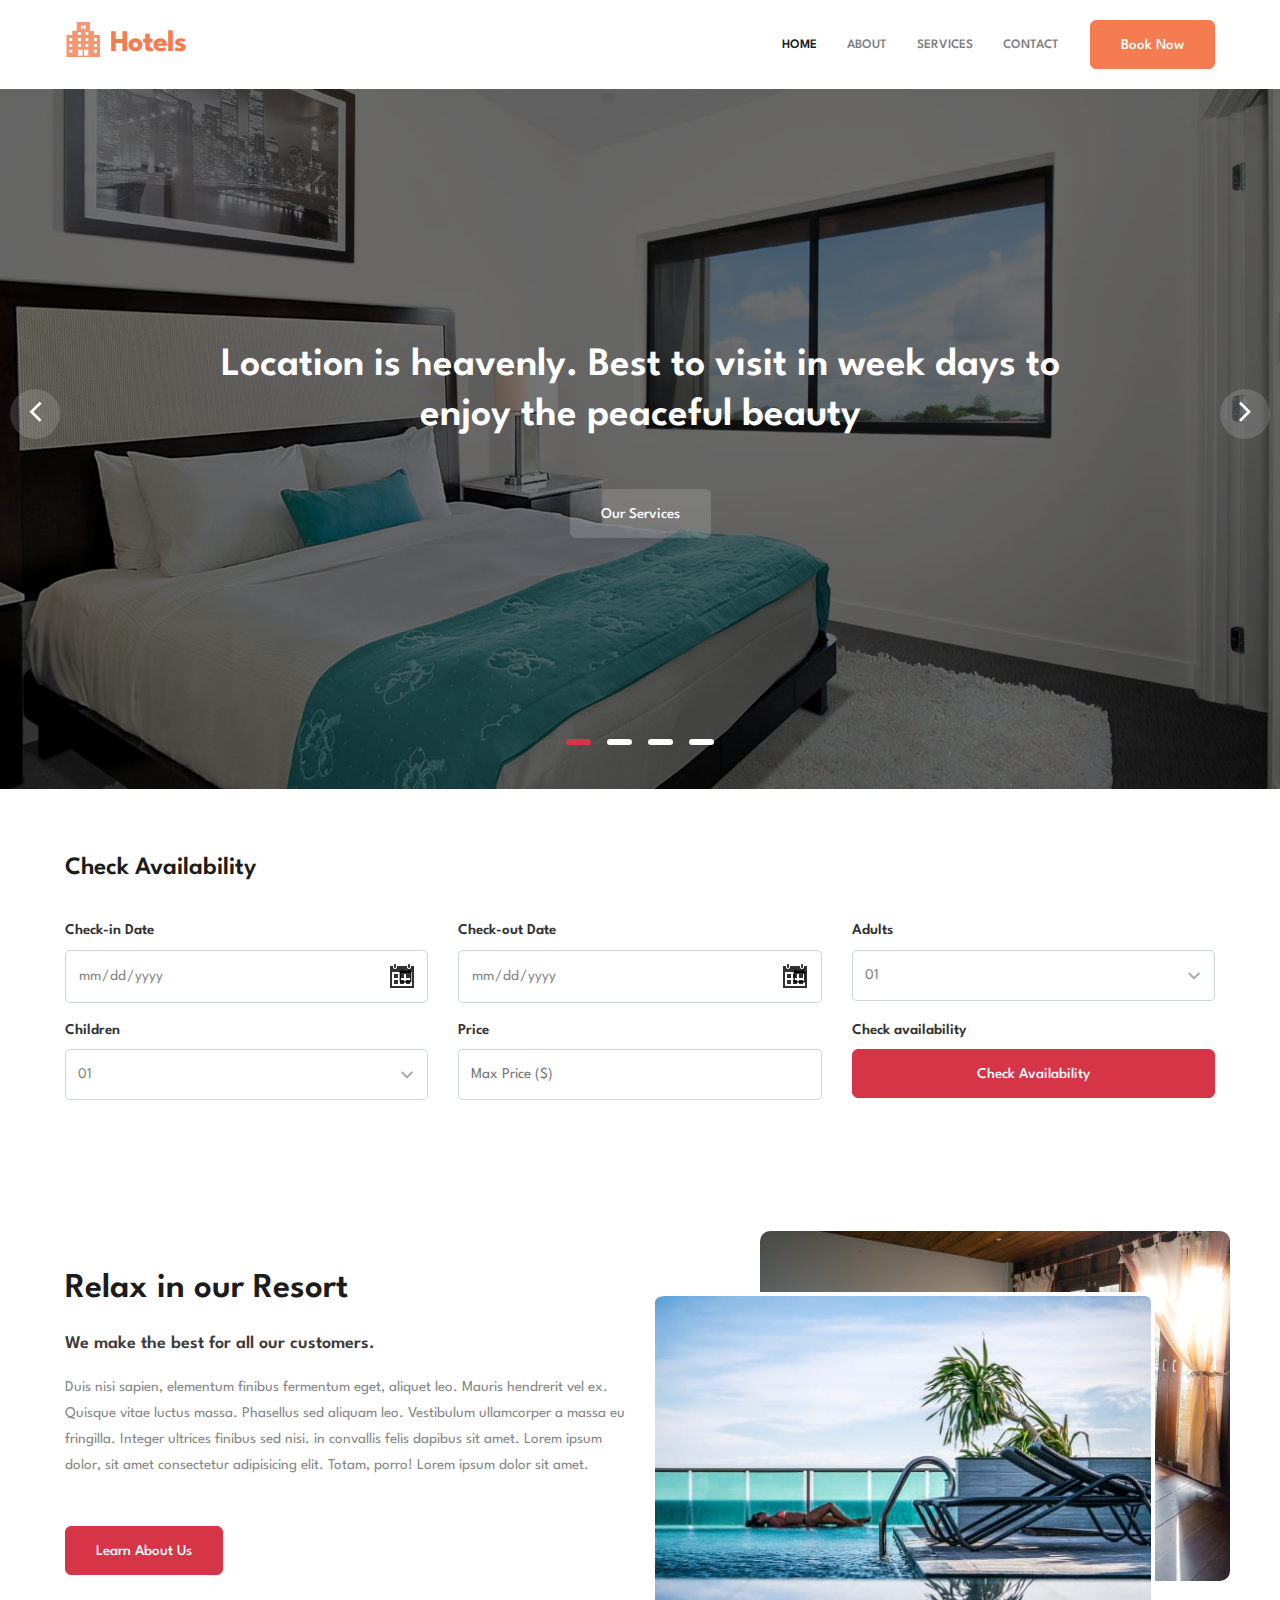
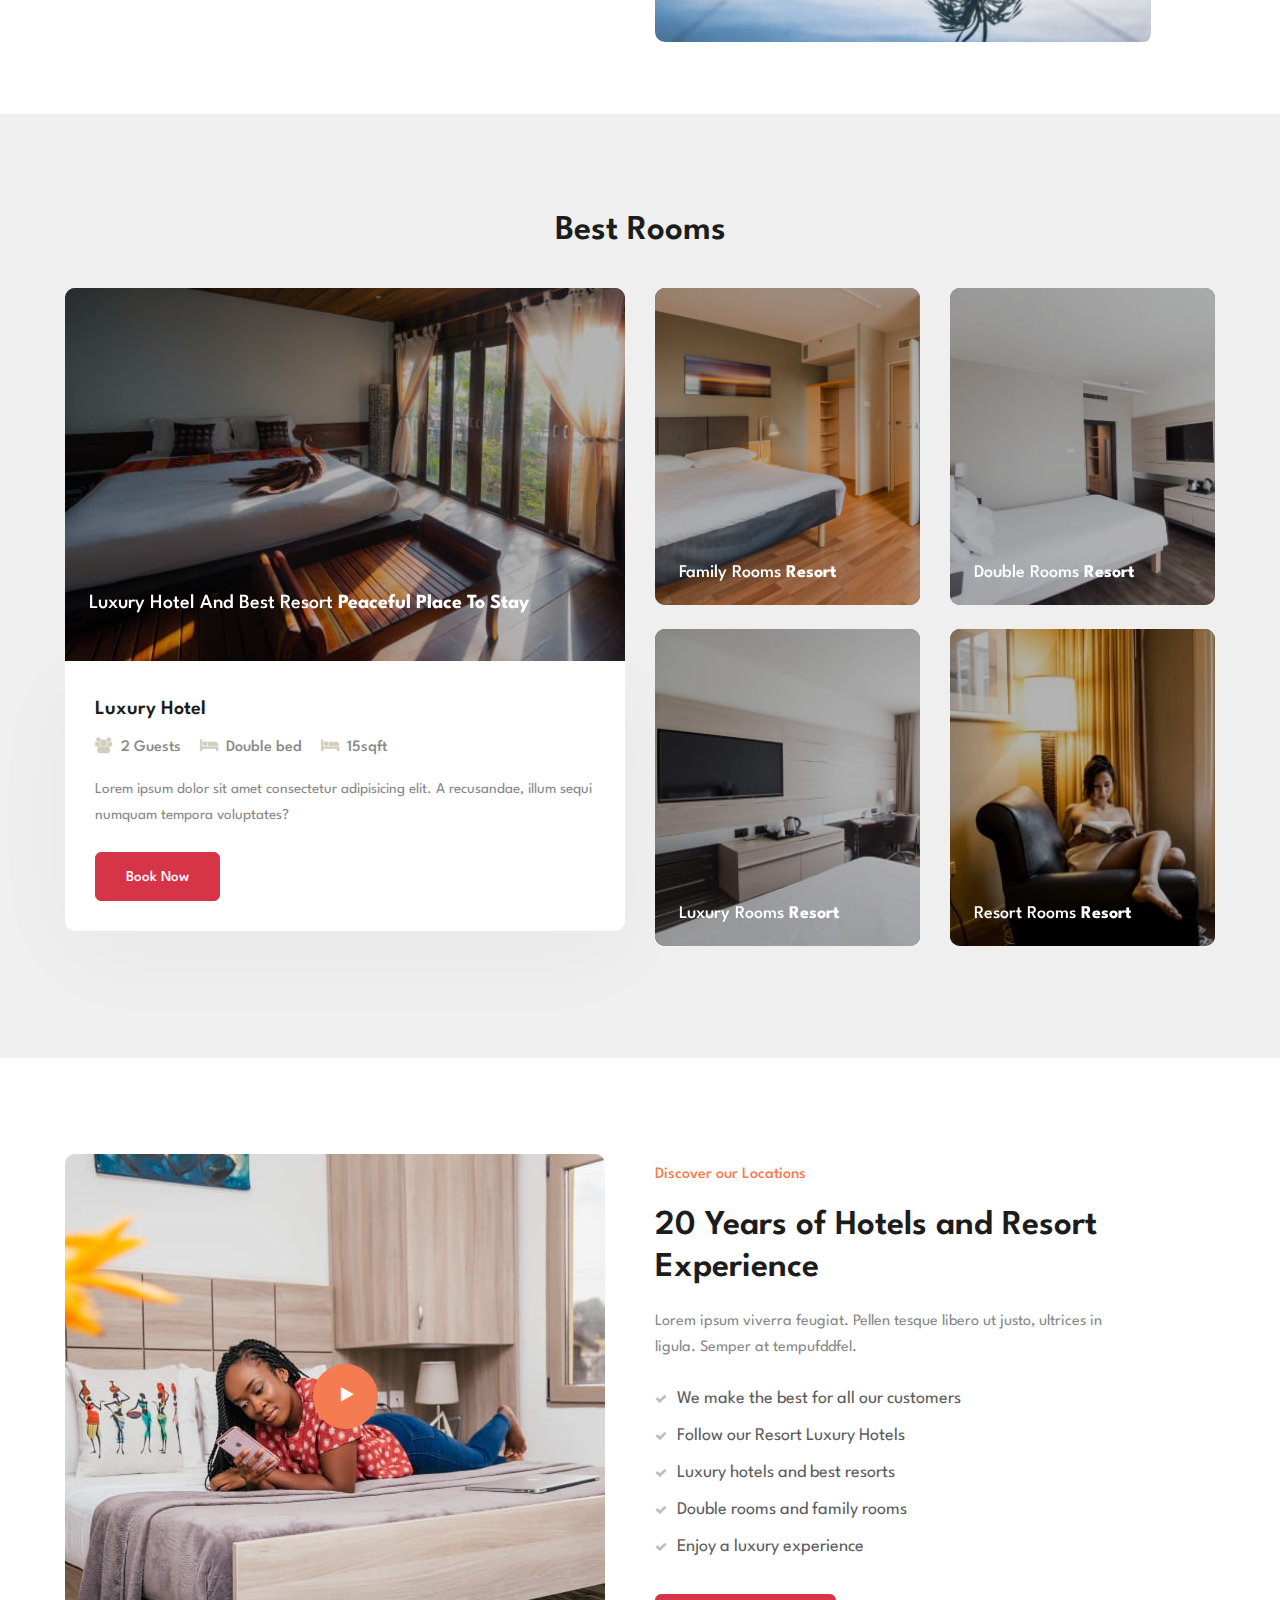
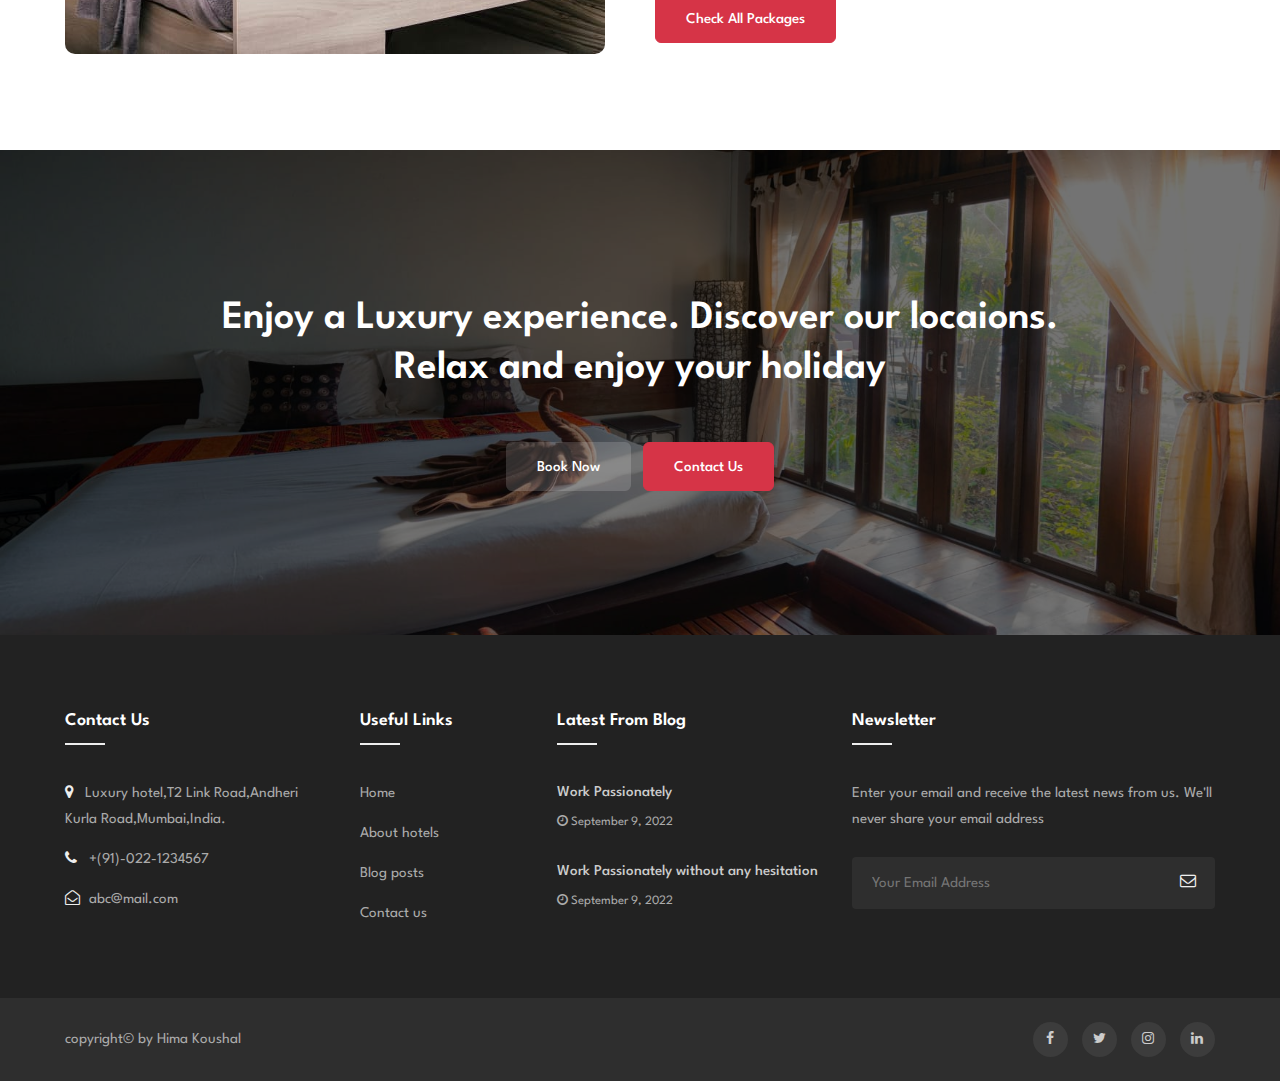
<file: index.html>
<!doctype html>
<html lang="en">
  <head>
    <meta charset="utf-8">
    <meta name="viewport" content="width=device-width, initial-scale=1, shrink-to-fit=no">

    <title>Hotels Booking Website</title>

    <link href="//fonts.googleapis.com/css?family=Spartan:400,500,600,700,900&display=swap" rel="stylesheet">

    <link rel="stylesheet" href="assets/css/style-starter.css">
  </head>
  <body>
<header class="w3l-header-nav">
	<nav class="navbar navbar-expand-lg navbar-light fill px-lg-0 py-0 px-3">
		<div class="container">
			<a class="navbar-brand" href="index.html">
				<img src="assets/images/hotels.png" alt="Your logo" style="height:35px;" /> Hotels</a>
	
						
			<button class="navbar-toggler" type="button" data-toggle="collapse" data-target="#navbarSupportedContent"
				aria-controls="navbarSupportedContent" aria-expanded="false" aria-label="Toggle navigation">
				<span class="navbar-toggler-icon"></span>
			</button>

			<div class="collapse navbar-collapse" id="navbarSupportedContent">
				<ul class="navbar-nav ml-auto">
					<li class="nav-item active">
						<a class="nav-link" href="index.html">Home</a>
					</li>
					<li class="nav-item @@about__active">
						<a class="nav-link" href="about.html">About</a>
					</li>
					<li class="nav-item @@services__active">
						<a class="nav-link" href="services.html">Services</a>
					</li>
					<li class="nav-item @@contact__active">
						<a class="nav-link" href="contact.html">Contact</a>
					</li>
				</ul>
				<a href="#booking" class="ml-3 book btn btn-secondary btn-style">Book Now</a>
			</div>
		</div>
	</nav>
	</header>
 <section class="w3l-main-slider" id="home">
     <div class="companies20-content">
         <div class="owl-one owl-carousel owl-theme">
             <div class="item">
                 <li>
                     <div class="slider-info banner-view bg bg2">
                         <div class="banner-info">
                             <div class="container">
                                 <div class="banner-info-bg">
                                     <h5>Location is heavenly. Best to visit in week days to enjoy the peaceful beauty
                                     </h5>
                                     <a class="btn btn-style transparent-btn mt-sm-5 mt-4" href="services.html"> Our
                                         Services</a>
                                 </div>
                             </div>
                         </div>
                     </div>
                 </li>
             </div>
             <div class="item">
                 <li>
                     <div class="slider-info  banner-view banner-top1 bg bg2">
                         <div class="banner-info">
                             <div class="container">
                                 <div class="banner-info-bg">
                                     <h5>Our new hotels will play a leading role in prompting the world peace.</h5>
                                     <a class="btn btn-style transparent-btn mt-sm-5 mt-4" href="services.html"> Our
                                         Services</a>
                                 </div>
                             </div>
                         </div>
                     </div>
                 </li>
             </div>
             <div class="item">
                 <li>
                     <div class="slider-info banner-view banner-top2 bg bg2">
                         <div class="banner-info">
                             <div class="container">
                                 <div class="banner-info-bg">
                                     <h5>Most hotels train their people with the booklets. We take ours to the ballet.
                                     </h5>
                                     <a class="btn btn-style transparent-btn mt-sm-5 mt-4" href="services.html"> Our
                                         Services</a>
                                 </div>
                             </div>
                         </div>
                     </div>
                 </li>
             </div>
             <div class="item">
                 <li>
                     <div class="slider-info banner-view banner-top3 bg bg2">
                         <div class="banner-info">
                             <div class="container">
                                 <div class="banner-info-bg">
                                     <h5>Good tourism will follow good hotels. Experience our luxury hotel rooms</h5>
                                     <a class="btn btn-style transparent-btn mt-sm-5 mt-4" href="services.html"> Our
                                         Services</a>
                                 </div>
                             </div>
                         </div>
                     </div>
                 </li>
             </div>
         </div>
     </div>
 </section>
<section class="w3l-availability-form" id="booking">
       <div class="w3l-availability-form-main py-5">
        <div class="container pt-lg-3 pb-lg-5">
            <div class="forms-top">
                <div class="form-right">
                    <div class="form-inner-cont">
                        <h3 class="title-small">Check Availability</h3>
                        <form action="search-results.html" method="post" class="signin-form">
                            <div class="row book-form">
                                <div class="form-input col-md-4 col-sm-6 mt-3">
                                    <label>Check-in Date</label>
                                    <input type="date" name="" placeholder="Date" required="">
                                </div>
                                <div class="form-input col-md-4 col-sm-6 mt-3">
                                    <label>Check-out Date</label>
                                    <input type="date" name="" placeholder="Date" required="">
                                </div>
                                <div class="form-input col-md-4 col-sm-6 mt-3">
                                    <label>Adults</label>
                                    <select class="selectpicker">
                                        <option>01</option>
                                        <option>02</option>
                                        <option>03</option>
                                        <option>04</option>
                                    </select>

                                </div>
                                <div class="form-input col-md-4 col-sm-6 mt-3">
                                    <label>Children</label>
                                    <select class="selectpicker">
                                        <option>01</option>
                                        <option>02</option>
                                        <option>03</option>
                                        <option>04</option>
                                    </select>

                                </div>
                                <div class="form-input col-md-4 col-sm-6 mt-3">
                                    <label>Price </label>
                                    <input type="text" name="" placeholder="Max Price ($)" required />
                                </div>
                                <div class="bottom-btn col-md-4 col-sm-6 mt-3">
                                    <label>Check availability </label>
                                    <button class="btn btn-style btn-primary w-100 px-2">Check Availability</button>
                                </div>
                            </div>
                        </form>
                    </div>
                </div>
            </div>
        </div>
    </div>
</section>
<section class="w3l-about py-5">
	<div class="container py-sm-4">
		<div class="row">
			<div class="col-lg-6 about-left mb-md-0 mb-5">
				<h3 class="title-big">Relax in our Resort</h3>
				<h5>We make the best for all our customers.</h5>
				<p class="mt-3">Duis nisi sapien, elementum finibus fermentum eget, aliquet leo. Mauris hendrerit vel ex.
					Quisque vitae luctus massa. Phasellus sed aliquam leo. Vestibulum ullamcorper a massa eu fringilla.
					Integer ultrices finibus sed nisi. in convallis felis dapibus sit amet. Lorem ipsum dolor, sit 
					amet consectetur adipisicing elit. Totam, porro! Lorem ipsum dolor sit amet.</p>
				<a href="about.html" class="btn btn-style btn-primary mt-sm-5 mt-4">Learn About Us</a>
			</div>
			<div class="col-lg-6 about-right position-relative mt-lg-0 mt-5">
				<img src="assets/images/top.jpg" alt="" class="img-fluid img-border mt-4" />
				<img src="assets/images/bottom.jpg" alt="" class="img-fluid position-absolute img-position" />
			</div>
		</div>
	</div>
</section>
<div class="best-rooms py-5">
    <div class="container py-lg-5 py-sm-4">
        <h3 class="title-big text-center">Best Rooms</h3>
        <div class="ban-content-inf row py-lg-3">
            <div class="maghny-gd-1 col-lg-6">
                <div class="maghny-grid">
                    <figure class="effect-lily">
                        <img class="img-fluid" src="assets/images/room1.jpg" alt="">
                        <figcaption class="w3set-hny">
                            <div>
                                <h4 class="top-text">Luxury Hotel and Best Resort
                                    <span>Peaceful Place to stay</span></h4>
                                <p>From 20$ </p>
                            </div>
                        </figcaption>
                    </figure>
                    <div class="room-info">
                        <h3 class="room-title"><a href="room-single.html">Luxury Hotel</a></h3>
                        <ul class="mb-3">
                            <li><span class="fa fa-users"></span> 2 Guests</li>
                            <li><span class="fa fa-bed"></span> Double bed</li>
                            <li><span class="fa fa-bed"></span> 15sqft</li>
                        </ul>
                        <p>Lorem ipsum dolor sit amet consectetur adipisicing elit. A recusandae, illum sequi numquam
                            tempora voluptates?</p>
                        <a href="#book" class="btn btn-style btn-primary mt-sm-4 mt-3">Book Now</a>
                    </div>
                </div>
            </div>
            <div class="maghny-gd-1 col-lg-6 mt-lg-0 mt-4">
                <div class="row">
                    <div class="maghny-gd-1 col-6">
                        <div class="maghny-grid">
                            <figure class="effect-lily border-radius">
                                <img class="img-fluid" src="assets/images/room2.jpg" alt="" />
                                <figcaption>
                                    <div>
                                        <h4>Family Rooms <span> Resort</span></h4>
                                        <p>From 20$ </p>
                                    </div>

                                </figcaption>
                            </figure>
                        </div>
                    </div>
                    <div class="maghny-gd-1 col-6">
                        <div class="maghny-grid">
                            <figure class="effect-lily border-radius">
                                <img class="img-fluid" src="assets/images/room3.jpg" alt="" />
                                <figcaption>
                                    <div>
                                        <h4>Double Rooms <span> Resort</span></h4>
                                        <p>From 20$ </p>
                                    </div>

                                </figcaption>
                            </figure>
                        </div>
                    </div>
                    <div class="maghny-gd-1 col-6 mt-4">
                        <div class="maghny-grid">
                            <figure class="effect-lily border-radius">
                                <img class="img-fluid" src="assets/images/room4.jpg" alt="" />
                                <figcaption>
                                    <div>
                                        <h4>Luxury Rooms <span> Resort</span></h4>
                                        <p>From 20$ </p>
                                    </div>

                                </figcaption>
                            </figure>
                        </div>
                    </div>
                    <div class="maghny-gd-1 col-6 mt-4">
                        <div class="maghny-grid">
                            <figure class="effect-lily border-radius">
                                <img class="img-fluid" src="assets/images/room5.jpg" alt="" />
                                <figcaption>
                                    <div>
                                        <h4>Resort Rooms <span> Resort</span></h4>
                                        <p>From 20$ </p>
                                    </div>

                                </figcaption>
                            </figure>
                        </div>
                    </div>
                </div>
            </div>
        </div>
    </div>
</div>
<section class="w3l-index3">
    <div class="midd-w3 py-5">
        <div class="container py-lg-5 py-md-3">
            <div class="row">
                <div class="col-lg-6 left-wthree-img text-righ">
                    <div class="position-relative">
                        <img src="assets/images/videobg.jpg" alt="" class="img-fluid" />
                        <a href="#small-dialog" class="popup-with-zoom-anim play-view text-center position-absolute">
                            <span class="video-play-icon">
                                <span class="fa fa-play"></span>
                            </span>
                        </a>
                                               <div id="small-dialog" class="zoom-anim-dialog mfp-hide">
                            <iframe src="https://player.vimeo.com/video/246941769" allow="autoplay; fullscreen" allowfullscreen=""></iframe>
                        </div>
                    </div>
                </div>
                <div class="col-lg-6 mt-lg-0 mt-5 about-right-faq align-self">
                    <h6>Discover our Locations</h6>
                    <h3 class="title-big">20 Years of Hotels and Resort Experience</h3>
                    <p class="mt-3">Lorem ipsum viverra feugiat. Pellen tesque libero ut justo,
                        ultrices in ligula. Semper at tempufddfel.</p>
                    <ul class="w3l-right-book mt-4">
                        <li><span class="fa fa-check" aria-hidden="true"></span>We make the best for all our customers</li>
                        <li><span class="fa fa-check" aria-hidden="true"></span>Follow our Resort Luxury Hotels</li>
                        <li><span class="fa fa-check" aria-hidden="true"></span>Luxury hotels and best resorts</li>
                        <li><span class="fa fa-check" aria-hidden="true"></span>Double rooms and family rooms</li>
                        <li><span class="fa fa-check" aria-hidden="true"></span>Enjoy a luxury experience</li>
                    </ul>
                    <a href="about.html" class="btn btn-style btn-primary mt-4">Check all packages</a>
                </div>
            </div>
        </div>
    </div>
</section>
<div class="quotation py-5">
	<div class="container py-xl-5 py-lg-3">
		<div class="welcome-left text-center py-md-5 py-3">
			<h3>Enjoy a Luxury experience. Discover our locaions. Relax and enjoy your holiday</h3>
			<a href="booking.html" class="btn btn-style transparent-btn mt-sm-5 mt-4 mr-2">Book Now</a>
			<a href="contact.html" class="btn btn-style btn-primary mt-sm-5 mt-4">Contact Us</a>
		</div>
	</div>
</div>
<section class="w3l-footer-29-main">
  <div class="footer-29 py-5">
    <div class="container py-lg-4">
      <div class="row footer-top-29">
        <div class="col-lg-3 col-md-6 col-sm-8 footer-list-29 footer-1">
          <h6 class="footer-title-29">Contact Us</h6>
          <ul>
            <li>
              <p><span class="fa fa-map-marker"></span>Luxury hotel,T2 Link Road,Andheri Kurla Road,Mumbai,India.
              </p>
            </li>
            <li><a href="tel:+91-002-1234567"><span class="fa fa-phone"></span> +(91)-022-1234567</a></li>
            <li><a href="mailto:abc@mail.com" class="mail"><span class="fa fa-envelope-open-o"></span>
                abc@mail.com</a></li>
          </ul>
        </div>
        <div class="col-lg-2 col-md-6 col-sm-4 footer-list-29 footer-2 mt-sm-0 mt-5">

          <ul>
            <h6 class="footer-title-29">Useful Links</h6>
            <li><a href="index.html">Home</a></li>
            <li><a href="about.html">About hotels</a></li>
            <li><a href="#blogposts"> Blog posts</a></li>
            <li><a href="contact.html">Contact us</a></li>
          </ul>
        </div>
        <div class="col-lg-3 col-md-6 col-sm-5 footer-list-29 footer-3 mt-lg-0 mt-5">
            <h6 class="footer-title-29">Latest from blog</h6>
            <div class="footer-post mb-4">
              <a href="#url">Work Passionately</a>
              <p class="small"><span class="fa fa-clock-o"></span> September 9, 2022</p>
            </div>
            <div class="footer-post">
              <a href="#url">Work Passionately without any hesitation</a>
              <p class="small"><span class="fa fa-clock-o"></span> September 9, 2022</p>
            </div>
            
        </div>
        <div class="col-lg-4 col-md-6 col-sm-7 footer-list-29 footer-4 mt-lg-0 mt-5">
          <h6 class="footer-title-29">Newsletter </h6>
          <p>Enter your email and receive the latest news from us.
           We'll never share your email address</p>

          <form action="#" class="subscribe" method="post">
            <input type="email" name="email" placeholder="Your Email Address" required="">
            <button><span class="fa fa-envelope-o"></span></button>
          </form>
        </div>
      </div>
    </div>
  </div>
</section>

<section class="w3l-footer-29-main w3l-copyright">
  <div class="container">
    <div class="row bottom-copies">
      <p class="col-lg-8 copy-footer-29">copyright&copy; by Hima Koushal</p>

      <div class="col-lg-4 main-social-footer-29">
        <a href="#facebook" class="facebook"><span class="fa fa-facebook"></span></a>
        <a href="#twitter" class="twitter"><span class="fa fa-twitter"></span></a>
        <a href="#instagram" class="instagram"><span class="fa fa-instagram"></span></a>
        <a href="#linkedin" class="linkedin"><span class="fa fa-linkedin"></span></a>
      </div>

    </div>
  </div>

 <button onclick="topFunction()" id="movetop" title="Go to top">
  &#10548;
</button>
<script>
    window.onscroll = function () {
    scrollFunction()
  };

  function scrollFunction() {
    if (document.body.scrollTop > 20 || document.documentElement.scrollTop > 20) {
      document.getElementById("movetop").style.display = "block";
    } else {
      document.getElementById("movetop").style.display = "none";
    }
  }

  
  function topFunction() {
    document.body.scrollTop = 0;
    document.documentElement.scrollTop = 0;
  }
</script>
</section>

<script src="assets/js/jquery-3.3.1.min.js"></script>

<script src="assets/js/owl.carousel.js"></script>
<script>
  $(document).ready(function () {
    $('.owl-one').owlCarousel({
      loop: true,
      margin: 0,
      nav: false,
      responsiveClass: true,
      autoplay: false,
      autoplayTimeout: 5000,
      autoplaySpeed: 1000,
      autoplayHoverPause: false,
      responsive: {
        0: {
          items: 1,
          nav: false
        },
        480: {
          items: 1,
          nav: false
        },
        667: {
          items: 1,
          nav: true
        },
        1000: {
          items: 1,
          nav: true
        }
      }
    })
  })
</script>


<script>
  $(document).ready(function () {
    $('.owl-testimonial').owlCarousel({
      loop: true,
      margin: 0,
      nav: true,
      responsiveClass: true,
      autoplay: false,
      autoplayTimeout: 5000,
      autoplaySpeed: 1000,
      autoplayHoverPause: false,
      responsive: {
        0: {
          items: 1,
          nav: false
        },
        480: {
          items: 1,
          nav: false
        },
        667: {
          items: 1,
          nav: true
        },
        1000: {
          items: 1,
          nav: true
        }
      }
    })
  })
</script>
<script src="assets/js/jquery.magnific-popup.min.js"></script>
<script>
  $(document).ready(function () {
    $('.popup-with-zoom-anim').magnificPopup({
      type: 'inline',

      fixedContentPos: false,
      fixedBgPos: true,

      overflowY: 'auto',

      closeBtnInside: true,
      preloader: false,

      midClick: true,
      removalDelay: 300,
      mainClass: 'my-mfp-zoom-in'
    });

    $('.popup-with-move-anim').magnificPopup({
      type: 'inline',

      fixedContentPos: false,
      fixedBgPos: true,

      overflowY: 'auto',

      closeBtnInside: true,
      preloader: false,

      midClick: true,
      removalDelay: 300,
      mainClass: 'my-mfp-slide-bottom'
    });
  });
</script>


<script>
$(function () {
  $('.navbar-toggler').click(function () {
    $('body').toggleClass('noscroll');
  })
});
</script>


<script src="assets/js/bootstrap.min.js"></script>

</body>

</html>
</file>
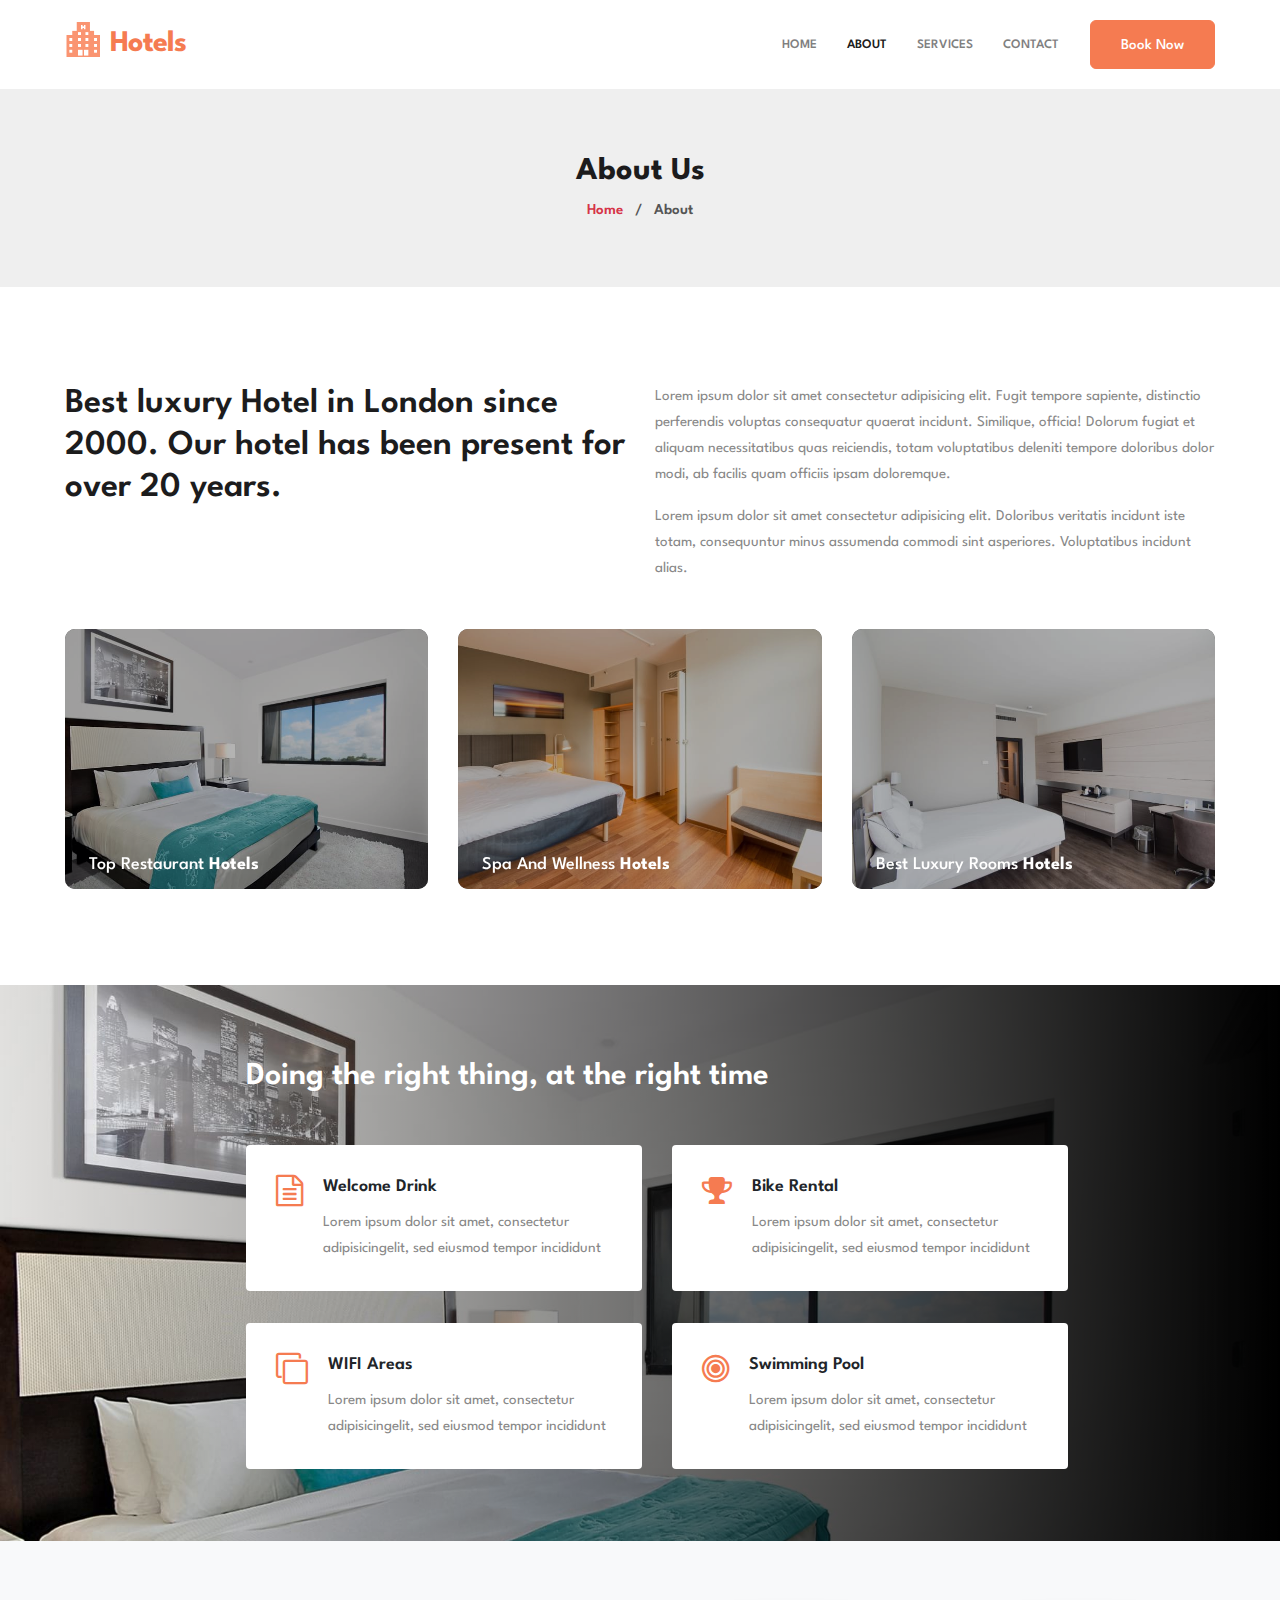
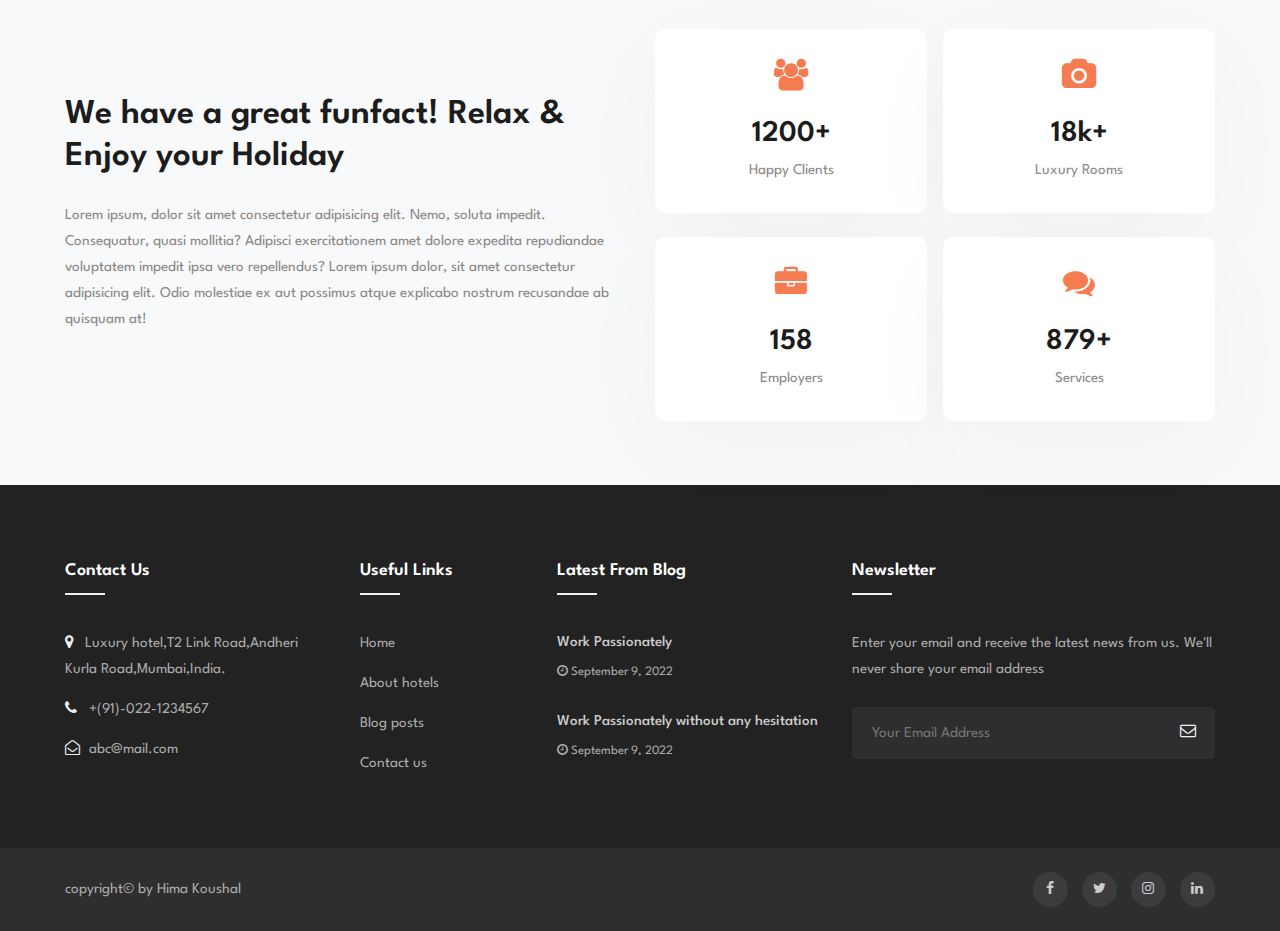
<file: about.html>
<!doctype html>
<html lang="en">
  <head>
        <meta charset="utf-8">
    <meta name="viewport" content="width=device-width, initial-scale=1, shrink-to-fit=no">

    <title>Hotels Booking Website</title>

    <link href="//fonts.googleapis.com/css?family=Spartan:400,500,600,700,900&display=swap" rel="stylesheet">

    
    <link rel="stylesheet" href="assets/css/style-starter.css">
  </head>
  <body>


<header class="w3l-header-nav">

	<nav class="navbar navbar-expand-lg navbar-light fill px-lg-0 py-0 px-3">
		<div class="container">
			<a class="navbar-brand" href="index.html">
				<img src="assets/images/hotels.png" alt="Your logo" style="height:35px;" /> Hotels</a>
		
			<button class="navbar-toggler" type="button" data-toggle="collapse" data-target="#navbarSupportedContent"
				aria-controls="navbarSupportedContent" aria-expanded="false" aria-label="Toggle navigation">
				<span class="navbar-toggler-icon"></span>
			</button>

			<div class="collapse navbar-collapse" id="navbarSupportedContent">
				<ul class="navbar-nav ml-auto">
					<li class="nav-item @@home__active">
						<a class="nav-link" href="index.html">Home</a>
					</li>
					<li class="nav-item active">
						<a class="nav-link" href="about.html">About</a>
					</li>
					<li class="nav-item @@services__active">
						<a class="nav-link" href="services.html">Services</a>
					</li>
					<li class="nav-item @@contact__active">
						<a class="nav-link" href="contact.html">Contact</a>
					</li>
				</ul>
				<a href="#booking" class="ml-3 book btn btn-secondary btn-style">Book Now</a>
			</div>
		</div>
	</nav>

</header>

<section class="w3l-breadcrumb">
    <div class="breadcrum-bg py-sm-5 py-4">
        <div class="container py-lg-3">

            <h2>About Us</h2>
            <p><a href="index.html">Home</a> &nbsp; / &nbsp; About</p>

        </div>
    </div>
</section>
<div class="w3l-about-us best-rooms py-5">
    <div class="container py-lg-5 py-sm-4">
        <div class="maghny-gd-1">
            <div class="row about-text">
                <div class="col-lg-6">
                    <h3 class="title-big">Best luxury Hotel in London since 2000. Our hotel has been present for over 20
                        years.</h3>
                </div>
                <div class="col-lg-6">
                    <p>Lorem ipsum dolor sit amet consectetur adipisicing elit. Fugit tempore sapiente, distinctio
                        perferendis voluptas consequatur quaerat incidunt. Similique, officia! Dolorum fugiat et aliquam
                        necessitatibus quas reiciendis, totam voluptatibus deleniti tempore doloribus dolor modi, ab
                        facilis quam officiis ipsam doloremque.</p>
                    <p class="mt-3">Lorem ipsum dolor sit amet consectetur adipisicing elit. Doloribus veritatis incidunt iste totam,
                        consequuntur minus assumenda commodi sint asperiores. Voluptatibus incidunt alias.</p>
                </div>
            </div>
            <div class="row mt-5">
                <div class="maghny-gd-1 col-lg-4 col-md-6">
                    <div class="maghny-grid">
                        <figure class="effect-lily border-radius">
                            <img class="img-fluid" src="assets/images/about1.jpg">
                            <figcaption class="w3set-hny">
                                <div>
                                    <h4>Top Restaurant <span> Hotels</span></h4>
                                    <p>Breakfast and Dinner</p>
                                </div>

                            </figcaption>
                        </figure>
                    </div>
                </div>
                <div class="maghny-gd-1 col-lg-4 col-md-6 mt-md-0 mt-4">
                    <div class="maghny-grid">
                        <figure class="effect-lily border-radius">
                            <img class="img-fluid" src="assets/images/about2.jpg">
                            <figcaption class="w3set-hny">
                                <div>
                                    <h4>Spa and Wellness <span> Hotels</span></h4>
                                    <p>Open Daily </p>
                                </div>

                            </figcaption>
                        </figure>
                    </div>
                </div>
                <div class="maghny-gd-1 col-lg-4 col-md-6 mt-lg-0 mt-4">
                    <div class="maghny-grid">
                        <figure class="effect-lily border-radius">
                            <img class="img-fluid" src="assets/images/about3.jpg">
                            <figcaption class="w3set-hny">
                                <div>
                                    <h4>Best Luxury Rooms <span> Hotels</span></h4>
                                    <p>Cool view </p>
                                </div>

                            </figcaption>
                        </figure>
                    </div>
                </div>
            </div>
        </div>
    </div>
</div>
<section class="w3-about-2" id="features">
    <div class="w3-services-ab py-5">
        <div class="container py-lg-4 py-md-3">
            <div class="title-section">

                <div class="title-line">
                </div>
            </div>
            <div class="row w3-services-grids">
                <div class="col-lg-9 w3-services-right-grid pl-lg-5 mx-auto">
                    <h4 class="mb-md-5 mb-4">Doing the right thing, at the right time</h4>
                    <div class="fea-gd-vv row">
                        <div class="col-md-6">
                            <div class="float-lt feature-gd">
                                <div class="icon"> <span class="fa fa-file-text-o" aria-hidden="true"></span></div>
                                <div class="icon-info">
                                    <h5>Welcome Drink</h5>
                                    <p> Lorem ipsum dolor sit amet, consectetur adipisicingelit, sed eiusmod tempor
                                        incididunt </p>

                                </div>
                            </div>
                        </div>
                        <div class="col-md-6 mt-md-0 mt-4">
                            <div class="float-mid feature-gd">
                                <div class="icon"> <span class="fa fa-trophy" aria-hidden="true"></span></div>
                                <div class="icon-info">
                                    <h5>Bike Rental</h5>
                                    <p> Lorem ipsum dolor sit amet, consectetur adipisicingelit, sed eiusmod tempor
                                        incididunt </p>
                                </div>
                            </div>
                        </div>
                        <div class="col-md-6 mt-4 pt-md-2">
                            <div class="float-rt feature-gd">
                                <div class="icon"> <span class="fa fa-clone" aria-hidden="true"></span></div>
                                <div class="icon-info">
                                    <h5>WIFI Areas</h5>
                                    <p> Lorem ipsum dolor sit amet, consectetur adipisicingelit, sed eiusmod tempor
                                        incididunt </p>
                                </div>
                            </div>
                        </div>
                        <div class="col-md-6 mt-4 pt-md-2">
                            <div class="float-lt feature-gd">
                                <div class="icon"> <span class="fa fa-bullseye" aria-hidden="true"></span></div>
                                <div class="icon-info">
                                    <h5>Swimming Pool</h5>
                                    <p> Lorem ipsum dolor sit amet, consectetur adipisicingelit, sed eiusmod tempor
                                        incididunt </p>

                                </div>
                            </div>
                        </div>

                    </div>
                </div>
            </div>
        </div>
    </div>
</section>


<section class="w3l-stats">
    <div class="main-w3 py-5">
        <div class="container py-lg-3">
            <div class="row align-items-center">
                <div class="col-lg-6 title">
                    <h3 class="title-big">We have a great funfact! Relax & Enjoy your Holiday</h3>
                    <p class="mt-4">Lorem ipsum, dolor sit amet consectetur adipisicing elit. Nemo, soluta impedit.
                        Consequatur,
                        quasi mollitia? Adipisci exercitationem amet dolore expedita repudiandae voluptatem impedit ipsa
                        vero
                        repellendus? Lorem ipsum dolor, sit amet consectetur adipisicing elit. Odio molestiae ex aut
                        possimus atque explicabo nostrum recusandae ab quisquam at!</p>
                </div>
                <div class="col-lg-6 main-cont-wthree-fea text-center">
                    <div class="row">
                        <div class="col-6 pr-2 mt-4">
                            <div class="grids-speci1">
                                <span class="fa fa-users"></span>
                                <h3 class="title-spe">1200+</h3>
                                <p>Happy Clients</p>
                            </div>
                        </div>
                        <div class="col-6 pl-2 mt-4">
                            <div class="grids-speci1">
                                <span class="fa fa-camera"></span>
                                <h3 class="title-spe">18k+</h3>
                                <p>Luxury Rooms</p>
                            </div>
                        </div>
                        <div class="col-6 pr-2 mt-4">
                            <div class="grids-speci1">
                                <span class="fa fa-briefcase"></span>
                                <h3 class="title-spe">158</h3>
                                <p>Employers</p>
                            </div>
                        </div>
                        <div class="col-6 pl-2 mt-4">
                            <div class="grids-speci1">
                                <span class="fa fa-comments"></span>
                                <h3 class="title-spe">879+</h3>
                                <p>Services</p>
                            </div>
                        </div>
                    </div>
                </div>
            </div>

        </div>
    </div>
</section>

</section>
<section class="w3l-footer-29-main">
  <div class="footer-29 py-5">
    <div class="container py-lg-4">
      <div class="row footer-top-29">
        <div class="col-lg-3 col-md-6 col-sm-8 footer-list-29 footer-1">
          <h6 class="footer-title-29">Contact Us</h6>
          <ul>
            <li>
              <p><span class="fa fa-map-marker"></span>Luxury hotel,T2 Link Road,Andheri Kurla Road,Mumbai,India.</p>
            </li>
            <li><a href="tel:+91-022-1234567"><span class="fa fa-phone"></span> +(91)-022-1234567</a></li>
            <li><a href="mailto:abc@mail.com" class="mail"><span class="fa fa-envelope-open-o"></span>
                abc@mail.com</a></li>
          </ul>
        </div>
        <div class="col-lg-2 col-md-6 col-sm-4 footer-list-29 footer-2 mt-sm-0 mt-5">

          <ul>
            <h6 class="footer-title-29">Useful Links</h6>
            <li><a href="index.html">Home</a></li>
            <li><a href="about.html">About hotels</a></li>
            <li><a href="#blogposts"> Blog posts</a></li>
            <li><a href="contact.html">Contact us</a></li>
          </ul>
        </div>
        <div class="col-lg-3 col-md-6 col-sm-5 footer-list-29 footer-3 mt-lg-0 mt-5">
            <h6 class="footer-title-29">Latest from blog</h6>
            <div class="footer-post mb-4">
              <a href="#url">Work Passionately</a>
              <p class="small"><span class="fa fa-clock-o"></span> September 9, 2022</p>
            </div>
            <div class="footer-post">
              <a href="#url">Work Passionately without any hesitation</a>
              <p class="small"><span class="fa fa-clock-o"></span> September 9, 2022</p>
            </div>
            
        </div>
        <div class="col-lg-4 col-md-6 col-sm-7 footer-list-29 footer-4 mt-lg-0 mt-5">
          <h6 class="footer-title-29">Newsletter </h6>
          <p>Enter your email and receive the latest news from us.
           We'll never share your email address</p>

          <form action="#" class="subscribe" method="post">
            <input type="email" name="email" placeholder="Your Email Address" required="">
            <button><span class="fa fa-envelope-o"></span></button>
          </form>
        </div>
      </div>
    </div>
  </div>
</section>

<section class="w3l-footer-29-main w3l-copyright">
  <div class="container">
    <div class="row bottom-copies">
      <p class="col-lg-8 copy-footer-29">copyright&copy; by Hima Koushal</p>

      <div class="col-lg-4 main-social-footer-29">
        <a href="#facebook" class="facebook"><span class="fa fa-facebook"></span></a>
        <a href="#twitter" class="twitter"><span class="fa fa-twitter"></span></a>
        <a href="#instagram" class="instagram"><span class="fa fa-instagram"></span></a>
        <a href="#linkedin" class="linkedin"><span class="fa fa-linkedin"></span></a>
      </div>

    </div>
  </div>


 <button onclick="topFunction()" id="movetop" title="Go to top">
  &#10548;
</button>
<script>
  
  window.onscroll = function () {
    scrollFunction()
  };

  function scrollFunction() {
    if (document.body.scrollTop > 20 || document.documentElement.scrollTop > 20) {
      document.getElementById("movetop").style.display = "block";
    } else {
      document.getElementById("movetop").style.display = "none";
    }
  }

 
  function topFunction() {
    document.body.scrollTop = 0;
    document.documentElement.scrollTop = 0;
  }
</script>

</section>


<script src="assets/js/jquery-3.3.1.min.js"></script>

<script src="assets/js/owl.carousel.js"></script>

<script>
  $(document).ready(function () {
    $('.owl-one').owlCarousel({
      loop: true,
      margin: 0,
      nav: false,
      responsiveClass: true,
      autoplay: false,
      autoplayTimeout: 5000,
      autoplaySpeed: 1000,
      autoplayHoverPause: false,
      responsive: {
        0: {
          items: 1,
          nav: false
        },
        480: {
          items: 1,
          nav: false
        },
        667: {
          items: 1,
          nav: true
        },
        1000: {
          items: 1,
          nav: true
        }
      }
    })
  })
</script>

<script>
  $(document).ready(function () {
    $('.owl-testimonial').owlCarousel({
      loop: true,
      margin: 0,
      nav: true,
      responsiveClass: true,
      autoplay: false,
      autoplayTimeout: 5000,
      autoplaySpeed: 1000,
      autoplayHoverPause: false,
      responsive: {
        0: {
          items: 1,
          nav: false
        },
        480: {
          items: 1,
          nav: false
        },
        667: {
          items: 1,
          nav: true
        },
        1000: {
          items: 1,
          nav: true
        }
      }
    })
  })
</script>

<script src="assets/js/jquery.magnific-popup.min.js"></script>
<script>
  $(document).ready(function () {
    $('.popup-with-zoom-anim').magnificPopup({
      type: 'inline',

      fixedContentPos: false,
      fixedBgPos: true,

      overflowY: 'auto',

      closeBtnInside: true,
      preloader: false,

      midClick: true,
      removalDelay: 300,
      mainClass: 'my-mfp-zoom-in'
    });

    $('.popup-with-move-anim').magnificPopup({
      type: 'inline',

      fixedContentPos: false,
      fixedBgPos: true,

      overflowY: 'auto',

      closeBtnInside: true,
      preloader: false,

      midClick: true,
      removalDelay: 300,
      mainClass: 'my-mfp-slide-bottom'
    });
  });
</script>



<script>
$(function () {
  $('.navbar-toggler').click(function () {
    $('body').toggleClass('noscroll');
  })
});
</script>


<script src="assets/js/bootstrap.min.js"></script>

</body>

</html>
</file>
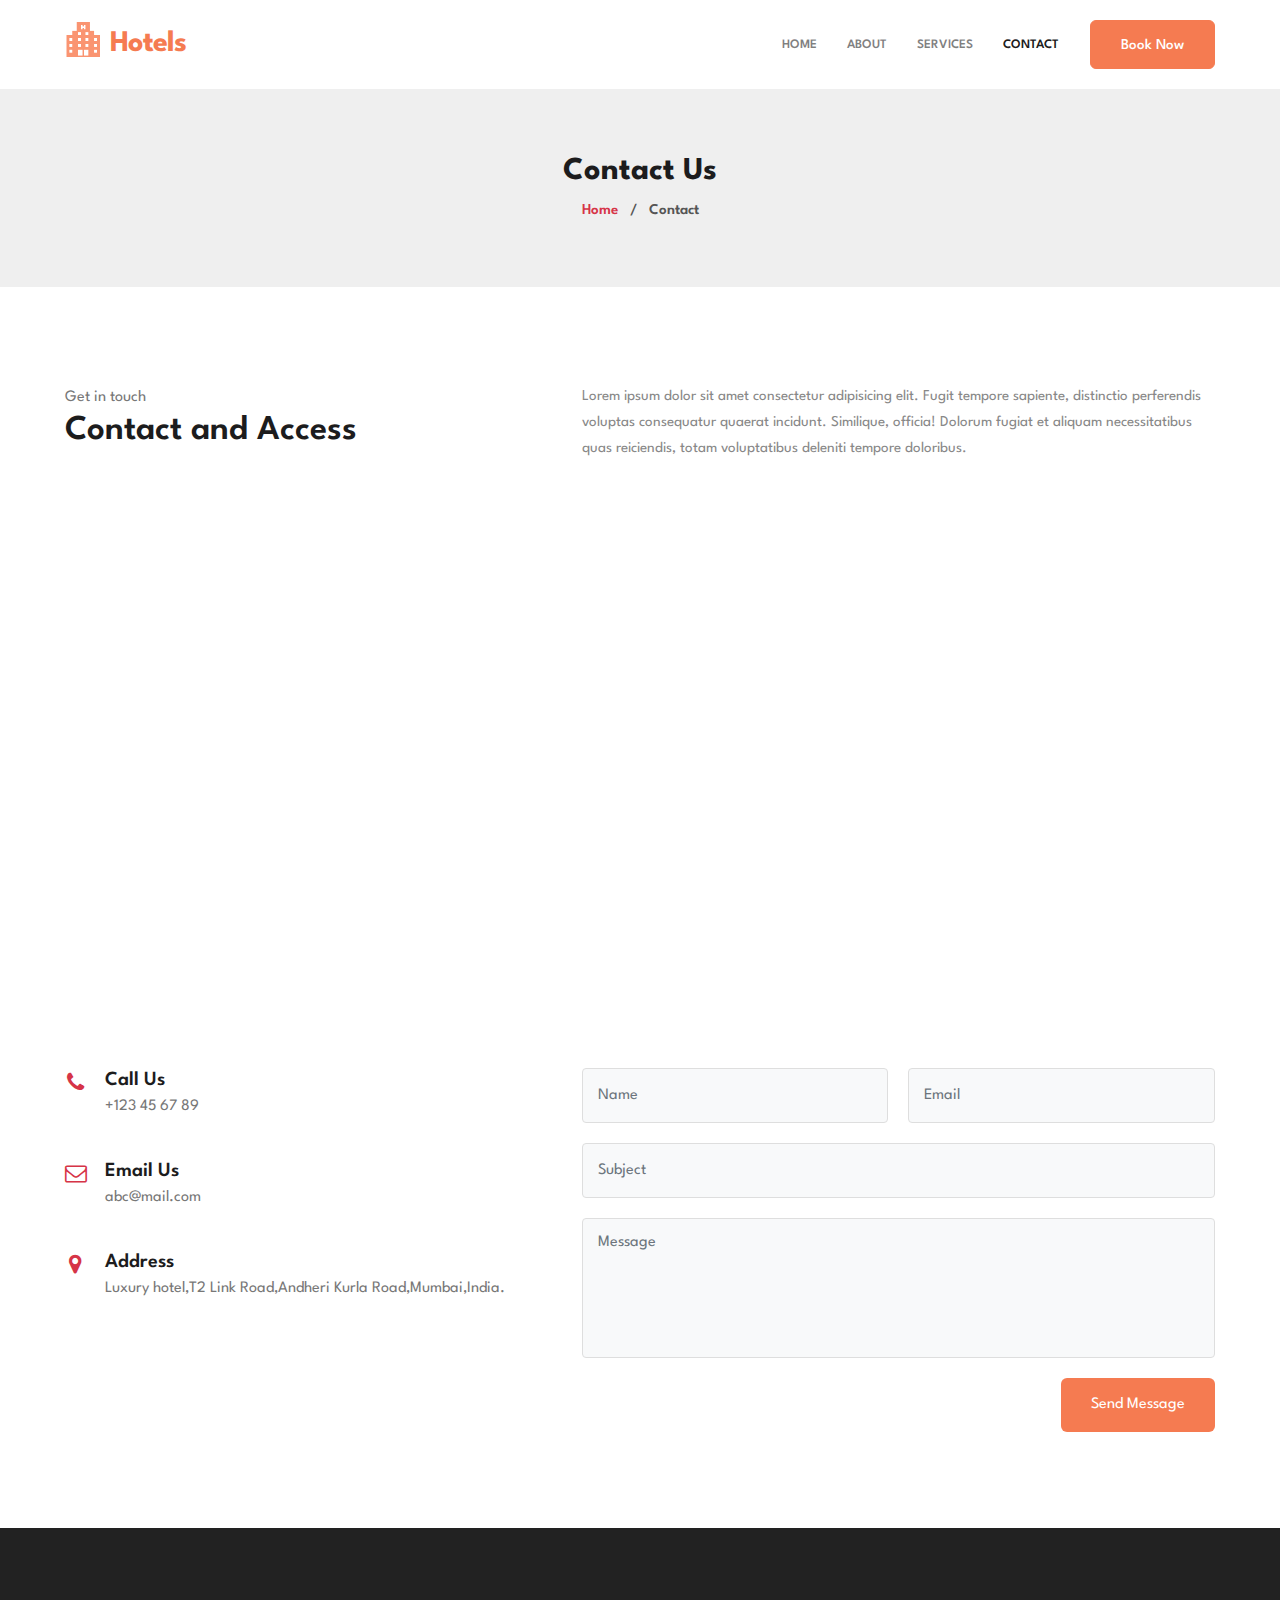
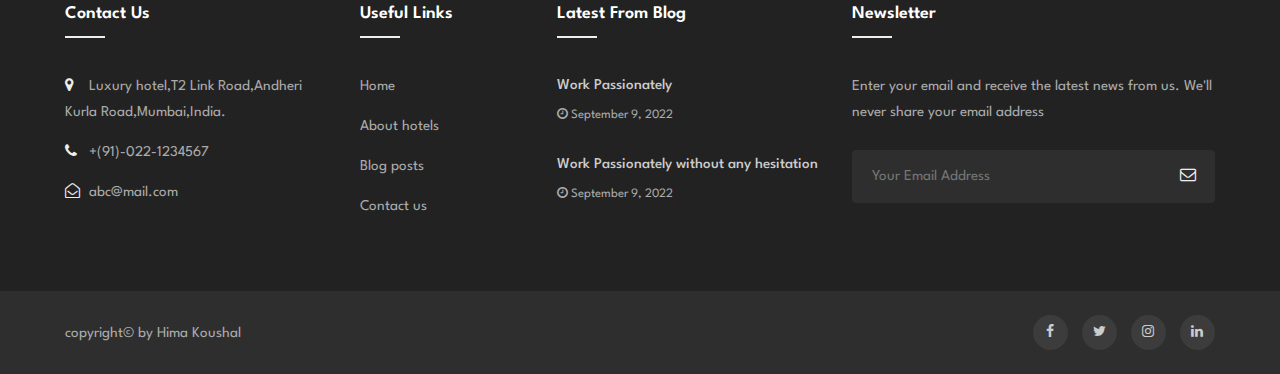
<file: contact.html>
<!doctype html>
<html lang="en">
  <head>
    
    <meta charset="utf-8">
    <meta name="viewport" content="width=device-width, initial-scale=1, shrink-to-fit=no">

    <title>Hotels Booking Website</title>

    <link href="//fonts.googleapis.com/css?family=Spartan:400,500,600,700,900&display=swap" rel="stylesheet">

    
    <link rel="stylesheet" href="assets/css/style-starter.css">
  </head>
  <body>


<header class="w3l-header-nav">
	
	<nav class="navbar navbar-expand-lg navbar-light fill px-lg-0 py-0 px-3">
		<div class="container">
			<a class="navbar-brand" href="index.html">
				<img src="assets/images/hotels.png" alt="Your logo" style="height:35px;" /> Hotels</a>
			
			<button class="navbar-toggler" type="button" data-toggle="collapse" data-target="#navbarSupportedContent"
				aria-controls="navbarSupportedContent" aria-expanded="false" aria-label="Toggle navigation">
				<span class="navbar-toggler-icon"></span>
			</button>

			<div class="collapse navbar-collapse" id="navbarSupportedContent">
				<ul class="navbar-nav ml-auto">
					<li class="nav-item @@home__active">
						<a class="nav-link" href="index.html">Home</a>
					</li>
					<li class="nav-item @@about__active">
						<a class="nav-link" href="about.html">About</a>
					</li>
					<li class="nav-item @@services__active">
						<a class="nav-link" href="services.html">Services</a>
					</li>
					<li class="nav-item active">
						<a class="nav-link" href="contact.html">Contact</a>
					</li>
				</ul>
				<a href="#booking" class="ml-3 book btn btn-secondary btn-style">Book Now</a>
			</div>
		</div>
	</nav>
	
</header>

<section class="w3l-breadcrumb">
    <div class="breadcrum-bg py-sm-5 py-4">
        <div class="container py-lg-3">
            <h2>Contact Us</h2>
            <p><a href="index.html">Home</a> &nbsp; / &nbsp; Contact</p>

        </div>
    </div>
</section>

<section class="w3l-contact-1 py-5">
    <div class="contacts-9 py-lg-5 py-sm-4">
        <div class="container">
            <div class="d-grid contact-view">
                <div class="cont-details">
                    <p>Get in touch</p>
                    <h3 class="title-big">Contact and Access</h3>
                </div>
                <div class="map-content-9">
                    <p>Lorem ipsum dolor sit amet consectetur adipisicing elit. Fugit tempore sapiente, distinctio
                        perferendis voluptas consequatur quaerat incidunt. Similique, officia! Dolorum fugiat et aliquam
                        necessitatibus quas reiciendis, totam voluptatibus deleniti tempore doloribus.</p>
                </div>
            </div>
            <div class="map-iframe my-5">
              <div style="max-width:100%;height:300;list-style:none; transition: none;overflow:hidden;width:1300px;height:500px;"><div id="googlemaps-canvas" style="height:100%; width:100%;max-width:100%;"><iframe style="height:100%;width:100%;border:0;" frameborder="0" src="https://www.google.com/maps/embed/v1/place?q=Andheri+road+mumbai&key=AIzaSyBFw0Qbyq9zTFTd-tUY6dZWTgaQzuU17R8"></iframe></div><a class="googlemaps-code" href="https://www.embed-map.com" id="enablemap-data">https://www.embed-map.com</a><style>#googlemaps-canvas img{max-height:none;max-width:none!important;background:none!important;}</style></div>
            </div>
            <div class="d-grid contact-view">
                <div class="cont-details">
                    <div class="cont-top">
                        <div class="cont-left text-center">
                            <span class="fa fa-phone text-primary"></span>
                        </div>
                        <div class="cont-right">
                            <h6>Call Us</h6>
                            <p><a href="tel:+91 99 555 42">+123 45 67 89</a></p>
                        </div>
                    </div>
                    <div class="cont-top margin-up">
                        <div class="cont-left text-center">
                            <span class="fa fa-envelope-o text-primary"></span>
                        </div>
                        <div class="cont-right">
                            <h6>Email Us</h6>
                            <p><a href="mailto:abc@mail.com" class="mail">abc@mail.com</a></p>
                        </div>
                    </div>
                    <div class="cont-top margin-up">
                        <div class="cont-left text-center">
                            <span class="fa fa-map-marker text-primary"></span>
                        </div>
                        <div class="cont-right">
                            <h6>Address</h6>
                            <p>Luxury hotel,T2 Link Road,Andheri Kurla Road,Mumbai,India.</p>
                        </div>
                    </div>
                </div>
                <div class="map-content-9 mt-lg-0 mt-4">
                    <form action="https://sendmail.w3layouts.com/submitForm" method="post">
                        <div class="twice-two">
                            <input type="text" class="form-control" name="w3lName" id="w3lName" placeholder="Name"
                                required="">
                            <input type="email" class="form-control" name="w3lSender" id="w3lSender" placeholder="Email"
                                required="">
                        </div>
                        <div class="twice">
                            <input type="text" class="form-control" name="w3lSubject" id="w3lSubject"
                                placeholder="Subject" required="">
                        </div>
                        <textarea name="w3lMessage" class="form-control" id="w3lMessage" placeholder="Message"
                            required=""></textarea>
                        <button type="submit" class="btn btn-contact">Send Message</button>
                    </form>
                </div>
            </div>
        </div>
    </div>
</section>

<section class="w3l-footer-29-main">
  <div class="footer-29 py-5">
    <div class="container py-lg-4">
      <div class="row footer-top-29">
        <div class="col-lg-3 col-md-6 col-sm-8 footer-list-29 footer-1">
          <h6 class="footer-title-29">Contact Us</h6>
          <ul>
            <li>
              <p><span class="fa fa-map-marker"></span> Luxury hotel,T2 Link Road,Andheri Kurla Road,Mumbai,India.
              </p>
            </li>
            <li><a href="tel:+91-022-1234567"><span class="fa fa-phone"></span> +(91)-022-1234567</a></li>
            <li><a href="mailto:abc@mail.com" class="mail"><span class="fa fa-envelope-open-o"></span>
                abc@mail.com</a></li>
          </ul>
        </div>
        <div class="col-lg-2 col-md-6 col-sm-4 footer-list-29 footer-2 mt-sm-0 mt-5">

          <ul>
            <h6 class="footer-title-29">Useful Links</h6>
            <li><a href="index.html">Home</a></li>
            <li><a href="about.html">About hotels</a></li>
            <li><a href="#blogposts"> Blog posts</a></li>
            <li><a href="contact.html">Contact us</a></li>
          </ul>
        </div>
        <div class="col-lg-3 col-md-6 col-sm-5 footer-list-29 footer-3 mt-lg-0 mt-5">
            <h6 class="footer-title-29">Latest from blog</h6>
            <div class="footer-post mb-4">
              <a href="#url">Work Passionately</a>
              <p class="small"><span class="fa fa-clock-o"></span> September 9, 2022</p>
            </div>
            <div class="footer-post">
              <a href="#url">Work Passionately without any hesitation</a>
              <p class="small"><span class="fa fa-clock-o"></span> September 9, 2022</p>
            </div>
            
        </div>
        <div class="col-lg-4 col-md-6 col-sm-7 footer-list-29 footer-4 mt-lg-0 mt-5">
          <h6 class="footer-title-29">Newsletter </h6>
          <p>Enter your email and receive the latest news from us.
           We'll never share your email address</p>

          <form action="#" class="subscribe" method="post">
            <input type="email" name="email" placeholder="Your Email Address" required="">
            <button><span class="fa fa-envelope-o"></span></button>
          </form>
        </div>
      </div>
    </div>
  </div>
</section>

<section class="w3l-footer-29-main w3l-copyright">
  <div class="container">
    <div class="row bottom-copies">
      <p class="col-lg-8 copy-footer-29">copyright&copy; by Hima Koushal</p>

      <div class="col-lg-4 main-social-footer-29">
        <a href="#facebook" class="facebook"><span class="fa fa-facebook"></span></a>
        <a href="#twitter" class="twitter"><span class="fa fa-twitter"></span></a>
        <a href="#instagram" class="instagram"><span class="fa fa-instagram"></span></a>
        <a href="#linkedin" class="linkedin"><span class="fa fa-linkedin"></span></a>
      </div>

    </div>
  </div>

 
 <button onclick="topFunction()" id="movetop" title="Go to top">
  &#10548;
</button>
<script>
  
  window.onscroll = function () {
    scrollFunction()
  };

  function scrollFunction() {
    if (document.body.scrollTop > 20 || document.documentElement.scrollTop > 20) {
      document.getElementById("movetop").style.display = "block";
    } else {
      document.getElementById("movetop").style.display = "none";
    }
  }

 
  function topFunction() {
    document.body.scrollTop = 0;
    document.documentElement.scrollTop = 0;
  }
</script>

</section>


<script src="assets/js/jquery-3.3.1.min.js"></script>

<script src="assets/js/owl.carousel.js"></script>

<script>
  $(document).ready(function () {
    $('.owl-one').owlCarousel({
      loop: true,
      margin: 0,
      nav: false,
      responsiveClass: true,
      autoplay: false,
      autoplayTimeout: 5000,
      autoplaySpeed: 1000,
      autoplayHoverPause: false,
      responsive: {
        0: {
          items: 1,
          nav: false
        },
        480: {
          items: 1,
          nav: false
        },
        667: {
          items: 1,
          nav: true
        },
        1000: {
          items: 1,
          nav: true
        }
      }
    })
  })
</script>



<script>
  $(document).ready(function () {
    $('.owl-testimonial').owlCarousel({
      loop: true,
      margin: 0,
      nav: true,
      responsiveClass: true,
      autoplay: false,
      autoplayTimeout: 5000,
      autoplaySpeed: 1000,
      autoplayHoverPause: false,
      responsive: {
        0: {
          items: 1,
          nav: false
        },
        480: {
          items: 1,
          nav: false
        },
        667: {
          items: 1,
          nav: true
        },
        1000: {
          items: 1,
          nav: true
        }
      }
    })
  })
</script>

<script src="assets/js/jquery.magnific-popup.min.js"></script>
<script>
  $(document).ready(function () {
    $('.popup-with-zoom-anim').magnificPopup({
      type: 'inline',

      fixedContentPos: false,
      fixedBgPos: true,

      overflowY: 'auto',

      closeBtnInside: true,
      preloader: false,

      midClick: true,
      removalDelay: 300,
      mainClass: 'my-mfp-zoom-in'
    });

    $('.popup-with-move-anim').magnificPopup({
      type: 'inline',

      fixedContentPos: false,
      fixedBgPos: true,

      overflowY: 'auto',

      closeBtnInside: true,
      preloader: false,

      midClick: true,
      removalDelay: 300,
      mainClass: 'my-mfp-slide-bottom'
    });
  });
</script>



<script>
$(function () {
  $('.navbar-toggler').click(function () {
    $('body').toggleClass('noscroll');
  })
});
</script>


<script src="assets/js/bootstrap.min.js"></script>

</body>

</html>
</file>
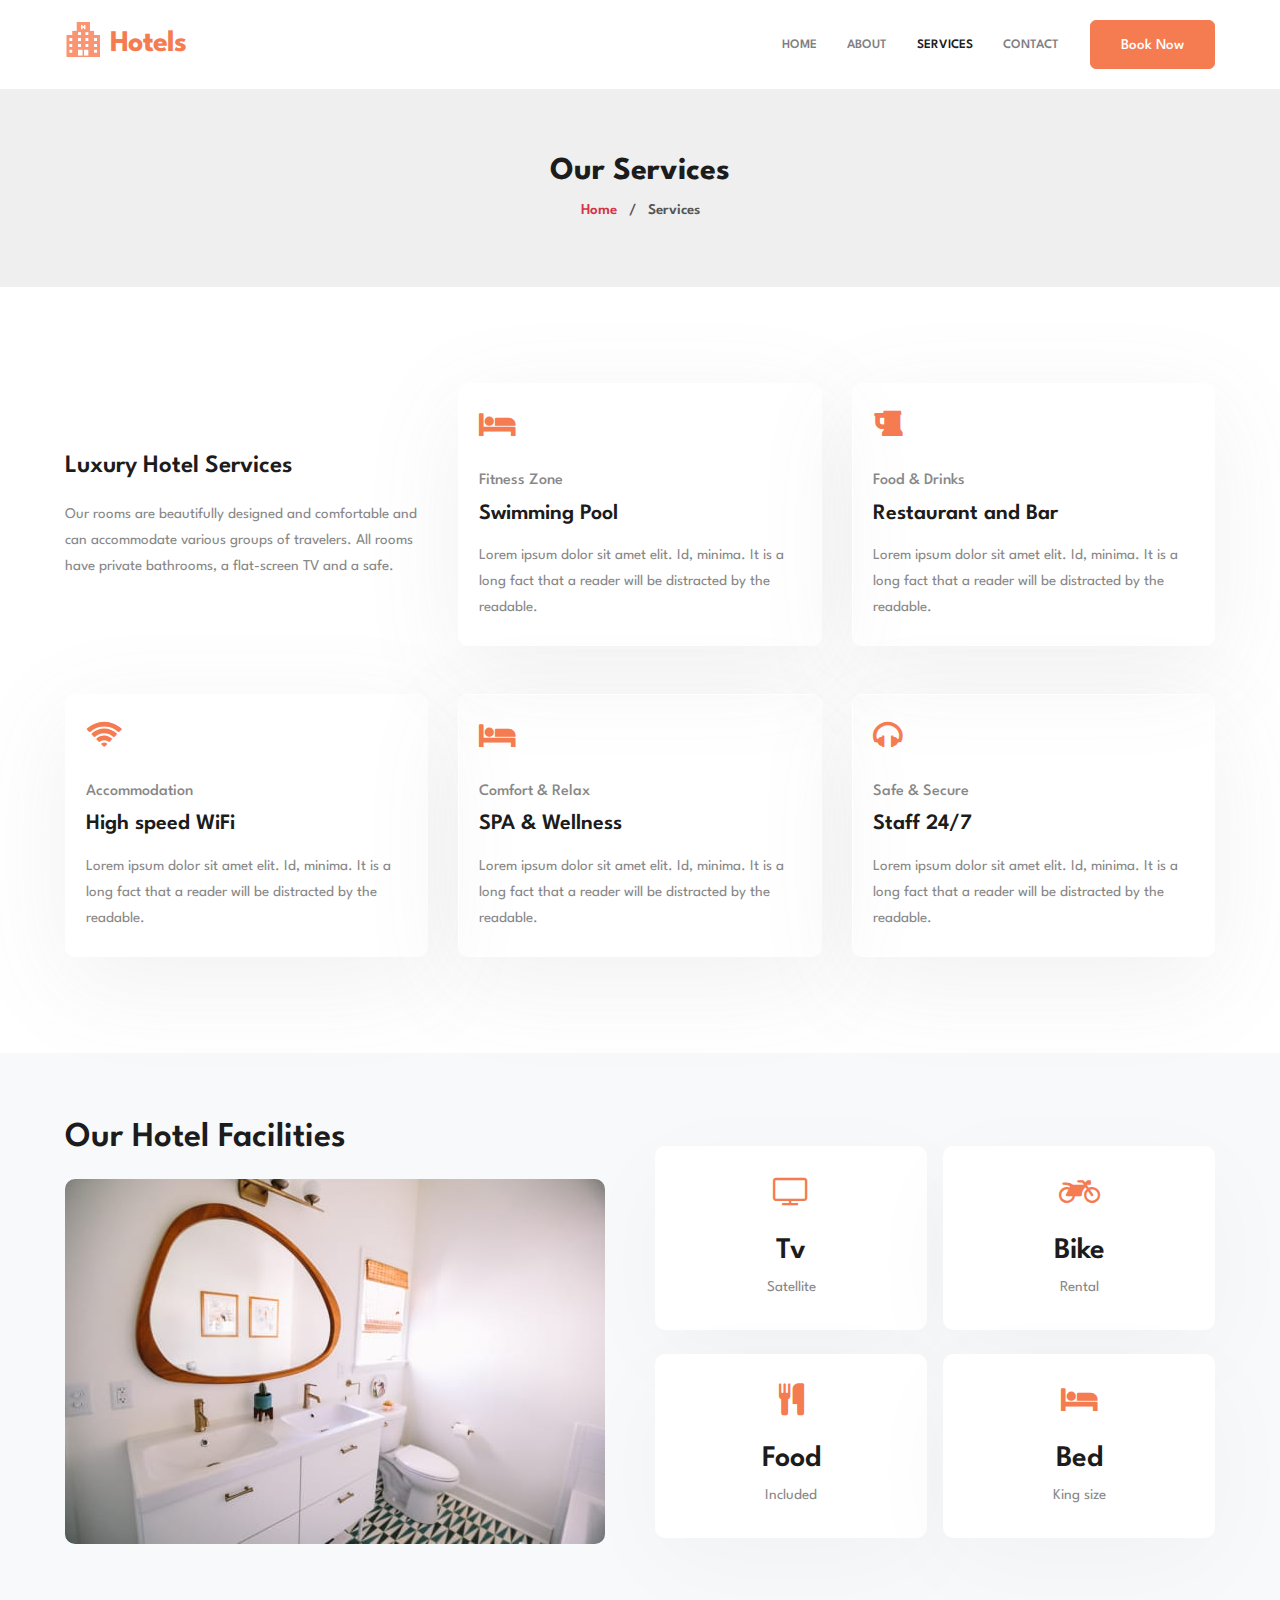
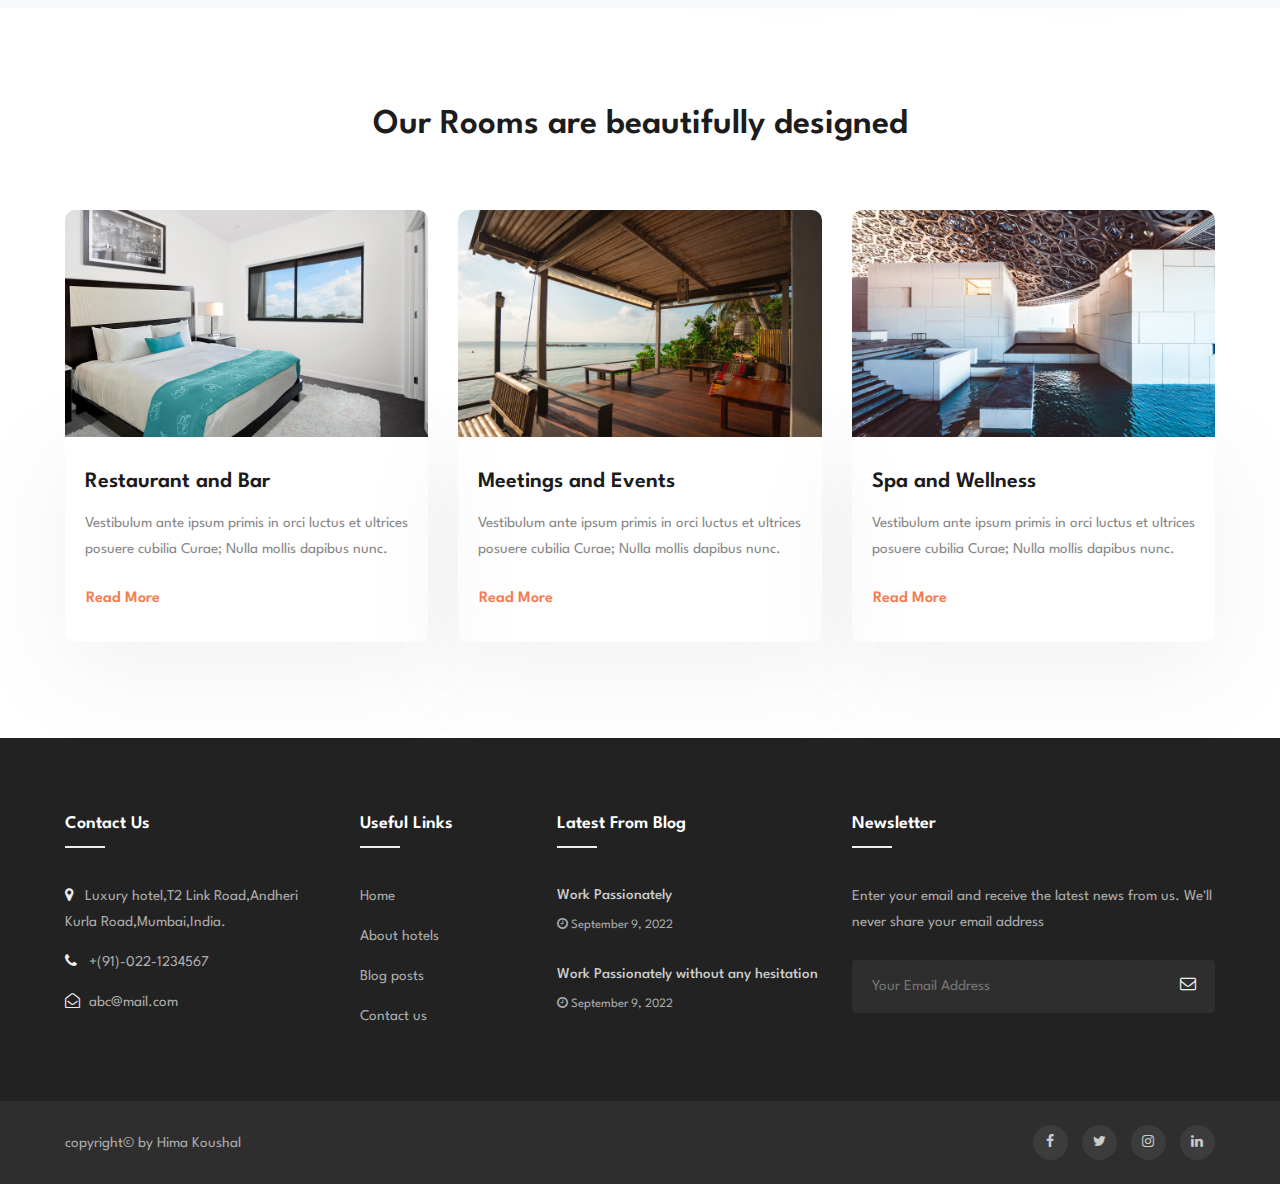
<file: services.html>
<!doctype html>
<html lang="en">
  <head>
   
    <meta charset="utf-8">
    <meta name="viewport" content="width=device-width, initial-scale=1, shrink-to-fit=no">

    <title>Hotels Booking Website</title>

    <link href="//fonts.googleapis.com/css?family=Spartan:400,500,600,700,900&display=swap" rel="stylesheet">

    
    <link rel="stylesheet" href="assets/css/style-starter.css">
  </head>
  <body>


<header class="w3l-header-nav">
	
	<nav class="navbar navbar-expand-lg navbar-light fill px-lg-0 py-0 px-3">
		<div class="container">
			<a class="navbar-brand" href="index.html">
				<img src="assets/images/hotels.png" alt="Your logo" style="height:35px;" /> Hotels</a>
			
			<button class="navbar-toggler" type="button" data-toggle="collapse" data-target="#navbarSupportedContent"
				aria-controls="navbarSupportedContent" aria-expanded="false" aria-label="Toggle navigation">
				<span class="navbar-toggler-icon"></span>
			</button>

			<div class="collapse navbar-collapse" id="navbarSupportedContent">
				<ul class="navbar-nav ml-auto">
					<li class="nav-item @@home__active">
						<a class="nav-link" href="index.html">Home</a>
					</li>
					<li class="nav-item @@about__active">
						<a class="nav-link" href="about.html">About</a>
					</li>
					<li class="nav-item active">
						<a class="nav-link" href="services.html">Services</a>
					</li>
					<li class="nav-item @@contact__active">
						<a class="nav-link" href="contact.html">Contact</a>
					</li>
				</ul>
				<a href="#booking" class="ml-3 book btn btn-secondary btn-style">Book Now</a>
			</div>
		</div>
	</nav>
	
</header>

<section class="w3l-breadcrumb">
    <div class="breadcrum-bg py-sm-5 py-4">
        <div class="container py-lg-3">

            <h2>Our Services</h2>
            <p><a href="index.html">Home</a> &nbsp; / &nbsp; Services</p>

        </div>
    </div>
</section>

<section class="w3l-servicesblock1" id="service">
    <div class="features-with-17_sur py-5">
        <div class="container py-lg-5 py-sm-4">
            <div class="features-with-17-top_sur">
                <div class="row">
                    <div class="col-lg-4 col-md-6 align-self">
                        <h3 class="title-small">Luxury Hotel Services</h3>
                        <p>Our rooms are beautifully designed and comfortable and can accommodate various groups of
                            travelers. All rooms have private bathrooms, a flat-screen TV and a safe.</p>
                    </div>
                    <div class="col-lg-4 col-md-6 mt-md-0 mt-4">
                        <div class="features-with-17-right-tp_sur">
                            <div class="features-with-17-left1">
                                <span class="fa fa-bed" aria-hidden="true"></span>
                            </div>
                            <div class="features-with-17-left2">
                                <h5>Fitness Zone</h5>
                                <h6><a href="#url">Swimming Pool</a></h6>
                                <p>Lorem ipsum dolor sit amet elit. Id, minima. It is a long fact that a reader will be
                                    distracted by the readable.</p>
                            </div>
                        </div>
                    </div>
                    <div class="col-lg-4 col-md-6 mt-lg-0 mt-sm-5 mt-4">
                        <div class="features-with-17-right-tp_sur">
                            <div class="features-with-17-left1">
                                <span class="fa fa-beer" aria-hidden="true"></span>
                            </div>
                            <div class="features-with-17-left2">
                                <h5>Food & Drinks</h5>
                                <h6><a href="#url">Restaurant and Bar</a></h6>
                                <p>Lorem ipsum dolor sit amet elit. Id, minima. It is a long fact that a reader will be
                                    distracted by the readable.</p>
                            </div>
                        </div>
                    </div>
                    <div class="col-lg-4 col-md-6 mt-sm-5 mt-4">
                        <div class="features-with-17-right-tp_sur">
                            <div class="features-with-17-left1">
                                <span class="fa fa-wifi" aria-hidden="true"></span>
                            </div>
                            <div class="features-with-17-left2">
                                <h5>Accommodation</h5>
                                <h6><a href="#url">High speed WiFi</a> </h6>
                                <p>Lorem ipsum dolor sit amet elit. Id, minima. It is a long fact that a reader will be
                                    distracted by the readable.</p>
                            </div>
                        </div>
                    </div>
                    <div class="col-lg-4 col-md-6 mt-sm-5 mt-4">
                        <div class="features-with-17-right-tp_sur">
                            <div class="features-with-17-left1">
                                <span class="fa fa-bed" aria-hidden="true"></span>
                            </div>
                            <div class="features-with-17-left2">
                                <h5>Comfort & Relax</h5>
                                <h6><a href="#url">SPA & Wellness</a> </h6>
                                <p>Lorem ipsum dolor sit amet elit. Id, minima. It is a long fact that a reader will be
                                    distracted by the readable.</p>
                            </div>
                        </div>
                    </div>
                    <div class="col-lg-4 col-md-6 mt-sm-5 mt-4">
                        <div class="features-with-17-right-tp_sur">
                            <div class="features-with-17-left1">
                                <span class="fa fa-headphones" aria-hidden="true"></span>
                            </div>
                            <div class="features-with-17-left2">
                                <h5>Safe & Secure </h5>
                                <h6><a href="#url">Staff 24/7</a> </h6>
                                <p>Lorem ipsum dolor sit amet elit. Id, minima. It is a long fact that a reader will be
                                    distracted by the readable.</p>
                            </div>
                        </div>
                    </div>
                </div>
            </div>
        </div>
    </div>
</section>
<section class="w3l-stats">
    <div class="main-w3 py-5">
        <div class="container py-lg-3">
            <div class="row align-items-center">
                <div class="col-md-6 title">
                    <h3 class="title-big">Our Hotel Facilities</h3>
                    <img src="assets/images/facilities.jpg" alt="" class="img-fluid">
                </div>
                <div class="col-md-6 main-cont-wthree-fea text-center">
                    <div class="row">
                        <div class="col-6 pr-2 mt-4">
                            <div class="grids-speci1">
                                <span class="fa fa-television"></span>
                                <h3 class="title-spe">Tv</h3>
                                <p> Satellite</p>
                            </div>
                        </div>
                        <div class="col-6 pl-2 mt-4">
                            <div class="grids-speci1">
                                <span class="fa fa-motorcycle"></span>
                                <h3 class="title-spe">Bike</h3>
                                <p>Rental</p>
                            </div>
                        </div>
                        <div class="col-6 pr-2 mt-4">
                            <div class="grids-speci1">
                                <span class="fa fa-cutlery"></span>
                                <h3 class="title-spe">Food</h3>
                                <p>Included</p>
                            </div>
                        </div>
                        <div class="col-6 pl-2 mt-4">
                            <div class="grids-speci1">
                                <span class="fa fa-bed"></span>
                                <h3 class="title-spe">Bed</h3>
                                <p>King size</p>
                            </div>
                        </div>
                    </div>
                </div>
            </div>

        </div>
    </div>
</section>
<section class="w3l-feature-2">
    <div class="grid top-bottom py-5">
        <div class="container py-md-5">
            <h3 class="title-big text-center">Our Rooms are beautifully designed</h3>
            <div class="middle-section row mt-lg-5 pt-md-3">
                <div class="three-grids-columns col-lg-4 col-md-6">
                    <img src="assets/images/slide1.jpg" alt="" class="img-fluid">
                    <div class="info">
                        <h4><a href="#url"> Restaurant and Bar</a></h4>
                        <p>Vestibulum ante ipsum primis in orci luctus et ultrices posuere cubilia Curae; Nulla
                            mollis dapibus nunc.</p>
                        <a href="services.html" class="btn mt-4">Read More </a>
                    </div>
                </div>
                <div class="three-grids-columns col-lg-4 col-md-6 mt-md-0 mt-4">
                    <img src="assets/images/slide2.jpg" alt="" class="img-fluid">
                    <div class="info">
                        <h4> <a href="#url"> Meetings and Events </a></h4>
                        <p>Vestibulum ante ipsum primis in orci luctus et ultrices posuere cubilia Curae; Nulla
                            mollis dapibus nunc.</p>
                        <a href="services.html" class="btn mt-4">Read More </a>
                    </div>
                </div>
                <div class="three-grids-columns col-lg-4 col-md-6 mt-lg-0 mt-4">
                    <img src="assets/images/slide3.jpg" alt="" class="img-fluid">
                    <div class="info">
                        <h4> <a href="#url"> Spa and Wellness </a></h4>
                        <p>Vestibulum ante ipsum primis in orci luctus et ultrices posuere cubilia Curae; Nulla
                            mollis dapibus nunc.</p>
                        <a href="services.html" class="btn mt-4">Read More </a>
                    </div>
                </div>

            </div>
        </div>
    </div>
</section>
<section class="w3l-footer-29-main">
  <div class="footer-29 py-5">
    <div class="container py-lg-4">
      <div class="row footer-top-29">
        <div class="col-lg-3 col-md-6 col-sm-8 footer-list-29 footer-1">
          <h6 class="footer-title-29">Contact Us</h6>
          <ul>
            <li>
              <p><span class="fa fa-map-marker"></span>Luxury hotel,T2 Link Road,Andheri Kurla Road,Mumbai,India.
              </p>
            </li>
            <li><a href="tel:+91-022-1234567"><span class="fa fa-phone"></span> +(91)-022-1234567</a></li>
            <li><a href="abc@mail.com" class="mail"><span class="fa fa-envelope-open-o"></span>
                abc@mail.com</a></li>
          </ul>
        </div>
        <div class="col-lg-2 col-md-6 col-sm-4 footer-list-29 footer-2 mt-sm-0 mt-5">

          <ul>
            <h6 class="footer-title-29">Useful Links</h6>
            <li><a href="index.html">Home</a></li>
            <li><a href="about.html">About hotels</a></li>
            <li><a href="#blogposts"> Blog posts</a></li>
            <li><a href="contact.html">Contact us</a></li>
          </ul>
        </div>
        <div class="col-lg-3 col-md-6 col-sm-5 footer-list-29 footer-3 mt-lg-0 mt-5">
            <h6 class="footer-title-29">Latest from blog</h6>
            <div class="footer-post mb-4">
              <a href="#url">Work Passionately</a>
              <p class="small"><span class="fa fa-clock-o"></span> September 9, 2022</p>
            </div>
            <div class="footer-post">
              <a href="#url">Work Passionately without any hesitation</a>
              <p class="small"><span class="fa fa-clock-o"></span> September 9, 2022</p>
            </div>
            
        </div>
        <div class="col-lg-4 col-md-6 col-sm-7 footer-list-29 footer-4 mt-lg-0 mt-5">
          <h6 class="footer-title-29">Newsletter </h6>
          <p>Enter your email and receive the latest news from us.
           We'll never share your email address</p>

          <form action="#" class="subscribe" method="post">
            <input type="email" name="email" placeholder="Your Email Address" required="">
            <button><span class="fa fa-envelope-o"></span></button>
          </form>
        </div>
      </div>
    </div>
  </div>
</section>

<section class="w3l-footer-29-main w3l-copyright">
  <div class="container">
    <div class="row bottom-copies">
      <p class="col-lg-8 copy-footer-29">copyright&copy; by Hima Koushal</p>

      <div class="col-lg-4 main-social-footer-29">
        <a href="#facebook" class="facebook"><span class="fa fa-facebook"></span></a>
        <a href="#twitter" class="twitter"><span class="fa fa-twitter"></span></a>
        <a href="#instagram" class="instagram"><span class="fa fa-instagram"></span></a>
        <a href="#linkedin" class="linkedin"><span class="fa fa-linkedin"></span></a>
      </div>

    </div>
  </div>

 
 <button onclick="topFunction()" id="movetop" title="Go to top">
  &#10548;
</button>
<script>
 
  window.onscroll = function () {
    scrollFunction()
  };

  function scrollFunction() {
    if (document.body.scrollTop > 20 || document.documentElement.scrollTop > 20) {
      document.getElementById("movetop").style.display = "block";
    } else {
      document.getElementById("movetop").style.display = "none";
    }
  }

  
  function topFunction() {
    document.body.scrollTop = 0;
    document.documentElement.scrollTop = 0;
  }
</script>

</section>


<script src="assets/js/jquery-3.3.1.min.js"></script>

<script src="assets/js/owl.carousel.js"></script>

<script>
  $(document).ready(function () {
    $('.owl-one').owlCarousel({
      loop: true,
      margin: 0,
      nav: false,
      responsiveClass: true,
      autoplay: false,
      autoplayTimeout: 5000,
      autoplaySpeed: 1000,
      autoplayHoverPause: false,
      responsive: {
        0: {
          items: 1,
          nav: false
        },
        480: {
          items: 1,
          nav: false
        },
        667: {
          items: 1,
          nav: true
        },
        1000: {
          items: 1,
          nav: true
        }
      }
    })
  })
</script>



<script>
  $(document).ready(function () {
    $('.owl-testimonial').owlCarousel({
      loop: true,
      margin: 0,
      nav: true,
      responsiveClass: true,
      autoplay: false,
      autoplayTimeout: 5000,
      autoplaySpeed: 1000,
      autoplayHoverPause: false,
      responsive: {
        0: {
          items: 1,
          nav: false
        },
        480: {
          items: 1,
          nav: false
        },
        667: {
          items: 1,
          nav: true
        },
        1000: {
          items: 1,
          nav: true
        }
      }
    })
  })
</script>

<script src="assets/js/jquery.magnific-popup.min.js"></script>
<script>
  $(document).ready(function () {
    $('.popup-with-zoom-anim').magnificPopup({
      type: 'inline',

      fixedContentPos: false,
      fixedBgPos: true,

      overflowY: 'auto',

      closeBtnInside: true,
      preloader: false,

      midClick: true,
      removalDelay: 300,
      mainClass: 'my-mfp-zoom-in'
    });

    $('.popup-with-move-anim').magnificPopup({
      type: 'inline',

      fixedContentPos: false,
      fixedBgPos: true,

      overflowY: 'auto',

      closeBtnInside: true,
      preloader: false,

      midClick: true,
      removalDelay: 300,
      mainClass: 'my-mfp-slide-bottom'
    });
  });
</script>



<script>
$(function () {
  $('.navbar-toggler').click(function () {
    $('body').toggleClass('noscroll');
  })
});
</script>


<script src="assets/js/bootstrap.min.js"></script>

</body>

</html>
</file>
<file: assets/css/style-starter.css>
@charset "UTF-8";
:root {
  --blue: #007bff;
  --indigo: #6610f2;
  --purple: #6f42c1;
  --pink: #e83e8c;
  --red: #dc3545;
  --orange: #fd7e14;
  --yellow: #ffc107;
  --green: #28a745;
  --teal: #20c997;
  --cyan: #17a2b8;
  --white: #fff;
  --gray: #6c757d;
  --gray-dark: #343a40;
  --primary: #d63447;
  --secondary: #f57b51;
  --success: #28a745;
  --info: #17a2b8;
  --warning: #ffc107;
  --danger: #dc3545;
  --light: #f8f9fa;
  --dark: #343a40;
  --breakpoint-xs: 0;
  --breakpoint-sm: 576px;
  --breakpoint-md: 768px;
  --breakpoint-lg: 992px;
  --breakpoint-xl: 1200px;
  --font-family-sans-serif: -apple-system, BlinkMacSystemFont, "Segoe UI", Roboto, "Helvetica Neue", Arial, "Noto Sans", sans-serif, "Apple Color Emoji", "Segoe UI Emoji", "Segoe UI Symbol", "Noto Color Emoji";
  --font-family-monospace: SFMono-Regular, Menlo, Monaco, Consolas, "Liberation Mono", "Courier New", monospace; }

*,
*::before,
*::after {
  box-sizing: border-box; }

html {
  font-family: sans-serif;
  line-height: 1.15;
  -webkit-text-size-adjust: 100%;
  -webkit-tap-highlight-color: rgba(0, 0, 0, 0); }

article, aside, figcaption, figure, footer, header, hgroup, main, nav, section {
  display: block; }

body {
  margin: 0;
  font-family: -apple-system, BlinkMacSystemFont, "Segoe UI", Roboto, "Helvetica Neue", Arial, "Noto Sans", sans-serif, "Apple Color Emoji", "Segoe UI Emoji", "Segoe UI Symbol", "Noto Color Emoji";
  font-size: 1rem;
  font-weight: 400;
  line-height: 1.5;
  color: #212529;
  text-align: left;
  background-color: #fff; }

[tabindex="-1"]:focus:not(:focus-visible) {
  outline: 0 !important; }

hr {
  box-sizing: content-box;
  height: 0;
  overflow: visible; }

h1, h2, h3, h4, h5, h6 {
  margin-top: 0;
  margin-bottom: 0.5rem; }

p {
  margin-top: 0;
  margin-bottom: 1rem; }

abbr[title],
abbr[data-original-title] {
  text-decoration: underline;
  -webkit-text-decoration: underline dotted;
          text-decoration: underline dotted;
  cursor: help;
  border-bottom: 0;
  -webkit-text-decoration-skip-ink: none;
          text-decoration-skip-ink: none; }

address {
  margin-bottom: 1rem;
  font-style: normal;
  line-height: inherit; }

ol,
ul,
dl {
  margin-top: 0;
  margin-bottom: 1rem; }

ol ol,
ul ul,
ol ul,
ul ol {
  margin-bottom: 0; }

dt {
  font-weight: 700; }

dd {
  margin-bottom: .5rem;
  margin-left: 0; }

blockquote {
  margin: 0 0 1rem; }

b,
strong {
  font-weight: bolder; }

small {
  font-size: 80%; }

sub,
sup {
  position: relative;
  font-size: 75%;
  line-height: 0;
  vertical-align: baseline; }

sub {
  bottom: -.25em; }

sup {
  top: -.5em; }

a {
  color: #d63447;
  text-decoration: none;
  background-color: transparent; }
  a:hover {
    color: #9e202f;
    text-decoration: underline; }

a:not([href]) {
  color: inherit;
  text-decoration: none; }
  a:not([href]):hover {
    color: inherit;
    text-decoration: none; }

pre,
code,
kbd,
samp {
  font-family: SFMono-Regular, Menlo, Monaco, Consolas, "Liberation Mono", "Courier New", monospace;
  font-size: 1em; }

pre {
  margin-top: 0;
  margin-bottom: 1rem;
  overflow: auto; }

figure {
  margin: 0 0 1rem; }

img {
  vertical-align: middle;
  border-style: none; }

svg {
  overflow: hidden;
  vertical-align: middle; }

table {
  border-collapse: collapse; }

caption {
  padding-top: 0.75rem;
  padding-bottom: 0.75rem;
  color: #6c757d;
  text-align: left;
  caption-side: bottom; }

th {
  text-align: inherit; }

label {
  display: inline-block;
  margin-bottom: 0.5rem; }

button {
  border-radius: 0; }

button:focus {
  outline: 1px dotted;
  outline: 5px auto -webkit-focus-ring-color; }

input,
button,
select,
optgroup,
textarea {
  margin: 0;
  font-family: inherit;
  font-size: inherit;
  line-height: inherit; }

button,
input {
  overflow: visible; }

button,
select {
  text-transform: none; }

select {
  word-wrap: normal; }

button,
[type="button"],
[type="reset"],
[type="submit"] {
  -webkit-appearance: button; }

button:not(:disabled),
[type="button"]:not(:disabled),
[type="reset"]:not(:disabled),
[type="submit"]:not(:disabled) {
  cursor: pointer; }

button::-moz-focus-inner,
[type="button"]::-moz-focus-inner,
[type="reset"]::-moz-focus-inner,
[type="submit"]::-moz-focus-inner {
  padding: 0;
  border-style: none; }

input[type="radio"],
input[type="checkbox"] {
  box-sizing: border-box;
  padding: 0; }

input[type="date"],
input[type="time"],
input[type="datetime-local"],
input[type="month"] {
  -webkit-appearance: listbox; }

textarea {
  overflow: auto;
  resize: vertical; }

fieldset {
  min-width: 0;
  padding: 0;
  margin: 0;
  border: 0; }

legend {
  display: block;
  width: 100%;
  max-width: 100%;
  padding: 0;
  margin-bottom: .5rem;
  font-size: 1.5rem;
  line-height: inherit;
  color: inherit;
  white-space: normal; }
  @media (max-width: 1200px) {
    legend {
      font-size: calc(1.275rem + 0.3vw) ; } }

progress {
  vertical-align: baseline; }

[type="number"]::-webkit-inner-spin-button,
[type="number"]::-webkit-outer-spin-button {
  height: auto; }

[type="search"] {
  outline-offset: -2px;
  -webkit-appearance: none; }

[type="search"]::-webkit-search-decoration {
  -webkit-appearance: none; }

::-webkit-file-upload-button {
  font: inherit;
  -webkit-appearance: button; }

output {
  display: inline-block; }

summary {
  display: list-item;
  cursor: pointer; }

template {
  display: none; }

[hidden] {
  display: none !important; }

h1, h2, h3, h4, h5, h6,
.h1, .h2, .h3, .h4, .h5, .h6 {
  margin-bottom: 0.5rem;
  font-weight: 500;
  line-height: 1.2; }

h1, .h1 {
  font-size: 2.5rem; }
  @media (max-width: 1200px) {
    h1, .h1 {
      font-size: calc(1.375rem + 1.5vw) ; } }

h2, .h2 {
  font-size: 2rem; }
  @media (max-width: 1200px) {
    h2, .h2 {
      font-size: calc(1.325rem + 0.9vw) ; } }

h3, .h3 {
  font-size: 1.75rem; }
  @media (max-width: 1200px) {
    h3, .h3 {
      font-size: calc(1.3rem + 0.6vw) ; } }

h4, .h4 {
  font-size: 1.5rem; }
  @media (max-width: 1200px) {
    h4, .h4 {
      font-size: calc(1.275rem + 0.3vw) ; } }

h5, .h5 {
  font-size: 1.25rem; }

h6, .h6 {
  font-size: 1rem; }

.lead {
  font-size: 1.25rem;
  font-weight: 300; }

.display-1 {
  font-size: 6rem;
  font-weight: 300;
  line-height: 1.2; }
  @media (max-width: 1200px) {
    .display-1 {
      font-size: calc(1.725rem + 5.7vw) ; } }

.display-2 {
  font-size: 5.5rem;
  font-weight: 300;
  line-height: 1.2; }
  @media (max-width: 1200px) {
    .display-2 {
      font-size: calc(1.675rem + 5.1vw) ; } }

.display-3 {
  font-size: 4.5rem;
  font-weight: 300;
  line-height: 1.2; }
  @media (max-width: 1200px) {
    .display-3 {
      font-size: calc(1.575rem + 3.9vw) ; } }

.display-4 {
  font-size: 3.5rem;
  font-weight: 300;
  line-height: 1.2; }
  @media (max-width: 1200px) {
    .display-4 {
      font-size: calc(1.475rem + 2.7vw) ; } }

hr {
  margin-top: 1rem;
  margin-bottom: 1rem;
  border: 0;
  border-top: 1px solid rgba(0, 0, 0, 0.1); }

small,
.small {
  font-size: 80%;
  font-weight: 400; }

mark,
.mark {
  padding: 0.2em;
  background-color: #fcf8e3; }

.list-unstyled {
  padding-left: 0;
  list-style: none; }

.list-inline {
  padding-left: 0;
  list-style: none; }

.list-inline-item {
  display: inline-block; }
  .list-inline-item:not(:last-child) {
    margin-right: 0.5rem; }

.initialism {
  font-size: 90%;
  text-transform: uppercase; }

.blockquote {
  margin-bottom: 1rem;
  font-size: 1.25rem; }

.blockquote-footer {
  display: block;
  font-size: 80%;
  color: #6c757d; }
  .blockquote-footer::before {
    content: "\2014\00A0"; }

.img-fluid {
  max-width: 100%;
  height: auto; }

.img-thumbnail {
  padding: 0.25rem;
  background-color: #fff;
  border: 1px solid #dee2e6;
  border-radius: 0.25rem;
  max-width: 100%;
  height: auto; }

.figure {
  display: inline-block; }

.figure-img {
  margin-bottom: 0.5rem;
  line-height: 1; }

.figure-caption {
  font-size: 90%;
  color: #6c757d; }

code {
  font-size: 87.5%;
  color: #e83e8c;
  word-wrap: break-word; }
  a > code {
    color: inherit; }

kbd {
  padding: 0.2rem 0.4rem;
  font-size: 87.5%;
  color: #fff;
  background-color: #212529;
  border-radius: 0.2rem; }
  kbd kbd {
    padding: 0;
    font-size: 100%;
    font-weight: 700; }

pre {
  display: block;
  font-size: 87.5%;
  color: #212529; }
  pre code {
    font-size: inherit;
    color: inherit;
    word-break: normal; }

.pre-scrollable {
  max-height: 340px;
  overflow-y: scroll; }

.container {
  width: 100%;
  padding-right: 15px;
  padding-left: 15px;
  margin-right: auto;
  margin-left: auto; }
  @media (min-width: 576px) {
    .container {
      max-width: 540px; } }
  @media (min-width: 768px) {
    .container {
      max-width: 720px; } }
  @media (min-width: 992px) {
    .container {
      max-width: 960px; } }
  @media (min-width: 1200px) {
    .container {
      max-width: 1140px; } }

.container-fluid, .container-sm, .container-md, .container-lg, .container-xl {
  width: 100%;
  padding-right: 15px;
  padding-left: 15px;
  margin-right: auto;
  margin-left: auto; }

@media (min-width: 576px) {
  .container, .container-sm {
    max-width: 540px; } }

@media (min-width: 768px) {
  .container, .container-sm, .container-md {
    max-width: 720px; } }

@media (min-width: 992px) {
  .container, .container-sm, .container-md, .container-lg {
    max-width: 960px; } }

@media (min-width: 1200px) {
  .container, .container-sm, .container-md, .container-lg, .container-xl {
    max-width: 1140px; } }

.row {
  display: flex;
  flex-wrap: wrap;
  margin-right: -15px;
  margin-left: -15px; }

.no-gutters {
  margin-right: 0;
  margin-left: 0; }
  .no-gutters > .col,
  .no-gutters > [class*="col-"] {
    padding-right: 0;
    padding-left: 0; }

.col-1, .col-2, .col-3, .col-4, .col-5, .col-6, .col-7, .col-8, .col-9, .col-10, .col-11, .col-12, .col,
.col-auto, .col-sm-1, .col-sm-2, .col-sm-3, .col-sm-4, .col-sm-5, .col-sm-6, .col-sm-7, .col-sm-8, .col-sm-9, .col-sm-10, .col-sm-11, .col-sm-12, .col-sm,
.col-sm-auto, .col-md-1, .col-md-2, .col-md-3, .col-md-4, .col-md-5, .col-md-6, .col-md-7, .col-md-8, .col-md-9, .col-md-10, .col-md-11, .col-md-12, .col-md,
.col-md-auto, .col-lg-1, .col-lg-2, .col-lg-3, .col-lg-4, .col-lg-5, .col-lg-6, .col-lg-7, .col-lg-8, .col-lg-9, .col-lg-10, .col-lg-11, .col-lg-12, .col-lg,
.col-lg-auto, .col-xl-1, .col-xl-2, .col-xl-3, .col-xl-4, .col-xl-5, .col-xl-6, .col-xl-7, .col-xl-8, .col-xl-9, .col-xl-10, .col-xl-11, .col-xl-12, .col-xl,
.col-xl-auto {
  position: relative;
  width: 100%;
  padding-right: 15px;
  padding-left: 15px; }

.col {
  flex-basis: 0;
  flex-grow: 1;
  max-width: 100%; }

.row-cols-1 > * {
  flex: 0 0 100%;
  max-width: 100%; }

.row-cols-2 > * {
  flex: 0 0 50%;
  max-width: 50%; }

.row-cols-3 > * {
  flex: 0 0 33.33333%;
  max-width: 33.33333%; }

.row-cols-4 > * {
  flex: 0 0 25%;
  max-width: 25%; }

.row-cols-5 > * {
  flex: 0 0 20%;
  max-width: 20%; }

.row-cols-6 > * {
  flex: 0 0 16.66667%;
  max-width: 16.66667%; }

.col-auto {
  flex: 0 0 auto;
  width: auto;
  max-width: 100%; }

.col-1 {
  flex: 0 0 8.33333%;
  max-width: 8.33333%; }

.col-2 {
  flex: 0 0 16.66667%;
  max-width: 16.66667%; }

.col-3 {
  flex: 0 0 25%;
  max-width: 25%; }

.col-4 {
  flex: 0 0 33.33333%;
  max-width: 33.33333%; }

.col-5 {
  flex: 0 0 41.66667%;
  max-width: 41.66667%; }

.col-6 {
  flex: 0 0 50%;
  max-width: 50%; }

.col-7 {
  flex: 0 0 58.33333%;
  max-width: 58.33333%; }

.col-8 {
  flex: 0 0 66.66667%;
  max-width: 66.66667%; }

.col-9 {
  flex: 0 0 75%;
  max-width: 75%; }

.col-10 {
  flex: 0 0 83.33333%;
  max-width: 83.33333%; }

.col-11 {
  flex: 0 0 91.66667%;
  max-width: 91.66667%; }

.col-12 {
  flex: 0 0 100%;
  max-width: 100%; }

.order-first {
  order: -1; }

.order-last {
  order: 13; }

.order-0 {
  order: 0; }

.order-1 {
  order: 1; }

.order-2 {
  order: 2; }

.order-3 {
  order: 3; }

.order-4 {
  order: 4; }

.order-5 {
  order: 5; }

.order-6 {
  order: 6; }

.order-7 {
  order: 7; }

.order-8 {
  order: 8; }

.order-9 {
  order: 9; }

.order-10 {
  order: 10; }

.order-11 {
  order: 11; }

.order-12 {
  order: 12; }

.offset-1 {
  margin-left: 8.33333%; }

.offset-2 {
  margin-left: 16.66667%; }

.offset-3 {
  margin-left: 25%; }

.offset-4 {
  margin-left: 33.33333%; }

.offset-5 {
  margin-left: 41.66667%; }

.offset-6 {
  margin-left: 50%; }

.offset-7 {
  margin-left: 58.33333%; }

.offset-8 {
  margin-left: 66.66667%; }

.offset-9 {
  margin-left: 75%; }

.offset-10 {
  margin-left: 83.33333%; }

.offset-11 {
  margin-left: 91.66667%; }

@media (min-width: 576px) {
  .col-sm {
    flex-basis: 0;
    flex-grow: 1;
    max-width: 100%; }
  .row-cols-sm-1 > * {
    flex: 0 0 100%;
    max-width: 100%; }
  .row-cols-sm-2 > * {
    flex: 0 0 50%;
    max-width: 50%; }
  .row-cols-sm-3 > * {
    flex: 0 0 33.33333%;
    max-width: 33.33333%; }
  .row-cols-sm-4 > * {
    flex: 0 0 25%;
    max-width: 25%; }
  .row-cols-sm-5 > * {
    flex: 0 0 20%;
    max-width: 20%; }
  .row-cols-sm-6 > * {
    flex: 0 0 16.66667%;
    max-width: 16.66667%; }
  .col-sm-auto {
    flex: 0 0 auto;
    width: auto;
    max-width: 100%; }
  .col-sm-1 {
    flex: 0 0 8.33333%;
    max-width: 8.33333%; }
  .col-sm-2 {
    flex: 0 0 16.66667%;
    max-width: 16.66667%; }
  .col-sm-3 {
    flex: 0 0 25%;
    max-width: 25%; }
  .col-sm-4 {
    flex: 0 0 33.33333%;
    max-width: 33.33333%; }
  .col-sm-5 {
    flex: 0 0 41.66667%;
    max-width: 41.66667%; }
  .col-sm-6 {
    flex: 0 0 50%;
    max-width: 50%; }
  .col-sm-7 {
    flex: 0 0 58.33333%;
    max-width: 58.33333%; }
  .col-sm-8 {
    flex: 0 0 66.66667%;
    max-width: 66.66667%; }
  .col-sm-9 {
    flex: 0 0 75%;
    max-width: 75%; }
  .col-sm-10 {
    flex: 0 0 83.33333%;
    max-width: 83.33333%; }
  .col-sm-11 {
    flex: 0 0 91.66667%;
    max-width: 91.66667%; }
  .col-sm-12 {
    flex: 0 0 100%;
    max-width: 100%; }
  .order-sm-first {
    order: -1; }
  .order-sm-last {
    order: 13; }
  .order-sm-0 {
    order: 0; }
  .order-sm-1 {
    order: 1; }
  .order-sm-2 {
    order: 2; }
  .order-sm-3 {
    order: 3; }
  .order-sm-4 {
    order: 4; }
  .order-sm-5 {
    order: 5; }
  .order-sm-6 {
    order: 6; }
  .order-sm-7 {
    order: 7; }
  .order-sm-8 {
    order: 8; }
  .order-sm-9 {
    order: 9; }
  .order-sm-10 {
    order: 10; }
  .order-sm-11 {
    order: 11; }
  .order-sm-12 {
    order: 12; }
  .offset-sm-0 {
    margin-left: 0; }
  .offset-sm-1 {
    margin-left: 8.33333%; }
  .offset-sm-2 {
    margin-left: 16.66667%; }
  .offset-sm-3 {
    margin-left: 25%; }
  .offset-sm-4 {
    margin-left: 33.33333%; }
  .offset-sm-5 {
    margin-left: 41.66667%; }
  .offset-sm-6 {
    margin-left: 50%; }
  .offset-sm-7 {
    margin-left: 58.33333%; }
  .offset-sm-8 {
    margin-left: 66.66667%; }
  .offset-sm-9 {
    margin-left: 75%; }
  .offset-sm-10 {
    margin-left: 83.33333%; }
  .offset-sm-11 {
    margin-left: 91.66667%; } }

@media (min-width: 768px) {
  .col-md {
    flex-basis: 0;
    flex-grow: 1;
    max-width: 100%; }
  .row-cols-md-1 > * {
    flex: 0 0 100%;
    max-width: 100%; }
  .row-cols-md-2 > * {
    flex: 0 0 50%;
    max-width: 50%; }
  .row-cols-md-3 > * {
    flex: 0 0 33.33333%;
    max-width: 33.33333%; }
  .row-cols-md-4 > * {
    flex: 0 0 25%;
    max-width: 25%; }
  .row-cols-md-5 > * {
    flex: 0 0 20%;
    max-width: 20%; }
  .row-cols-md-6 > * {
    flex: 0 0 16.66667%;
    max-width: 16.66667%; }
  .col-md-auto {
    flex: 0 0 auto;
    width: auto;
    max-width: 100%; }
  .col-md-1 {
    flex: 0 0 8.33333%;
    max-width: 8.33333%; }
  .col-md-2 {
    flex: 0 0 16.66667%;
    max-width: 16.66667%; }
  .col-md-3 {
    flex: 0 0 25%;
    max-width: 25%; }
  .col-md-4 {
    flex: 0 0 33.33333%;
    max-width: 33.33333%; }
  .col-md-5 {
    flex: 0 0 41.66667%;
    max-width: 41.66667%; }
  .col-md-6 {
    flex: 0 0 50%;
    max-width: 50%; }
  .col-md-7 {
    flex: 0 0 58.33333%;
    max-width: 58.33333%; }
  .col-md-8 {
    flex: 0 0 66.66667%;
    max-width: 66.66667%; }
  .col-md-9 {
    flex: 0 0 75%;
    max-width: 75%; }
  .col-md-10 {
    flex: 0 0 83.33333%;
    max-width: 83.33333%; }
  .col-md-11 {
    flex: 0 0 91.66667%;
    max-width: 91.66667%; }
  .col-md-12 {
    flex: 0 0 100%;
    max-width: 100%; }
  .order-md-first {
    order: -1; }
  .order-md-last {
    order: 13; }
  .order-md-0 {
    order: 0; }
  .order-md-1 {
    order: 1; }
  .order-md-2 {
    order: 2; }
  .order-md-3 {
    order: 3; }
  .order-md-4 {
    order: 4; }
  .order-md-5 {
    order: 5; }
  .order-md-6 {
    order: 6; }
  .order-md-7 {
    order: 7; }
  .order-md-8 {
    order: 8; }
  .order-md-9 {
    order: 9; }
  .order-md-10 {
    order: 10; }
  .order-md-11 {
    order: 11; }
  .order-md-12 {
    order: 12; }
  .offset-md-0 {
    margin-left: 0; }
  .offset-md-1 {
    margin-left: 8.33333%; }
  .offset-md-2 {
    margin-left: 16.66667%; }
  .offset-md-3 {
    margin-left: 25%; }
  .offset-md-4 {
    margin-left: 33.33333%; }
  .offset-md-5 {
    margin-left: 41.66667%; }
  .offset-md-6 {
    margin-left: 50%; }
  .offset-md-7 {
    margin-left: 58.33333%; }
  .offset-md-8 {
    margin-left: 66.66667%; }
  .offset-md-9 {
    margin-left: 75%; }
  .offset-md-10 {
    margin-left: 83.33333%; }
  .offset-md-11 {
    margin-left: 91.66667%; } }

@media (min-width: 992px) {
  .col-lg {
    flex-basis: 0;
    flex-grow: 1;
    max-width: 100%; }
  .row-cols-lg-1 > * {
    flex: 0 0 100%;
    max-width: 100%; }
  .row-cols-lg-2 > * {
    flex: 0 0 50%;
    max-width: 50%; }
  .row-cols-lg-3 > * {
    flex: 0 0 33.33333%;
    max-width: 33.33333%; }
  .row-cols-lg-4 > * {
    flex: 0 0 25%;
    max-width: 25%; }
  .row-cols-lg-5 > * {
    flex: 0 0 20%;
    max-width: 20%; }
  .row-cols-lg-6 > * {
    flex: 0 0 16.66667%;
    max-width: 16.66667%; }
  .col-lg-auto {
    flex: 0 0 auto;
    width: auto;
    max-width: 100%; }
  .col-lg-1 {
    flex: 0 0 8.33333%;
    max-width: 8.33333%; }
  .col-lg-2 {
    flex: 0 0 16.66667%;
    max-width: 16.66667%; }
  .col-lg-3 {
    flex: 0 0 25%;
    max-width: 25%; }
  .col-lg-4 {
    flex: 0 0 33.33333%;
    max-width: 33.33333%; }
  .col-lg-5 {
    flex: 0 0 41.66667%;
    max-width: 41.66667%; }
  .col-lg-6 {
    flex: 0 0 50%;
    max-width: 50%; }
  .col-lg-7 {
    flex: 0 0 58.33333%;
    max-width: 58.33333%; }
  .col-lg-8 {
    flex: 0 0 66.66667%;
    max-width: 66.66667%; }
  .col-lg-9 {
    flex: 0 0 75%;
    max-width: 75%; }
  .col-lg-10 {
    flex: 0 0 83.33333%;
    max-width: 83.33333%; }
  .col-lg-11 {
    flex: 0 0 91.66667%;
    max-width: 91.66667%; }
  .col-lg-12 {
    flex: 0 0 100%;
    max-width: 100%; }
  .order-lg-first {
    order: -1; }
  .order-lg-last {
    order: 13; }
  .order-lg-0 {
    order: 0; }
  .order-lg-1 {
    order: 1; }
  .order-lg-2 {
    order: 2; }
  .order-lg-3 {
    order: 3; }
  .order-lg-4 {
    order: 4; }
  .order-lg-5 {
    order: 5; }
  .order-lg-6 {
    order: 6; }
  .order-lg-7 {
    order: 7; }
  .order-lg-8 {
    order: 8; }
  .order-lg-9 {
    order: 9; }
  .order-lg-10 {
    order: 10; }
  .order-lg-11 {
    order: 11; }
  .order-lg-12 {
    order: 12; }
  .offset-lg-0 {
    margin-left: 0; }
  .offset-lg-1 {
    margin-left: 8.33333%; }
  .offset-lg-2 {
    margin-left: 16.66667%; }
  .offset-lg-3 {
    margin-left: 25%; }
  .offset-lg-4 {
    margin-left: 33.33333%; }
  .offset-lg-5 {
    margin-left: 41.66667%; }
  .offset-lg-6 {
    margin-left: 50%; }
  .offset-lg-7 {
    margin-left: 58.33333%; }
  .offset-lg-8 {
    margin-left: 66.66667%; }
  .offset-lg-9 {
    margin-left: 75%; }
  .offset-lg-10 {
    margin-left: 83.33333%; }
  .offset-lg-11 {
    margin-left: 91.66667%; } }

@media (min-width: 1200px) {
  .col-xl {
    flex-basis: 0;
    flex-grow: 1;
    max-width: 100%; }
  .row-cols-xl-1 > * {
    flex: 0 0 100%;
    max-width: 100%; }
  .row-cols-xl-2 > * {
    flex: 0 0 50%;
    max-width: 50%; }
  .row-cols-xl-3 > * {
    flex: 0 0 33.33333%;
    max-width: 33.33333%; }
  .row-cols-xl-4 > * {
    flex: 0 0 25%;
    max-width: 25%; }
  .row-cols-xl-5 > * {
    flex: 0 0 20%;
    max-width: 20%; }
  .row-cols-xl-6 > * {
    flex: 0 0 16.66667%;
    max-width: 16.66667%; }
  .col-xl-auto {
    flex: 0 0 auto;
    width: auto;
    max-width: 100%; }
  .col-xl-1 {
    flex: 0 0 8.33333%;
    max-width: 8.33333%; }
  .col-xl-2 {
    flex: 0 0 16.66667%;
    max-width: 16.66667%; }
  .col-xl-3 {
    flex: 0 0 25%;
    max-width: 25%; }
  .col-xl-4 {
    flex: 0 0 33.33333%;
    max-width: 33.33333%; }
  .col-xl-5 {
    flex: 0 0 41.66667%;
    max-width: 41.66667%; }
  .col-xl-6 {
    flex: 0 0 50%;
    max-width: 50%; }
  .col-xl-7 {
    flex: 0 0 58.33333%;
    max-width: 58.33333%; }
  .col-xl-8 {
    flex: 0 0 66.66667%;
    max-width: 66.66667%; }
  .col-xl-9 {
    flex: 0 0 75%;
    max-width: 75%; }
  .col-xl-10 {
    flex: 0 0 83.33333%;
    max-width: 83.33333%; }
  .col-xl-11 {
    flex: 0 0 91.66667%;
    max-width: 91.66667%; }
  .col-xl-12 {
    flex: 0 0 100%;
    max-width: 100%; }
  .order-xl-first {
    order: -1; }
  .order-xl-last {
    order: 13; }
  .order-xl-0 {
    order: 0; }
  .order-xl-1 {
    order: 1; }
  .order-xl-2 {
    order: 2; }
  .order-xl-3 {
    order: 3; }
  .order-xl-4 {
    order: 4; }
  .order-xl-5 {
    order: 5; }
  .order-xl-6 {
    order: 6; }
  .order-xl-7 {
    order: 7; }
  .order-xl-8 {
    order: 8; }
  .order-xl-9 {
    order: 9; }
  .order-xl-10 {
    order: 10; }
  .order-xl-11 {
    order: 11; }
  .order-xl-12 {
    order: 12; }
  .offset-xl-0 {
    margin-left: 0; }
  .offset-xl-1 {
    margin-left: 8.33333%; }
  .offset-xl-2 {
    margin-left: 16.66667%; }
  .offset-xl-3 {
    margin-left: 25%; }
  .offset-xl-4 {
    margin-left: 33.33333%; }
  .offset-xl-5 {
    margin-left: 41.66667%; }
  .offset-xl-6 {
    margin-left: 50%; }
  .offset-xl-7 {
    margin-left: 58.33333%; }
  .offset-xl-8 {
    margin-left: 66.66667%; }
  .offset-xl-9 {
    margin-left: 75%; }
  .offset-xl-10 {
    margin-left: 83.33333%; }
  .offset-xl-11 {
    margin-left: 91.66667%; } }

.table {
  width: 100%;
  margin-bottom: 1rem;
  color: #212529; }
  .table th,
  .table td {
    padding: 0.75rem;
    vertical-align: top;
    border-top: 1px solid #dee2e6; }
  .table thead th {
    vertical-align: bottom;
    border-bottom: 2px solid #dee2e6; }
  .table tbody + tbody {
    border-top: 2px solid #dee2e6; }

.table-sm th,
.table-sm td {
  padding: 0.3rem; }

.table-bordered {
  border: 1px solid #dee2e6; }
  .table-bordered th,
  .table-bordered td {
    border: 1px solid #dee2e6; }
  .table-bordered thead th,
  .table-bordered thead td {
    border-bottom-width: 2px; }

.table-borderless th,
.table-borderless td,
.table-borderless thead th,
.table-borderless tbody + tbody {
  border: 0; }

.table-striped tbody tr:nth-of-type(odd) {
  background-color: rgba(0, 0, 0, 0.05); }

.table-hover tbody tr:hover {
  color: #212529;
  background-color: rgba(0, 0, 0, 0.075); }

.table-primary,
.table-primary > th,
.table-primary > td {
  background-color: #f4c6cb; }

.table-primary th,
.table-primary td,
.table-primary thead th,
.table-primary tbody + tbody {
  border-color: #ea959f; }

.table-hover .table-primary:hover {
  background-color: #f0b1b8; }
  .table-hover .table-primary:hover > td,
  .table-hover .table-primary:hover > th {
    background-color: #f0b1b8; }

.table-secondary,
.table-secondary > th,
.table-secondary > td {
  background-color: #fcdace; }

.table-secondary th,
.table-secondary td,
.table-secondary thead th,
.table-secondary tbody + tbody {
  border-color: #fabaa5; }

.table-hover .table-secondary:hover {
  background-color: #fbc8b6; }
  .table-hover .table-secondary:hover > td,
  .table-hover .table-secondary:hover > th {
    background-color: #fbc8b6; }

.table-success,
.table-success > th,
.table-success > td {
  background-color: #c3e6cb; }

.table-success th,
.table-success td,
.table-success thead th,
.table-success tbody + tbody {
  border-color: #8fd19e; }

.table-hover .table-success:hover {
  background-color: #b1dfbb; }
  .table-hover .table-success:hover > td,
  .table-hover .table-success:hover > th {
    background-color: #b1dfbb; }

.table-info,
.table-info > th,
.table-info > td {
  background-color: #bee5eb; }

.table-info th,
.table-info td,
.table-info thead th,
.table-info tbody + tbody {
  border-color: #86cfda; }

.table-hover .table-info:hover {
  background-color: #abdde5; }
  .table-hover .table-info:hover > td,
  .table-hover .table-info:hover > th {
    background-color: #abdde5; }

.table-warning,
.table-warning > th,
.table-warning > td {
  background-color: #ffeeba; }

.table-warning th,
.table-warning td,
.table-warning thead th,
.table-warning tbody + tbody {
  border-color: #ffdf7e; }

.table-hover .table-warning:hover {
  background-color: #ffe8a1; }
  .table-hover .table-warning:hover > td,
  .table-hover .table-warning:hover > th {
    background-color: #ffe8a1; }

.table-danger,
.table-danger > th,
.table-danger > td {
  background-color: #f5c6cb; }

.table-danger th,
.table-danger td,
.table-danger thead th,
.table-danger tbody + tbody {
  border-color: #ed969e; }

.table-hover .table-danger:hover {
  background-color: #f1b0b7; }
  .table-hover .table-danger:hover > td,
  .table-hover .table-danger:hover > th {
    background-color: #f1b0b7; }

.table-light,
.table-light > th,
.table-light > td {
  background-color: #fdfdfe; }

.table-light th,
.table-light td,
.table-light thead th,
.table-light tbody + tbody {
  border-color: #fbfcfc; }

.table-hover .table-light:hover {
  background-color: #ececf6; }
  .table-hover .table-light:hover > td,
  .table-hover .table-light:hover > th {
    background-color: #ececf6; }

.table-dark,
.table-dark > th,
.table-dark > td {
  background-color: #c6c8ca; }

.table-dark th,
.table-dark td,
.table-dark thead th,
.table-dark tbody + tbody {
  border-color: #95999c; }

.table-hover .table-dark:hover {
  background-color: #b9bbbe; }
  .table-hover .table-dark:hover > td,
  .table-hover .table-dark:hover > th {
    background-color: #b9bbbe; }

.table-active,
.table-active > th,
.table-active > td {
  background-color: rgba(0, 0, 0, 0.075); }

.table-hover .table-active:hover {
  background-color: rgba(0, 0, 0, 0.075); }
  .table-hover .table-active:hover > td,
  .table-hover .table-active:hover > th {
    background-color: rgba(0, 0, 0, 0.075); }

.table .thead-dark th {
  color: #fff;
  background-color: #343a40;
  border-color: #454d55; }

.table .thead-light th {
  color: #495057;
  background-color: #e9ecef;
  border-color: #dee2e6; }

.table-dark {
  color: #fff;
  background-color: #343a40; }
  .table-dark th,
  .table-dark td,
  .table-dark thead th {
    border-color: #454d55; }
  .table-dark.table-bordered {
    border: 0; }
  .table-dark.table-striped tbody tr:nth-of-type(odd) {
    background-color: rgba(255, 255, 255, 0.05); }
  .table-dark.table-hover tbody tr:hover {
    color: #fff;
    background-color: rgba(255, 255, 255, 0.075); }

@media (max-width: 575.98px) {
  .table-responsive-sm {
    display: block;
    width: 100%;
    overflow-x: auto;
    -webkit-overflow-scrolling: touch; }
    .table-responsive-sm > .table-bordered {
      border: 0; } }

@media (max-width: 767.98px) {
  .table-responsive-md {
    display: block;
    width: 100%;
    overflow-x: auto;
    -webkit-overflow-scrolling: touch; }
    .table-responsive-md > .table-bordered {
      border: 0; } }

@media (max-width: 991.98px) {
  .table-responsive-lg {
    display: block;
    width: 100%;
    overflow-x: auto;
    -webkit-overflow-scrolling: touch; }
    .table-responsive-lg > .table-bordered {
      border: 0; } }

@media (max-width: 1199.98px) {
  .table-responsive-xl {
    display: block;
    width: 100%;
    overflow-x: auto;
    -webkit-overflow-scrolling: touch; }
    .table-responsive-xl > .table-bordered {
      border: 0; } }

.table-responsive {
  display: block;
  width: 100%;
  overflow-x: auto;
  -webkit-overflow-scrolling: touch; }
  .table-responsive > .table-bordered {
    border: 0; }

.form-control {
  display: block;
  width: 100%;
  height: calc(1.5em + 0.75rem + 2px);
  padding: 0.375rem 0.75rem;
  font-size: 1rem;
  font-weight: 400;
  line-height: 1.5;
  color: #495057;
  background-color: #fff;
  background-clip: padding-box;
  border: 1px solid #ced4da;
  border-radius: 0.25rem;
  transition: border-color 0.15s ease-in-out, box-shadow 0.15s ease-in-out; }
  @media (prefers-reduced-motion: reduce) {
    .form-control {
      transition: none; } }
  .form-control::-ms-expand {
    background-color: transparent;
    border: 0; }
  .form-control:-moz-focusring {
    color: transparent;
    text-shadow: 0 0 0 #495057; }
  .form-control:focus {
    color: #495057;
    background-color: #fff;
    border-color: #eb9ea7;
    outline: 0;
    box-shadow: 0 0 0 0.2rem rgba(214, 52, 71, 0.25); }
  .form-control::-webkit-input-placeholder {
    color: #6c757d;
    opacity: 1; }
  .form-control::-moz-placeholder {
    color: #6c757d;
    opacity: 1; }
  .form-control:-ms-input-placeholder {
    color: #6c757d;
    opacity: 1; }
  .form-control::-ms-input-placeholder {
    color: #6c757d;
    opacity: 1; }
  .form-control::placeholder {
    color: #6c757d;
    opacity: 1; }
  .form-control:disabled, .form-control[readonly] {
    background-color: #e9ecef;
    opacity: 1; }

select.form-control:focus::-ms-value {
  color: #495057;
  background-color: #fff; }

.form-control-file,
.form-control-range {
  display: block;
  width: 100%; }

.col-form-label {
  padding-top: calc(0.375rem + 1px);
  padding-bottom: calc(0.375rem + 1px);
  margin-bottom: 0;
  font-size: inherit;
  line-height: 1.5; }

.col-form-label-lg {
  padding-top: calc(0.5rem + 1px);
  padding-bottom: calc(0.5rem + 1px);
  font-size: 1.25rem;
  line-height: 1.5; }

.col-form-label-sm {
  padding-top: calc(0.25rem + 1px);
  padding-bottom: calc(0.25rem + 1px);
  font-size: 0.875rem;
  line-height: 1.5; }

.form-control-plaintext {
  display: block;
  width: 100%;
  padding: 0.375rem 0;
  margin-bottom: 0;
  font-size: 1rem;
  line-height: 1.5;
  color: #212529;
  background-color: transparent;
  border: solid transparent;
  border-width: 1px 0; }
  .form-control-plaintext.form-control-sm, .form-control-plaintext.form-control-lg {
    padding-right: 0;
    padding-left: 0; }

.form-control-sm {
  height: calc(1.5em + 0.5rem + 2px);
  padding: 0.25rem 0.5rem;
  font-size: 0.875rem;
  line-height: 1.5;
  border-radius: 0.2rem; }

.form-control-lg {
  height: calc(1.5em + 1rem + 2px);
  padding: 0.5rem 1rem;
  font-size: 1.25rem;
  line-height: 1.5;
  border-radius: 0.3rem; }

select.form-control[size], select.form-control[multiple] {
  height: auto; }

textarea.form-control {
  height: auto; }

.form-group {
  margin-bottom: 1rem; }

.form-text {
  display: block;
  margin-top: 0.25rem; }

.form-row {
  display: flex;
  flex-wrap: wrap;
  margin-right: -5px;
  margin-left: -5px; }
  .form-row > .col,
  .form-row > [class*="col-"] {
    padding-right: 5px;
    padding-left: 5px; }

.form-check {
  position: relative;
  display: block;
  padding-left: 1.25rem; }

.form-check-input {
  position: absolute;
  margin-top: 0.3rem;
  margin-left: -1.25rem; }
  .form-check-input[disabled] ~ .form-check-label,
  .form-check-input:disabled ~ .form-check-label {
    color: #6c757d; }

.form-check-label {
  margin-bottom: 0; }

.form-check-inline {
  display: inline-flex;
  align-items: center;
  padding-left: 0;
  margin-right: 0.75rem; }
  .form-check-inline .form-check-input {
    position: static;
    margin-top: 0;
    margin-right: 0.3125rem;
    margin-left: 0; }

.valid-feedback {
  display: none;
  width: 100%;
  margin-top: 0.25rem;
  font-size: 80%;
  color: #28a745; }

.valid-tooltip {
  position: absolute;
  top: 100%;
  z-index: 5;
  display: none;
  max-width: 100%;
  padding: 0.25rem 0.5rem;
  margin-top: .1rem;
  font-size: 0.875rem;
  line-height: 1.5;
  color: #fff;
  background-color: rgba(40, 167, 69, 0.9);
  border-radius: 0.25rem; }

.was-validated :valid ~ .valid-feedback,
.was-validated :valid ~ .valid-tooltip,
.is-valid ~ .valid-feedback,
.is-valid ~ .valid-tooltip {
  display: block; }

.was-validated .form-control:valid, .form-control.is-valid {
  border-color: #28a745;
  padding-right: calc(1.5em + 0.75rem);
  background-image: url("data:image/svg+xml,%3csvg xmlns='http://www.w3.org/2000/svg' width='8' height='8' viewBox='0 0 8 8'%3e%3cpath fill='%2328a745' d='M2.3 6.73L.6 4.53c-.4-1.04.46-1.4 1.1-.8l1.1 1.4 3.4-3.8c.6-.63 1.6-.27 1.2.7l-4 4.6c-.43.5-.8.4-1.1.1z'/%3e%3c/svg%3e");
  background-repeat: no-repeat;
  background-position: right calc(0.375em + 0.1875rem) center;
  background-size: calc(0.75em + 0.375rem) calc(0.75em + 0.375rem); }
  .was-validated .form-control:valid:focus, .form-control.is-valid:focus {
    border-color: #28a745;
    box-shadow: 0 0 0 0.2rem rgba(40, 167, 69, 0.25); }

.was-validated textarea.form-control:valid, textarea.form-control.is-valid {
  padding-right: calc(1.5em + 0.75rem);
  background-position: top calc(0.375em + 0.1875rem) right calc(0.375em + 0.1875rem); }

.was-validated .custom-select:valid, .custom-select.is-valid {
  border-color: #28a745;
  padding-right: calc(0.75em + 2.3125rem);
  background: url("data:image/svg+xml,%3csvg xmlns='http://www.w3.org/2000/svg' width='4' height='5' viewBox='0 0 4 5'%3e%3cpath fill='%23343a40' d='M2 0L0 2h4zm0 5L0 3h4z'/%3e%3c/svg%3e") no-repeat right 0.75rem center/8px 10px, url("data:image/svg+xml,%3csvg xmlns='http://www.w3.org/2000/svg' width='8' height='8' viewBox='0 0 8 8'%3e%3cpath fill='%2328a745' d='M2.3 6.73L.6 4.53c-.4-1.04.46-1.4 1.1-.8l1.1 1.4 3.4-3.8c.6-.63 1.6-.27 1.2.7l-4 4.6c-.43.5-.8.4-1.1.1z'/%3e%3c/svg%3e") #fff no-repeat center right 1.75rem/calc(0.75em + 0.375rem) calc(0.75em + 0.375rem); }
  .was-validated .custom-select:valid:focus, .custom-select.is-valid:focus {
    border-color: #28a745;
    box-shadow: 0 0 0 0.2rem rgba(40, 167, 69, 0.25); }

.was-validated .form-check-input:valid ~ .form-check-label, .form-check-input.is-valid ~ .form-check-label {
  color: #28a745; }

.was-validated .form-check-input:valid ~ .valid-feedback,
.was-validated .form-check-input:valid ~ .valid-tooltip, .form-check-input.is-valid ~ .valid-feedback,
.form-check-input.is-valid ~ .valid-tooltip {
  display: block; }

.was-validated .custom-control-input:valid ~ .custom-control-label, .custom-control-input.is-valid ~ .custom-control-label {
  color: #28a745; }
  .was-validated .custom-control-input:valid ~ .custom-control-label::before, .custom-control-input.is-valid ~ .custom-control-label::before {
    border-color: #28a745; }

.was-validated .custom-control-input:valid:checked ~ .custom-control-label::before, .custom-control-input.is-valid:checked ~ .custom-control-label::before {
  border-color: #34ce57;
  background-color: #34ce57; }

.was-validated .custom-control-input:valid:focus ~ .custom-control-label::before, .custom-control-input.is-valid:focus ~ .custom-control-label::before {
  box-shadow: 0 0 0 0.2rem rgba(40, 167, 69, 0.25); }

.was-validated .custom-control-input:valid:focus:not(:checked) ~ .custom-control-label::before, .custom-control-input.is-valid:focus:not(:checked) ~ .custom-control-label::before {
  border-color: #28a745; }

.was-validated .custom-file-input:valid ~ .custom-file-label, .custom-file-input.is-valid ~ .custom-file-label {
  border-color: #28a745; }

.was-validated .custom-file-input:valid:focus ~ .custom-file-label, .custom-file-input.is-valid:focus ~ .custom-file-label {
  border-color: #28a745;
  box-shadow: 0 0 0 0.2rem rgba(40, 167, 69, 0.25); }

.invalid-feedback {
  display: none;
  width: 100%;
  margin-top: 0.25rem;
  font-size: 80%;
  color: #dc3545; }

.invalid-tooltip {
  position: absolute;
  top: 100%;
  z-index: 5;
  display: none;
  max-width: 100%;
  padding: 0.25rem 0.5rem;
  margin-top: .1rem;
  font-size: 0.875rem;
  line-height: 1.5;
  color: #fff;
  background-color: rgba(220, 53, 69, 0.9);
  border-radius: 0.25rem; }

.was-validated :invalid ~ .invalid-feedback,
.was-validated :invalid ~ .invalid-tooltip,
.is-invalid ~ .invalid-feedback,
.is-invalid ~ .invalid-tooltip {
  display: block; }

.was-validated .form-control:invalid, .form-control.is-invalid {
  border-color: #dc3545;
  padding-right: calc(1.5em + 0.75rem);
  background-image: url("data:image/svg+xml,%3csvg xmlns='http://www.w3.org/2000/svg' width='12' height='12' fill='none' stroke='%23dc3545' viewBox='0 0 12 12'%3e%3ccircle cx='6' cy='6' r='4.5'/%3e%3cpath stroke-linejoin='round' d='M5.8 3.6h.4L6 6.5z'/%3e%3ccircle cx='6' cy='8.2' r='.6' fill='%23dc3545' stroke='none'/%3e%3c/svg%3e");
  background-repeat: no-repeat;
  background-position: right calc(0.375em + 0.1875rem) center;
  background-size: calc(0.75em + 0.375rem) calc(0.75em + 0.375rem); }
  .was-validated .form-control:invalid:focus, .form-control.is-invalid:focus {
    border-color: #dc3545;
    box-shadow: 0 0 0 0.2rem rgba(220, 53, 69, 0.25); }

.was-validated textarea.form-control:invalid, textarea.form-control.is-invalid {
  padding-right: calc(1.5em + 0.75rem);
  background-position: top calc(0.375em + 0.1875rem) right calc(0.375em + 0.1875rem); }

.was-validated .custom-select:invalid, .custom-select.is-invalid {
  border-color: #dc3545;
  padding-right: calc(0.75em + 2.3125rem);
  background: url("data:image/svg+xml,%3csvg xmlns='http://www.w3.org/2000/svg' width='4' height='5' viewBox='0 0 4 5'%3e%3cpath fill='%23343a40' d='M2 0L0 2h4zm0 5L0 3h4z'/%3e%3c/svg%3e") no-repeat right 0.75rem center/8px 10px, url("data:image/svg+xml,%3csvg xmlns='http://www.w3.org/2000/svg' width='12' height='12' fill='none' stroke='%23dc3545' viewBox='0 0 12 12'%3e%3ccircle cx='6' cy='6' r='4.5'/%3e%3cpath stroke-linejoin='round' d='M5.8 3.6h.4L6 6.5z'/%3e%3ccircle cx='6' cy='8.2' r='.6' fill='%23dc3545' stroke='none'/%3e%3c/svg%3e") #fff no-repeat center right 1.75rem/calc(0.75em + 0.375rem) calc(0.75em + 0.375rem); }
  .was-validated .custom-select:invalid:focus, .custom-select.is-invalid:focus {
    border-color: #dc3545;
    box-shadow: 0 0 0 0.2rem rgba(220, 53, 69, 0.25); }

.was-validated .form-check-input:invalid ~ .form-check-label, .form-check-input.is-invalid ~ .form-check-label {
  color: #dc3545; }

.was-validated .form-check-input:invalid ~ .invalid-feedback,
.was-validated .form-check-input:invalid ~ .invalid-tooltip, .form-check-input.is-invalid ~ .invalid-feedback,
.form-check-input.is-invalid ~ .invalid-tooltip {
  display: block; }

.was-validated .custom-control-input:invalid ~ .custom-control-label, .custom-control-input.is-invalid ~ .custom-control-label {
  color: #dc3545; }
  .was-validated .custom-control-input:invalid ~ .custom-control-label::before, .custom-control-input.is-invalid ~ .custom-control-label::before {
    border-color: #dc3545; }

.was-validated .custom-control-input:invalid:checked ~ .custom-control-label::before, .custom-control-input.is-invalid:checked ~ .custom-control-label::before {
  border-color: #e4606d;
  background-color: #e4606d; }

.was-validated .custom-control-input:invalid:focus ~ .custom-control-label::before, .custom-control-input.is-invalid:focus ~ .custom-control-label::before {
  box-shadow: 0 0 0 0.2rem rgba(220, 53, 69, 0.25); }

.was-validated .custom-control-input:invalid:focus:not(:checked) ~ .custom-control-label::before, .custom-control-input.is-invalid:focus:not(:checked) ~ .custom-control-label::before {
  border-color: #dc3545; }

.was-validated .custom-file-input:invalid ~ .custom-file-label, .custom-file-input.is-invalid ~ .custom-file-label {
  border-color: #dc3545; }

.was-validated .custom-file-input:invalid:focus ~ .custom-file-label, .custom-file-input.is-invalid:focus ~ .custom-file-label {
  border-color: #dc3545;
  box-shadow: 0 0 0 0.2rem rgba(220, 53, 69, 0.25); }

.form-inline {
  display: flex;
  flex-flow: row wrap;
  align-items: center; }
  .form-inline .form-check {
    width: 100%; }
  @media (min-width: 576px) {
    .form-inline label {
      display: flex;
      align-items: center;
      justify-content: center;
      margin-bottom: 0; }
    .form-inline .form-group {
      display: flex;
      flex: 0 0 auto;
      flex-flow: row wrap;
      align-items: center;
      margin-bottom: 0; }
    .form-inline .form-control {
      display: inline-block;
      width: auto;
      vertical-align: middle; }
    .form-inline .form-control-plaintext {
      display: inline-block; }
    .form-inline .input-group,
    .form-inline .custom-select {
      width: auto; }
    .form-inline .form-check {
      display: flex;
      align-items: center;
      justify-content: center;
      width: auto;
      padding-left: 0; }
    .form-inline .form-check-input {
      position: relative;
      flex-shrink: 0;
      margin-top: 0;
      margin-right: 0.25rem;
      margin-left: 0; }
    .form-inline .custom-control {
      align-items: center;
      justify-content: center; }
    .form-inline .custom-control-label {
      margin-bottom: 0; } }

.btn {
  display: inline-block;
  font-weight: 400;
  color: #212529;
  text-align: center;
  vertical-align: middle;
  cursor: pointer;
  -webkit-user-select: none;
     -moz-user-select: none;
      -ms-user-select: none;
          user-select: none;
  background-color: transparent;
  border: 1px solid transparent;
  padding: 0.375rem 0.75rem;
  font-size: 1rem;
  line-height: 1.5;
  border-radius: 0.25rem;
  transition: color 0.15s ease-in-out, background-color 0.15s ease-in-out, border-color 0.15s ease-in-out, box-shadow 0.15s ease-in-out; }
  @media (prefers-reduced-motion: reduce) {
    .btn {
      transition: none; } }
  .btn:hover {
    color: #212529;
    text-decoration: none; }
  .btn:focus, .btn.focus {
    outline: 0;
    box-shadow: 0 0 0 0.2rem rgba(214, 52, 71, 0.25); }
  .btn.disabled, .btn:disabled {
    opacity: 0.65; }

a.btn.disabled,
fieldset:disabled a.btn {
  pointer-events: none; }

.btn-primary {
  color: #fff;
  background-color: #d63447;
  border-color: #d63447; }
  .btn-primary:hover {
    color: #fff;
    background-color: #bd2638;
    border-color: #b32435; }
  .btn-primary:focus, .btn-primary.focus {
    color: #fff;
    background-color: #bd2638;
    border-color: #b32435;
    box-shadow: 0 0 0 0.2rem rgba(220, 82, 99, 0.5); }
  .btn-primary.disabled, .btn-primary:disabled {
    color: #fff;
    background-color: #d63447;
    border-color: #d63447; }
  .btn-primary:not(:disabled):not(.disabled):active, .btn-primary:not(:disabled):not(.disabled).active,
  .show > .btn-primary.dropdown-toggle {
    color: #fff;
    background-color: #b32435;
    border-color: #a82232; }
    .btn-primary:not(:disabled):not(.disabled):active:focus, .btn-primary:not(:disabled):not(.disabled).active:focus,
    .show > .btn-primary.dropdown-toggle:focus {
      box-shadow: 0 0 0 0.2rem rgba(220, 82, 99, 0.5); }

.btn-secondary {
  color: #212529;
  background-color: #f57b51;
  border-color: #f57b51; }
  .btn-secondary:hover {
    color: #fff;
    background-color: #f3602d;
    border-color: #f25621; }
  .btn-secondary:focus, .btn-secondary.focus {
    color: #fff;
    background-color: #f3602d;
    border-color: #f25621;
    box-shadow: 0 0 0 0.2rem rgba(213, 110, 75, 0.5); }
  .btn-secondary.disabled, .btn-secondary:disabled {
    color: #212529;
    background-color: #f57b51;
    border-color: #f57b51; }
  .btn-secondary:not(:disabled):not(.disabled):active, .btn-secondary:not(:disabled):not(.disabled).active,
  .show > .btn-secondary.dropdown-toggle {
    color: #fff;
    background-color: #f25621;
    border-color: #f24d15; }
    .btn-secondary:not(:disabled):not(.disabled):active:focus, .btn-secondary:not(:disabled):not(.disabled).active:focus,
    .show > .btn-secondary.dropdown-toggle:focus {
      box-shadow: 0 0 0 0.2rem rgba(213, 110, 75, 0.5); }

.btn-success {
  color: #fff;
  background-color: #28a745;
  border-color: #28a745; }
  .btn-success:hover {
    color: #fff;
    background-color: #218838;
    border-color: #1e7e34; }
  .btn-success:focus, .btn-success.focus {
    color: #fff;
    background-color: #218838;
    border-color: #1e7e34;
    box-shadow: 0 0 0 0.2rem rgba(72, 180, 97, 0.5); }
  .btn-success.disabled, .btn-success:disabled {
    color: #fff;
    background-color: #28a745;
    border-color: #28a745; }
  .btn-success:not(:disabled):not(.disabled):active, .btn-success:not(:disabled):not(.disabled).active,
  .show > .btn-success.dropdown-toggle {
    color: #fff;
    background-color: #1e7e34;
    border-color: #1c7430; }
    .btn-success:not(:disabled):not(.disabled):active:focus, .btn-success:not(:disabled):not(.disabled).active:focus,
    .show > .btn-success.dropdown-toggle:focus {
      box-shadow: 0 0 0 0.2rem rgba(72, 180, 97, 0.5); }

.btn-info {
  color: #fff;
  background-color: #17a2b8;
  border-color: #17a2b8; }
  .btn-info:hover {
    color: #fff;
    background-color: #138496;
    border-color: #117a8b; }
  .btn-info:focus, .btn-info.focus {
    color: #fff;
    background-color: #138496;
    border-color: #117a8b;
    box-shadow: 0 0 0 0.2rem rgba(58, 176, 195, 0.5); }
  .btn-info.disabled, .btn-info:disabled {
    color: #fff;
    background-color: #17a2b8;
    border-color: #17a2b8; }
  .btn-info:not(:disabled):not(.disabled):active, .btn-info:not(:disabled):not(.disabled).active,
  .show > .btn-info.dropdown-toggle {
    color: #fff;
    background-color: #117a8b;
    border-color: #10707f; }
    .btn-info:not(:disabled):not(.disabled):active:focus, .btn-info:not(:disabled):not(.disabled).active:focus,
    .show > .btn-info.dropdown-toggle:focus {
      box-shadow: 0 0 0 0.2rem rgba(58, 176, 195, 0.5); }

.btn-warning {
  color: #212529;
  background-color: #ffc107;
  border-color: #ffc107; }
  .btn-warning:hover {
    color: #212529;
    background-color: #e0a800;
    border-color: #d39e00; }
  .btn-warning:focus, .btn-warning.focus {
    color: #212529;
    background-color: #e0a800;
    border-color: #d39e00;
    box-shadow: 0 0 0 0.2rem rgba(222, 170, 12, 0.5); }
  .btn-warning.disabled, .btn-warning:disabled {
    color: #212529;
    background-color: #ffc107;
    border-color: #ffc107; }
  .btn-warning:not(:disabled):not(.disabled):active, .btn-warning:not(:disabled):not(.disabled).active,
  .show > .btn-warning.dropdown-toggle {
    color: #212529;
    background-color: #d39e00;
    border-color: #c69500; }
    .btn-warning:not(:disabled):not(.disabled):active:focus, .btn-warning:not(:disabled):not(.disabled).active:focus,
    .show > .btn-warning.dropdown-toggle:focus {
      box-shadow: 0 0 0 0.2rem rgba(222, 170, 12, 0.5); }

.btn-danger {
  color: #fff;
  background-color: #dc3545;
  border-color: #dc3545; }
  .btn-danger:hover {
    color: #fff;
    background-color: #c82333;
    border-color: #bd2130; }
  .btn-danger:focus, .btn-danger.focus {
    color: #fff;
    background-color: #c82333;
    border-color: #bd2130;
    box-shadow: 0 0 0 0.2rem rgba(225, 83, 97, 0.5); }
  .btn-danger.disabled, .btn-danger:disabled {
    color: #fff;
    background-color: #dc3545;
    border-color: #dc3545; }
  .btn-danger:not(:disabled):not(.disabled):active, .btn-danger:not(:disabled):not(.disabled).active,
  .show > .btn-danger.dropdown-toggle {
    color: #fff;
    background-color: #bd2130;
    border-color: #b21f2d; }
    .btn-danger:not(:disabled):not(.disabled):active:focus, .btn-danger:not(:disabled):not(.disabled).active:focus,
    .show > .btn-danger.dropdown-toggle:focus {
      box-shadow: 0 0 0 0.2rem rgba(225, 83, 97, 0.5); }

.btn-light {
  color: #212529;
  background-color: #f8f9fa;
  border-color: #f8f9fa; }
  .btn-light:hover {
    color: #212529;
    background-color: #e2e6ea;
    border-color: #dae0e5; }
  .btn-light:focus, .btn-light.focus {
    color: #212529;
    background-color: #e2e6ea;
    border-color: #dae0e5;
    box-shadow: 0 0 0 0.2rem rgba(216, 217, 219, 0.5); }
  .btn-light.disabled, .btn-light:disabled {
    color: #212529;
    background-color: #f8f9fa;
    border-color: #f8f9fa; }
  .btn-light:not(:disabled):not(.disabled):active, .btn-light:not(:disabled):not(.disabled).active,
  .show > .btn-light.dropdown-toggle {
    color: #212529;
    background-color: #dae0e5;
    border-color: #d3d9df; }
    .btn-light:not(:disabled):not(.disabled):active:focus, .btn-light:not(:disabled):not(.disabled).active:focus,
    .show > .btn-light.dropdown-toggle:focus {
      box-shadow: 0 0 0 0.2rem rgba(216, 217, 219, 0.5); }

.btn-dark {
  color: #fff;
  background-color: #343a40;
  border-color: #343a40; }
  .btn-dark:hover {
    color: #fff;
    background-color: #23272b;
    border-color: #1d2124; }
  .btn-dark:focus, .btn-dark.focus {
    color: #fff;
    background-color: #23272b;
    border-color: #1d2124;
    box-shadow: 0 0 0 0.2rem rgba(82, 88, 93, 0.5); }
  .btn-dark.disabled, .btn-dark:disabled {
    color: #fff;
    background-color: #343a40;
    border-color: #343a40; }
  .btn-dark:not(:disabled):not(.disabled):active, .btn-dark:not(:disabled):not(.disabled).active,
  .show > .btn-dark.dropdown-toggle {
    color: #fff;
    background-color: #1d2124;
    border-color: #171a1d; }
    .btn-dark:not(:disabled):not(.disabled):active:focus, .btn-dark:not(:disabled):not(.disabled).active:focus,
    .show > .btn-dark.dropdown-toggle:focus {
      box-shadow: 0 0 0 0.2rem rgba(82, 88, 93, 0.5); }

.btn-outline-primary {
  color: #d63447;
  border-color: #d63447; }
  .btn-outline-primary:hover {
    color: #fff;
    background-color: #d63447;
    border-color: #d63447; }
  .btn-outline-primary:focus, .btn-outline-primary.focus {
    box-shadow: 0 0 0 0.2rem rgba(214, 52, 71, 0.5); }
  .btn-outline-primary.disabled, .btn-outline-primary:disabled {
    color: #d63447;
    background-color: transparent; }
  .btn-outline-primary:not(:disabled):not(.disabled):active, .btn-outline-primary:not(:disabled):not(.disabled).active,
  .show > .btn-outline-primary.dropdown-toggle {
    color: #fff;
    background-color: #d63447;
    border-color: #d63447; }
    .btn-outline-primary:not(:disabled):not(.disabled):active:focus, .btn-outline-primary:not(:disabled):not(.disabled).active:focus,
    .show > .btn-outline-primary.dropdown-toggle:focus {
      box-shadow: 0 0 0 0.2rem rgba(214, 52, 71, 0.5); }

.btn-outline-secondary {
  color: #f57b51;
  border-color: #f57b51; }
  .btn-outline-secondary:hover {
    color: #212529;
    background-color: #f57b51;
    border-color: #f57b51; }
  .btn-outline-secondary:focus, .btn-outline-secondary.focus {
    box-shadow: 0 0 0 0.2rem rgba(245, 123, 81, 0.5); }
  .btn-outline-secondary.disabled, .btn-outline-secondary:disabled {
    color: #f57b51;
    background-color: transparent; }
  .btn-outline-secondary:not(:disabled):not(.disabled):active, .btn-outline-secondary:not(:disabled):not(.disabled).active,
  .show > .btn-outline-secondary.dropdown-toggle {
    color: #212529;
    background-color: #f57b51;
    border-color: #f57b51; }
    .btn-outline-secondary:not(:disabled):not(.disabled):active:focus, .btn-outline-secondary:not(:disabled):not(.disabled).active:focus,
    .show > .btn-outline-secondary.dropdown-toggle:focus {
      box-shadow: 0 0 0 0.2rem rgba(245, 123, 81, 0.5); }

.btn-outline-success {
  color: #28a745;
  border-color: #28a745; }
  .btn-outline-success:hover {
    color: #fff;
    background-color: #28a745;
    border-color: #28a745; }
  .btn-outline-success:focus, .btn-outline-success.focus {
    box-shadow: 0 0 0 0.2rem rgba(40, 167, 69, 0.5); }
  .btn-outline-success.disabled, .btn-outline-success:disabled {
    color: #28a745;
    background-color: transparent; }
  .btn-outline-success:not(:disabled):not(.disabled):active, .btn-outline-success:not(:disabled):not(.disabled).active,
  .show > .btn-outline-success.dropdown-toggle {
    color: #fff;
    background-color: #28a745;
    border-color: #28a745; }
    .btn-outline-success:not(:disabled):not(.disabled):active:focus, .btn-outline-success:not(:disabled):not(.disabled).active:focus,
    .show > .btn-outline-success.dropdown-toggle:focus {
      box-shadow: 0 0 0 0.2rem rgba(40, 167, 69, 0.5); }

.btn-outline-info {
  color: #17a2b8;
  border-color: #17a2b8; }
  .btn-outline-info:hover {
    color: #fff;
    background-color: #17a2b8;
    border-color: #17a2b8; }
  .btn-outline-info:focus, .btn-outline-info.focus {
    box-shadow: 0 0 0 0.2rem rgba(23, 162, 184, 0.5); }
  .btn-outline-info.disabled, .btn-outline-info:disabled {
    color: #17a2b8;
    background-color: transparent; }
  .btn-outline-info:not(:disabled):not(.disabled):active, .btn-outline-info:not(:disabled):not(.disabled).active,
  .show > .btn-outline-info.dropdown-toggle {
    color: #fff;
    background-color: #17a2b8;
    border-color: #17a2b8; }
    .btn-outline-info:not(:disabled):not(.disabled):active:focus, .btn-outline-info:not(:disabled):not(.disabled).active:focus,
    .show > .btn-outline-info.dropdown-toggle:focus {
      box-shadow: 0 0 0 0.2rem rgba(23, 162, 184, 0.5); }

.btn-outline-warning {
  color: #ffc107;
  border-color: #ffc107; }
  .btn-outline-warning:hover {
    color: #212529;
    background-color: #ffc107;
    border-color: #ffc107; }
  .btn-outline-warning:focus, .btn-outline-warning.focus {
    box-shadow: 0 0 0 0.2rem rgba(255, 193, 7, 0.5); }
  .btn-outline-warning.disabled, .btn-outline-warning:disabled {
    color: #ffc107;
    background-color: transparent; }
  .btn-outline-warning:not(:disabled):not(.disabled):active, .btn-outline-warning:not(:disabled):not(.disabled).active,
  .show > .btn-outline-warning.dropdown-toggle {
    color: #212529;
    background-color: #ffc107;
    border-color: #ffc107; }
    .btn-outline-warning:not(:disabled):not(.disabled):active:focus, .btn-outline-warning:not(:disabled):not(.disabled).active:focus,
    .show > .btn-outline-warning.dropdown-toggle:focus {
      box-shadow: 0 0 0 0.2rem rgba(255, 193, 7, 0.5); }

.btn-outline-danger {
  color: #dc3545;
  border-color: #dc3545; }
  .btn-outline-danger:hover {
    color: #fff;
    background-color: #dc3545;
    border-color: #dc3545; }
  .btn-outline-danger:focus, .btn-outline-danger.focus {
    box-shadow: 0 0 0 0.2rem rgba(220, 53, 69, 0.5); }
  .btn-outline-danger.disabled, .btn-outline-danger:disabled {
    color: #dc3545;
    background-color: transparent; }
  .btn-outline-danger:not(:disabled):not(.disabled):active, .btn-outline-danger:not(:disabled):not(.disabled).active,
  .show > .btn-outline-danger.dropdown-toggle {
    color: #fff;
    background-color: #dc3545;
    border-color: #dc3545; }
    .btn-outline-danger:not(:disabled):not(.disabled):active:focus, .btn-outline-danger:not(:disabled):not(.disabled).active:focus,
    .show > .btn-outline-danger.dropdown-toggle:focus {
      box-shadow: 0 0 0 0.2rem rgba(220, 53, 69, 0.5); }

.btn-outline-light {
  color: #f8f9fa;
  border-color: #f8f9fa; }
  .btn-outline-light:hover {
    color: #212529;
    background-color: #f8f9fa;
    border-color: #f8f9fa; }
  .btn-outline-light:focus, .btn-outline-light.focus {
    box-shadow: 0 0 0 0.2rem rgba(248, 249, 250, 0.5); }
  .btn-outline-light.disabled, .btn-outline-light:disabled {
    color: #f8f9fa;
    background-color: transparent; }
  .btn-outline-light:not(:disabled):not(.disabled):active, .btn-outline-light:not(:disabled):not(.disabled).active,
  .show > .btn-outline-light.dropdown-toggle {
    color: #212529;
    background-color: #f8f9fa;
    border-color: #f8f9fa; }
    .btn-outline-light:not(:disabled):not(.disabled):active:focus, .btn-outline-light:not(:disabled):not(.disabled).active:focus,
    .show > .btn-outline-light.dropdown-toggle:focus {
      box-shadow: 0 0 0 0.2rem rgba(248, 249, 250, 0.5); }

.btn-outline-dark {
  color: #343a40;
  border-color: #343a40; }
  .btn-outline-dark:hover {
    color: #fff;
    background-color: #343a40;
    border-color: #343a40; }
  .btn-outline-dark:focus, .btn-outline-dark.focus {
    box-shadow: 0 0 0 0.2rem rgba(52, 58, 64, 0.5); }
  .btn-outline-dark.disabled, .btn-outline-dark:disabled {
    color: #343a40;
    background-color: transparent; }
  .btn-outline-dark:not(:disabled):not(.disabled):active, .btn-outline-dark:not(:disabled):not(.disabled).active,
  .show > .btn-outline-dark.dropdown-toggle {
    color: #fff;
    background-color: #343a40;
    border-color: #343a40; }
    .btn-outline-dark:not(:disabled):not(.disabled):active:focus, .btn-outline-dark:not(:disabled):not(.disabled).active:focus,
    .show > .btn-outline-dark.dropdown-toggle:focus {
      box-shadow: 0 0 0 0.2rem rgba(52, 58, 64, 0.5); }

.btn-link {
  font-weight: 400;
  color: #d63447;
  text-decoration: none; }
  .btn-link:hover {
    color: #9e202f;
    text-decoration: underline; }
  .btn-link:focus, .btn-link.focus {
    text-decoration: underline;
    box-shadow: none; }
  .btn-link:disabled, .btn-link.disabled {
    color: #6c757d;
    pointer-events: none; }

.btn-lg, .btn-group-lg > .btn {
  padding: 0.5rem 1rem;
  font-size: 1.25rem;
  line-height: 1.5;
  border-radius: 0.3rem; }

.btn-sm, .btn-group-sm > .btn {
  padding: 0.25rem 0.5rem;
  font-size: 0.875rem;
  line-height: 1.5;
  border-radius: 0.2rem; }

.btn-block {
  display: block;
  width: 100%; }
  .btn-block + .btn-block {
    margin-top: 0.5rem; }

input[type="submit"].btn-block,
input[type="reset"].btn-block,
input[type="button"].btn-block {
  width: 100%; }

.fade {
  transition: opacity 0.15s linear; }
  @media (prefers-reduced-motion: reduce) {
    .fade {
      transition: none; } }
  .fade:not(.show) {
    opacity: 0; }

.collapse:not(.show) {
  display: none; }

.collapsing {
  position: relative;
  height: 0;
  overflow: hidden;
  transition: height 0.35s ease; }
  @media (prefers-reduced-motion: reduce) {
    .collapsing {
      transition: none; } }

.dropup,
.dropright,
.dropdown,
.dropleft {
  position: relative; }

.dropdown-toggle {
  white-space: nowrap; }
  .dropdown-toggle::after {
    display: inline-block;
    margin-left: 0.255em;
    vertical-align: 0.255em;
    content: "";
    border-top: 0.3em solid;
    border-right: 0.3em solid transparent;
    border-bottom: 0;
    border-left: 0.3em solid transparent; }
  .dropdown-toggle:empty::after {
    margin-left: 0; }

.dropdown-menu {
  position: absolute;
  top: 100%;
  left: 0;
  z-index: 1000;
  display: none;
  float: left;
  min-width: 10rem;
  padding: 0.5rem 0;
  margin: 0.125rem 0 0;
  font-size: 1rem;
  color: #212529;
  text-align: left;
  list-style: none;
  background-color: #fff;
  background-clip: padding-box;
  border: 1px solid rgba(0, 0, 0, 0.15);
  border-radius: 0.25rem; }

.dropdown-menu-left {
  right: auto;
  left: 0; }

.dropdown-menu-right {
  right: 0;
  left: auto; }

@media (min-width: 576px) {
  .dropdown-menu-sm-left {
    right: auto;
    left: 0; }
  .dropdown-menu-sm-right {
    right: 0;
    left: auto; } }

@media (min-width: 768px) {
  .dropdown-menu-md-left {
    right: auto;
    left: 0; }
  .dropdown-menu-md-right {
    right: 0;
    left: auto; } }

@media (min-width: 992px) {
  .dropdown-menu-lg-left {
    right: auto;
    left: 0; }
  .dropdown-menu-lg-right {
    right: 0;
    left: auto; } }

@media (min-width: 1200px) {
  .dropdown-menu-xl-left {
    right: auto;
    left: 0; }
  .dropdown-menu-xl-right {
    right: 0;
    left: auto; } }

.dropup .dropdown-menu {
  top: auto;
  bottom: 100%;
  margin-top: 0;
  margin-bottom: 0.125rem; }

.dropup .dropdown-toggle::after {
  display: inline-block;
  margin-left: 0.255em;
  vertical-align: 0.255em;
  content: "";
  border-top: 0;
  border-right: 0.3em solid transparent;
  border-bottom: 0.3em solid;
  border-left: 0.3em solid transparent; }

.dropup .dropdown-toggle:empty::after {
  margin-left: 0; }

.dropright .dropdown-menu {
  top: 0;
  right: auto;
  left: 100%;
  margin-top: 0;
  margin-left: 0.125rem; }

.dropright .dropdown-toggle::after {
  display: inline-block;
  margin-left: 0.255em;
  vertical-align: 0.255em;
  content: "";
  border-top: 0.3em solid transparent;
  border-right: 0;
  border-bottom: 0.3em solid transparent;
  border-left: 0.3em solid; }

.dropright .dropdown-toggle:empty::after {
  margin-left: 0; }

.dropright .dropdown-toggle::after {
  vertical-align: 0; }

.dropleft .dropdown-menu {
  top: 0;
  right: 100%;
  left: auto;
  margin-top: 0;
  margin-right: 0.125rem; }

.dropleft .dropdown-toggle::after {
  display: inline-block;
  margin-left: 0.255em;
  vertical-align: 0.255em;
  content: ""; }

.dropleft .dropdown-toggle::after {
  display: none; }

.dropleft .dropdown-toggle::before {
  display: inline-block;
  margin-right: 0.255em;
  vertical-align: 0.255em;
  content: "";
  border-top: 0.3em solid transparent;
  border-right: 0.3em solid;
  border-bottom: 0.3em solid transparent; }

.dropleft .dropdown-toggle:empty::after {
  margin-left: 0; }

.dropleft .dropdown-toggle::before {
  vertical-align: 0; }

.dropdown-menu[x-placement^="top"], .dropdown-menu[x-placement^="right"], .dropdown-menu[x-placement^="bottom"], .dropdown-menu[x-placement^="left"] {
  right: auto;
  bottom: auto; }

.dropdown-divider {
  height: 0;
  margin: 0.5rem 0;
  overflow: hidden;
  border-top: 1px solid #e9ecef; }

.dropdown-item {
  display: block;
  width: 100%;
  padding: 0.25rem 1.5rem;
  clear: both;
  font-weight: 400;
  color: #212529;
  text-align: inherit;
  white-space: nowrap;
  background-color: transparent;
  border: 0; }
  .dropdown-item:hover, .dropdown-item:focus {
    color: #16181b;
    text-decoration: none;
    background-color: #f8f9fa; }
  .dropdown-item.active, .dropdown-item:active {
    color: #fff;
    text-decoration: none;
    background-color: #d63447; }
  .dropdown-item.disabled, .dropdown-item:disabled {
    color: #6c757d;
    pointer-events: none;
    background-color: transparent; }

.dropdown-menu.show {
  display: block; }

.dropdown-header {
  display: block;
  padding: 0.5rem 1.5rem;
  margin-bottom: 0;
  font-size: 0.875rem;
  color: #6c757d;
  white-space: nowrap; }

.dropdown-item-text {
  display: block;
  padding: 0.25rem 1.5rem;
  color: #212529; }

.btn-group,
.btn-group-vertical {
  position: relative;
  display: inline-flex;
  vertical-align: middle; }
  .btn-group > .btn,
  .btn-group-vertical > .btn {
    position: relative;
    flex: 1 1 auto; }
    .btn-group > .btn:hover,
    .btn-group-vertical > .btn:hover {
      z-index: 1; }
    .btn-group > .btn:focus, .btn-group > .btn:active, .btn-group > .btn.active,
    .btn-group-vertical > .btn:focus,
    .btn-group-vertical > .btn:active,
    .btn-group-vertical > .btn.active {
      z-index: 1; }

.btn-toolbar {
  display: flex;
  flex-wrap: wrap;
  justify-content: flex-start; }
  .btn-toolbar .input-group {
    width: auto; }

.btn-group > .btn:not(:first-child),
.btn-group > .btn-group:not(:first-child) {
  margin-left: -1px; }

.btn-group > .btn:not(:last-child):not(.dropdown-toggle),
.btn-group > .btn-group:not(:last-child) > .btn {
  border-top-right-radius: 0;
  border-bottom-right-radius: 0; }

.btn-group > .btn:not(:first-child),
.btn-group > .btn-group:not(:first-child) > .btn {
  border-top-left-radius: 0;
  border-bottom-left-radius: 0; }

.dropdown-toggle-split {
  padding-right: 0.5625rem;
  padding-left: 0.5625rem; }
  .dropdown-toggle-split::after,
  .dropup .dropdown-toggle-split::after,
  .dropright .dropdown-toggle-split::after {
    margin-left: 0; }
  .dropleft .dropdown-toggle-split::before {
    margin-right: 0; }

.btn-sm + .dropdown-toggle-split, .btn-group-sm > .btn + .dropdown-toggle-split {
  padding-right: 0.375rem;
  padding-left: 0.375rem; }

.btn-lg + .dropdown-toggle-split, .btn-group-lg > .btn + .dropdown-toggle-split {
  padding-right: 0.75rem;
  padding-left: 0.75rem; }

.btn-group-vertical {
  flex-direction: column;
  align-items: flex-start;
  justify-content: center; }
  .btn-group-vertical > .btn,
  .btn-group-vertical > .btn-group {
    width: 100%; }
  .btn-group-vertical > .btn:not(:first-child),
  .btn-group-vertical > .btn-group:not(:first-child) {
    margin-top: -1px; }
  .btn-group-vertical > .btn:not(:last-child):not(.dropdown-toggle),
  .btn-group-vertical > .btn-group:not(:last-child) > .btn {
    border-bottom-right-radius: 0;
    border-bottom-left-radius: 0; }
  .btn-group-vertical > .btn:not(:first-child),
  .btn-group-vertical > .btn-group:not(:first-child) > .btn {
    border-top-left-radius: 0;
    border-top-right-radius: 0; }

.btn-group-toggle > .btn,
.btn-group-toggle > .btn-group > .btn {
  margin-bottom: 0; }
  .btn-group-toggle > .btn input[type="radio"],
  .btn-group-toggle > .btn input[type="checkbox"],
  .btn-group-toggle > .btn-group > .btn input[type="radio"],
  .btn-group-toggle > .btn-group > .btn input[type="checkbox"] {
    position: absolute;
    clip: rect(0, 0, 0, 0);
    pointer-events: none; }

.input-group {
  position: relative;
  display: flex;
  flex-wrap: wrap;
  align-items: stretch;
  width: 100%; }
  .input-group > .form-control,
  .input-group > .form-control-plaintext,
  .input-group > .custom-select,
  .input-group > .custom-file {
    position: relative;
    flex: 1 1 0%;
    min-width: 0;
    margin-bottom: 0; }
    .input-group > .form-control + .form-control,
    .input-group > .form-control + .custom-select,
    .input-group > .form-control + .custom-file,
    .input-group > .form-control-plaintext + .form-control,
    .input-group > .form-control-plaintext + .custom-select,
    .input-group > .form-control-plaintext + .custom-file,
    .input-group > .custom-select + .form-control,
    .input-group > .custom-select + .custom-select,
    .input-group > .custom-select + .custom-file,
    .input-group > .custom-file + .form-control,
    .input-group > .custom-file + .custom-select,
    .input-group > .custom-file + .custom-file {
      margin-left: -1px; }
  .input-group > .form-control:focus,
  .input-group > .custom-select:focus,
  .input-group > .custom-file .custom-file-input:focus ~ .custom-file-label {
    z-index: 3; }
  .input-group > .custom-file .custom-file-input:focus {
    z-index: 4; }
  .input-group > .form-control:not(:last-child),
  .input-group > .custom-select:not(:last-child) {
    border-top-right-radius: 0;
    border-bottom-right-radius: 0; }
  .input-group > .form-control:not(:first-child),
  .input-group > .custom-select:not(:first-child) {
    border-top-left-radius: 0;
    border-bottom-left-radius: 0; }
  .input-group > .custom-file {
    display: flex;
    align-items: center; }
    .input-group > .custom-file:not(:last-child) .custom-file-label,
    .input-group > .custom-file:not(:last-child) .custom-file-label::after {
      border-top-right-radius: 0;
      border-bottom-right-radius: 0; }
    .input-group > .custom-file:not(:first-child) .custom-file-label {
      border-top-left-radius: 0;
      border-bottom-left-radius: 0; }

.input-group-prepend,
.input-group-append {
  display: flex; }
  .input-group-prepend .btn,
  .input-group-append .btn {
    position: relative;
    z-index: 2; }
    .input-group-prepend .btn:focus,
    .input-group-append .btn:focus {
      z-index: 3; }
  .input-group-prepend .btn + .btn,
  .input-group-prepend .btn + .input-group-text,
  .input-group-prepend .input-group-text + .input-group-text,
  .input-group-prepend .input-group-text + .btn,
  .input-group-append .btn + .btn,
  .input-group-append .btn + .input-group-text,
  .input-group-append .input-group-text + .input-group-text,
  .input-group-append .input-group-text + .btn {
    margin-left: -1px; }

.input-group-prepend {
  margin-right: -1px; }

.input-group-append {
  margin-left: -1px; }

.input-group-text {
  display: flex;
  align-items: center;
  padding: 0.375rem 0.75rem;
  margin-bottom: 0;
  font-size: 1rem;
  font-weight: 400;
  line-height: 1.5;
  color: #495057;
  text-align: center;
  white-space: nowrap;
  background-color: #e9ecef;
  border: 1px solid #ced4da;
  border-radius: 0.25rem; }
  .input-group-text input[type="radio"],
  .input-group-text input[type="checkbox"] {
    margin-top: 0; }

.input-group-lg > .form-control:not(textarea),
.input-group-lg > .custom-select {
  height: calc(1.5em + 1rem + 2px); }

.input-group-lg > .form-control,
.input-group-lg > .custom-select,
.input-group-lg > .input-group-prepend > .input-group-text,
.input-group-lg > .input-group-append > .input-group-text,
.input-group-lg > .input-group-prepend > .btn,
.input-group-lg > .input-group-append > .btn {
  padding: 0.5rem 1rem;
  font-size: 1.25rem;
  line-height: 1.5;
  border-radius: 0.3rem; }

.input-group-sm > .form-control:not(textarea),
.input-group-sm > .custom-select {
  height: calc(1.5em + 0.5rem + 2px); }

.input-group-sm > .form-control,
.input-group-sm > .custom-select,
.input-group-sm > .input-group-prepend > .input-group-text,
.input-group-sm > .input-group-append > .input-group-text,
.input-group-sm > .input-group-prepend > .btn,
.input-group-sm > .input-group-append > .btn {
  padding: 0.25rem 0.5rem;
  font-size: 0.875rem;
  line-height: 1.5;
  border-radius: 0.2rem; }

.input-group-lg > .custom-select,
.input-group-sm > .custom-select {
  padding-right: 1.75rem; }

.input-group > .input-group-prepend > .btn,
.input-group > .input-group-prepend > .input-group-text,
.input-group > .input-group-append:not(:last-child) > .btn,
.input-group > .input-group-append:not(:last-child) > .input-group-text,
.input-group > .input-group-append:last-child > .btn:not(:last-child):not(.dropdown-toggle),
.input-group > .input-group-append:last-child > .input-group-text:not(:last-child) {
  border-top-right-radius: 0;
  border-bottom-right-radius: 0; }

.input-group > .input-group-append > .btn,
.input-group > .input-group-append > .input-group-text,
.input-group > .input-group-prepend:not(:first-child) > .btn,
.input-group > .input-group-prepend:not(:first-child) > .input-group-text,
.input-group > .input-group-prepend:first-child > .btn:not(:first-child),
.input-group > .input-group-prepend:first-child > .input-group-text:not(:first-child) {
  border-top-left-radius: 0;
  border-bottom-left-radius: 0; }

.custom-control {
  position: relative;
  display: block;
  min-height: 1.5rem;
  padding-left: 1.5rem; }

.custom-control-inline {
  display: inline-flex;
  margin-right: 1rem; }

.custom-control-input {
  position: absolute;
  left: 0;
  z-index: -1;
  width: 1rem;
  height: 1.25rem;
  opacity: 0; }
  .custom-control-input:checked ~ .custom-control-label::before {
    color: #fff;
    border-color: #d63447;
    background-color: #d63447; }
  .custom-control-input:focus ~ .custom-control-label::before {
    box-shadow: 0 0 0 0.2rem rgba(214, 52, 71, 0.25); }
  .custom-control-input:focus:not(:checked) ~ .custom-control-label::before {
    border-color: #eb9ea7; }
  .custom-control-input:not(:disabled):active ~ .custom-control-label::before {
    color: #fff;
    background-color: #f4c9ce;
    border-color: #f4c9ce; }
  .custom-control-input[disabled] ~ .custom-control-label, .custom-control-input:disabled ~ .custom-control-label {
    color: #6c757d; }
    .custom-control-input[disabled] ~ .custom-control-label::before, .custom-control-input:disabled ~ .custom-control-label::before {
      background-color: #e9ecef; }

.custom-control-label {
  position: relative;
  margin-bottom: 0;
  vertical-align: top; }
  .custom-control-label::before {
    position: absolute;
    top: 0.25rem;
    left: -1.5rem;
    display: block;
    width: 1rem;
    height: 1rem;
    pointer-events: none;
    content: "";
    background-color: #fff;
    border: #adb5bd solid 1px; }
  .custom-control-label::after {
    position: absolute;
    top: 0.25rem;
    left: -1.5rem;
    display: block;
    width: 1rem;
    height: 1rem;
    content: "";
    background: no-repeat 50% / 50% 50%; }

.custom-checkbox .custom-control-label::before {
  border-radius: 0.25rem; }

.custom-checkbox .custom-control-input:checked ~ .custom-control-label::after {
  background-image: url("data:image/svg+xml,%3csvg xmlns='http://www.w3.org/2000/svg' width='8' height='8' viewBox='0 0 8 8'%3e%3cpath fill='%23fff' d='M6.564.75l-3.59 3.612-1.538-1.55L0 4.26l2.974 2.99L8 2.193z'/%3e%3c/svg%3e"); }

.custom-checkbox .custom-control-input:indeterminate ~ .custom-control-label::before {
  border-color: #d63447;
  background-color: #d63447; }

.custom-checkbox .custom-control-input:indeterminate ~ .custom-control-label::after {
  background-image: url("data:image/svg+xml,%3csvg xmlns='http://www.w3.org/2000/svg' width='4' height='4' viewBox='0 0 4 4'%3e%3cpath stroke='%23fff' d='M0 2h4'/%3e%3c/svg%3e"); }

.custom-checkbox .custom-control-input:disabled:checked ~ .custom-control-label::before {
  background-color: rgba(214, 52, 71, 0.5); }

.custom-checkbox .custom-control-input:disabled:indeterminate ~ .custom-control-label::before {
  background-color: rgba(214, 52, 71, 0.5); }

.custom-radio .custom-control-label::before {
  border-radius: 50%; }

.custom-radio .custom-control-input:checked ~ .custom-control-label::after {
  background-image: url("data:image/svg+xml,%3csvg xmlns='http://www.w3.org/2000/svg' width='12' height='12' viewBox='-4 -4 8 8'%3e%3ccircle r='3' fill='%23fff'/%3e%3c/svg%3e"); }

.custom-radio .custom-control-input:disabled:checked ~ .custom-control-label::before {
  background-color: rgba(214, 52, 71, 0.5); }

.custom-switch {
  padding-left: 2.25rem; }
  .custom-switch .custom-control-label::before {
    left: -2.25rem;
    width: 1.75rem;
    pointer-events: all;
    border-radius: 0.5rem; }
  .custom-switch .custom-control-label::after {
    top: calc(0.25rem + 2px);
    left: calc(-2.25rem + 2px);
    width: calc(1rem - 4px);
    height: calc(1rem - 4px);
    background-color: #adb5bd;
    border-radius: 0.5rem;
    transition: transform 0.15s ease-in-out, background-color 0.15s ease-in-out, border-color 0.15s ease-in-out, box-shadow 0.15s ease-in-out; }
    @media (prefers-reduced-motion: reduce) {
      .custom-switch .custom-control-label::after {
        transition: none; } }
  .custom-switch .custom-control-input:checked ~ .custom-control-label::after {
    background-color: #fff;
    transform: translateX(0.75rem); }
  .custom-switch .custom-control-input:disabled:checked ~ .custom-control-label::before {
    background-color: rgba(214, 52, 71, 0.5); }

.custom-select {
  display: inline-block;
  width: 100%;
  height: calc(1.5em + 0.75rem + 2px);
  padding: 0.375rem 1.75rem 0.375rem 0.75rem;
  font-size: 1rem;
  font-weight: 400;
  line-height: 1.5;
  color: #495057;
  vertical-align: middle;
  background: #fff url("data:image/svg+xml,%3csvg xmlns='http://www.w3.org/2000/svg' width='4' height='5' viewBox='0 0 4 5'%3e%3cpath fill='%23343a40' d='M2 0L0 2h4zm0 5L0 3h4z'/%3e%3c/svg%3e") no-repeat right 0.75rem center/8px 10px;
  border: 1px solid #ced4da;
  border-radius: 0.25rem;
  -webkit-appearance: none;
     -moz-appearance: none;
          appearance: none; }
  .custom-select:focus {
    border-color: #eb9ea7;
    outline: 0;
    box-shadow: 0 0 0 0.2rem rgba(214, 52, 71, 0.25); }
    .custom-select:focus::-ms-value {
      color: #495057;
      background-color: #fff; }
  .custom-select[multiple], .custom-select[size]:not([size="1"]) {
    height: auto;
    padding-right: 0.75rem;
    background-image: none; }
  .custom-select:disabled {
    color: #6c757d;
    background-color: #e9ecef; }
  .custom-select::-ms-expand {
    display: none; }
  .custom-select:-moz-focusring {
    color: transparent;
    text-shadow: 0 0 0 #495057; }

.custom-select-sm {
  height: calc(1.5em + 0.5rem + 2px);
  padding-top: 0.25rem;
  padding-bottom: 0.25rem;
  padding-left: 0.5rem;
  font-size: 0.875rem; }

.custom-select-lg {
  height: calc(1.5em + 1rem + 2px);
  padding-top: 0.5rem;
  padding-bottom: 0.5rem;
  padding-left: 1rem;
  font-size: 1.25rem; }

.custom-file {
  position: relative;
  display: inline-block;
  width: 100%;
  height: calc(1.5em + 0.75rem + 2px);
  margin-bottom: 0; }

.custom-file-input {
  position: relative;
  z-index: 2;
  width: 100%;
  height: calc(1.5em + 0.75rem + 2px);
  margin: 0;
  opacity: 0; }
  .custom-file-input:focus ~ .custom-file-label {
    border-color: #eb9ea7;
    box-shadow: 0 0 0 0.2rem rgba(214, 52, 71, 0.25); }
  .custom-file-input[disabled] ~ .custom-file-label,
  .custom-file-input:disabled ~ .custom-file-label {
    background-color: #e9ecef; }
  .custom-file-input:lang(en) ~ .custom-file-label::after {
    content: "Browse"; }
  .custom-file-input ~ .custom-file-label[data-browse]::after {
    content: attr(data-browse); }

.custom-file-label {
  position: absolute;
  top: 0;
  right: 0;
  left: 0;
  z-index: 1;
  height: calc(1.5em + 0.75rem + 2px);
  padding: 0.375rem 0.75rem;
  font-weight: 400;
  line-height: 1.5;
  color: #495057;
  background-color: #fff;
  border: 1px solid #ced4da;
  border-radius: 0.25rem; }
  .custom-file-label::after {
    position: absolute;
    top: 0;
    right: 0;
    bottom: 0;
    z-index: 3;
    display: block;
    height: calc(1.5em + 0.75rem);
    padding: 0.375rem 0.75rem;
    line-height: 1.5;
    color: #495057;
    content: "Browse";
    background-color: #e9ecef;
    border-left: inherit;
    border-radius: 0 0.25rem 0.25rem 0; }

.custom-range {
  width: 100%;
  height: 1.4rem;
  padding: 0;
  background-color: transparent;
  -webkit-appearance: none;
     -moz-appearance: none;
          appearance: none; }
  .custom-range:focus {
    outline: none; }
    .custom-range:focus::-webkit-slider-thumb {
      box-shadow: 0 0 0 1px #fff, 0 0 0 0.2rem rgba(214, 52, 71, 0.25); }
    .custom-range:focus::-moz-range-thumb {
      box-shadow: 0 0 0 1px #fff, 0 0 0 0.2rem rgba(214, 52, 71, 0.25); }
    .custom-range:focus::-ms-thumb {
      box-shadow: 0 0 0 1px #fff, 0 0 0 0.2rem rgba(214, 52, 71, 0.25); }
  .custom-range::-moz-focus-outer {
    border: 0; }
  .custom-range::-webkit-slider-thumb {
    width: 1rem;
    height: 1rem;
    margin-top: -0.25rem;
    background-color: #d63447;
    border: 0;
    border-radius: 1rem;
    transition: background-color 0.15s ease-in-out, border-color 0.15s ease-in-out, box-shadow 0.15s ease-in-out;
    -webkit-appearance: none;
            appearance: none; }
    @media (prefers-reduced-motion: reduce) {
      .custom-range::-webkit-slider-thumb {
        transition: none; } }
    .custom-range::-webkit-slider-thumb:active {
      background-color: #f4c9ce; }
  .custom-range::-webkit-slider-runnable-track {
    width: 100%;
    height: 0.5rem;
    color: transparent;
    cursor: pointer;
    background-color: #dee2e6;
    border-color: transparent;
    border-radius: 1rem; }
  .custom-range::-moz-range-thumb {
    width: 1rem;
    height: 1rem;
    background-color: #d63447;
    border: 0;
    border-radius: 1rem;
    transition: background-color 0.15s ease-in-out, border-color 0.15s ease-in-out, box-shadow 0.15s ease-in-out;
    -moz-appearance: none;
         appearance: none; }
    @media (prefers-reduced-motion: reduce) {
      .custom-range::-moz-range-thumb {
        transition: none; } }
    .custom-range::-moz-range-thumb:active {
      background-color: #f4c9ce; }
  .custom-range::-moz-range-track {
    width: 100%;
    height: 0.5rem;
    color: transparent;
    cursor: pointer;
    background-color: #dee2e6;
    border-color: transparent;
    border-radius: 1rem; }
  .custom-range::-ms-thumb {
    width: 1rem;
    height: 1rem;
    margin-top: 0;
    margin-right: 0.2rem;
    margin-left: 0.2rem;
    background-color: #d63447;
    border: 0;
    border-radius: 1rem;
    transition: background-color 0.15s ease-in-out, border-color 0.15s ease-in-out, box-shadow 0.15s ease-in-out;
    appearance: none; }
    @media (prefers-reduced-motion: reduce) {
      .custom-range::-ms-thumb {
        transition: none; } }
    .custom-range::-ms-thumb:active {
      background-color: #f4c9ce; }
  .custom-range::-ms-track {
    width: 100%;
    height: 0.5rem;
    color: transparent;
    cursor: pointer;
    background-color: transparent;
    border-color: transparent;
    border-width: 0.5rem; }
  .custom-range::-ms-fill-lower {
    background-color: #dee2e6;
    border-radius: 1rem; }
  .custom-range::-ms-fill-upper {
    margin-right: 15px;
    background-color: #dee2e6;
    border-radius: 1rem; }
  .custom-range:disabled::-webkit-slider-thumb {
    background-color: #adb5bd; }
  .custom-range:disabled::-webkit-slider-runnable-track {
    cursor: default; }
  .custom-range:disabled::-moz-range-thumb {
    background-color: #adb5bd; }
  .custom-range:disabled::-moz-range-track {
    cursor: default; }
  .custom-range:disabled::-ms-thumb {
    background-color: #adb5bd; }

.custom-control-label::before,
.custom-file-label,
.custom-select {
  transition: background-color 0.15s ease-in-out, border-color 0.15s ease-in-out, box-shadow 0.15s ease-in-out; }
  @media (prefers-reduced-motion: reduce) {
    .custom-control-label::before,
    .custom-file-label,
    .custom-select {
      transition: none; } }

.nav {
  display: flex;
  flex-wrap: wrap;
  padding-left: 0;
  margin-bottom: 0;
  list-style: none; }

.nav-link {
  display: block;
  padding: 0.5rem 1rem; }
  .nav-link:hover, .nav-link:focus {
    text-decoration: none; }
  .nav-link.disabled {
    color: #6c757d;
    pointer-events: none;
    cursor: default; }

.nav-tabs {
  border-bottom: 1px solid #dee2e6; }
  .nav-tabs .nav-item {
    margin-bottom: -1px; }
  .nav-tabs .nav-link {
    border: 1px solid transparent;
    border-top-left-radius: 0.25rem;
    border-top-right-radius: 0.25rem; }
    .nav-tabs .nav-link:hover, .nav-tabs .nav-link:focus {
      border-color: #e9ecef #e9ecef #dee2e6; }
    .nav-tabs .nav-link.disabled {
      color: #6c757d;
      background-color: transparent;
      border-color: transparent; }
  .nav-tabs .nav-link.active,
  .nav-tabs .nav-item.show .nav-link {
    color: #495057;
    background-color: #fff;
    border-color: #dee2e6 #dee2e6 #fff; }
  .nav-tabs .dropdown-menu {
    margin-top: -1px;
    border-top-left-radius: 0;
    border-top-right-radius: 0; }

.nav-pills .nav-link {
  border-radius: 0.25rem; }

.nav-pills .nav-link.active,
.nav-pills .show > .nav-link {
  color: #fff;
  background-color: #d63447; }

.nav-fill .nav-item {
  flex: 1 1 auto;
  text-align: center; }

.nav-justified .nav-item {
  flex-basis: 0;
  flex-grow: 1;
  text-align: center; }

.tab-content > .tab-pane {
  display: none; }

.tab-content > .active {
  display: block; }

.navbar {
  position: relative;
  display: flex;
  flex-wrap: wrap;
  align-items: center;
  justify-content: space-between;
  padding: 0.5rem 1rem; }
  .navbar .container,
  .navbar .container-fluid, .navbar .container-sm, .navbar .container-md, .navbar .container-lg, .navbar .container-xl {
    display: flex;
    flex-wrap: wrap;
    align-items: center;
    justify-content: space-between; }

.navbar-brand {
  display: inline-block;
  padding-top: 0.3125rem;
  padding-bottom: 0.3125rem;
  margin-right: 1rem;
  font-size: 1.25rem;
  line-height: inherit;
  white-space: nowrap; }
  .navbar-brand:hover, .navbar-brand:focus {
    text-decoration: none; }

.navbar-nav {
  display: flex;
  flex-direction: column;
  padding-left: 0;
  margin-bottom: 0;
  list-style: none; }
  .navbar-nav .nav-link {
    padding-right: 0;
    padding-left: 0; }
  .navbar-nav .dropdown-menu {
    position: static;
    float: none; }

.navbar-text {
  display: inline-block;
  padding-top: 0.5rem;
  padding-bottom: 0.5rem; }

.navbar-collapse {
  flex-basis: 100%;
  flex-grow: 1;
  align-items: center; }

.navbar-toggler {
  padding: 0.25rem 0.75rem;
  font-size: 1.25rem;
  line-height: 1;
  background-color: transparent;
  border: 1px solid transparent;
  border-radius: 0.25rem; }
  .navbar-toggler:hover, .navbar-toggler:focus {
    text-decoration: none; }

.navbar-toggler-icon {
  display: inline-block;
  width: 1.5em;
  height: 1.5em;
  vertical-align: middle;
  content: "";
  background: no-repeat center center;
  background-size: 100% 100%; }

@media (max-width: 575.98px) {
  .navbar-expand-sm > .container,
  .navbar-expand-sm > .container-fluid, .navbar-expand-sm > .container-sm, .navbar-expand-sm > .container-md, .navbar-expand-sm > .container-lg, .navbar-expand-sm > .container-xl {
    padding-right: 0;
    padding-left: 0; } }

@media (min-width: 576px) {
  .navbar-expand-sm {
    flex-flow: row nowrap;
    justify-content: flex-start; }
    .navbar-expand-sm .navbar-nav {
      flex-direction: row; }
      .navbar-expand-sm .navbar-nav .dropdown-menu {
        position: absolute; }
      .navbar-expand-sm .navbar-nav .nav-link {
        padding-right: 0.5rem;
        padding-left: 0.5rem; }
    .navbar-expand-sm > .container,
    .navbar-expand-sm > .container-fluid, .navbar-expand-sm > .container-sm, .navbar-expand-sm > .container-md, .navbar-expand-sm > .container-lg, .navbar-expand-sm > .container-xl {
      flex-wrap: nowrap; }
    .navbar-expand-sm .navbar-collapse {
      display: flex !important;
      flex-basis: auto; }
    .navbar-expand-sm .navbar-toggler {
      display: none; } }

@media (max-width: 767.98px) {
  .navbar-expand-md > .container,
  .navbar-expand-md > .container-fluid, .navbar-expand-md > .container-sm, .navbar-expand-md > .container-md, .navbar-expand-md > .container-lg, .navbar-expand-md > .container-xl {
    padding-right: 0;
    padding-left: 0; } }

@media (min-width: 768px) {
  .navbar-expand-md {
    flex-flow: row nowrap;
    justify-content: flex-start; }
    .navbar-expand-md .navbar-nav {
      flex-direction: row; }
      .navbar-expand-md .navbar-nav .dropdown-menu {
        position: absolute; }
      .navbar-expand-md .navbar-nav .nav-link {
        padding-right: 0.5rem;
        padding-left: 0.5rem; }
    .navbar-expand-md > .container,
    .navbar-expand-md > .container-fluid, .navbar-expand-md > .container-sm, .navbar-expand-md > .container-md, .navbar-expand-md > .container-lg, .navbar-expand-md > .container-xl {
      flex-wrap: nowrap; }
    .navbar-expand-md .navbar-collapse {
      display: flex !important;
      flex-basis: auto; }
    .navbar-expand-md .navbar-toggler {
      display: none; } }

@media (max-width: 991.98px) {
  .navbar-expand-lg > .container,
  .navbar-expand-lg > .container-fluid, .navbar-expand-lg > .container-sm, .navbar-expand-lg > .container-md, .navbar-expand-lg > .container-lg, .navbar-expand-lg > .container-xl {
    padding-right: 0;
    padding-left: 0; } }

@media (min-width: 992px) {
  .navbar-expand-lg {
    flex-flow: row nowrap;
    justify-content: flex-start; }
    .navbar-expand-lg .navbar-nav {
      flex-direction: row; }
      .navbar-expand-lg .navbar-nav .dropdown-menu {
        position: absolute; }
      .navbar-expand-lg .navbar-nav .nav-link {
        padding-right: 0.5rem;
        padding-left: 0.5rem; }
    .navbar-expand-lg > .container,
    .navbar-expand-lg > .container-fluid, .navbar-expand-lg > .container-sm, .navbar-expand-lg > .container-md, .navbar-expand-lg > .container-lg, .navbar-expand-lg > .container-xl {
      flex-wrap: nowrap; }
    .navbar-expand-lg .navbar-collapse {
      display: flex !important;
      flex-basis: auto; }
    .navbar-expand-lg .navbar-toggler {
      display: none; } }

@media (max-width: 1199.98px) {
  .navbar-expand-xl > .container,
  .navbar-expand-xl > .container-fluid, .navbar-expand-xl > .container-sm, .navbar-expand-xl > .container-md, .navbar-expand-xl > .container-lg, .navbar-expand-xl > .container-xl {
    padding-right: 0;
    padding-left: 0; } }

@media (min-width: 1200px) {
  .navbar-expand-xl {
    flex-flow: row nowrap;
    justify-content: flex-start; }
    .navbar-expand-xl .navbar-nav {
      flex-direction: row; }
      .navbar-expand-xl .navbar-nav .dropdown-menu {
        position: absolute; }
      .navbar-expand-xl .navbar-nav .nav-link {
        padding-right: 0.5rem;
        padding-left: 0.5rem; }
    .navbar-expand-xl > .container,
    .navbar-expand-xl > .container-fluid, .navbar-expand-xl > .container-sm, .navbar-expand-xl > .container-md, .navbar-expand-xl > .container-lg, .navbar-expand-xl > .container-xl {
      flex-wrap: nowrap; }
    .navbar-expand-xl .navbar-collapse {
      display: flex !important;
      flex-basis: auto; }
    .navbar-expand-xl .navbar-toggler {
      display: none; } }

.navbar-expand {
  flex-flow: row nowrap;
  justify-content: flex-start; }
  .navbar-expand > .container,
  .navbar-expand > .container-fluid, .navbar-expand > .container-sm, .navbar-expand > .container-md, .navbar-expand > .container-lg, .navbar-expand > .container-xl {
    padding-right: 0;
    padding-left: 0; }
  .navbar-expand .navbar-nav {
    flex-direction: row; }
    .navbar-expand .navbar-nav .dropdown-menu {
      position: absolute; }
    .navbar-expand .navbar-nav .nav-link {
      padding-right: 0.5rem;
      padding-left: 0.5rem; }
  .navbar-expand > .container,
  .navbar-expand > .container-fluid, .navbar-expand > .container-sm, .navbar-expand > .container-md, .navbar-expand > .container-lg, .navbar-expand > .container-xl {
    flex-wrap: nowrap; }
  .navbar-expand .navbar-collapse {
    display: flex !important;
    flex-basis: auto; }
  .navbar-expand .navbar-toggler {
    display: none; }

.navbar-light .navbar-brand {
  color: rgba(0, 0, 0, 0.9); }
  .navbar-light .navbar-brand:hover, .navbar-light .navbar-brand:focus {
    color: rgba(0, 0, 0, 0.9); }

.navbar-light .navbar-nav .nav-link {
  color: rgba(0, 0, 0, 0.5); }
  .navbar-light .navbar-nav .nav-link:hover, .navbar-light .navbar-nav .nav-link:focus {
    color: rgba(0, 0, 0, 0.7); }
  .navbar-light .navbar-nav .nav-link.disabled {
    color: rgba(0, 0, 0, 0.3); }

.navbar-light .navbar-nav .show > .nav-link,
.navbar-light .navbar-nav .active > .nav-link,
.navbar-light .navbar-nav .nav-link.show,
.navbar-light .navbar-nav .nav-link.active {
  color: rgba(0, 0, 0, 0.9); }

.navbar-light .navbar-toggler {
  color: rgba(0, 0, 0, 0.5);
  border-color: rgba(0, 0, 0, 0.1); }

.navbar-light .navbar-toggler-icon {
  background-image: url("data:image/svg+xml,%3csvg xmlns='http://www.w3.org/2000/svg' width='30' height='30' viewBox='0 0 30 30'%3e%3cpath stroke='rgba(0, 0, 0, 0.5)' stroke-linecap='round' stroke-miterlimit='10' stroke-width='2' d='M4 7h22M4 15h22M4 23h22'/%3e%3c/svg%3e"); }

.navbar-light .navbar-text {
  color: rgba(0, 0, 0, 0.5); }
  .navbar-light .navbar-text a {
    color: rgba(0, 0, 0, 0.9); }
    .navbar-light .navbar-text a:hover, .navbar-light .navbar-text a:focus {
      color: rgba(0, 0, 0, 0.9); }

.navbar-dark .navbar-brand {
  color: #fff; }
  .navbar-dark .navbar-brand:hover, .navbar-dark .navbar-brand:focus {
    color: #fff; }

.navbar-dark .navbar-nav .nav-link {
  color: rgba(255, 255, 255, 0.5); }
  .navbar-dark .navbar-nav .nav-link:hover, .navbar-dark .navbar-nav .nav-link:focus {
    color: rgba(255, 255, 255, 0.75); }
  .navbar-dark .navbar-nav .nav-link.disabled {
    color: rgba(255, 255, 255, 0.25); }

.navbar-dark .navbar-nav .show > .nav-link,
.navbar-dark .navbar-nav .active > .nav-link,
.navbar-dark .navbar-nav .nav-link.show,
.navbar-dark .navbar-nav .nav-link.active {
  color: #fff; }

.navbar-dark .navbar-toggler {
  color: rgba(255, 255, 255, 0.5);
  border-color: rgba(255, 255, 255, 0.1); }

.navbar-dark .navbar-toggler-icon {
  background-image: url("data:image/svg+xml,%3csvg xmlns='http://www.w3.org/2000/svg' width='30' height='30' viewBox='0 0 30 30'%3e%3cpath stroke='rgba(255, 255, 255, 0.5)' stroke-linecap='round' stroke-miterlimit='10' stroke-width='2' d='M4 7h22M4 15h22M4 23h22'/%3e%3c/svg%3e"); }

.navbar-dark .navbar-text {
  color: rgba(255, 255, 255, 0.5); }
  .navbar-dark .navbar-text a {
    color: #fff; }
    .navbar-dark .navbar-text a:hover, .navbar-dark .navbar-text a:focus {
      color: #fff; }

.card {
  position: relative;
  display: flex;
  flex-direction: column;
  min-width: 0;
  word-wrap: break-word;
  background-color: #fff;
  background-clip: border-box;
  border: 1px solid rgba(0, 0, 0, 0.125);
  border-radius: 0.25rem; }
  .card > hr {
    margin-right: 0;
    margin-left: 0; }
  .card > .list-group:first-child .list-group-item:first-child {
    border-top-left-radius: 0.25rem;
    border-top-right-radius: 0.25rem; }
  .card > .list-group:last-child .list-group-item:last-child {
    border-bottom-right-radius: 0.25rem;
    border-bottom-left-radius: 0.25rem; }

.card-body {
  flex: 1 1 auto;
  min-height: 1px;
  padding: 1.25rem; }

.card-title {
  margin-bottom: 0.75rem; }

.card-subtitle {
  margin-top: -0.375rem;
  margin-bottom: 0; }

.card-text:last-child {
  margin-bottom: 0; }

.card-link:hover {
  text-decoration: none; }

.card-link + .card-link {
  margin-left: 1.25rem; }

.card-header {
  padding: 0.75rem 1.25rem;
  margin-bottom: 0;
  background-color: rgba(0, 0, 0, 0.03);
  border-bottom: 1px solid rgba(0, 0, 0, 0.125); }
  .card-header:first-child {
    border-radius: calc(0.25rem - 1px) calc(0.25rem - 1px) 0 0; }
  .card-header + .list-group .list-group-item:first-child {
    border-top: 0; }

.card-footer {
  padding: 0.75rem 1.25rem;
  background-color: rgba(0, 0, 0, 0.03);
  border-top: 1px solid rgba(0, 0, 0, 0.125); }
  .card-footer:last-child {
    border-radius: 0 0 calc(0.25rem - 1px) calc(0.25rem - 1px); }

.card-header-tabs {
  margin-right: -0.625rem;
  margin-bottom: -0.75rem;
  margin-left: -0.625rem;
  border-bottom: 0; }

.card-header-pills {
  margin-right: -0.625rem;
  margin-left: -0.625rem; }

.card-img-overlay {
  position: absolute;
  top: 0;
  right: 0;
  bottom: 0;
  left: 0;
  padding: 1.25rem; }

.card-img,
.card-img-top,
.card-img-bottom {
  flex-shrink: 0;
  width: 100%; }

.card-img,
.card-img-top {
  border-top-left-radius: calc(0.25rem - 1px);
  border-top-right-radius: calc(0.25rem - 1px); }

.card-img,
.card-img-bottom {
  border-bottom-right-radius: calc(0.25rem - 1px);
  border-bottom-left-radius: calc(0.25rem - 1px); }

.card-deck .card {
  margin-bottom: 15px; }

@media (min-width: 576px) {
  .card-deck {
    display: flex;
    flex-flow: row wrap;
    margin-right: -15px;
    margin-left: -15px; }
    .card-deck .card {
      flex: 1 0 0%;
      margin-right: 15px;
      margin-bottom: 0;
      margin-left: 15px; } }

.card-group > .card {
  margin-bottom: 15px; }

@media (min-width: 576px) {
  .card-group {
    display: flex;
    flex-flow: row wrap; }
    .card-group > .card {
      flex: 1 0 0%;
      margin-bottom: 0; }
      .card-group > .card + .card {
        margin-left: 0;
        border-left: 0; }
      .card-group > .card:not(:last-child) {
        border-top-right-radius: 0;
        border-bottom-right-radius: 0; }
        .card-group > .card:not(:last-child) .card-img-top,
        .card-group > .card:not(:last-child) .card-header {
          border-top-right-radius: 0; }
        .card-group > .card:not(:last-child) .card-img-bottom,
        .card-group > .card:not(:last-child) .card-footer {
          border-bottom-right-radius: 0; }
      .card-group > .card:not(:first-child) {
        border-top-left-radius: 0;
        border-bottom-left-radius: 0; }
        .card-group > .card:not(:first-child) .card-img-top,
        .card-group > .card:not(:first-child) .card-header {
          border-top-left-radius: 0; }
        .card-group > .card:not(:first-child) .card-img-bottom,
        .card-group > .card:not(:first-child) .card-footer {
          border-bottom-left-radius: 0; } }

.card-columns .card {
  margin-bottom: 0.75rem; }

@media (min-width: 576px) {
  .card-columns {
    -webkit-column-count: 3;
       -moz-column-count: 3;
            column-count: 3;
    -webkit-column-gap: 1.25rem;
       -moz-column-gap: 1.25rem;
            column-gap: 1.25rem;
    orphans: 1;
    widows: 1; }
    .card-columns .card {
      display: inline-block;
      width: 100%; } }

.accordion > .card {
  overflow: hidden; }
  .accordion > .card:not(:last-of-type) {
    border-bottom: 0;
    border-bottom-right-radius: 0;
    border-bottom-left-radius: 0; }
  .accordion > .card:not(:first-of-type) {
    border-top-left-radius: 0;
    border-top-right-radius: 0; }
  .accordion > .card > .card-header {
    border-radius: 0;
    margin-bottom: -1px; }

.breadcrumb {
  display: flex;
  flex-wrap: wrap;
  padding: 0.75rem 1rem;
  margin-bottom: 1rem;
  list-style: none;
  background-color: #e9ecef;
  border-radius: 0.25rem; }

.breadcrumb-item + .breadcrumb-item {
  padding-left: 0.5rem; }
  .breadcrumb-item + .breadcrumb-item::before {
    display: inline-block;
    padding-right: 0.5rem;
    color: #6c757d;
    content: "/"; }

.breadcrumb-item + .breadcrumb-item:hover::before {
  text-decoration: underline; }

.breadcrumb-item + .breadcrumb-item:hover::before {
  text-decoration: none; }

.breadcrumb-item.active {
  color: #6c757d; }

.pagination {
  display: flex;
  padding-left: 0;
  list-style: none;
  border-radius: 0.25rem; }

.page-link {
  position: relative;
  display: block;
  padding: 0.5rem 0.75rem;
  margin-left: -1px;
  line-height: 1.25;
  color: #d63447;
  background-color: #fff;
  border: 1px solid #dee2e6; }
  .page-link:hover {
    z-index: 2;
    color: #9e202f;
    text-decoration: none;
    background-color: #e9ecef;
    border-color: #dee2e6; }
  .page-link:focus {
    z-index: 3;
    outline: 0;
    box-shadow: 0 0 0 0.2rem rgba(214, 52, 71, 0.25); }

.page-item:first-child .page-link {
  margin-left: 0;
  border-top-left-radius: 0.25rem;
  border-bottom-left-radius: 0.25rem; }

.page-item:last-child .page-link {
  border-top-right-radius: 0.25rem;
  border-bottom-right-radius: 0.25rem; }

.page-item.active .page-link {
  z-index: 3;
  color: #fff;
  background-color: #d63447;
  border-color: #d63447; }

.page-item.disabled .page-link {
  color: #6c757d;
  pointer-events: none;
  cursor: auto;
  background-color: #fff;
  border-color: #dee2e6; }

.pagination-lg .page-link {
  padding: 0.75rem 1.5rem;
  font-size: 1.25rem;
  line-height: 1.5; }

.pagination-lg .page-item:first-child .page-link {
  border-top-left-radius: 0.3rem;
  border-bottom-left-radius: 0.3rem; }

.pagination-lg .page-item:last-child .page-link {
  border-top-right-radius: 0.3rem;
  border-bottom-right-radius: 0.3rem; }

.pagination-sm .page-link {
  padding: 0.25rem 0.5rem;
  font-size: 0.875rem;
  line-height: 1.5; }

.pagination-sm .page-item:first-child .page-link {
  border-top-left-radius: 0.2rem;
  border-bottom-left-radius: 0.2rem; }

.pagination-sm .page-item:last-child .page-link {
  border-top-right-radius: 0.2rem;
  border-bottom-right-radius: 0.2rem; }

.badge {
  display: inline-block;
  padding: 0.25em 0.4em;
  font-size: 75%;
  font-weight: 700;
  line-height: 1;
  text-align: center;
  white-space: nowrap;
  vertical-align: baseline;
  border-radius: 0.25rem;
  transition: color 0.15s ease-in-out, background-color 0.15s ease-in-out, border-color 0.15s ease-in-out, box-shadow 0.15s ease-in-out; }
  @media (prefers-reduced-motion: reduce) {
    .badge {
      transition: none; } }
  a.badge:hover, a.badge:focus {
    text-decoration: none; }
  .badge:empty {
    display: none; }

.btn .badge {
  position: relative;
  top: -1px; }

.badge-pill {
  padding-right: 0.6em;
  padding-left: 0.6em;
  border-radius: 10rem; }

.badge-primary {
  color: #fff;
  background-color: #d63447; }
  a.badge-primary:hover, a.badge-primary:focus {
    color: #fff;
    background-color: #b32435; }
  a.badge-primary:focus, a.badge-primary.focus {
    outline: 0;
    box-shadow: 0 0 0 0.2rem rgba(214, 52, 71, 0.5); }

.badge-secondary {
  color: #212529;
  background-color: #f57b51; }
  a.badge-secondary:hover, a.badge-secondary:focus {
    color: #212529;
    background-color: #f25621; }
  a.badge-secondary:focus, a.badge-secondary.focus {
    outline: 0;
    box-shadow: 0 0 0 0.2rem rgba(245, 123, 81, 0.5); }

.badge-success {
  color: #fff;
  background-color: #28a745; }
  a.badge-success:hover, a.badge-success:focus {
    color: #fff;
    background-color: #1e7e34; }
  a.badge-success:focus, a.badge-success.focus {
    outline: 0;
    box-shadow: 0 0 0 0.2rem rgba(40, 167, 69, 0.5); }

.badge-info {
  color: #fff;
  background-color: #17a2b8; }
  a.badge-info:hover, a.badge-info:focus {
    color: #fff;
    background-color: #117a8b; }
  a.badge-info:focus, a.badge-info.focus {
    outline: 0;
    box-shadow: 0 0 0 0.2rem rgba(23, 162, 184, 0.5); }

.badge-warning {
  color: #212529;
  background-color: #ffc107; }
  a.badge-warning:hover, a.badge-warning:focus {
    color: #212529;
    background-color: #d39e00; }
  a.badge-warning:focus, a.badge-warning.focus {
    outline: 0;
    box-shadow: 0 0 0 0.2rem rgba(255, 193, 7, 0.5); }

.badge-danger {
  color: #fff;
  background-color: #dc3545; }
  a.badge-danger:hover, a.badge-danger:focus {
    color: #fff;
    background-color: #bd2130; }
  a.badge-danger:focus, a.badge-danger.focus {
    outline: 0;
    box-shadow: 0 0 0 0.2rem rgba(220, 53, 69, 0.5); }

.badge-light {
  color: #212529;
  background-color: #f8f9fa; }
  a.badge-light:hover, a.badge-light:focus {
    color: #212529;
    background-color: #dae0e5; }
  a.badge-light:focus, a.badge-light.focus {
    outline: 0;
    box-shadow: 0 0 0 0.2rem rgba(248, 249, 250, 0.5); }

.badge-dark {
  color: #fff;
  background-color: #343a40; }
  a.badge-dark:hover, a.badge-dark:focus {
    color: #fff;
    background-color: #1d2124; }
  a.badge-dark:focus, a.badge-dark.focus {
    outline: 0;
    box-shadow: 0 0 0 0.2rem rgba(52, 58, 64, 0.5); }

.jumbotron {
  padding: 2rem 1rem;
  margin-bottom: 2rem;
  background-color: #e9ecef;
  border-radius: 0.3rem; }
  @media (min-width: 576px) {
    .jumbotron {
      padding: 4rem 2rem; } }

.jumbotron-fluid {
  padding-right: 0;
  padding-left: 0;
  border-radius: 0; }

.alert {
  position: relative;
  padding: 0.75rem 1.25rem;
  margin-bottom: 1rem;
  border: 1px solid transparent;
  border-radius: 0.25rem; }

.alert-heading {
  color: inherit; }

.alert-link {
  font-weight: 700; }

.alert-dismissible {
  padding-right: 4rem; }
  .alert-dismissible .close {
    position: absolute;
    top: 0;
    right: 0;
    padding: 0.75rem 1.25rem;
    color: inherit; }

.alert-primary {
  color: #6f1b25;
  background-color: #f7d6da;
  border-color: #f4c6cb; }
  .alert-primary hr {
    border-top-color: #f0b1b8; }
  .alert-primary .alert-link {
    color: #461117; }

.alert-secondary {
  color: #7f402a;
  background-color: #fde5dc;
  border-color: #fcdace; }
  .alert-secondary hr {
    border-top-color: #fbc8b6; }
  .alert-secondary .alert-link {
    color: #592d1d; }

.alert-success {
  color: #155724;
  background-color: #d4edda;
  border-color: #c3e6cb; }
  .alert-success hr {
    border-top-color: #b1dfbb; }
  .alert-success .alert-link {
    color: #0b2e13; }

.alert-info {
  color: #0c5460;
  background-color: #d1ecf1;
  border-color: #bee5eb; }
  .alert-info hr {
    border-top-color: #abdde5; }
  .alert-info .alert-link {
    color: #062c33; }

.alert-warning {
  color: #856404;
  background-color: #fff3cd;
  border-color: #ffeeba; }
  .alert-warning hr {
    border-top-color: #ffe8a1; }
  .alert-warning .alert-link {
    color: #533f03; }

.alert-danger {
  color: #721c24;
  background-color: #f8d7da;
  border-color: #f5c6cb; }
  .alert-danger hr {
    border-top-color: #f1b0b7; }
  .alert-danger .alert-link {
    color: #491217; }

.alert-light {
  color: #818182;
  background-color: #fefefe;
  border-color: #fdfdfe; }
  .alert-light hr {
    border-top-color: #ececf6; }
  .alert-light .alert-link {
    color: #686868; }

.alert-dark {
  color: #1b1e21;
  background-color: #d6d8d9;
  border-color: #c6c8ca; }
  .alert-dark hr {
    border-top-color: #b9bbbe; }
  .alert-dark .alert-link {
    color: #040505; }

@-webkit-keyframes progress-bar-stripes {
  from {
    background-position: 1rem 0; }
  to {
    background-position: 0 0; } }

@keyframes progress-bar-stripes {
  from {
    background-position: 1rem 0; }
  to {
    background-position: 0 0; } }

.progress {
  display: flex;
  height: 1rem;
  overflow: hidden;
  font-size: 0.75rem;
  background-color: #e9ecef;
  border-radius: 0.25rem; }

.progress-bar {
  display: flex;
  flex-direction: column;
  justify-content: center;
  overflow: hidden;
  color: #fff;
  text-align: center;
  white-space: nowrap;
  background-color: #d63447;
  transition: width 0.6s ease; }
  @media (prefers-reduced-motion: reduce) {
    .progress-bar {
      transition: none; } }

.progress-bar-striped {
  background-image: linear-gradient(45deg, rgba(255, 255, 255, 0.15) 25%, transparent 25%, transparent 50%, rgba(255, 255, 255, 0.15) 50%, rgba(255, 255, 255, 0.15) 75%, transparent 75%, transparent);
  background-size: 1rem 1rem; }

.progress-bar-animated {
  -webkit-animation: progress-bar-stripes 1s linear infinite;
          animation: progress-bar-stripes 1s linear infinite; }
  @media (prefers-reduced-motion: reduce) {
    .progress-bar-animated {
      -webkit-animation: none;
              animation: none; } }

.media {
  display: flex;
  align-items: flex-start; }

.media-body {
  flex: 1; }

.list-group {
  display: flex;
  flex-direction: column;
  padding-left: 0;
  margin-bottom: 0; }

.list-group-item-action {
  width: 100%;
  color: #495057;
  text-align: inherit; }
  .list-group-item-action:hover, .list-group-item-action:focus {
    z-index: 1;
    color: #495057;
    text-decoration: none;
    background-color: #f8f9fa; }
  .list-group-item-action:active {
    color: #212529;
    background-color: #e9ecef; }

.list-group-item {
  position: relative;
  display: block;
  padding: 0.75rem 1.25rem;
  background-color: #fff;
  border: 1px solid rgba(0, 0, 0, 0.125); }
  .list-group-item:first-child {
    border-top-left-radius: 0.25rem;
    border-top-right-radius: 0.25rem; }
  .list-group-item:last-child {
    border-bottom-right-radius: 0.25rem;
    border-bottom-left-radius: 0.25rem; }
  .list-group-item.disabled, .list-group-item:disabled {
    color: #6c757d;
    pointer-events: none;
    background-color: #fff; }
  .list-group-item.active {
    z-index: 2;
    color: #fff;
    background-color: #d63447;
    border-color: #d63447; }
  .list-group-item + .list-group-item {
    border-top-width: 0; }
    .list-group-item + .list-group-item.active {
      margin-top: -1px;
      border-top-width: 1px; }

.list-group-horizontal {
  flex-direction: row; }
  .list-group-horizontal .list-group-item:first-child {
    border-bottom-left-radius: 0.25rem;
    border-top-right-radius: 0; }
  .list-group-horizontal .list-group-item:last-child {
    border-top-right-radius: 0.25rem;
    border-bottom-left-radius: 0; }
  .list-group-horizontal .list-group-item.active {
    margin-top: 0; }
  .list-group-horizontal .list-group-item + .list-group-item {
    border-top-width: 1px;
    border-left-width: 0; }
    .list-group-horizontal .list-group-item + .list-group-item.active {
      margin-left: -1px;
      border-left-width: 1px; }

@media (min-width: 576px) {
  .list-group-horizontal-sm {
    flex-direction: row; }
    .list-group-horizontal-sm .list-group-item:first-child {
      border-bottom-left-radius: 0.25rem;
      border-top-right-radius: 0; }
    .list-group-horizontal-sm .list-group-item:last-child {
      border-top-right-radius: 0.25rem;
      border-bottom-left-radius: 0; }
    .list-group-horizontal-sm .list-group-item.active {
      margin-top: 0; }
    .list-group-horizontal-sm .list-group-item + .list-group-item {
      border-top-width: 1px;
      border-left-width: 0; }
      .list-group-horizontal-sm .list-group-item + .list-group-item.active {
        margin-left: -1px;
        border-left-width: 1px; } }

@media (min-width: 768px) {
  .list-group-horizontal-md {
    flex-direction: row; }
    .list-group-horizontal-md .list-group-item:first-child {
      border-bottom-left-radius: 0.25rem;
      border-top-right-radius: 0; }
    .list-group-horizontal-md .list-group-item:last-child {
      border-top-right-radius: 0.25rem;
      border-bottom-left-radius: 0; }
    .list-group-horizontal-md .list-group-item.active {
      margin-top: 0; }
    .list-group-horizontal-md .list-group-item + .list-group-item {
      border-top-width: 1px;
      border-left-width: 0; }
      .list-group-horizontal-md .list-group-item + .list-group-item.active {
        margin-left: -1px;
        border-left-width: 1px; } }

@media (min-width: 992px) {
  .list-group-horizontal-lg {
    flex-direction: row; }
    .list-group-horizontal-lg .list-group-item:first-child {
      border-bottom-left-radius: 0.25rem;
      border-top-right-radius: 0; }
    .list-group-horizontal-lg .list-group-item:last-child {
      border-top-right-radius: 0.25rem;
      border-bottom-left-radius: 0; }
    .list-group-horizontal-lg .list-group-item.active {
      margin-top: 0; }
    .list-group-horizontal-lg .list-group-item + .list-group-item {
      border-top-width: 1px;
      border-left-width: 0; }
      .list-group-horizontal-lg .list-group-item + .list-group-item.active {
        margin-left: -1px;
        border-left-width: 1px; } }

@media (min-width: 1200px) {
  .list-group-horizontal-xl {
    flex-direction: row; }
    .list-group-horizontal-xl .list-group-item:first-child {
      border-bottom-left-radius: 0.25rem;
      border-top-right-radius: 0; }
    .list-group-horizontal-xl .list-group-item:last-child {
      border-top-right-radius: 0.25rem;
      border-bottom-left-radius: 0; }
    .list-group-horizontal-xl .list-group-item.active {
      margin-top: 0; }
    .list-group-horizontal-xl .list-group-item + .list-group-item {
      border-top-width: 1px;
      border-left-width: 0; }
      .list-group-horizontal-xl .list-group-item + .list-group-item.active {
        margin-left: -1px;
        border-left-width: 1px; } }

.list-group-flush .list-group-item {
  border-right-width: 0;
  border-left-width: 0;
  border-radius: 0; }
  .list-group-flush .list-group-item:first-child {
    border-top-width: 0; }

.list-group-flush:last-child .list-group-item:last-child {
  border-bottom-width: 0; }

.list-group-item-primary {
  color: #6f1b25;
  background-color: #f4c6cb; }
  .list-group-item-primary.list-group-item-action:hover, .list-group-item-primary.list-group-item-action:focus {
    color: #6f1b25;
    background-color: #f0b1b8; }
  .list-group-item-primary.list-group-item-action.active {
    color: #fff;
    background-color: #6f1b25;
    border-color: #6f1b25; }

.list-group-item-secondary {
  color: #7f402a;
  background-color: #fcdace; }
  .list-group-item-secondary.list-group-item-action:hover, .list-group-item-secondary.list-group-item-action:focus {
    color: #7f402a;
    background-color: #fbc8b6; }
  .list-group-item-secondary.list-group-item-action.active {
    color: #fff;
    background-color: #7f402a;
    border-color: #7f402a; }

.list-group-item-success {
  color: #155724;
  background-color: #c3e6cb; }
  .list-group-item-success.list-group-item-action:hover, .list-group-item-success.list-group-item-action:focus {
    color: #155724;
    background-color: #b1dfbb; }
  .list-group-item-success.list-group-item-action.active {
    color: #fff;
    background-color: #155724;
    border-color: #155724; }

.list-group-item-info {
  color: #0c5460;
  background-color: #bee5eb; }
  .list-group-item-info.list-group-item-action:hover, .list-group-item-info.list-group-item-action:focus {
    color: #0c5460;
    background-color: #abdde5; }
  .list-group-item-info.list-group-item-action.active {
    color: #fff;
    background-color: #0c5460;
    border-color: #0c5460; }

.list-group-item-warning {
  color: #856404;
  background-color: #ffeeba; }
  .list-group-item-warning.list-group-item-action:hover, .list-group-item-warning.list-group-item-action:focus {
    color: #856404;
    background-color: #ffe8a1; }
  .list-group-item-warning.list-group-item-action.active {
    color: #fff;
    background-color: #856404;
    border-color: #856404; }

.list-group-item-danger {
  color: #721c24;
  background-color: #f5c6cb; }
  .list-group-item-danger.list-group-item-action:hover, .list-group-item-danger.list-group-item-action:focus {
    color: #721c24;
    background-color: #f1b0b7; }
  .list-group-item-danger.list-group-item-action.active {
    color: #fff;
    background-color: #721c24;
    border-color: #721c24; }

.list-group-item-light {
  color: #818182;
  background-color: #fdfdfe; }
  .list-group-item-light.list-group-item-action:hover, .list-group-item-light.list-group-item-action:focus {
    color: #818182;
    background-color: #ececf6; }
  .list-group-item-light.list-group-item-action.active {
    color: #fff;
    background-color: #818182;
    border-color: #818182; }

.list-group-item-dark {
  color: #1b1e21;
  background-color: #c6c8ca; }
  .list-group-item-dark.list-group-item-action:hover, .list-group-item-dark.list-group-item-action:focus {
    color: #1b1e21;
    background-color: #b9bbbe; }
  .list-group-item-dark.list-group-item-action.active {
    color: #fff;
    background-color: #1b1e21;
    border-color: #1b1e21; }

.close {
  float: right;
  font-size: 1.5rem;
  font-weight: 700;
  line-height: 1;
  color: #000;
  text-shadow: 0 1px 0 #fff;
  opacity: .5; }
  @media (max-width: 1200px) {
    .close {
      font-size: calc(1.275rem + 0.3vw) ; } }
  .close:hover {
    color: #000;
    text-decoration: none; }
  .close:not(:disabled):not(.disabled):hover, .close:not(:disabled):not(.disabled):focus {
    opacity: .75; }

button.close {
  padding: 0;
  background-color: transparent;
  border: 0;
  -webkit-appearance: none;
     -moz-appearance: none;
          appearance: none; }

a.close.disabled {
  pointer-events: none; }

.toast {
  max-width: 350px;
  overflow: hidden;
  font-size: 0.875rem;
  background-color: rgba(255, 255, 255, 0.85);
  background-clip: padding-box;
  border: 1px solid rgba(0, 0, 0, 0.1);
  box-shadow: 0 0.25rem 0.75rem rgba(0, 0, 0, 0.1);
  -webkit-backdrop-filter: blur(10px);
          backdrop-filter: blur(10px);
  opacity: 0;
  border-radius: 0.25rem; }
  .toast:not(:last-child) {
    margin-bottom: 0.75rem; }
  .toast.showing {
    opacity: 1; }
  .toast.show {
    display: block;
    opacity: 1; }
  .toast.hide {
    display: none; }

.toast-header {
  display: flex;
  align-items: center;
  padding: 0.25rem 0.75rem;
  color: #6c757d;
  background-color: rgba(255, 255, 255, 0.85);
  background-clip: padding-box;
  border-bottom: 1px solid rgba(0, 0, 0, 0.05); }

.toast-body {
  padding: 0.75rem; }

.modal-open {
  overflow: hidden; }
  .modal-open .modal {
    overflow-x: hidden;
    overflow-y: auto; }

.modal {
  position: fixed;
  top: 0;
  left: 0;
  z-index: 1050;
  display: none;
  width: 100%;
  height: 100%;
  overflow: hidden;
  outline: 0; }

.modal-dialog {
  position: relative;
  width: auto;
  margin: 0.5rem;
  pointer-events: none; }
  .modal.fade .modal-dialog {
    transition: transform 0.3s ease-out;
    transform: translate(0, -50px); }
    @media (prefers-reduced-motion: reduce) {
      .modal.fade .modal-dialog {
        transition: none; } }
  .modal.show .modal-dialog {
    transform: none; }
  .modal.modal-static .modal-dialog {
    transform: scale(1.02); }

.modal-dialog-scrollable {
  display: flex;
  max-height: calc(100% - 1rem); }
  .modal-dialog-scrollable .modal-content {
    max-height: calc(100vh - 1rem);
    overflow: hidden; }
  .modal-dialog-scrollable .modal-header,
  .modal-dialog-scrollable .modal-footer {
    flex-shrink: 0; }
  .modal-dialog-scrollable .modal-body {
    overflow-y: auto; }

.modal-dialog-centered {
  display: flex;
  align-items: center;
  min-height: calc(100% - 1rem); }
  .modal-dialog-centered::before {
    display: block;
    height: calc(100vh - 1rem);
    content: ""; }
  .modal-dialog-centered.modal-dialog-scrollable {
    flex-direction: column;
    justify-content: center;
    height: 100%; }
    .modal-dialog-centered.modal-dialog-scrollable .modal-content {
      max-height: none; }
    .modal-dialog-centered.modal-dialog-scrollable::before {
      content: none; }

.modal-content {
  position: relative;
  display: flex;
  flex-direction: column;
  width: 100%;
  pointer-events: auto;
  background-color: #fff;
  background-clip: padding-box;
  border: 1px solid rgba(0, 0, 0, 0.2);
  border-radius: 0.3rem;
  outline: 0; }

.modal-backdrop {
  position: fixed;
  top: 0;
  left: 0;
  z-index: 1040;
  width: 100vw;
  height: 100vh;
  background-color: #000; }
  .modal-backdrop.fade {
    opacity: 0; }
  .modal-backdrop.show {
    opacity: 0.5; }

.modal-header {
  display: flex;
  align-items: flex-start;
  justify-content: space-between;
  padding: 1rem 1rem;
  border-bottom: 1px solid #dee2e6;
  border-top-left-radius: calc(0.3rem - 1px);
  border-top-right-radius: calc(0.3rem - 1px); }
  .modal-header .close {
    padding: 1rem 1rem;
    margin: -1rem -1rem -1rem auto; }

.modal-title {
  margin-bottom: 0;
  line-height: 1.5; }

.modal-body {
  position: relative;
  flex: 1 1 auto;
  padding: 1rem; }

.modal-footer {
  display: flex;
  flex-wrap: wrap;
  align-items: center;
  justify-content: flex-end;
  padding: 0.75rem;
  border-top: 1px solid #dee2e6;
  border-bottom-right-radius: calc(0.3rem - 1px);
  border-bottom-left-radius: calc(0.3rem - 1px); }
  .modal-footer > * {
    margin: 0.25rem; }

.modal-scrollbar-measure {
  position: absolute;
  top: -9999px;
  width: 50px;
  height: 50px;
  overflow: scroll; }

@media (min-width: 576px) {
  .modal-dialog {
    max-width: 500px;
    margin: 1.75rem auto; }
  .modal-dialog-scrollable {
    max-height: calc(100% - 3.5rem); }
    .modal-dialog-scrollable .modal-content {
      max-height: calc(100vh - 3.5rem); }
  .modal-dialog-centered {
    min-height: calc(100% - 3.5rem); }
    .modal-dialog-centered::before {
      height: calc(100vh - 3.5rem); }
  .modal-sm {
    max-width: 300px; } }

@media (min-width: 992px) {
  .modal-lg,
  .modal-xl {
    max-width: 800px; } }

@media (min-width: 1200px) {
  .modal-xl {
    max-width: 1140px; } }

.tooltip {
  position: absolute;
  z-index: 1070;
  display: block;
  margin: 0;
  font-family: -apple-system, BlinkMacSystemFont, "Segoe UI", Roboto, "Helvetica Neue", Arial, "Noto Sans", sans-serif, "Apple Color Emoji", "Segoe UI Emoji", "Segoe UI Symbol", "Noto Color Emoji";
  font-style: normal;
  font-weight: 400;
  line-height: 1.5;
  text-align: left;
  text-align: start;
  text-decoration: none;
  text-shadow: none;
  text-transform: none;
  letter-spacing: normal;
  word-break: normal;
  word-spacing: normal;
  white-space: normal;
  line-break: auto;
  font-size: 0.875rem;
  word-wrap: break-word;
  opacity: 0; }
  .tooltip.show {
    opacity: 0.9; }
  .tooltip .arrow {
    position: absolute;
    display: block;
    width: 0.8rem;
    height: 0.4rem; }
    .tooltip .arrow::before {
      position: absolute;
      content: "";
      border-color: transparent;
      border-style: solid; }

.bs-tooltip-top, .bs-tooltip-auto[x-placement^="top"] {
  padding: 0.4rem 0; }
  .bs-tooltip-top .arrow, .bs-tooltip-auto[x-placement^="top"] .arrow {
    bottom: 0; }
    .bs-tooltip-top .arrow::before, .bs-tooltip-auto[x-placement^="top"] .arrow::before {
      top: 0;
      border-width: 0.4rem 0.4rem 0;
      border-top-color: #000; }

.bs-tooltip-right, .bs-tooltip-auto[x-placement^="right"] {
  padding: 0 0.4rem; }
  .bs-tooltip-right .arrow, .bs-tooltip-auto[x-placement^="right"] .arrow {
    left: 0;
    width: 0.4rem;
    height: 0.8rem; }
    .bs-tooltip-right .arrow::before, .bs-tooltip-auto[x-placement^="right"] .arrow::before {
      right: 0;
      border-width: 0.4rem 0.4rem 0.4rem 0;
      border-right-color: #000; }

.bs-tooltip-bottom, .bs-tooltip-auto[x-placement^="bottom"] {
  padding: 0.4rem 0; }
  .bs-tooltip-bottom .arrow, .bs-tooltip-auto[x-placement^="bottom"] .arrow {
    top: 0; }
    .bs-tooltip-bottom .arrow::before, .bs-tooltip-auto[x-placement^="bottom"] .arrow::before {
      bottom: 0;
      border-width: 0 0.4rem 0.4rem;
      border-bottom-color: #000; }

.bs-tooltip-left, .bs-tooltip-auto[x-placement^="left"] {
  padding: 0 0.4rem; }
  .bs-tooltip-left .arrow, .bs-tooltip-auto[x-placement^="left"] .arrow {
    right: 0;
    width: 0.4rem;
    height: 0.8rem; }
    .bs-tooltip-left .arrow::before, .bs-tooltip-auto[x-placement^="left"] .arrow::before {
      left: 0;
      border-width: 0.4rem 0 0.4rem 0.4rem;
      border-left-color: #000; }

.tooltip-inner {
  max-width: 200px;
  padding: 0.25rem 0.5rem;
  color: #fff;
  text-align: center;
  background-color: #000;
  border-radius: 0.25rem; }

.popover {
  position: absolute;
  top: 0;
  left: 0;
  z-index: 1060;
  display: block;
  max-width: 276px;
  font-family: -apple-system, BlinkMacSystemFont, "Segoe UI", Roboto, "Helvetica Neue", Arial, "Noto Sans", sans-serif, "Apple Color Emoji", "Segoe UI Emoji", "Segoe UI Symbol", "Noto Color Emoji";
  font-style: normal;
  font-weight: 400;
  line-height: 1.5;
  text-align: left;
  text-align: start;
  text-decoration: none;
  text-shadow: none;
  text-transform: none;
  letter-spacing: normal;
  word-break: normal;
  word-spacing: normal;
  white-space: normal;
  line-break: auto;
  font-size: 0.875rem;
  word-wrap: break-word;
  background-color: #fff;
  background-clip: padding-box;
  border: 1px solid rgba(0, 0, 0, 0.2);
  border-radius: 0.3rem; }
  .popover .arrow {
    position: absolute;
    display: block;
    width: 1rem;
    height: 0.5rem;
    margin: 0 0.3rem; }
    .popover .arrow::before, .popover .arrow::after {
      position: absolute;
      display: block;
      content: "";
      border-color: transparent;
      border-style: solid; }

.bs-popover-top, .bs-popover-auto[x-placement^="top"] {
  margin-bottom: 0.5rem; }
  .bs-popover-top > .arrow, .bs-popover-auto[x-placement^="top"] > .arrow {
    bottom: calc(-0.5rem - 1px); }
    .bs-popover-top > .arrow::before, .bs-popover-auto[x-placement^="top"] > .arrow::before {
      bottom: 0;
      border-width: 0.5rem 0.5rem 0;
      border-top-color: rgba(0, 0, 0, 0.25); }
    .bs-popover-top > .arrow::after, .bs-popover-auto[x-placement^="top"] > .arrow::after {
      bottom: 1px;
      border-width: 0.5rem 0.5rem 0;
      border-top-color: #fff; }

.bs-popover-right, .bs-popover-auto[x-placement^="right"] {
  margin-left: 0.5rem; }
  .bs-popover-right > .arrow, .bs-popover-auto[x-placement^="right"] > .arrow {
    left: calc(-0.5rem - 1px);
    width: 0.5rem;
    height: 1rem;
    margin: 0.3rem 0; }
    .bs-popover-right > .arrow::before, .bs-popover-auto[x-placement^="right"] > .arrow::before {
      left: 0;
      border-width: 0.5rem 0.5rem 0.5rem 0;
      border-right-color: rgba(0, 0, 0, 0.25); }
    .bs-popover-right > .arrow::after, .bs-popover-auto[x-placement^="right"] > .arrow::after {
      left: 1px;
      border-width: 0.5rem 0.5rem 0.5rem 0;
      border-right-color: #fff; }

.bs-popover-bottom, .bs-popover-auto[x-placement^="bottom"] {
  margin-top: 0.5rem; }
  .bs-popover-bottom > .arrow, .bs-popover-auto[x-placement^="bottom"] > .arrow {
    top: calc(-0.5rem - 1px); }
    .bs-popover-bottom > .arrow::before, .bs-popover-auto[x-placement^="bottom"] > .arrow::before {
      top: 0;
      border-width: 0 0.5rem 0.5rem 0.5rem;
      border-bottom-color: rgba(0, 0, 0, 0.25); }
    .bs-popover-bottom > .arrow::after, .bs-popover-auto[x-placement^="bottom"] > .arrow::after {
      top: 1px;
      border-width: 0 0.5rem 0.5rem 0.5rem;
      border-bottom-color: #fff; }
  .bs-popover-bottom .popover-header::before, .bs-popover-auto[x-placement^="bottom"] .popover-header::before {
    position: absolute;
    top: 0;
    left: 50%;
    display: block;
    width: 1rem;
    margin-left: -0.5rem;
    content: "";
    border-bottom: 1px solid #f7f7f7; }

.bs-popover-left, .bs-popover-auto[x-placement^="left"] {
  margin-right: 0.5rem; }
  .bs-popover-left > .arrow, .bs-popover-auto[x-placement^="left"] > .arrow {
    right: calc(-0.5rem - 1px);
    width: 0.5rem;
    height: 1rem;
    margin: 0.3rem 0; }
    .bs-popover-left > .arrow::before, .bs-popover-auto[x-placement^="left"] > .arrow::before {
      right: 0;
      border-width: 0.5rem 0 0.5rem 0.5rem;
      border-left-color: rgba(0, 0, 0, 0.25); }
    .bs-popover-left > .arrow::after, .bs-popover-auto[x-placement^="left"] > .arrow::after {
      right: 1px;
      border-width: 0.5rem 0 0.5rem 0.5rem;
      border-left-color: #fff; }

.popover-header {
  padding: 0.5rem 0.75rem;
  margin-bottom: 0;
  font-size: 1rem;
  background-color: #f7f7f7;
  border-bottom: 1px solid #ebebeb;
  border-top-left-radius: calc(0.3rem - 1px);
  border-top-right-radius: calc(0.3rem - 1px); }
  .popover-header:empty {
    display: none; }

.popover-body {
  padding: 0.5rem 0.75rem;
  color: #212529; }

.carousel {
  position: relative; }

.carousel.pointer-event {
  touch-action: pan-y; }

.carousel-inner {
  position: relative;
  width: 100%;
  overflow: hidden; }
  .carousel-inner::after {
    display: block;
    clear: both;
    content: ""; }

.carousel-item {
  position: relative;
  display: none;
  float: left;
  width: 100%;
  margin-right: -100%;
  -webkit-backface-visibility: hidden;
          backface-visibility: hidden;
  transition: transform 0.6s ease-in-out; }
  @media (prefers-reduced-motion: reduce) {
    .carousel-item {
      transition: none; } }

.carousel-item.active,
.carousel-item-next,
.carousel-item-prev {
  display: block; }

.carousel-item-next:not(.carousel-item-left),
.active.carousel-item-right {
  transform: translateX(100%); }

.carousel-item-prev:not(.carousel-item-right),
.active.carousel-item-left {
  transform: translateX(-100%); }

.carousel-fade .carousel-item {
  opacity: 0;
  transition-property: opacity;
  transform: none; }

.carousel-fade .carousel-item.active,
.carousel-fade .carousel-item-next.carousel-item-left,
.carousel-fade .carousel-item-prev.carousel-item-right {
  z-index: 1;
  opacity: 1; }

.carousel-fade .active.carousel-item-left,
.carousel-fade .active.carousel-item-right {
  z-index: 0;
  opacity: 0;
  transition: opacity 0s 0.6s; }
  @media (prefers-reduced-motion: reduce) {
    .carousel-fade .active.carousel-item-left,
    .carousel-fade .active.carousel-item-right {
      transition: none; } }

.carousel-control-prev,
.carousel-control-next {
  position: absolute;
  top: 0;
  bottom: 0;
  z-index: 1;
  display: flex;
  align-items: center;
  justify-content: center;
  width: 15%;
  color: #fff;
  text-align: center;
  opacity: 0.5;
  transition: opacity 0.15s ease; }
  @media (prefers-reduced-motion: reduce) {
    .carousel-control-prev,
    .carousel-control-next {
      transition: none; } }
  .carousel-control-prev:hover, .carousel-control-prev:focus,
  .carousel-control-next:hover,
  .carousel-control-next:focus {
    color: #fff;
    text-decoration: none;
    outline: 0;
    opacity: 0.9; }

.carousel-control-prev {
  left: 0; }

.carousel-control-next {
  right: 0; }

.carousel-control-prev-icon,
.carousel-control-next-icon {
  display: inline-block;
  width: 20px;
  height: 20px;
  background: no-repeat 50% / 100% 100%; }

.carousel-control-prev-icon {
  background-image: url("data:image/svg+xml,%3csvg xmlns='http://www.w3.org/2000/svg' fill='%23fff' width='8' height='8' viewBox='0 0 8 8'%3e%3cpath d='M5.25 0l-4 4 4 4 1.5-1.5L4.25 4l2.5-2.5L5.25 0z'/%3e%3c/svg%3e"); }

.carousel-control-next-icon {
  background-image: url("data:image/svg+xml,%3csvg xmlns='http://www.w3.org/2000/svg' fill='%23fff' width='8' height='8' viewBox='0 0 8 8'%3e%3cpath d='M2.75 0l-1.5 1.5L3.75 4l-2.5 2.5L2.75 8l4-4-4-4z'/%3e%3c/svg%3e"); }

.carousel-indicators {
  position: absolute;
  right: 0;
  bottom: 0;
  left: 0;
  z-index: 15;
  display: flex;
  justify-content: center;
  padding-left: 0;
  margin-right: 15%;
  margin-left: 15%;
  list-style: none; }
  .carousel-indicators li {
    box-sizing: content-box;
    flex: 0 1 auto;
    width: 30px;
    height: 3px;
    margin-right: 3px;
    margin-left: 3px;
    text-indent: -999px;
    cursor: pointer;
    background-color: #fff;
    background-clip: padding-box;
    border-top: 10px solid transparent;
    border-bottom: 10px solid transparent;
    opacity: .5;
    transition: opacity 0.6s ease; }
    @media (prefers-reduced-motion: reduce) {
      .carousel-indicators li {
        transition: none; } }
  .carousel-indicators .active {
    opacity: 1; }

.carousel-caption {
  position: absolute;
  right: 15%;
  bottom: 20px;
  left: 15%;
  z-index: 10;
  padding-top: 20px;
  padding-bottom: 20px;
  color: #fff;
  text-align: center; }

@-webkit-keyframes spinner-border {
  to {
    transform: rotate(360deg); } }

@keyframes spinner-border {
  to {
    transform: rotate(360deg); } }

.spinner-border {
  display: inline-block;
  width: 2rem;
  height: 2rem;
  vertical-align: text-bottom;
  border: 0.25em solid currentColor;
  border-right-color: transparent;
  border-radius: 50%;
  -webkit-animation: spinner-border .75s linear infinite;
          animation: spinner-border .75s linear infinite; }

.spinner-border-sm {
  width: 1rem;
  height: 1rem;
  border-width: 0.2em; }

@-webkit-keyframes spinner-grow {
  0% {
    transform: scale(0); }
  50% {
    opacity: 1; } }

@keyframes spinner-grow {
  0% {
    transform: scale(0); }
  50% {
    opacity: 1; } }

.spinner-grow {
  display: inline-block;
  width: 2rem;
  height: 2rem;
  vertical-align: text-bottom;
  background-color: currentColor;
  border-radius: 50%;
  opacity: 0;
  -webkit-animation: spinner-grow .75s linear infinite;
          animation: spinner-grow .75s linear infinite; }

.spinner-grow-sm {
  width: 1rem;
  height: 1rem; }

.align-baseline {
  vertical-align: baseline !important; }

.align-top {
  vertical-align: top !important; }

.align-middle {
  vertical-align: middle !important; }

.align-bottom {
  vertical-align: bottom !important; }

.align-text-bottom {
  vertical-align: text-bottom !important; }

.align-text-top {
  vertical-align: text-top !important; }

.bg-primary {
  background-color: #d63447 !important; }

a.bg-primary:hover, a.bg-primary:focus,
button.bg-primary:hover,
button.bg-primary:focus {
  background-color: #b32435 !important; }

.bg-secondary {
  background-color: #f57b51 !important; }

a.bg-secondary:hover, a.bg-secondary:focus,
button.bg-secondary:hover,
button.bg-secondary:focus {
  background-color: #f25621 !important; }

.bg-success {
  background-color: #28a745 !important; }

a.bg-success:hover, a.bg-success:focus,
button.bg-success:hover,
button.bg-success:focus {
  background-color: #1e7e34 !important; }

.bg-info {
  background-color: #17a2b8 !important; }

a.bg-info:hover, a.bg-info:focus,
button.bg-info:hover,
button.bg-info:focus {
  background-color: #117a8b !important; }

.bg-warning {
  background-color: #ffc107 !important; }

a.bg-warning:hover, a.bg-warning:focus,
button.bg-warning:hover,
button.bg-warning:focus {
  background-color: #d39e00 !important; }

.bg-danger {
  background-color: #dc3545 !important; }

a.bg-danger:hover, a.bg-danger:focus,
button.bg-danger:hover,
button.bg-danger:focus {
  background-color: #bd2130 !important; }

.bg-light {
  background-color: #f8f9fa !important; }

a.bg-light:hover, a.bg-light:focus,
button.bg-light:hover,
button.bg-light:focus {
  background-color: #dae0e5 !important; }

.bg-dark {
  background-color: #343a40 !important; }

a.bg-dark:hover, a.bg-dark:focus,
button.bg-dark:hover,
button.bg-dark:focus {
  background-color: #1d2124 !important; }

.bg-white {
  background-color: #fff !important; }

.bg-transparent {
  background-color: transparent !important; }

.border {
  border: 1px solid #dee2e6 !important; }

.border-top {
  border-top: 1px solid #dee2e6 !important; }

.border-right {
  border-right: 1px solid #dee2e6 !important; }

.border-bottom {
  border-bottom: 1px solid #dee2e6 !important; }

.border-left {
  border-left: 1px solid #dee2e6 !important; }

.border-0 {
  border: 0 !important; }

.border-top-0 {
  border-top: 0 !important; }

.border-right-0 {
  border-right: 0 !important; }

.border-bottom-0 {
  border-bottom: 0 !important; }

.border-left-0 {
  border-left: 0 !important; }

.border-primary {
  border-color: #d63447 !important; }

.border-secondary {
  border-color: #f57b51 !important; }

.border-success {
  border-color: #28a745 !important; }

.border-info {
  border-color: #17a2b8 !important; }

.border-warning {
  border-color: #ffc107 !important; }

.border-danger {
  border-color: #dc3545 !important; }

.border-light {
  border-color: #f8f9fa !important; }

.border-dark {
  border-color: #343a40 !important; }

.border-white {
  border-color: #fff !important; }

.rounded-sm {
  border-radius: 0.2rem !important; }

.rounded {
  border-radius: 0.25rem !important; }

.rounded-top {
  border-top-left-radius: 0.25rem !important;
  border-top-right-radius: 0.25rem !important; }

.rounded-right {
  border-top-right-radius: 0.25rem !important;
  border-bottom-right-radius: 0.25rem !important; }

.rounded-bottom {
  border-bottom-right-radius: 0.25rem !important;
  border-bottom-left-radius: 0.25rem !important; }

.rounded-left {
  border-top-left-radius: 0.25rem !important;
  border-bottom-left-radius: 0.25rem !important; }

.rounded-lg {
  border-radius: 0.3rem !important; }

.rounded-circle {
  border-radius: 50% !important; }

.rounded-pill {
  border-radius: 50rem !important; }

.rounded-0 {
  border-radius: 0 !important; }

.clearfix::after {
  display: block;
  clear: both;
  content: ""; }

.d-none {
  display: none !important; }

.d-inline {
  display: inline !important; }

.d-inline-block {
  display: inline-block !important; }

.d-block {
  display: block !important; }

.d-table {
  display: table !important; }

.d-table-row {
  display: table-row !important; }

.d-table-cell {
  display: table-cell !important; }

.d-flex {
  display: flex !important; }

.d-inline-flex {
  display: inline-flex !important; }

@media (min-width: 576px) {
  .d-sm-none {
    display: none !important; }
  .d-sm-inline {
    display: inline !important; }
  .d-sm-inline-block {
    display: inline-block !important; }
  .d-sm-block {
    display: block !important; }
  .d-sm-table {
    display: table !important; }
  .d-sm-table-row {
    display: table-row !important; }
  .d-sm-table-cell {
    display: table-cell !important; }
  .d-sm-flex {
    display: flex !important; }
  .d-sm-inline-flex {
    display: inline-flex !important; } }

@media (min-width: 768px) {
  .d-md-none {
    display: none !important; }
  .d-md-inline {
    display: inline !important; }
  .d-md-inline-block {
    display: inline-block !important; }
  .d-md-block {
    display: block !important; }
  .d-md-table {
    display: table !important; }
  .d-md-table-row {
    display: table-row !important; }
  .d-md-table-cell {
    display: table-cell !important; }
  .d-md-flex {
    display: flex !important; }
  .d-md-inline-flex {
    display: inline-flex !important; } }

@media (min-width: 992px) {
  .d-lg-none {
    display: none !important; }
  .d-lg-inline {
    display: inline !important; }
  .d-lg-inline-block {
    display: inline-block !important; }
  .d-lg-block {
    display: block !important; }
  .d-lg-table {
    display: table !important; }
  .d-lg-table-row {
    display: table-row !important; }
  .d-lg-table-cell {
    display: table-cell !important; }
  .d-lg-flex {
    display: flex !important; }
  .d-lg-inline-flex {
    display: inline-flex !important; } }

@media (min-width: 1200px) {
  .d-xl-none {
    display: none !important; }
  .d-xl-inline {
    display: inline !important; }
  .d-xl-inline-block {
    display: inline-block !important; }
  .d-xl-block {
    display: block !important; }
  .d-xl-table {
    display: table !important; }
  .d-xl-table-row {
    display: table-row !important; }
  .d-xl-table-cell {
    display: table-cell !important; }
  .d-xl-flex {
    display: flex !important; }
  .d-xl-inline-flex {
    display: inline-flex !important; } }

@media print {
  .d-print-none {
    display: none !important; }
  .d-print-inline {
    display: inline !important; }
  .d-print-inline-block {
    display: inline-block !important; }
  .d-print-block {
    display: block !important; }
  .d-print-table {
    display: table !important; }
  .d-print-table-row {
    display: table-row !important; }
  .d-print-table-cell {
    display: table-cell !important; }
  .d-print-flex {
    display: flex !important; }
  .d-print-inline-flex {
    display: inline-flex !important; } }

.embed-responsive {
  position: relative;
  display: block;
  width: 100%;
  padding: 0;
  overflow: hidden; }
  .embed-responsive::before {
    display: block;
    content: ""; }
  .embed-responsive .embed-responsive-item,
  .embed-responsive iframe,
  .embed-responsive embed,
  .embed-responsive object,
  .embed-responsive video {
    position: absolute;
    top: 0;
    bottom: 0;
    left: 0;
    width: 100%;
    height: 100%;
    border: 0; }

.embed-responsive-21by9::before {
  padding-top: 42.85714%; }

.embed-responsive-16by9::before {
  padding-top: 56.25%; }

.embed-responsive-4by3::before {
  padding-top: 75%; }

.embed-responsive-1by1::before {
  padding-top: 100%; }

.embed-responsive-21by9::before {
  padding-top: 42.85714%; }

.embed-responsive-16by9::before {
  padding-top: 56.25%; }

.embed-responsive-4by3::before {
  padding-top: 75%; }

.embed-responsive-1by1::before {
  padding-top: 100%; }

.flex-row {
  flex-direction: row !important; }

.flex-column {
  flex-direction: column !important; }

.flex-row-reverse {
  flex-direction: row-reverse !important; }

.flex-column-reverse {
  flex-direction: column-reverse !important; }

.flex-wrap {
  flex-wrap: wrap !important; }

.flex-nowrap {
  flex-wrap: nowrap !important; }

.flex-wrap-reverse {
  flex-wrap: wrap-reverse !important; }

.flex-fill {
  flex: 1 1 auto !important; }

.flex-grow-0 {
  flex-grow: 0 !important; }

.flex-grow-1 {
  flex-grow: 1 !important; }

.flex-shrink-0 {
  flex-shrink: 0 !important; }

.flex-shrink-1 {
  flex-shrink: 1 !important; }

.justify-content-start {
  justify-content: flex-start !important; }

.justify-content-end {
  justify-content: flex-end !important; }

.justify-content-center {
  justify-content: center !important; }

.justify-content-between {
  justify-content: space-between !important; }

.justify-content-around {
  justify-content: space-around !important; }

.align-items-start {
  align-items: flex-start !important; }

.align-items-end {
  align-items: flex-end !important; }

.align-items-center {
  align-items: center !important; }

.align-items-baseline {
  align-items: baseline !important; }

.align-items-stretch {
  align-items: stretch !important; }

.align-content-start {
  align-content: flex-start !important; }

.align-content-end {
  align-content: flex-end !important; }

.align-content-center {
  align-content: center !important; }

.align-content-between {
  align-content: space-between !important; }

.align-content-around {
  align-content: space-around !important; }

.align-content-stretch {
  align-content: stretch !important; }

.align-self-auto {
  align-self: auto !important; }

.align-self-start {
  align-self: flex-start !important; }

.align-self-end {
  align-self: flex-end !important; }

.align-self-center {
  align-self: center !important; }

.align-self-baseline {
  align-self: baseline !important; }

.align-self-stretch {
  align-self: stretch !important; }

@media (min-width: 576px) {
  .flex-sm-row {
    flex-direction: row !important; }
  .flex-sm-column {
    flex-direction: column !important; }
  .flex-sm-row-reverse {
    flex-direction: row-reverse !important; }
  .flex-sm-column-reverse {
    flex-direction: column-reverse !important; }
  .flex-sm-wrap {
    flex-wrap: wrap !important; }
  .flex-sm-nowrap {
    flex-wrap: nowrap !important; }
  .flex-sm-wrap-reverse {
    flex-wrap: wrap-reverse !important; }
  .flex-sm-fill {
    flex: 1 1 auto !important; }
  .flex-sm-grow-0 {
    flex-grow: 0 !important; }
  .flex-sm-grow-1 {
    flex-grow: 1 !important; }
  .flex-sm-shrink-0 {
    flex-shrink: 0 !important; }
  .flex-sm-shrink-1 {
    flex-shrink: 1 !important; }
  .justify-content-sm-start {
    justify-content: flex-start !important; }
  .justify-content-sm-end {
    justify-content: flex-end !important; }
  .justify-content-sm-center {
    justify-content: center !important; }
  .justify-content-sm-between {
    justify-content: space-between !important; }
  .justify-content-sm-around {
    justify-content: space-around !important; }
  .align-items-sm-start {
    align-items: flex-start !important; }
  .align-items-sm-end {
    align-items: flex-end !important; }
  .align-items-sm-center {
    align-items: center !important; }
  .align-items-sm-baseline {
    align-items: baseline !important; }
  .align-items-sm-stretch {
    align-items: stretch !important; }
  .align-content-sm-start {
    align-content: flex-start !important; }
  .align-content-sm-end {
    align-content: flex-end !important; }
  .align-content-sm-center {
    align-content: center !important; }
  .align-content-sm-between {
    align-content: space-between !important; }
  .align-content-sm-around {
    align-content: space-around !important; }
  .align-content-sm-stretch {
    align-content: stretch !important; }
  .align-self-sm-auto {
    align-self: auto !important; }
  .align-self-sm-start {
    align-self: flex-start !important; }
  .align-self-sm-end {
    align-self: flex-end !important; }
  .align-self-sm-center {
    align-self: center !important; }
  .align-self-sm-baseline {
    align-self: baseline !important; }
  .align-self-sm-stretch {
    align-self: stretch !important; } }

@media (min-width: 768px) {
  .flex-md-row {
    flex-direction: row !important; }
  .flex-md-column {
    flex-direction: column !important; }
  .flex-md-row-reverse {
    flex-direction: row-reverse !important; }
  .flex-md-column-reverse {
    flex-direction: column-reverse !important; }
  .flex-md-wrap {
    flex-wrap: wrap !important; }
  .flex-md-nowrap {
    flex-wrap: nowrap !important; }
  .flex-md-wrap-reverse {
    flex-wrap: wrap-reverse !important; }
  .flex-md-fill {
    flex: 1 1 auto !important; }
  .flex-md-grow-0 {
    flex-grow: 0 !important; }
  .flex-md-grow-1 {
    flex-grow: 1 !important; }
  .flex-md-shrink-0 {
    flex-shrink: 0 !important; }
  .flex-md-shrink-1 {
    flex-shrink: 1 !important; }
  .justify-content-md-start {
    justify-content: flex-start !important; }
  .justify-content-md-end {
    justify-content: flex-end !important; }
  .justify-content-md-center {
    justify-content: center !important; }
  .justify-content-md-between {
    justify-content: space-between !important; }
  .justify-content-md-around {
    justify-content: space-around !important; }
  .align-items-md-start {
    align-items: flex-start !important; }
  .align-items-md-end {
    align-items: flex-end !important; }
  .align-items-md-center {
    align-items: center !important; }
  .align-items-md-baseline {
    align-items: baseline !important; }
  .align-items-md-stretch {
    align-items: stretch !important; }
  .align-content-md-start {
    align-content: flex-start !important; }
  .align-content-md-end {
    align-content: flex-end !important; }
  .align-content-md-center {
    align-content: center !important; }
  .align-content-md-between {
    align-content: space-between !important; }
  .align-content-md-around {
    align-content: space-around !important; }
  .align-content-md-stretch {
    align-content: stretch !important; }
  .align-self-md-auto {
    align-self: auto !important; }
  .align-self-md-start {
    align-self: flex-start !important; }
  .align-self-md-end {
    align-self: flex-end !important; }
  .align-self-md-center {
    align-self: center !important; }
  .align-self-md-baseline {
    align-self: baseline !important; }
  .align-self-md-stretch {
    align-self: stretch !important; } }

@media (min-width: 992px) {
  .flex-lg-row {
    flex-direction: row !important; }
  .flex-lg-column {
    flex-direction: column !important; }
  .flex-lg-row-reverse {
    flex-direction: row-reverse !important; }
  .flex-lg-column-reverse {
    flex-direction: column-reverse !important; }
  .flex-lg-wrap {
    flex-wrap: wrap !important; }
  .flex-lg-nowrap {
    flex-wrap: nowrap !important; }
  .flex-lg-wrap-reverse {
    flex-wrap: wrap-reverse !important; }
  .flex-lg-fill {
    flex: 1 1 auto !important; }
  .flex-lg-grow-0 {
    flex-grow: 0 !important; }
  .flex-lg-grow-1 {
    flex-grow: 1 !important; }
  .flex-lg-shrink-0 {
    flex-shrink: 0 !important; }
  .flex-lg-shrink-1 {
    flex-shrink: 1 !important; }
  .justify-content-lg-start {
    justify-content: flex-start !important; }
  .justify-content-lg-end {
    justify-content: flex-end !important; }
  .justify-content-lg-center {
    justify-content: center !important; }
  .justify-content-lg-between {
    justify-content: space-between !important; }
  .justify-content-lg-around {
    justify-content: space-around !important; }
  .align-items-lg-start {
    align-items: flex-start !important; }
  .align-items-lg-end {
    align-items: flex-end !important; }
  .align-items-lg-center {
    align-items: center !important; }
  .align-items-lg-baseline {
    align-items: baseline !important; }
  .align-items-lg-stretch {
    align-items: stretch !important; }
  .align-content-lg-start {
    align-content: flex-start !important; }
  .align-content-lg-end {
    align-content: flex-end !important; }
  .align-content-lg-center {
    align-content: center !important; }
  .align-content-lg-between {
    align-content: space-between !important; }
  .align-content-lg-around {
    align-content: space-around !important; }
  .align-content-lg-stretch {
    align-content: stretch !important; }
  .align-self-lg-auto {
    align-self: auto !important; }
  .align-self-lg-start {
    align-self: flex-start !important; }
  .align-self-lg-end {
    align-self: flex-end !important; }
  .align-self-lg-center {
    align-self: center !important; }
  .align-self-lg-baseline {
    align-self: baseline !important; }
  .align-self-lg-stretch {
    align-self: stretch !important; } }

@media (min-width: 1200px) {
  .flex-xl-row {
    flex-direction: row !important; }
  .flex-xl-column {
    flex-direction: column !important; }
  .flex-xl-row-reverse {
    flex-direction: row-reverse !important; }
  .flex-xl-column-reverse {
    flex-direction: column-reverse !important; }
  .flex-xl-wrap {
    flex-wrap: wrap !important; }
  .flex-xl-nowrap {
    flex-wrap: nowrap !important; }
  .flex-xl-wrap-reverse {
    flex-wrap: wrap-reverse !important; }
  .flex-xl-fill {
    flex: 1 1 auto !important; }
  .flex-xl-grow-0 {
    flex-grow: 0 !important; }
  .flex-xl-grow-1 {
    flex-grow: 1 !important; }
  .flex-xl-shrink-0 {
    flex-shrink: 0 !important; }
  .flex-xl-shrink-1 {
    flex-shrink: 1 !important; }
  .justify-content-xl-start {
    justify-content: flex-start !important; }
  .justify-content-xl-end {
    justify-content: flex-end !important; }
  .justify-content-xl-center {
    justify-content: center !important; }
  .justify-content-xl-between {
    justify-content: space-between !important; }
  .justify-content-xl-around {
    justify-content: space-around !important; }
  .align-items-xl-start {
    align-items: flex-start !important; }
  .align-items-xl-end {
    align-items: flex-end !important; }
  .align-items-xl-center {
    align-items: center !important; }
  .align-items-xl-baseline {
    align-items: baseline !important; }
  .align-items-xl-stretch {
    align-items: stretch !important; }
  .align-content-xl-start {
    align-content: flex-start !important; }
  .align-content-xl-end {
    align-content: flex-end !important; }
  .align-content-xl-center {
    align-content: center !important; }
  .align-content-xl-between {
    align-content: space-between !important; }
  .align-content-xl-around {
    align-content: space-around !important; }
  .align-content-xl-stretch {
    align-content: stretch !important; }
  .align-self-xl-auto {
    align-self: auto !important; }
  .align-self-xl-start {
    align-self: flex-start !important; }
  .align-self-xl-end {
    align-self: flex-end !important; }
  .align-self-xl-center {
    align-self: center !important; }
  .align-self-xl-baseline {
    align-self: baseline !important; }
  .align-self-xl-stretch {
    align-self: stretch !important; } }

.float-left {
  float: left !important; }

.float-right {
  float: right !important; }

.float-none {
  float: none !important; }

@media (min-width: 576px) {
  .float-sm-left {
    float: left !important; }
  .float-sm-right {
    float: right !important; }
  .float-sm-none {
    float: none !important; } }

@media (min-width: 768px) {
  .float-md-left {
    float: left !important; }
  .float-md-right {
    float: right !important; }
  .float-md-none {
    float: none !important; } }

@media (min-width: 992px) {
  .float-lg-left {
    float: left !important; }
  .float-lg-right {
    float: right !important; }
  .float-lg-none {
    float: none !important; } }

@media (min-width: 1200px) {
  .float-xl-left {
    float: left !important; }
  .float-xl-right {
    float: right !important; }
  .float-xl-none {
    float: none !important; } }

.overflow-auto {
  overflow: auto !important; }

.overflow-hidden {
  overflow: hidden !important; }

.position-static {
  position: static !important; }

.position-relative {
  position: relative !important; }

.position-absolute {
  position: absolute !important; }

.position-fixed {
  position: fixed !important; }

.position-sticky {
  position: -webkit-sticky !important;
  position: sticky !important; }

.fixed-top {
  position: fixed;
  top: 0;
  right: 0;
  left: 0;
  z-index: 1030; }

.fixed-bottom {
  position: fixed;
  right: 0;
  bottom: 0;
  left: 0;
  z-index: 1030; }

@supports ((position: -webkit-sticky) or (position: sticky)) {
  .sticky-top {
    position: -webkit-sticky;
    position: sticky;
    top: 0;
    z-index: 1020; } }

.sr-only {
  position: absolute;
  width: 1px;
  height: 1px;
  padding: 0;
  margin: -1px;
  overflow: hidden;
  clip: rect(0, 0, 0, 0);
  white-space: nowrap;
  border: 0; }

.sr-only-focusable:active, .sr-only-focusable:focus {
  position: static;
  width: auto;
  height: auto;
  overflow: visible;
  clip: auto;
  white-space: normal; }

.shadow-sm {
  box-shadow: 0 0.125rem 0.25rem rgba(0, 0, 0, 0.075) !important; }

.shadow {
  box-shadow: 0 0.5rem 1rem rgba(0, 0, 0, 0.15) !important; }

.shadow-lg {
  box-shadow: 0 1rem 3rem rgba(0, 0, 0, 0.175) !important; }

.shadow-none {
  box-shadow: none !important; }

.w-25 {
  width: 25% !important; }

.w-50 {
  width: 50% !important; }

.w-75 {
  width: 75% !important; }

.w-100 {
  width: 100% !important; }

.w-auto {
  width: auto !important; }

.h-25 {
  height: 25% !important; }

.h-50 {
  height: 50% !important; }

.h-75 {
  height: 75% !important; }

.h-100 {
  height: 100% !important; }

.h-auto {
  height: auto !important; }

.mw-100 {
  max-width: 100% !important; }

.mh-100 {
  max-height: 100% !important; }

.min-vw-100 {
  min-width: 100vw !important; }

.min-vh-100 {
  min-height: 100vh !important; }

.vw-100 {
  width: 100vw !important; }

.vh-100 {
  height: 100vh !important; }

.stretched-link::after {
  position: absolute;
  top: 0;
  right: 0;
  bottom: 0;
  left: 0;
  z-index: 1;
  pointer-events: auto;
  content: "";
  background-color: rgba(0, 0, 0, 0); }

.m-0 {
  margin: 0 !important; }

.mt-0,
.my-0 {
  margin-top: 0 !important; }

.mr-0,
.mx-0 {
  margin-right: 0 !important; }

.mb-0,
.my-0 {
  margin-bottom: 0 !important; }

.ml-0,
.mx-0 {
  margin-left: 0 !important; }

.m-1 {
  margin: 0.25rem !important; }

.mt-1,
.my-1 {
  margin-top: 0.25rem !important; }

.mr-1,
.mx-1 {
  margin-right: 0.25rem !important; }

.mb-1,
.my-1 {
  margin-bottom: 0.25rem !important; }

.ml-1,
.mx-1 {
  margin-left: 0.25rem !important; }

.m-2 {
  margin: 0.5rem !important; }

.mt-2,
.my-2 {
  margin-top: 0.5rem !important; }

.mr-2,
.mx-2 {
  margin-right: 0.5rem !important; }

.mb-2,
.my-2 {
  margin-bottom: 0.5rem !important; }

.ml-2,
.mx-2 {
  margin-left: 0.5rem !important; }

.m-3 {
  margin: 1rem !important; }

.mt-3,
.my-3 {
  margin-top: 1rem !important; }

.mr-3,
.mx-3 {
  margin-right: 1rem !important; }

.mb-3,
.my-3 {
  margin-bottom: 1rem !important; }

.ml-3,
.mx-3 {
  margin-left: 1rem !important; }

.m-4 {
  margin: 1.5rem !important; }

.mt-4,
.my-4 {
  margin-top: 1.5rem !important; }

.mr-4,
.mx-4 {
  margin-right: 1.5rem !important; }

.mb-4,
.my-4 {
  margin-bottom: 1.5rem !important; }

.ml-4,
.mx-4 {
  margin-left: 1.5rem !important; }

.m-5 {
  margin: 3rem !important; }

.mt-5,
.my-5 {
  margin-top: 3rem !important; }

.mr-5,
.mx-5 {
  margin-right: 3rem !important; }

.mb-5,
.my-5 {
  margin-bottom: 3rem !important; }

.ml-5,
.mx-5 {
  margin-left: 3rem !important; }

.p-0 {
  padding: 0 !important; }

.pt-0,
.py-0 {
  padding-top: 0 !important; }

.pr-0,
.px-0 {
  padding-right: 0 !important; }

.pb-0,
.py-0 {
  padding-bottom: 0 !important; }

.pl-0,
.px-0 {
  padding-left: 0 !important; }

.p-1 {
  padding: 0.25rem !important; }

.pt-1,
.py-1 {
  padding-top: 0.25rem !important; }

.pr-1,
.px-1 {
  padding-right: 0.25rem !important; }

.pb-1,
.py-1 {
  padding-bottom: 0.25rem !important; }

.pl-1,
.px-1 {
  padding-left: 0.25rem !important; }

.p-2 {
  padding: 0.5rem !important; }

.pt-2,
.py-2 {
  padding-top: 0.5rem !important; }

.pr-2,
.px-2 {
  padding-right: 0.5rem !important; }

.pb-2,
.py-2 {
  padding-bottom: 0.5rem !important; }

.pl-2,
.px-2 {
  padding-left: 0.5rem !important; }

.p-3 {
  padding: 1rem !important; }

.pt-3,
.py-3 {
  padding-top: 1rem !important; }

.pr-3,
.px-3 {
  padding-right: 1rem !important; }

.pb-3,
.py-3 {
  padding-bottom: 1rem !important; }

.pl-3,
.px-3 {
  padding-left: 1rem !important; }

.p-4 {
  padding: 1.5rem !important; }

.pt-4,
.py-4 {
  padding-top: 1.5rem !important; }

.pr-4,
.px-4 {
  padding-right: 1.5rem !important; }

.pb-4,
.py-4 {
  padding-bottom: 1.5rem !important; }

.pl-4,
.px-4 {
  padding-left: 1.5rem !important; }

.p-5 {
  padding: 3rem !important; }

.pt-5,
.py-5 {
  padding-top: 3rem !important; }

.pr-5,
.px-5 {
  padding-right: 3rem !important; }

.pb-5,
.py-5 {
  padding-bottom: 3rem !important; }

.pl-5,
.px-5 {
  padding-left: 3rem !important; }

.m-n1 {
  margin: -0.25rem !important; }

.mt-n1,
.my-n1 {
  margin-top: -0.25rem !important; }

.mr-n1,
.mx-n1 {
  margin-right: -0.25rem !important; }

.mb-n1,
.my-n1 {
  margin-bottom: -0.25rem !important; }

.ml-n1,
.mx-n1 {
  margin-left: -0.25rem !important; }

.m-n2 {
  margin: -0.5rem !important; }

.mt-n2,
.my-n2 {
  margin-top: -0.5rem !important; }

.mr-n2,
.mx-n2 {
  margin-right: -0.5rem !important; }

.mb-n2,
.my-n2 {
  margin-bottom: -0.5rem !important; }

.ml-n2,
.mx-n2 {
  margin-left: -0.5rem !important; }

.m-n3 {
  margin: -1rem !important; }

.mt-n3,
.my-n3 {
  margin-top: -1rem !important; }

.mr-n3,
.mx-n3 {
  margin-right: -1rem !important; }

.mb-n3,
.my-n3 {
  margin-bottom: -1rem !important; }

.ml-n3,
.mx-n3 {
  margin-left: -1rem !important; }

.m-n4 {
  margin: -1.5rem !important; }

.mt-n4,
.my-n4 {
  margin-top: -1.5rem !important; }

.mr-n4,
.mx-n4 {
  margin-right: -1.5rem !important; }

.mb-n4,
.my-n4 {
  margin-bottom: -1.5rem !important; }

.ml-n4,
.mx-n4 {
  margin-left: -1.5rem !important; }

.m-n5 {
  margin: -3rem !important; }

.mt-n5,
.my-n5 {
  margin-top: -3rem !important; }

.mr-n5,
.mx-n5 {
  margin-right: -3rem !important; }

.mb-n5,
.my-n5 {
  margin-bottom: -3rem !important; }

.ml-n5,
.mx-n5 {
  margin-left: -3rem !important; }

.m-auto {
  margin: auto !important; }

.mt-auto,
.my-auto {
  margin-top: auto !important; }

.mr-auto,
.mx-auto {
  margin-right: auto !important; }

.mb-auto,
.my-auto {
  margin-bottom: auto !important; }

.ml-auto,
.mx-auto {
  margin-left: auto !important; }

@media (min-width: 576px) {
  .m-sm-0 {
    margin: 0 !important; }
  .mt-sm-0,
  .my-sm-0 {
    margin-top: 0 !important; }
  .mr-sm-0,
  .mx-sm-0 {
    margin-right: 0 !important; }
  .mb-sm-0,
  .my-sm-0 {
    margin-bottom: 0 !important; }
  .ml-sm-0,
  .mx-sm-0 {
    margin-left: 0 !important; }
  .m-sm-1 {
    margin: 0.25rem !important; }
  .mt-sm-1,
  .my-sm-1 {
    margin-top: 0.25rem !important; }
  .mr-sm-1,
  .mx-sm-1 {
    margin-right: 0.25rem !important; }
  .mb-sm-1,
  .my-sm-1 {
    margin-bottom: 0.25rem !important; }
  .ml-sm-1,
  .mx-sm-1 {
    margin-left: 0.25rem !important; }
  .m-sm-2 {
    margin: 0.5rem !important; }
  .mt-sm-2,
  .my-sm-2 {
    margin-top: 0.5rem !important; }
  .mr-sm-2,
  .mx-sm-2 {
    margin-right: 0.5rem !important; }
  .mb-sm-2,
  .my-sm-2 {
    margin-bottom: 0.5rem !important; }
  .ml-sm-2,
  .mx-sm-2 {
    margin-left: 0.5rem !important; }
  .m-sm-3 {
    margin: 1rem !important; }
  .mt-sm-3,
  .my-sm-3 {
    margin-top: 1rem !important; }
  .mr-sm-3,
  .mx-sm-3 {
    margin-right: 1rem !important; }
  .mb-sm-3,
  .my-sm-3 {
    margin-bottom: 1rem !important; }
  .ml-sm-3,
  .mx-sm-3 {
    margin-left: 1rem !important; }
  .m-sm-4 {
    margin: 1.5rem !important; }
  .mt-sm-4,
  .my-sm-4 {
    margin-top: 1.5rem !important; }
  .mr-sm-4,
  .mx-sm-4 {
    margin-right: 1.5rem !important; }
  .mb-sm-4,
  .my-sm-4 {
    margin-bottom: 1.5rem !important; }
  .ml-sm-4,
  .mx-sm-4 {
    margin-left: 1.5rem !important; }
  .m-sm-5 {
    margin: 3rem !important; }
  .mt-sm-5,
  .my-sm-5 {
    margin-top: 3rem !important; }
  .mr-sm-5,
  .mx-sm-5 {
    margin-right: 3rem !important; }
  .mb-sm-5,
  .my-sm-5 {
    margin-bottom: 3rem !important; }
  .ml-sm-5,
  .mx-sm-5 {
    margin-left: 3rem !important; }
  .p-sm-0 {
    padding: 0 !important; }
  .pt-sm-0,
  .py-sm-0 {
    padding-top: 0 !important; }
  .pr-sm-0,
  .px-sm-0 {
    padding-right: 0 !important; }
  .pb-sm-0,
  .py-sm-0 {
    padding-bottom: 0 !important; }
  .pl-sm-0,
  .px-sm-0 {
    padding-left: 0 !important; }
  .p-sm-1 {
    padding: 0.25rem !important; }
  .pt-sm-1,
  .py-sm-1 {
    padding-top: 0.25rem !important; }
  .pr-sm-1,
  .px-sm-1 {
    padding-right: 0.25rem !important; }
  .pb-sm-1,
  .py-sm-1 {
    padding-bottom: 0.25rem !important; }
  .pl-sm-1,
  .px-sm-1 {
    padding-left: 0.25rem !important; }
  .p-sm-2 {
    padding: 0.5rem !important; }
  .pt-sm-2,
  .py-sm-2 {
    padding-top: 0.5rem !important; }
  .pr-sm-2,
  .px-sm-2 {
    padding-right: 0.5rem !important; }
  .pb-sm-2,
  .py-sm-2 {
    padding-bottom: 0.5rem !important; }
  .pl-sm-2,
  .px-sm-2 {
    padding-left: 0.5rem !important; }
  .p-sm-3 {
    padding: 1rem !important; }
  .pt-sm-3,
  .py-sm-3 {
    padding-top: 1rem !important; }
  .pr-sm-3,
  .px-sm-3 {
    padding-right: 1rem !important; }
  .pb-sm-3,
  .py-sm-3 {
    padding-bottom: 1rem !important; }
  .pl-sm-3,
  .px-sm-3 {
    padding-left: 1rem !important; }
  .p-sm-4 {
    padding: 1.5rem !important; }
  .pt-sm-4,
  .py-sm-4 {
    padding-top: 1.5rem !important; }
  .pr-sm-4,
  .px-sm-4 {
    padding-right: 1.5rem !important; }
  .pb-sm-4,
  .py-sm-4 {
    padding-bottom: 1.5rem !important; }
  .pl-sm-4,
  .px-sm-4 {
    padding-left: 1.5rem !important; }
  .p-sm-5 {
    padding: 3rem !important; }
  .pt-sm-5,
  .py-sm-5 {
    padding-top: 3rem !important; }
  .pr-sm-5,
  .px-sm-5 {
    padding-right: 3rem !important; }
  .pb-sm-5,
  .py-sm-5 {
    padding-bottom: 3rem !important; }
  .pl-sm-5,
  .px-sm-5 {
    padding-left: 3rem !important; }
  .m-sm-n1 {
    margin: -0.25rem !important; }
  .mt-sm-n1,
  .my-sm-n1 {
    margin-top: -0.25rem !important; }
  .mr-sm-n1,
  .mx-sm-n1 {
    margin-right: -0.25rem !important; }
  .mb-sm-n1,
  .my-sm-n1 {
    margin-bottom: -0.25rem !important; }
  .ml-sm-n1,
  .mx-sm-n1 {
    margin-left: -0.25rem !important; }
  .m-sm-n2 {
    margin: -0.5rem !important; }
  .mt-sm-n2,
  .my-sm-n2 {
    margin-top: -0.5rem !important; }
  .mr-sm-n2,
  .mx-sm-n2 {
    margin-right: -0.5rem !important; }
  .mb-sm-n2,
  .my-sm-n2 {
    margin-bottom: -0.5rem !important; }
  .ml-sm-n2,
  .mx-sm-n2 {
    margin-left: -0.5rem !important; }
  .m-sm-n3 {
    margin: -1rem !important; }
  .mt-sm-n3,
  .my-sm-n3 {
    margin-top: -1rem !important; }
  .mr-sm-n3,
  .mx-sm-n3 {
    margin-right: -1rem !important; }
  .mb-sm-n3,
  .my-sm-n3 {
    margin-bottom: -1rem !important; }
  .ml-sm-n3,
  .mx-sm-n3 {
    margin-left: -1rem !important; }
  .m-sm-n4 {
    margin: -1.5rem !important; }
  .mt-sm-n4,
  .my-sm-n4 {
    margin-top: -1.5rem !important; }
  .mr-sm-n4,
  .mx-sm-n4 {
    margin-right: -1.5rem !important; }
  .mb-sm-n4,
  .my-sm-n4 {
    margin-bottom: -1.5rem !important; }
  .ml-sm-n4,
  .mx-sm-n4 {
    margin-left: -1.5rem !important; }
  .m-sm-n5 {
    margin: -3rem !important; }
  .mt-sm-n5,
  .my-sm-n5 {
    margin-top: -3rem !important; }
  .mr-sm-n5,
  .mx-sm-n5 {
    margin-right: -3rem !important; }
  .mb-sm-n5,
  .my-sm-n5 {
    margin-bottom: -3rem !important; }
  .ml-sm-n5,
  .mx-sm-n5 {
    margin-left: -3rem !important; }
  .m-sm-auto {
    margin: auto !important; }
  .mt-sm-auto,
  .my-sm-auto {
    margin-top: auto !important; }
  .mr-sm-auto,
  .mx-sm-auto {
    margin-right: auto !important; }
  .mb-sm-auto,
  .my-sm-auto {
    margin-bottom: auto !important; }
  .ml-sm-auto,
  .mx-sm-auto {
    margin-left: auto !important; } }

@media (min-width: 768px) {
  .m-md-0 {
    margin: 0 !important; }
  .mt-md-0,
  .my-md-0 {
    margin-top: 0 !important; }
  .mr-md-0,
  .mx-md-0 {
    margin-right: 0 !important; }
  .mb-md-0,
  .my-md-0 {
    margin-bottom: 0 !important; }
  .ml-md-0,
  .mx-md-0 {
    margin-left: 0 !important; }
  .m-md-1 {
    margin: 0.25rem !important; }
  .mt-md-1,
  .my-md-1 {
    margin-top: 0.25rem !important; }
  .mr-md-1,
  .mx-md-1 {
    margin-right: 0.25rem !important; }
  .mb-md-1,
  .my-md-1 {
    margin-bottom: 0.25rem !important; }
  .ml-md-1,
  .mx-md-1 {
    margin-left: 0.25rem !important; }
  .m-md-2 {
    margin: 0.5rem !important; }
  .mt-md-2,
  .my-md-2 {
    margin-top: 0.5rem !important; }
  .mr-md-2,
  .mx-md-2 {
    margin-right: 0.5rem !important; }
  .mb-md-2,
  .my-md-2 {
    margin-bottom: 0.5rem !important; }
  .ml-md-2,
  .mx-md-2 {
    margin-left: 0.5rem !important; }
  .m-md-3 {
    margin: 1rem !important; }
  .mt-md-3,
  .my-md-3 {
    margin-top: 1rem !important; }
  .mr-md-3,
  .mx-md-3 {
    margin-right: 1rem !important; }
  .mb-md-3,
  .my-md-3 {
    margin-bottom: 1rem !important; }
  .ml-md-3,
  .mx-md-3 {
    margin-left: 1rem !important; }
  .m-md-4 {
    margin: 1.5rem !important; }
  .mt-md-4,
  .my-md-4 {
    margin-top: 1.5rem !important; }
  .mr-md-4,
  .mx-md-4 {
    margin-right: 1.5rem !important; }
  .mb-md-4,
  .my-md-4 {
    margin-bottom: 1.5rem !important; }
  .ml-md-4,
  .mx-md-4 {
    margin-left: 1.5rem !important; }
  .m-md-5 {
    margin: 3rem !important; }
  .mt-md-5,
  .my-md-5 {
    margin-top: 3rem !important; }
  .mr-md-5,
  .mx-md-5 {
    margin-right: 3rem !important; }
  .mb-md-5,
  .my-md-5 {
    margin-bottom: 3rem !important; }
  .ml-md-5,
  .mx-md-5 {
    margin-left: 3rem !important; }
  .p-md-0 {
    padding: 0 !important; }
  .pt-md-0,
  .py-md-0 {
    padding-top: 0 !important; }
  .pr-md-0,
  .px-md-0 {
    padding-right: 0 !important; }
  .pb-md-0,
  .py-md-0 {
    padding-bottom: 0 !important; }
  .pl-md-0,
  .px-md-0 {
    padding-left: 0 !important; }
  .p-md-1 {
    padding: 0.25rem !important; }
  .pt-md-1,
  .py-md-1 {
    padding-top: 0.25rem !important; }
  .pr-md-1,
  .px-md-1 {
    padding-right: 0.25rem !important; }
  .pb-md-1,
  .py-md-1 {
    padding-bottom: 0.25rem !important; }
  .pl-md-1,
  .px-md-1 {
    padding-left: 0.25rem !important; }
  .p-md-2 {
    padding: 0.5rem !important; }
  .pt-md-2,
  .py-md-2 {
    padding-top: 0.5rem !important; }
  .pr-md-2,
  .px-md-2 {
    padding-right: 0.5rem !important; }
  .pb-md-2,
  .py-md-2 {
    padding-bottom: 0.5rem !important; }
  .pl-md-2,
  .px-md-2 {
    padding-left: 0.5rem !important; }
  .p-md-3 {
    padding: 1rem !important; }
  .pt-md-3,
  .py-md-3 {
    padding-top: 1rem !important; }
  .pr-md-3,
  .px-md-3 {
    padding-right: 1rem !important; }
  .pb-md-3,
  .py-md-3 {
    padding-bottom: 1rem !important; }
  .pl-md-3,
  .px-md-3 {
    padding-left: 1rem !important; }
  .p-md-4 {
    padding: 1.5rem !important; }
  .pt-md-4,
  .py-md-4 {
    padding-top: 1.5rem !important; }
  .pr-md-4,
  .px-md-4 {
    padding-right: 1.5rem !important; }
  .pb-md-4,
  .py-md-4 {
    padding-bottom: 1.5rem !important; }
  .pl-md-4,
  .px-md-4 {
    padding-left: 1.5rem !important; }
  .p-md-5 {
    padding: 3rem !important; }
  .pt-md-5,
  .py-md-5 {
    padding-top: 3rem !important; }
  .pr-md-5,
  .px-md-5 {
    padding-right: 3rem !important; }
  .pb-md-5,
  .py-md-5 {
    padding-bottom: 3rem !important; }
  .pl-md-5,
  .px-md-5 {
    padding-left: 3rem !important; }
  .m-md-n1 {
    margin: -0.25rem !important; }
  .mt-md-n1,
  .my-md-n1 {
    margin-top: -0.25rem !important; }
  .mr-md-n1,
  .mx-md-n1 {
    margin-right: -0.25rem !important; }
  .mb-md-n1,
  .my-md-n1 {
    margin-bottom: -0.25rem !important; }
  .ml-md-n1,
  .mx-md-n1 {
    margin-left: -0.25rem !important; }
  .m-md-n2 {
    margin: -0.5rem !important; }
  .mt-md-n2,
  .my-md-n2 {
    margin-top: -0.5rem !important; }
  .mr-md-n2,
  .mx-md-n2 {
    margin-right: -0.5rem !important; }
  .mb-md-n2,
  .my-md-n2 {
    margin-bottom: -0.5rem !important; }
  .ml-md-n2,
  .mx-md-n2 {
    margin-left: -0.5rem !important; }
  .m-md-n3 {
    margin: -1rem !important; }
  .mt-md-n3,
  .my-md-n3 {
    margin-top: -1rem !important; }
  .mr-md-n3,
  .mx-md-n3 {
    margin-right: -1rem !important; }
  .mb-md-n3,
  .my-md-n3 {
    margin-bottom: -1rem !important; }
  .ml-md-n3,
  .mx-md-n3 {
    margin-left: -1rem !important; }
  .m-md-n4 {
    margin: -1.5rem !important; }
  .mt-md-n4,
  .my-md-n4 {
    margin-top: -1.5rem !important; }
  .mr-md-n4,
  .mx-md-n4 {
    margin-right: -1.5rem !important; }
  .mb-md-n4,
  .my-md-n4 {
    margin-bottom: -1.5rem !important; }
  .ml-md-n4,
  .mx-md-n4 {
    margin-left: -1.5rem !important; }
  .m-md-n5 {
    margin: -3rem !important; }
  .mt-md-n5,
  .my-md-n5 {
    margin-top: -3rem !important; }
  .mr-md-n5,
  .mx-md-n5 {
    margin-right: -3rem !important; }
  .mb-md-n5,
  .my-md-n5 {
    margin-bottom: -3rem !important; }
  .ml-md-n5,
  .mx-md-n5 {
    margin-left: -3rem !important; }
  .m-md-auto {
    margin: auto !important; }
  .mt-md-auto,
  .my-md-auto {
    margin-top: auto !important; }
  .mr-md-auto,
  .mx-md-auto {
    margin-right: auto !important; }
  .mb-md-auto,
  .my-md-auto {
    margin-bottom: auto !important; }
  .ml-md-auto,
  .mx-md-auto {
    margin-left: auto !important; } }

@media (min-width: 992px) {
  .m-lg-0 {
    margin: 0 !important; }
  .mt-lg-0,
  .my-lg-0 {
    margin-top: 0 !important; }
  .mr-lg-0,
  .mx-lg-0 {
    margin-right: 0 !important; }
  .mb-lg-0,
  .my-lg-0 {
    margin-bottom: 0 !important; }
  .ml-lg-0,
  .mx-lg-0 {
    margin-left: 0 !important; }
  .m-lg-1 {
    margin: 0.25rem !important; }
  .mt-lg-1,
  .my-lg-1 {
    margin-top: 0.25rem !important; }
  .mr-lg-1,
  .mx-lg-1 {
    margin-right: 0.25rem !important; }
  .mb-lg-1,
  .my-lg-1 {
    margin-bottom: 0.25rem !important; }
  .ml-lg-1,
  .mx-lg-1 {
    margin-left: 0.25rem !important; }
  .m-lg-2 {
    margin: 0.5rem !important; }
  .mt-lg-2,
  .my-lg-2 {
    margin-top: 0.5rem !important; }
  .mr-lg-2,
  .mx-lg-2 {
    margin-right: 0.5rem !important; }
  .mb-lg-2,
  .my-lg-2 {
    margin-bottom: 0.5rem !important; }
  .ml-lg-2,
  .mx-lg-2 {
    margin-left: 0.5rem !important; }
  .m-lg-3 {
    margin: 1rem !important; }
  .mt-lg-3,
  .my-lg-3 {
    margin-top: 1rem !important; }
  .mr-lg-3,
  .mx-lg-3 {
    margin-right: 1rem !important; }
  .mb-lg-3,
  .my-lg-3 {
    margin-bottom: 1rem !important; }
  .ml-lg-3,
  .mx-lg-3 {
    margin-left: 1rem !important; }
  .m-lg-4 {
    margin: 1.5rem !important; }
  .mt-lg-4,
  .my-lg-4 {
    margin-top: 1.5rem !important; }
  .mr-lg-4,
  .mx-lg-4 {
    margin-right: 1.5rem !important; }
  .mb-lg-4,
  .my-lg-4 {
    margin-bottom: 1.5rem !important; }
  .ml-lg-4,
  .mx-lg-4 {
    margin-left: 1.5rem !important; }
  .m-lg-5 {
    margin: 3rem !important; }
  .mt-lg-5,
  .my-lg-5 {
    margin-top: 3rem !important; }
  .mr-lg-5,
  .mx-lg-5 {
    margin-right: 3rem !important; }
  .mb-lg-5,
  .my-lg-5 {
    margin-bottom: 3rem !important; }
  .ml-lg-5,
  .mx-lg-5 {
    margin-left: 3rem !important; }
  .p-lg-0 {
    padding: 0 !important; }
  .pt-lg-0,
  .py-lg-0 {
    padding-top: 0 !important; }
  .pr-lg-0,
  .px-lg-0 {
    padding-right: 0 !important; }
  .pb-lg-0,
  .py-lg-0 {
    padding-bottom: 0 !important; }
  .pl-lg-0,
  .px-lg-0 {
    padding-left: 0 !important; }
  .p-lg-1 {
    padding: 0.25rem !important; }
  .pt-lg-1,
  .py-lg-1 {
    padding-top: 0.25rem !important; }
  .pr-lg-1,
  .px-lg-1 {
    padding-right: 0.25rem !important; }
  .pb-lg-1,
  .py-lg-1 {
    padding-bottom: 0.25rem !important; }
  .pl-lg-1,
  .px-lg-1 {
    padding-left: 0.25rem !important; }
  .p-lg-2 {
    padding: 0.5rem !important; }
  .pt-lg-2,
  .py-lg-2 {
    padding-top: 0.5rem !important; }
  .pr-lg-2,
  .px-lg-2 {
    padding-right: 0.5rem !important; }
  .pb-lg-2,
  .py-lg-2 {
    padding-bottom: 0.5rem !important; }
  .pl-lg-2,
  .px-lg-2 {
    padding-left: 0.5rem !important; }
  .p-lg-3 {
    padding: 1rem !important; }
  .pt-lg-3,
  .py-lg-3 {
    padding-top: 1rem !important; }
  .pr-lg-3,
  .px-lg-3 {
    padding-right: 1rem !important; }
  .pb-lg-3,
  .py-lg-3 {
    padding-bottom: 1rem !important; }
  .pl-lg-3,
  .px-lg-3 {
    padding-left: 1rem !important; }
  .p-lg-4 {
    padding: 1.5rem !important; }
  .pt-lg-4,
  .py-lg-4 {
    padding-top: 1.5rem !important; }
  .pr-lg-4,
  .px-lg-4 {
    padding-right: 1.5rem !important; }
  .pb-lg-4,
  .py-lg-4 {
    padding-bottom: 1.5rem !important; }
  .pl-lg-4,
  .px-lg-4 {
    padding-left: 1.5rem !important; }
  .p-lg-5 {
    padding: 3rem !important; }
  .pt-lg-5,
  .py-lg-5 {
    padding-top: 3rem !important; }
  .pr-lg-5,
  .px-lg-5 {
    padding-right: 3rem !important; }
  .pb-lg-5,
  .py-lg-5 {
    padding-bottom: 3rem !important; }
  .pl-lg-5,
  .px-lg-5 {
    padding-left: 3rem !important; }
  .m-lg-n1 {
    margin: -0.25rem !important; }
  .mt-lg-n1,
  .my-lg-n1 {
    margin-top: -0.25rem !important; }
  .mr-lg-n1,
  .mx-lg-n1 {
    margin-right: -0.25rem !important; }
  .mb-lg-n1,
  .my-lg-n1 {
    margin-bottom: -0.25rem !important; }
  .ml-lg-n1,
  .mx-lg-n1 {
    margin-left: -0.25rem !important; }
  .m-lg-n2 {
    margin: -0.5rem !important; }
  .mt-lg-n2,
  .my-lg-n2 {
    margin-top: -0.5rem !important; }
  .mr-lg-n2,
  .mx-lg-n2 {
    margin-right: -0.5rem !important; }
  .mb-lg-n2,
  .my-lg-n2 {
    margin-bottom: -0.5rem !important; }
  .ml-lg-n2,
  .mx-lg-n2 {
    margin-left: -0.5rem !important; }
  .m-lg-n3 {
    margin: -1rem !important; }
  .mt-lg-n3,
  .my-lg-n3 {
    margin-top: -1rem !important; }
  .mr-lg-n3,
  .mx-lg-n3 {
    margin-right: -1rem !important; }
  .mb-lg-n3,
  .my-lg-n3 {
    margin-bottom: -1rem !important; }
  .ml-lg-n3,
  .mx-lg-n3 {
    margin-left: -1rem !important; }
  .m-lg-n4 {
    margin: -1.5rem !important; }
  .mt-lg-n4,
  .my-lg-n4 {
    margin-top: -1.5rem !important; }
  .mr-lg-n4,
  .mx-lg-n4 {
    margin-right: -1.5rem !important; }
  .mb-lg-n4,
  .my-lg-n4 {
    margin-bottom: -1.5rem !important; }
  .ml-lg-n4,
  .mx-lg-n4 {
    margin-left: -1.5rem !important; }
  .m-lg-n5 {
    margin: -3rem !important; }
  .mt-lg-n5,
  .my-lg-n5 {
    margin-top: -3rem !important; }
  .mr-lg-n5,
  .mx-lg-n5 {
    margin-right: -3rem !important; }
  .mb-lg-n5,
  .my-lg-n5 {
    margin-bottom: -3rem !important; }
  .ml-lg-n5,
  .mx-lg-n5 {
    margin-left: -3rem !important; }
  .m-lg-auto {
    margin: auto !important; }
  .mt-lg-auto,
  .my-lg-auto {
    margin-top: auto !important; }
  .mr-lg-auto,
  .mx-lg-auto {
    margin-right: auto !important; }
  .mb-lg-auto,
  .my-lg-auto {
    margin-bottom: auto !important; }
  .ml-lg-auto,
  .mx-lg-auto {
    margin-left: auto !important; } }

@media (min-width: 1200px) {
  .m-xl-0 {
    margin: 0 !important; }
  .mt-xl-0,
  .my-xl-0 {
    margin-top: 0 !important; }
  .mr-xl-0,
  .mx-xl-0 {
    margin-right: 0 !important; }
  .mb-xl-0,
  .my-xl-0 {
    margin-bottom: 0 !important; }
  .ml-xl-0,
  .mx-xl-0 {
    margin-left: 0 !important; }
  .m-xl-1 {
    margin: 0.25rem !important; }
  .mt-xl-1,
  .my-xl-1 {
    margin-top: 0.25rem !important; }
  .mr-xl-1,
  .mx-xl-1 {
    margin-right: 0.25rem !important; }
  .mb-xl-1,
  .my-xl-1 {
    margin-bottom: 0.25rem !important; }
  .ml-xl-1,
  .mx-xl-1 {
    margin-left: 0.25rem !important; }
  .m-xl-2 {
    margin: 0.5rem !important; }
  .mt-xl-2,
  .my-xl-2 {
    margin-top: 0.5rem !important; }
  .mr-xl-2,
  .mx-xl-2 {
    margin-right: 0.5rem !important; }
  .mb-xl-2,
  .my-xl-2 {
    margin-bottom: 0.5rem !important; }
  .ml-xl-2,
  .mx-xl-2 {
    margin-left: 0.5rem !important; }
  .m-xl-3 {
    margin: 1rem !important; }
  .mt-xl-3,
  .my-xl-3 {
    margin-top: 1rem !important; }
  .mr-xl-3,
  .mx-xl-3 {
    margin-right: 1rem !important; }
  .mb-xl-3,
  .my-xl-3 {
    margin-bottom: 1rem !important; }
  .ml-xl-3,
  .mx-xl-3 {
    margin-left: 1rem !important; }
  .m-xl-4 {
    margin: 1.5rem !important; }
  .mt-xl-4,
  .my-xl-4 {
    margin-top: 1.5rem !important; }
  .mr-xl-4,
  .mx-xl-4 {
    margin-right: 1.5rem !important; }
  .mb-xl-4,
  .my-xl-4 {
    margin-bottom: 1.5rem !important; }
  .ml-xl-4,
  .mx-xl-4 {
    margin-left: 1.5rem !important; }
  .m-xl-5 {
    margin: 3rem !important; }
  .mt-xl-5,
  .my-xl-5 {
    margin-top: 3rem !important; }
  .mr-xl-5,
  .mx-xl-5 {
    margin-right: 3rem !important; }
  .mb-xl-5,
  .my-xl-5 {
    margin-bottom: 3rem !important; }
  .ml-xl-5,
  .mx-xl-5 {
    margin-left: 3rem !important; }
  .p-xl-0 {
    padding: 0 !important; }
  .pt-xl-0,
  .py-xl-0 {
    padding-top: 0 !important; }
  .pr-xl-0,
  .px-xl-0 {
    padding-right: 0 !important; }
  .pb-xl-0,
  .py-xl-0 {
    padding-bottom: 0 !important; }
  .pl-xl-0,
  .px-xl-0 {
    padding-left: 0 !important; }
  .p-xl-1 {
    padding: 0.25rem !important; }
  .pt-xl-1,
  .py-xl-1 {
    padding-top: 0.25rem !important; }
  .pr-xl-1,
  .px-xl-1 {
    padding-right: 0.25rem !important; }
  .pb-xl-1,
  .py-xl-1 {
    padding-bottom: 0.25rem !important; }
  .pl-xl-1,
  .px-xl-1 {
    padding-left: 0.25rem !important; }
  .p-xl-2 {
    padding: 0.5rem !important; }
  .pt-xl-2,
  .py-xl-2 {
    padding-top: 0.5rem !important; }
  .pr-xl-2,
  .px-xl-2 {
    padding-right: 0.5rem !important; }
  .pb-xl-2,
  .py-xl-2 {
    padding-bottom: 0.5rem !important; }
  .pl-xl-2,
  .px-xl-2 {
    padding-left: 0.5rem !important; }
  .p-xl-3 {
    padding: 1rem !important; }
  .pt-xl-3,
  .py-xl-3 {
    padding-top: 1rem !important; }
  .pr-xl-3,
  .px-xl-3 {
    padding-right: 1rem !important; }
  .pb-xl-3,
  .py-xl-3 {
    padding-bottom: 1rem !important; }
  .pl-xl-3,
  .px-xl-3 {
    padding-left: 1rem !important; }
  .p-xl-4 {
    padding: 1.5rem !important; }
  .pt-xl-4,
  .py-xl-4 {
    padding-top: 1.5rem !important; }
  .pr-xl-4,
  .px-xl-4 {
    padding-right: 1.5rem !important; }
  .pb-xl-4,
  .py-xl-4 {
    padding-bottom: 1.5rem !important; }
  .pl-xl-4,
  .px-xl-4 {
    padding-left: 1.5rem !important; }
  .p-xl-5 {
    padding: 3rem !important; }
  .pt-xl-5,
  .py-xl-5 {
    padding-top: 3rem !important; }
  .pr-xl-5,
  .px-xl-5 {
    padding-right: 3rem !important; }
  .pb-xl-5,
  .py-xl-5 {
    padding-bottom: 3rem !important; }
  .pl-xl-5,
  .px-xl-5 {
    padding-left: 3rem !important; }
  .m-xl-n1 {
    margin: -0.25rem !important; }
  .mt-xl-n1,
  .my-xl-n1 {
    margin-top: -0.25rem !important; }
  .mr-xl-n1,
  .mx-xl-n1 {
    margin-right: -0.25rem !important; }
  .mb-xl-n1,
  .my-xl-n1 {
    margin-bottom: -0.25rem !important; }
  .ml-xl-n1,
  .mx-xl-n1 {
    margin-left: -0.25rem !important; }
  .m-xl-n2 {
    margin: -0.5rem !important; }
  .mt-xl-n2,
  .my-xl-n2 {
    margin-top: -0.5rem !important; }
  .mr-xl-n2,
  .mx-xl-n2 {
    margin-right: -0.5rem !important; }
  .mb-xl-n2,
  .my-xl-n2 {
    margin-bottom: -0.5rem !important; }
  .ml-xl-n2,
  .mx-xl-n2 {
    margin-left: -0.5rem !important; }
  .m-xl-n3 {
    margin: -1rem !important; }
  .mt-xl-n3,
  .my-xl-n3 {
    margin-top: -1rem !important; }
  .mr-xl-n3,
  .mx-xl-n3 {
    margin-right: -1rem !important; }
  .mb-xl-n3,
  .my-xl-n3 {
    margin-bottom: -1rem !important; }
  .ml-xl-n3,
  .mx-xl-n3 {
    margin-left: -1rem !important; }
  .m-xl-n4 {
    margin: -1.5rem !important; }
  .mt-xl-n4,
  .my-xl-n4 {
    margin-top: -1.5rem !important; }
  .mr-xl-n4,
  .mx-xl-n4 {
    margin-right: -1.5rem !important; }
  .mb-xl-n4,
  .my-xl-n4 {
    margin-bottom: -1.5rem !important; }
  .ml-xl-n4,
  .mx-xl-n4 {
    margin-left: -1.5rem !important; }
  .m-xl-n5 {
    margin: -3rem !important; }
  .mt-xl-n5,
  .my-xl-n5 {
    margin-top: -3rem !important; }
  .mr-xl-n5,
  .mx-xl-n5 {
    margin-right: -3rem !important; }
  .mb-xl-n5,
  .my-xl-n5 {
    margin-bottom: -3rem !important; }
  .ml-xl-n5,
  .mx-xl-n5 {
    margin-left: -3rem !important; }
  .m-xl-auto {
    margin: auto !important; }
  .mt-xl-auto,
  .my-xl-auto {
    margin-top: auto !important; }
  .mr-xl-auto,
  .mx-xl-auto {
    margin-right: auto !important; }
  .mb-xl-auto,
  .my-xl-auto {
    margin-bottom: auto !important; }
  .ml-xl-auto,
  .mx-xl-auto {
    margin-left: auto !important; } }

.text-monospace {
  font-family: SFMono-Regular, Menlo, Monaco, Consolas, "Liberation Mono", "Courier New", monospace !important; }

.text-justify {
  text-align: justify !important; }

.text-wrap {
  white-space: normal !important; }

.text-nowrap {
  white-space: nowrap !important; }

.text-truncate {
  overflow: hidden;
  text-overflow: ellipsis;
  white-space: nowrap; }

.text-left {
  text-align: left !important; }

.text-right {
  text-align: right !important; }

.text-center {
  text-align: center !important; }

@media (min-width: 576px) {
  .text-sm-left {
    text-align: left !important; }
  .text-sm-right {
    text-align: right !important; }
  .text-sm-center {
    text-align: center !important; } }

@media (min-width: 768px) {
  .text-md-left {
    text-align: left !important; }
  .text-md-right {
    text-align: right !important; }
  .text-md-center {
    text-align: center !important; } }

@media (min-width: 992px) {
  .text-lg-left {
    text-align: left !important; }
  .text-lg-right {
    text-align: right !important; }
  .text-lg-center {
    text-align: center !important; } }

@media (min-width: 1200px) {
  .text-xl-left {
    text-align: left !important; }
  .text-xl-right {
    text-align: right !important; }
  .text-xl-center {
    text-align: center !important; } }

.text-lowercase {
  text-transform: lowercase !important; }

.text-uppercase {
  text-transform: uppercase !important; }

.text-capitalize {
  text-transform: capitalize !important; }

.font-weight-light {
  font-weight: 300 !important; }

.font-weight-lighter {
  font-weight: lighter !important; }

.font-weight-normal {
  font-weight: 400 !important; }

.font-weight-bold {
  font-weight: 700 !important; }

.font-weight-bolder {
  font-weight: bolder !important; }

.font-italic {
  font-style: italic !important; }

.text-white {
  color: #fff !important; }

.text-primary {
  color: #d63447 !important; }

a.text-primary:hover, a.text-primary:focus {
  color: #9e202f !important; }

.text-secondary {
  color: #f57b51 !important; }

a.text-secondary:hover, a.text-secondary:focus {
  color: #ec470e !important; }

.text-success {
  color: #28a745 !important; }

a.text-success:hover, a.text-success:focus {
  color: #19692c !important; }

.text-info {
  color: #17a2b8 !important; }

a.text-info:hover, a.text-info:focus {
  color: #0f6674 !important; }

.text-warning {
  color: #ffc107 !important; }

a.text-warning:hover, a.text-warning:focus {
  color: #ba8b00 !important; }

.text-danger {
  color: #dc3545 !important; }

a.text-danger:hover, a.text-danger:focus {
  color: #a71d2a !important; }

.text-light {
  color: #f8f9fa !important; }

a.text-light:hover, a.text-light:focus {
  color: #cbd3da !important; }

.text-dark {
  color: #343a40 !important; }

a.text-dark:hover, a.text-dark:focus {
  color: #121416 !important; }

.text-body {
  color: #212529 !important; }

.text-muted {
  color: #6c757d !important; }

.text-black-50 {
  color: rgba(0, 0, 0, 0.5) !important; }

.text-white-50 {
  color: rgba(255, 255, 255, 0.5) !important; }

.text-hide {
  font: 0/0 a;
  color: transparent;
  text-shadow: none;
  background-color: transparent;
  border: 0; }

.text-decoration-none {
  text-decoration: none !important; }

.text-break {
  word-break: break-word !important;
  overflow-wrap: break-word !important; }

.text-reset {
  color: inherit !important; }

.visible {
  visibility: visible !important; }

.invisible {
  visibility: hidden !important; }

@media print {
  *,
  *::before,
  *::after {
    text-shadow: none !important;
    box-shadow: none !important; }
  a:not(.btn) {
    text-decoration: underline; }
  abbr[title]::after {
    content: " (" attr(title) ")"; }
  pre {
    white-space: pre-wrap !important; }
  pre,
  blockquote {
    border: 1px solid #adb5bd;
    page-break-inside: avoid; }
  thead {
    display: table-header-group; }
  tr,
  img {
    page-break-inside: avoid; }
  p,
  h2,
  h3 {
    orphans: 3;
    widows: 3; }
  h2,
  h3 {
    page-break-after: avoid; }
  @page {
    size: a3; }
  body {
    min-width: 992px !important; }
  .container {
    min-width: 992px !important; }
  .navbar {
    display: none; }
  .badge {
    border: 1px solid #000; }
  .table {
    border-collapse: collapse !important; }
    .table td,
    .table th {
      background-color: #fff !important; }
  .table-bordered th,
  .table-bordered td {
    border: 1px solid #dee2e6 !important; }
  .table-dark {
    color: inherit; }
    .table-dark th,
    .table-dark td,
    .table-dark thead th,
    .table-dark tbody + tbody {
      border-color: #dee2e6; }
  .table .thead-dark th {
    color: inherit;
    border-color: #dee2e6; } }

/*!
 *  Font Awesome 4.7.0 by @davegandy - http://fontawesome.io - @fontawesome
 *  License - http://fontawesome.io/license (Font: SIL OFL 1.1, CSS: MIT License)
 */
/* FONT PATH
 * -------------------------- */
@font-face {
  font-family: 'FontAwesome';
  src: url("../fonts/fontawesome-webfont.eot?v=4.7.0");
  src: url("../fonts/fontawesome-webfont.eot?#iefix&v=4.7.0") format("embedded-opentype"), url("../fonts/fontawesome-webfont.woff2?v=4.7.0") format("woff2"), url("../fonts/fontawesome-webfont.woff?v=4.7.0") format("woff"), url("../fonts/fontawesome-webfont.ttf?v=4.7.0") format("truetype"), url("../fonts/fontawesome-webfont.svg?v=4.7.0#fontawesomeregular") format("svg");
  font-weight: normal;
  font-style: normal; }

.fa {
  display: inline-block;
  font: normal normal normal 14px/1 FontAwesome;
  font-size: inherit;
  text-rendering: auto;
  -webkit-font-smoothing: antialiased;
  -moz-osx-font-smoothing: grayscale; }

/* makes the font 33% larger relative to the icon container */
.fa-lg {
  font-size: 1.33333em;
  line-height: 0.75em;
  vertical-align: -15%; }

.fa-2x {
  font-size: 2em; }

.fa-3x {
  font-size: 3em; }

.fa-4x {
  font-size: 4em; }

.fa-5x {
  font-size: 5em; }

.fa-fw {
  width: 1.28571em;
  text-align: center; }

.fa-ul {
  padding-left: 0;
  margin-left: 2.14286em;
  list-style-type: none; }
  .fa-ul > li {
    position: relative; }

.fa-li {
  position: absolute;
  left: -2.14286em;
  width: 2.14286em;
  top: 0.14286em;
  text-align: center; }
  .fa-li.fa-lg {
    left: -1.85714em; }

.fa-border {
  padding: .2em .25em .15em;
  border: solid 0.08em #eee;
  border-radius: .1em; }

.fa-pull-left {
  float: left; }

.fa-pull-right {
  float: right; }

.fa.fa-pull-left {
  margin-right: .3em; }

.fa.fa-pull-right {
  margin-left: .3em; }

/* Deprecated as of 4.4.0 */
.pull-right {
  float: right; }

.pull-left {
  float: left; }

.fa.pull-left {
  margin-right: .3em; }

.fa.pull-right {
  margin-left: .3em; }

.fa-spin {
  -webkit-animation: fa-spin 2s infinite linear;
  animation: fa-spin 2s infinite linear; }

.fa-pulse {
  -webkit-animation: fa-spin 1s infinite steps(8);
  animation: fa-spin 1s infinite steps(8); }

@-webkit-keyframes fa-spin {
  0% {
    transform: rotate(0deg); }
  100% {
    transform: rotate(359deg); } }

@keyframes fa-spin {
  0% {
    transform: rotate(0deg); }
  100% {
    transform: rotate(359deg); } }

.fa-rotate-90 {
  -ms-filter: "progid:DXImageTransform.Microsoft.BasicImage(rotation=1)";
  transform: rotate(90deg); }

.fa-rotate-180 {
  -ms-filter: "progid:DXImageTransform.Microsoft.BasicImage(rotation=2)";
  transform: rotate(180deg); }

.fa-rotate-270 {
  -ms-filter: "progid:DXImageTransform.Microsoft.BasicImage(rotation=3)";
  transform: rotate(270deg); }

.fa-flip-horizontal {
  -ms-filter: "progid:DXImageTransform.Microsoft.BasicImage(rotation=0, mirror=1)";
  transform: scale(-1, 1); }

.fa-flip-vertical {
  -ms-filter: "progid:DXImageTransform.Microsoft.BasicImage(rotation=2, mirror=1)";
  transform: scale(1, -1); }

:root .fa-rotate-90,
:root .fa-rotate-180,
:root .fa-rotate-270,
:root .fa-flip-horizontal,
:root .fa-flip-vertical {
  -webkit-filter: none;
          filter: none; }

.fa-stack {
  position: relative;
  display: inline-block;
  width: 2em;
  height: 2em;
  line-height: 2em;
  vertical-align: middle; }

.fa-stack-1x, .fa-stack-2x {
  position: absolute;
  left: 0;
  width: 100%;
  text-align: center; }

.fa-stack-1x {
  line-height: inherit; }

.fa-stack-2x {
  font-size: 2em; }

.fa-inverse {
  color: #fff; }

/* Font Awesome uses the Unicode Private Use Area (PUA) to ensure screen
   readers do not read off random characters that represent icons */
.fa-glass:before {
  content: ""; }

.fa-music:before {
  content: ""; }

.fa-search:before {
  content: ""; }

.fa-envelope-o:before {
  content: ""; }

.fa-heart:before {
  content: ""; }

.fa-star:before {
  content: ""; }

.fa-star-o:before {
  content: ""; }

.fa-user:before {
  content: ""; }

.fa-film:before {
  content: ""; }

.fa-th-large:before {
  content: ""; }

.fa-th:before {
  content: ""; }

.fa-th-list:before {
  content: ""; }

.fa-check:before {
  content: ""; }

.fa-remove:before,
.fa-close:before,
.fa-times:before {
  content: ""; }

.fa-search-plus:before {
  content: ""; }

.fa-search-minus:before {
  content: ""; }

.fa-power-off:before {
  content: ""; }

.fa-signal:before {
  content: ""; }

.fa-gear:before,
.fa-cog:before {
  content: ""; }

.fa-trash-o:before {
  content: ""; }

.fa-home:before {
  content: ""; }

.fa-file-o:before {
  content: ""; }

.fa-clock-o:before {
  content: ""; }

.fa-road:before {
  content: ""; }

.fa-download:before {
  content: ""; }

.fa-arrow-circle-o-down:before {
  content: ""; }

.fa-arrow-circle-o-up:before {
  content: ""; }

.fa-inbox:before {
  content: ""; }

.fa-play-circle-o:before {
  content: ""; }

.fa-rotate-right:before,
.fa-repeat:before {
  content: ""; }

.fa-refresh:before {
  content: ""; }

.fa-list-alt:before {
  content: ""; }

.fa-lock:before {
  content: ""; }

.fa-flag:before {
  content: ""; }

.fa-headphones:before {
  content: ""; }

.fa-volume-off:before {
  content: ""; }

.fa-volume-down:before {
  content: ""; }

.fa-volume-up:before {
  content: ""; }

.fa-qrcode:before {
  content: ""; }

.fa-barcode:before {
  content: ""; }

.fa-tag:before {
  content: ""; }

.fa-tags:before {
  content: ""; }

.fa-book:before {
  content: ""; }

.fa-bookmark:before {
  content: ""; }

.fa-print:before {
  content: ""; }

.fa-camera:before {
  content: ""; }

.fa-font:before {
  content: ""; }

.fa-bold:before {
  content: ""; }

.fa-italic:before {
  content: ""; }

.fa-text-height:before {
  content: ""; }

.fa-text-width:before {
  content: ""; }

.fa-align-left:before {
  content: ""; }

.fa-align-center:before {
  content: ""; }

.fa-align-right:before {
  content: ""; }

.fa-align-justify:before {
  content: ""; }

.fa-list:before {
  content: ""; }

.fa-dedent:before,
.fa-outdent:before {
  content: ""; }

.fa-indent:before {
  content: ""; }

.fa-video-camera:before {
  content: ""; }

.fa-photo:before,
.fa-image:before,
.fa-picture-o:before {
  content: ""; }

.fa-pencil:before {
  content: ""; }

.fa-map-marker:before {
  content: ""; }

.fa-adjust:before {
  content: ""; }

.fa-tint:before {
  content: ""; }

.fa-edit:before,
.fa-pencil-square-o:before {
  content: ""; }

.fa-share-square-o:before {
  content: ""; }

.fa-check-square-o:before {
  content: ""; }

.fa-arrows:before {
  content: ""; }

.fa-step-backward:before {
  content: ""; }

.fa-fast-backward:before {
  content: ""; }

.fa-backward:before {
  content: ""; }

.fa-play:before {
  content: ""; }

.fa-pause:before {
  content: ""; }

.fa-stop:before {
  content: ""; }

.fa-forward:before {
  content: ""; }

.fa-fast-forward:before {
  content: ""; }

.fa-step-forward:before {
  content: ""; }

.fa-eject:before {
  content: ""; }

.fa-chevron-left:before {
  content: ""; }

.fa-chevron-right:before {
  content: ""; }

.fa-plus-circle:before {
  content: ""; }

.fa-minus-circle:before {
  content: ""; }

.fa-times-circle:before {
  content: ""; }

.fa-check-circle:before {
  content: ""; }

.fa-question-circle:before {
  content: ""; }

.fa-info-circle:before {
  content: ""; }

.fa-crosshairs:before {
  content: ""; }

.fa-times-circle-o:before {
  content: ""; }

.fa-check-circle-o:before {
  content: ""; }

.fa-ban:before {
  content: ""; }

.fa-arrow-left:before {
  content: ""; }

.fa-arrow-right:before {
  content: ""; }

.fa-arrow-up:before {
  content: ""; }

.fa-arrow-down:before {
  content: ""; }

.fa-mail-forward:before,
.fa-share:before {
  content: ""; }

.fa-expand:before {
  content: ""; }

.fa-compress:before {
  content: ""; }

.fa-plus:before {
  content: ""; }

.fa-minus:before {
  content: ""; }

.fa-asterisk:before {
  content: ""; }

.fa-exclamation-circle:before {
  content: ""; }

.fa-gift:before {
  content: ""; }

.fa-leaf:before {
  content: ""; }

.fa-fire:before {
  content: ""; }

.fa-eye:before {
  content: ""; }

.fa-eye-slash:before {
  content: ""; }

.fa-warning:before,
.fa-exclamation-triangle:before {
  content: ""; }

.fa-plane:before {
  content: ""; }

.fa-calendar:before {
  content: ""; }

.fa-random:before {
  content: ""; }

.fa-comment:before {
  content: ""; }

.fa-magnet:before {
  content: ""; }

.fa-chevron-up:before {
  content: ""; }

.fa-chevron-down:before {
  content: ""; }

.fa-retweet:before {
  content: ""; }

.fa-shopping-cart:before {
  content: ""; }

.fa-folder:before {
  content: ""; }

.fa-folder-open:before {
  content: ""; }

.fa-arrows-v:before {
  content: ""; }

.fa-arrows-h:before {
  content: ""; }

.fa-bar-chart-o:before,
.fa-bar-chart:before {
  content: ""; }

.fa-twitter-square:before {
  content: ""; }

.fa-facebook-square:before {
  content: ""; }

.fa-camera-retro:before {
  content: ""; }

.fa-key:before {
  content: ""; }

.fa-gears:before,
.fa-cogs:before {
  content: ""; }

.fa-comments:before {
  content: ""; }

.fa-thumbs-o-up:before {
  content: ""; }

.fa-thumbs-o-down:before {
  content: ""; }

.fa-star-half:before {
  content: ""; }

.fa-heart-o:before {
  content: ""; }

.fa-sign-out:before {
  content: ""; }

.fa-linkedin-square:before {
  content: ""; }

.fa-thumb-tack:before {
  content: ""; }

.fa-external-link:before {
  content: ""; }

.fa-sign-in:before {
  content: ""; }

.fa-trophy:before {
  content: ""; }

.fa-github-square:before {
  content: ""; }

.fa-upload:before {
  content: ""; }

.fa-lemon-o:before {
  content: ""; }

.fa-phone:before {
  content: ""; }

.fa-square-o:before {
  content: ""; }

.fa-bookmark-o:before {
  content: ""; }

.fa-phone-square:before {
  content: ""; }

.fa-twitter:before {
  content: ""; }

.fa-facebook-f:before,
.fa-facebook:before {
  content: ""; }

.fa-github:before {
  content: ""; }

.fa-unlock:before {
  content: ""; }

.fa-credit-card:before {
  content: ""; }

.fa-feed:before,
.fa-rss:before {
  content: ""; }

.fa-hdd-o:before {
  content: ""; }

.fa-bullhorn:before {
  content: ""; }

.fa-bell:before {
  content: ""; }

.fa-certificate:before {
  content: ""; }

.fa-hand-o-right:before {
  content: ""; }

.fa-hand-o-left:before {
  content: ""; }

.fa-hand-o-up:before {
  content: ""; }

.fa-hand-o-down:before {
  content: ""; }

.fa-arrow-circle-left:before {
  content: ""; }

.fa-arrow-circle-right:before {
  content: ""; }

.fa-arrow-circle-up:before {
  content: ""; }

.fa-arrow-circle-down:before {
  content: ""; }

.fa-globe:before {
  content: ""; }

.fa-wrench:before {
  content: ""; }

.fa-tasks:before {
  content: ""; }

.fa-filter:before {
  content: ""; }

.fa-briefcase:before {
  content: ""; }

.fa-arrows-alt:before {
  content: ""; }

.fa-group:before,
.fa-users:before {
  content: ""; }

.fa-chain:before,
.fa-link:before {
  content: ""; }

.fa-cloud:before {
  content: ""; }

.fa-flask:before {
  content: ""; }

.fa-cut:before,
.fa-scissors:before {
  content: ""; }

.fa-copy:before,
.fa-files-o:before {
  content: ""; }

.fa-paperclip:before {
  content: ""; }

.fa-save:before,
.fa-floppy-o:before {
  content: ""; }

.fa-square:before {
  content: ""; }

.fa-navicon:before,
.fa-reorder:before,
.fa-bars:before {
  content: ""; }

.fa-list-ul:before {
  content: ""; }

.fa-list-ol:before {
  content: ""; }

.fa-strikethrough:before {
  content: ""; }

.fa-underline:before {
  content: ""; }

.fa-table:before {
  content: ""; }

.fa-magic:before {
  content: ""; }

.fa-truck:before {
  content: ""; }

.fa-pinterest:before {
  content: ""; }

.fa-pinterest-square:before {
  content: ""; }

.fa-google-plus-square:before {
  content: ""; }

.fa-google-plus:before {
  content: ""; }

.fa-money:before {
  content: ""; }

.fa-caret-down:before {
  content: ""; }

.fa-caret-up:before {
  content: ""; }

.fa-caret-left:before {
  content: ""; }

.fa-caret-right:before {
  content: ""; }

.fa-columns:before {
  content: ""; }

.fa-unsorted:before,
.fa-sort:before {
  content: ""; }

.fa-sort-down:before,
.fa-sort-desc:before {
  content: ""; }

.fa-sort-up:before,
.fa-sort-asc:before {
  content: ""; }

.fa-envelope:before {
  content: ""; }

.fa-linkedin:before {
  content: ""; }

.fa-rotate-left:before,
.fa-undo:before {
  content: ""; }

.fa-legal:before,
.fa-gavel:before {
  content: ""; }

.fa-dashboard:before,
.fa-tachometer:before {
  content: ""; }

.fa-comment-o:before {
  content: ""; }

.fa-comments-o:before {
  content: ""; }

.fa-flash:before,
.fa-bolt:before {
  content: ""; }

.fa-sitemap:before {
  content: ""; }

.fa-umbrella:before {
  content: ""; }

.fa-paste:before,
.fa-clipboard:before {
  content: ""; }

.fa-lightbulb-o:before {
  content: ""; }

.fa-exchange:before {
  content: ""; }

.fa-cloud-download:before {
  content: ""; }

.fa-cloud-upload:before {
  content: ""; }

.fa-user-md:before {
  content: ""; }

.fa-stethoscope:before {
  content: ""; }

.fa-suitcase:before {
  content: ""; }

.fa-bell-o:before {
  content: ""; }

.fa-coffee:before {
  content: ""; }

.fa-cutlery:before {
  content: ""; }

.fa-file-text-o:before {
  content: ""; }

.fa-building-o:before {
  content: ""; }

.fa-hospital-o:before {
  content: ""; }

.fa-ambulance:before {
  content: ""; }

.fa-medkit:before {
  content: ""; }

.fa-fighter-jet:before {
  content: ""; }

.fa-beer:before {
  content: ""; }

.fa-h-square:before {
  content: ""; }

.fa-plus-square:before {
  content: ""; }

.fa-angle-double-left:before {
  content: ""; }

.fa-angle-double-right:before {
  content: ""; }

.fa-angle-double-up:before {
  content: ""; }

.fa-angle-double-down:before {
  content: ""; }

.fa-angle-left:before {
  content: ""; }

.fa-angle-right:before {
  content: ""; }

.fa-angle-up:before {
  content: ""; }

.fa-angle-down:before {
  content: ""; }

.fa-desktop:before {
  content: ""; }

.fa-laptop:before {
  content: ""; }

.fa-tablet:before {
  content: ""; }

.fa-mobile-phone:before,
.fa-mobile:before {
  content: ""; }

.fa-circle-o:before {
  content: ""; }

.fa-quote-left:before {
  content: ""; }

.fa-quote-right:before {
  content: ""; }

.fa-spinner:before {
  content: ""; }

.fa-circle:before {
  content: ""; }

.fa-mail-reply:before,
.fa-reply:before {
  content: ""; }

.fa-github-alt:before {
  content: ""; }

.fa-folder-o:before {
  content: ""; }

.fa-folder-open-o:before {
  content: ""; }

.fa-smile-o:before {
  content: ""; }

.fa-frown-o:before {
  content: ""; }

.fa-meh-o:before {
  content: ""; }

.fa-gamepad:before {
  content: ""; }

.fa-keyboard-o:before {
  content: ""; }

.fa-flag-o:before {
  content: ""; }

.fa-flag-checkered:before {
  content: ""; }

.fa-terminal:before {
  content: ""; }

.fa-code:before {
  content: ""; }

.fa-mail-reply-all:before,
.fa-reply-all:before {
  content: ""; }

.fa-star-half-empty:before,
.fa-star-half-full:before,
.fa-star-half-o:before {
  content: ""; }

.fa-location-arrow:before {
  content: ""; }

.fa-crop:before {
  content: ""; }

.fa-code-fork:before {
  content: ""; }

.fa-unlink:before,
.fa-chain-broken:before {
  content: ""; }

.fa-question:before {
  content: ""; }

.fa-info:before {
  content: ""; }

.fa-exclamation:before {
  content: ""; }

.fa-superscript:before {
  content: ""; }

.fa-subscript:before {
  content: ""; }

.fa-eraser:before {
  content: ""; }

.fa-puzzle-piece:before {
  content: ""; }

.fa-microphone:before {
  content: ""; }

.fa-microphone-slash:before {
  content: ""; }

.fa-shield:before {
  content: ""; }

.fa-calendar-o:before {
  content: ""; }

.fa-fire-extinguisher:before {
  content: ""; }

.fa-rocket:before {
  content: ""; }

.fa-maxcdn:before {
  content: ""; }

.fa-chevron-circle-left:before {
  content: ""; }

.fa-chevron-circle-right:before {
  content: ""; }

.fa-chevron-circle-up:before {
  content: ""; }

.fa-chevron-circle-down:before {
  content: ""; }

.fa-html5:before {
  content: ""; }

.fa-css3:before {
  content: ""; }

.fa-anchor:before {
  content: ""; }

.fa-unlock-alt:before {
  content: ""; }

.fa-bullseye:before {
  content: ""; }

.fa-ellipsis-h:before {
  content: ""; }

.fa-ellipsis-v:before {
  content: ""; }

.fa-rss-square:before {
  content: ""; }

.fa-play-circle:before {
  content: ""; }

.fa-ticket:before {
  content: ""; }

.fa-minus-square:before {
  content: ""; }

.fa-minus-square-o:before {
  content: ""; }

.fa-level-up:before {
  content: ""; }

.fa-level-down:before {
  content: ""; }

.fa-check-square:before {
  content: ""; }

.fa-pencil-square:before {
  content: ""; }

.fa-external-link-square:before {
  content: ""; }

.fa-share-square:before {
  content: ""; }

.fa-compass:before {
  content: ""; }

.fa-toggle-down:before,
.fa-caret-square-o-down:before {
  content: ""; }

.fa-toggle-up:before,
.fa-caret-square-o-up:before {
  content: ""; }

.fa-toggle-right:before,
.fa-caret-square-o-right:before {
  content: ""; }

.fa-euro:before,
.fa-eur:before {
  content: ""; }

.fa-gbp:before {
  content: ""; }

.fa-dollar:before,
.fa-usd:before {
  content: ""; }

.fa-rupee:before,
.fa-inr:before {
  content: ""; }

.fa-cny:before,
.fa-rmb:before,
.fa-yen:before,
.fa-jpy:before {
  content: ""; }

.fa-ruble:before,
.fa-rouble:before,
.fa-rub:before {
  content: ""; }

.fa-won:before,
.fa-krw:before {
  content: ""; }

.fa-bitcoin:before,
.fa-btc:before {
  content: ""; }

.fa-file:before {
  content: ""; }

.fa-file-text:before {
  content: ""; }

.fa-sort-alpha-asc:before {
  content: ""; }

.fa-sort-alpha-desc:before {
  content: ""; }

.fa-sort-amount-asc:before {
  content: ""; }

.fa-sort-amount-desc:before {
  content: ""; }

.fa-sort-numeric-asc:before {
  content: ""; }

.fa-sort-numeric-desc:before {
  content: ""; }

.fa-thumbs-up:before {
  content: ""; }

.fa-thumbs-down:before {
  content: ""; }

.fa-youtube-square:before {
  content: ""; }

.fa-youtube:before {
  content: ""; }

.fa-xing:before {
  content: ""; }

.fa-xing-square:before {
  content: ""; }

.fa-youtube-play:before {
  content: ""; }

.fa-dropbox:before {
  content: ""; }

.fa-stack-overflow:before {
  content: ""; }

.fa-instagram:before {
  content: ""; }

.fa-flickr:before {
  content: ""; }

.fa-adn:before {
  content: ""; }

.fa-bitbucket:before {
  content: ""; }

.fa-bitbucket-square:before {
  content: ""; }

.fa-tumblr:before {
  content: ""; }

.fa-tumblr-square:before {
  content: ""; }

.fa-long-arrow-down:before {
  content: ""; }

.fa-long-arrow-up:before {
  content: ""; }

.fa-long-arrow-left:before {
  content: ""; }

.fa-long-arrow-right:before {
  content: ""; }

.fa-apple:before {
  content: ""; }

.fa-windows:before {
  content: ""; }

.fa-android:before {
  content: ""; }

.fa-linux:before {
  content: ""; }

.fa-dribbble:before {
  content: ""; }

.fa-skype:before {
  content: ""; }

.fa-foursquare:before {
  content: ""; }

.fa-trello:before {
  content: ""; }

.fa-female:before {
  content: ""; }

.fa-male:before {
  content: ""; }

.fa-gittip:before,
.fa-gratipay:before {
  content: ""; }

.fa-sun-o:before {
  content: ""; }

.fa-moon-o:before {
  content: ""; }

.fa-archive:before {
  content: ""; }

.fa-bug:before {
  content: ""; }

.fa-vk:before {
  content: ""; }

.fa-weibo:before {
  content: ""; }

.fa-renren:before {
  content: ""; }

.fa-pagelines:before {
  content: ""; }

.fa-stack-exchange:before {
  content: ""; }

.fa-arrow-circle-o-right:before {
  content: ""; }

.fa-arrow-circle-o-left:before {
  content: ""; }

.fa-toggle-left:before,
.fa-caret-square-o-left:before {
  content: ""; }

.fa-dot-circle-o:before {
  content: ""; }

.fa-wheelchair:before {
  content: ""; }

.fa-vimeo-square:before {
  content: ""; }

.fa-turkish-lira:before,
.fa-try:before {
  content: ""; }

.fa-plus-square-o:before {
  content: ""; }

.fa-space-shuttle:before {
  content: ""; }

.fa-slack:before {
  content: ""; }

.fa-envelope-square:before {
  content: ""; }

.fa-wordpress:before {
  content: ""; }

.fa-openid:before {
  content: ""; }

.fa-institution:before,
.fa-bank:before,
.fa-university:before {
  content: ""; }

.fa-mortar-board:before,
.fa-graduation-cap:before {
  content: ""; }

.fa-yahoo:before {
  content: ""; }

.fa-google:before {
  content: ""; }

.fa-reddit:before {
  content: ""; }

.fa-reddit-square:before {
  content: ""; }

.fa-stumbleupon-circle:before {
  content: ""; }

.fa-stumbleupon:before {
  content: ""; }

.fa-delicious:before {
  content: ""; }

.fa-digg:before {
  content: ""; }

.fa-pied-piper-pp:before {
  content: ""; }

.fa-pied-piper-alt:before {
  content: ""; }

.fa-drupal:before {
  content: ""; }

.fa-joomla:before {
  content: ""; }

.fa-language:before {
  content: ""; }

.fa-fax:before {
  content: ""; }

.fa-building:before {
  content: ""; }

.fa-child:before {
  content: ""; }

.fa-paw:before {
  content: ""; }

.fa-spoon:before {
  content: ""; }

.fa-cube:before {
  content: ""; }

.fa-cubes:before {
  content: ""; }

.fa-behance:before {
  content: ""; }

.fa-behance-square:before {
  content: ""; }

.fa-steam:before {
  content: ""; }

.fa-steam-square:before {
  content: ""; }

.fa-recycle:before {
  content: ""; }

.fa-automobile:before,
.fa-car:before {
  content: ""; }

.fa-cab:before,
.fa-taxi:before {
  content: ""; }

.fa-tree:before {
  content: ""; }

.fa-spotify:before {
  content: ""; }

.fa-deviantart:before {
  content: ""; }

.fa-soundcloud:before {
  content: ""; }

.fa-database:before {
  content: ""; }

.fa-file-pdf-o:before {
  content: ""; }

.fa-file-word-o:before {
  content: ""; }

.fa-file-excel-o:before {
  content: ""; }

.fa-file-powerpoint-o:before {
  content: ""; }

.fa-file-photo-o:before,
.fa-file-picture-o:before,
.fa-file-image-o:before {
  content: ""; }

.fa-file-zip-o:before,
.fa-file-archive-o:before {
  content: ""; }

.fa-file-sound-o:before,
.fa-file-audio-o:before {
  content: ""; }

.fa-file-movie-o:before,
.fa-file-video-o:before {
  content: ""; }

.fa-file-code-o:before {
  content: ""; }

.fa-vine:before {
  content: ""; }

.fa-codepen:before {
  content: ""; }

.fa-jsfiddle:before {
  content: ""; }

.fa-life-bouy:before,
.fa-life-buoy:before,
.fa-life-saver:before,
.fa-support:before,
.fa-life-ring:before {
  content: ""; }

.fa-circle-o-notch:before {
  content: ""; }

.fa-ra:before,
.fa-resistance:before,
.fa-rebel:before {
  content: ""; }

.fa-ge:before,
.fa-empire:before {
  content: ""; }

.fa-git-square:before {
  content: ""; }

.fa-git:before {
  content: ""; }

.fa-y-combinator-square:before,
.fa-yc-square:before,
.fa-hacker-news:before {
  content: ""; }

.fa-tencent-weibo:before {
  content: ""; }

.fa-qq:before {
  content: ""; }

.fa-wechat:before,
.fa-weixin:before {
  content: ""; }

.fa-send:before,
.fa-paper-plane:before {
  content: ""; }

.fa-send-o:before,
.fa-paper-plane-o:before {
  content: ""; }

.fa-history:before {
  content: ""; }

.fa-circle-thin:before {
  content: ""; }

.fa-header:before {
  content: ""; }

.fa-paragraph:before {
  content: ""; }

.fa-sliders:before {
  content: ""; }

.fa-share-alt:before {
  content: ""; }

.fa-share-alt-square:before {
  content: ""; }

.fa-bomb:before {
  content: ""; }

.fa-soccer-ball-o:before,
.fa-futbol-o:before {
  content: ""; }

.fa-tty:before {
  content: ""; }

.fa-binoculars:before {
  content: ""; }

.fa-plug:before {
  content: ""; }

.fa-slideshare:before {
  content: ""; }

.fa-twitch:before {
  content: ""; }

.fa-yelp:before {
  content: ""; }

.fa-newspaper-o:before {
  content: ""; }

.fa-wifi:before {
  content: ""; }

.fa-calculator:before {
  content: ""; }

.fa-paypal:before {
  content: ""; }

.fa-google-wallet:before {
  content: ""; }

.fa-cc-visa:before {
  content: ""; }

.fa-cc-mastercard:before {
  content: ""; }

.fa-cc-discover:before {
  content: ""; }

.fa-cc-amex:before {
  content: ""; }

.fa-cc-paypal:before {
  content: ""; }

.fa-cc-stripe:before {
  content: ""; }

.fa-bell-slash:before {
  content: ""; }

.fa-bell-slash-o:before {
  content: ""; }

.fa-trash:before {
  content: ""; }

.fa-copyright:before {
  content: ""; }

.fa-at:before {
  content: ""; }

.fa-eyedropper:before {
  content: ""; }

.fa-paint-brush:before {
  content: ""; }

.fa-birthday-cake:before {
  content: ""; }

.fa-area-chart:before {
  content: ""; }

.fa-pie-chart:before {
  content: ""; }

.fa-line-chart:before {
  content: ""; }

.fa-lastfm:before {
  content: ""; }

.fa-lastfm-square:before {
  content: ""; }

.fa-toggle-off:before {
  content: ""; }

.fa-toggle-on:before {
  content: ""; }

.fa-bicycle:before {
  content: ""; }

.fa-bus:before {
  content: ""; }

.fa-ioxhost:before {
  content: ""; }

.fa-angellist:before {
  content: ""; }

.fa-cc:before {
  content: ""; }

.fa-shekel:before,
.fa-sheqel:before,
.fa-ils:before {
  content: ""; }

.fa-meanpath:before {
  content: ""; }

.fa-buysellads:before {
  content: ""; }

.fa-connectdevelop:before {
  content: ""; }

.fa-dashcube:before {
  content: ""; }

.fa-forumbee:before {
  content: ""; }

.fa-leanpub:before {
  content: ""; }

.fa-sellsy:before {
  content: ""; }

.fa-shirtsinbulk:before {
  content: ""; }

.fa-simplybuilt:before {
  content: ""; }

.fa-skyatlas:before {
  content: ""; }

.fa-cart-plus:before {
  content: ""; }

.fa-cart-arrow-down:before {
  content: ""; }

.fa-diamond:before {
  content: ""; }

.fa-ship:before {
  content: ""; }

.fa-user-secret:before {
  content: ""; }

.fa-motorcycle:before {
  content: ""; }

.fa-street-view:before {
  content: ""; }

.fa-heartbeat:before {
  content: ""; }

.fa-venus:before {
  content: ""; }

.fa-mars:before {
  content: ""; }

.fa-mercury:before {
  content: ""; }

.fa-intersex:before,
.fa-transgender:before {
  content: ""; }

.fa-transgender-alt:before {
  content: ""; }

.fa-venus-double:before {
  content: ""; }

.fa-mars-double:before {
  content: ""; }

.fa-venus-mars:before {
  content: ""; }

.fa-mars-stroke:before {
  content: ""; }

.fa-mars-stroke-v:before {
  content: ""; }

.fa-mars-stroke-h:before {
  content: ""; }

.fa-neuter:before {
  content: ""; }

.fa-genderless:before {
  content: ""; }

.fa-facebook-official:before {
  content: ""; }

.fa-pinterest-p:before {
  content: ""; }

.fa-whatsapp:before {
  content: ""; }

.fa-server:before {
  content: ""; }

.fa-user-plus:before {
  content: ""; }

.fa-user-times:before {
  content: ""; }

.fa-hotel:before,
.fa-bed:before {
  content: ""; }

.fa-viacoin:before {
  content: ""; }

.fa-train:before {
  content: ""; }

.fa-subway:before {
  content: ""; }

.fa-medium:before {
  content: ""; }

.fa-yc:before,
.fa-y-combinator:before {
  content: ""; }

.fa-optin-monster:before {
  content: ""; }

.fa-opencart:before {
  content: ""; }

.fa-expeditedssl:before {
  content: ""; }

.fa-battery-4:before,
.fa-battery:before,
.fa-battery-full:before {
  content: ""; }

.fa-battery-3:before,
.fa-battery-three-quarters:before {
  content: ""; }

.fa-battery-2:before,
.fa-battery-half:before {
  content: ""; }

.fa-battery-1:before,
.fa-battery-quarter:before {
  content: ""; }

.fa-battery-0:before,
.fa-battery-empty:before {
  content: ""; }

.fa-mouse-pointer:before {
  content: ""; }

.fa-i-cursor:before {
  content: ""; }

.fa-object-group:before {
  content: ""; }

.fa-object-ungroup:before {
  content: ""; }

.fa-sticky-note:before {
  content: ""; }

.fa-sticky-note-o:before {
  content: ""; }

.fa-cc-jcb:before {
  content: ""; }

.fa-cc-diners-club:before {
  content: ""; }

.fa-clone:before {
  content: ""; }

.fa-balance-scale:before {
  content: ""; }

.fa-hourglass-o:before {
  content: ""; }

.fa-hourglass-1:before,
.fa-hourglass-start:before {
  content: ""; }

.fa-hourglass-2:before,
.fa-hourglass-half:before {
  content: ""; }

.fa-hourglass-3:before,
.fa-hourglass-end:before {
  content: ""; }

.fa-hourglass:before {
  content: ""; }

.fa-hand-grab-o:before,
.fa-hand-rock-o:before {
  content: ""; }

.fa-hand-stop-o:before,
.fa-hand-paper-o:before {
  content: ""; }

.fa-hand-scissors-o:before {
  content: ""; }

.fa-hand-lizard-o:before {
  content: ""; }

.fa-hand-spock-o:before {
  content: ""; }

.fa-hand-pointer-o:before {
  content: ""; }

.fa-hand-peace-o:before {
  content: ""; }

.fa-trademark:before {
  content: ""; }

.fa-registered:before {
  content: ""; }

.fa-creative-commons:before {
  content: ""; }

.fa-gg:before {
  content: ""; }

.fa-gg-circle:before {
  content: ""; }

.fa-tripadvisor:before {
  content: ""; }

.fa-odnoklassniki:before {
  content: ""; }

.fa-odnoklassniki-square:before {
  content: ""; }

.fa-get-pocket:before {
  content: ""; }

.fa-wikipedia-w:before {
  content: ""; }

.fa-safari:before {
  content: ""; }

.fa-chrome:before {
  content: ""; }

.fa-firefox:before {
  content: ""; }

.fa-opera:before {
  content: ""; }

.fa-internet-explorer:before {
  content: ""; }

.fa-tv:before,
.fa-television:before {
  content: ""; }

.fa-contao:before {
  content: ""; }

.fa-500px:before {
  content: ""; }

.fa-amazon:before {
  content: ""; }

.fa-calendar-plus-o:before {
  content: ""; }

.fa-calendar-minus-o:before {
  content: ""; }

.fa-calendar-times-o:before {
  content: ""; }

.fa-calendar-check-o:before {
  content: ""; }

.fa-industry:before {
  content: ""; }

.fa-map-pin:before {
  content: ""; }

.fa-map-signs:before {
  content: ""; }

.fa-map-o:before {
  content: ""; }

.fa-map:before {
  content: ""; }

.fa-commenting:before {
  content: ""; }

.fa-commenting-o:before {
  content: ""; }

.fa-houzz:before {
  content: ""; }

.fa-vimeo:before {
  content: ""; }

.fa-black-tie:before {
  content: ""; }

.fa-fonticons:before {
  content: ""; }

.fa-reddit-alien:before {
  content: ""; }

.fa-edge:before {
  content: ""; }

.fa-credit-card-alt:before {
  content: ""; }

.fa-codiepie:before {
  content: ""; }

.fa-modx:before {
  content: ""; }

.fa-fort-awesome:before {
  content: ""; }

.fa-usb:before {
  content: ""; }

.fa-product-hunt:before {
  content: ""; }

.fa-mixcloud:before {
  content: ""; }

.fa-scribd:before {
  content: ""; }

.fa-pause-circle:before {
  content: ""; }

.fa-pause-circle-o:before {
  content: ""; }

.fa-stop-circle:before {
  content: ""; }

.fa-stop-circle-o:before {
  content: ""; }

.fa-shopping-bag:before {
  content: ""; }

.fa-shopping-basket:before {
  content: ""; }

.fa-hashtag:before {
  content: ""; }

.fa-bluetooth:before {
  content: ""; }

.fa-bluetooth-b:before {
  content: ""; }

.fa-percent:before {
  content: ""; }

.fa-gitlab:before {
  content: ""; }

.fa-wpbeginner:before {
  content: ""; }

.fa-wpforms:before {
  content: ""; }

.fa-envira:before {
  content: ""; }

.fa-universal-access:before {
  content: ""; }

.fa-wheelchair-alt:before {
  content: ""; }

.fa-question-circle-o:before {
  content: ""; }

.fa-blind:before {
  content: ""; }

.fa-audio-description:before {
  content: ""; }

.fa-volume-control-phone:before {
  content: ""; }

.fa-braille:before {
  content: ""; }

.fa-assistive-listening-systems:before {
  content: ""; }

.fa-asl-interpreting:before,
.fa-american-sign-language-interpreting:before {
  content: ""; }

.fa-deafness:before,
.fa-hard-of-hearing:before,
.fa-deaf:before {
  content: ""; }

.fa-glide:before {
  content: ""; }

.fa-glide-g:before {
  content: ""; }

.fa-signing:before,
.fa-sign-language:before {
  content: ""; }

.fa-low-vision:before {
  content: ""; }

.fa-viadeo:before {
  content: ""; }

.fa-viadeo-square:before {
  content: ""; }

.fa-snapchat:before {
  content: ""; }

.fa-snapchat-ghost:before {
  content: ""; }

.fa-snapchat-square:before {
  content: ""; }

.fa-pied-piper:before {
  content: ""; }

.fa-first-order:before {
  content: ""; }

.fa-yoast:before {
  content: ""; }

.fa-themeisle:before {
  content: ""; }

.fa-google-plus-circle:before,
.fa-google-plus-official:before {
  content: ""; }

.fa-fa:before,
.fa-font-awesome:before {
  content: ""; }

.fa-handshake-o:before {
  content: ""; }

.fa-envelope-open:before {
  content: ""; }

.fa-envelope-open-o:before {
  content: ""; }

.fa-linode:before {
  content: ""; }

.fa-address-book:before {
  content: ""; }

.fa-address-book-o:before {
  content: ""; }

.fa-vcard:before,
.fa-address-card:before {
  content: ""; }

.fa-vcard-o:before,
.fa-address-card-o:before {
  content: ""; }

.fa-user-circle:before {
  content: ""; }

.fa-user-circle-o:before {
  content: ""; }

.fa-user-o:before {
  content: ""; }

.fa-id-badge:before {
  content: ""; }

.fa-drivers-license:before,
.fa-id-card:before {
  content: ""; }

.fa-drivers-license-o:before,
.fa-id-card-o:before {
  content: ""; }

.fa-quora:before {
  content: ""; }

.fa-free-code-camp:before {
  content: ""; }

.fa-telegram:before {
  content: ""; }

.fa-thermometer-4:before,
.fa-thermometer:before,
.fa-thermometer-full:before {
  content: ""; }

.fa-thermometer-3:before,
.fa-thermometer-three-quarters:before {
  content: ""; }

.fa-thermometer-2:before,
.fa-thermometer-half:before {
  content: ""; }

.fa-thermometer-1:before,
.fa-thermometer-quarter:before {
  content: ""; }

.fa-thermometer-0:before,
.fa-thermometer-empty:before {
  content: ""; }

.fa-shower:before {
  content: ""; }

.fa-bathtub:before,
.fa-s15:before,
.fa-bath:before {
  content: ""; }

.fa-podcast:before {
  content: ""; }

.fa-window-maximize:before {
  content: ""; }

.fa-window-minimize:before {
  content: ""; }

.fa-window-restore:before {
  content: ""; }

.fa-times-rectangle:before,
.fa-window-close:before {
  content: ""; }

.fa-times-rectangle-o:before,
.fa-window-close-o:before {
  content: ""; }

.fa-bandcamp:before {
  content: ""; }

.fa-grav:before {
  content: ""; }

.fa-etsy:before {
  content: ""; }

.fa-imdb:before {
  content: ""; }

.fa-ravelry:before {
  content: ""; }

.fa-eercast:before {
  content: ""; }

.fa-microchip:before {
  content: ""; }

.fa-snowflake-o:before {
  content: ""; }

.fa-superpowers:before {
  content: ""; }

.fa-wpexplorer:before {
  content: ""; }

.fa-meetup:before {
  content: ""; }

.sr-only {
  position: absolute;
  width: 1px;
  height: 1px;
  padding: 0;
  margin: -1px;
  overflow: hidden;
  clip: rect(0, 0, 0, 0);
  border: 0; }

.sr-only-focusable:active, .sr-only-focusable:focus {
  position: static;
  width: auto;
  height: auto;
  margin: 0;
  overflow: visible;
  clip: auto; }

:root {
  --para-color: #888;
  --heading-color: #1c1c1d;
  --theme-light: #f6eedf;
  --theme-light: #efefef; }

.noscroll {
  overflow: hidden;
  height: 100vh; }

html {
  scroll-behavior: smooth; }

body,
html {
  margin: 0;
  padding: 0;
  font-family: 'Spartan', sans-serif; }

.clear {
  clear: both; }

.img-responsive {
  max-width: 100%;
  display: block; }

.d-grid {
  display: grid; }

.align-self {
  align-self: center; }

button,
input,
select {
  -webkit-appearance: none;
  outline: none;
  font-family: 'Spartan', sans-serif; }

body a,
button,
.btn {
  cursor: pointer !important; }

a,
a:hover {
  text-decoration: none; }

iframe {
  border: none;
  display: block; }

ul {
  margin: 0;
  padding: 0; }

h1, h2, h3, h4, h5, h6 {
  margin: 0;
  padding: 0;
  color: var(--heading-color); }

p {
  margin: 0;
  padding: 0;
  font-size: 15px;
  line-height: 26px;
  color: var(--para-color); }

p.white {
  color: #eee; }

.align-center {
  align-self: center; }

.noscroll {
  min-height: 100vh;
  overflow: hidden; }

/*-- container --*/
.container {
  width: 100%;
  padding-right: 15px;
  padding-left: 15px;
  margin-right: auto;
  margin-left: auto; }

@media (min-width: 576px) {
  .container {
    max-width: 100%;
    padding-right: 30px;
    padding-left: 30px;
    margin-right: auto;
    margin-left: auto; } }

@media (min-width: 768px) {
  .container {
    max-width: 100%;
    padding-right: 25px;
    padding-left: 25px;
    margin-right: auto;
    margin-left: auto; } }

@media (min-width: 992px) {
  .container {
    max-width: 100%;
    padding-right: 25px;
    padding-left: 25px;
    margin-right: auto;
    margin-left: auto; } }

@media (min-width: 1200px) {
  .container {
    max-width: 100%;
    padding-right: 25px;
    padding-left: 25px;
    margin-right: auto;
    margin-left: auto; } }

@media (min-width: 1280px) {
  .container {
    max-width: 1200px; } }

/*-- //container --*/
.btn-style {
  padding: 12px 30px 10px;
  color: #fff;
  font-size: 15px;
  line-height: 25px;
  text-transform: capitalize;
  font-weight: 500;
  transition: 0.3s ease-in;
  border-radius: 6px; }

.transparent-btn {
  background: rgba(255, 255, 255, 0.16); }

.transparent-btn:hover {
  background: rgba(255, 255, 255, 0.25);
  color: #fff; }

h3.title-small {
  font-size: 25px;
  font-weight: 600;
  line-height: 30px;
  margin-bottom: 20px; }

h3.title-big {
  font-size: 35px;
  font-weight: 600;
  line-height: 42px;
  margin-bottom: 20px; }

@media (max-width: 992px) {
  h3.title-big {
    font-size: 30px;
    line-height: 40px; } }

@media (max-width: 768px) {
  h3.title-big {
    font-size: 26px;
    line-height: 35px; } }

@media (max-width: 736px) {
  h3.title-small {
    font-size: 20px;
    line-height: 30px; } }

@media (max-width: 384px) {
  h3.title-big {
    font-size: 22px;
    line-height: 30px; } }

.w3l-header-nav {
  padding: 20px 0; }
  .w3l-header-nav .dropdown-toggle::after {
    display: none; }
  .w3l-header-nav .navbar-nav .nav-link {
    background: none;
    text-transform: uppercase;
    font-size: 13px;
    font-weight: 600;
    display: block;
    line-height: 26px;
    padding: 0 15px; }
  .w3l-header-nav .dropdown-item {
    background: transparent;
    text-transform: uppercase;
    font-size: 13px;
    font-weight: 600;
    display: block;
    line-height: 26px;
    padding: 5px 15px;
    color: rgba(0, 0, 0, 0.5); }
  .w3l-header-nav .dropdown-item:hover {
    color: rgba(0, 0, 0, 0.9); }
  .w3l-header-nav a.dropdown-item.active {
    color: rgba(0, 0, 0, 0.9); }
  .w3l-header-nav .navbar-light a.navbar-brand {
    color: #f57b51;
    font-weight: 700;
    font-size: 30px;
    letter-spacing: -1px;
    padding: 0;
    display: grid;
    grid-template-columns: auto auto;
    grid-gap: 10px;
    margin: 0; }
  .w3l-header-nav button.navbar-toggler .icon-close {
    display: block; }
  .w3l-header-nav button.navbar-toggler .icon-expand {
    display: none; }
  .w3l-header-nav button.navbar-toggler.collapsed .icon-close {
    display: none; }
  .w3l-header-nav button.navbar-toggler.collapsed .icon-expand {
    display: block; }
  @media (max-width: 991px) {
    .w3l-header-nav .navbar-nav .nav-link {
      padding: 5px 15px; }
    .w3l-header-nav .dropdown-menu {
      margin: 5px 15px; }
    .w3l-header-nav .navbar-light .navbar-toggler {
      border-color: transparent;
      outline: none;
      padding: 0; }
    .w3l-header-nav .navbar-light .navbar-toggler span.fa {
      font-size: 24px;
      margin-top: -4px; }
    .w3l-header-nav .navbar-collapse {
      max-height: calc(100vh - 100px);
      overflow: auto;
      background: #f6f6f6;
      border-radius: 10px;
      padding: 15px 5px 25px; } }

.w3l-main-slider li {
  list-style-type: none; }

.w3l-main-slider .banner-info-bg ul li {
  display: inline-block;
  margin-right: 10px;
  font-style: normal;
  font-weight: normal;
  font-size: 16px;
  line-height: 20px;
  color: var(--text-color); }

.w3l-main-slider .banner-info-bg h6 {
  font-size: 36px;
  margin-bottom: 14px;
  color: #fff; }

.w3l-main-slider .banner-info-bg h5 {
  font-size: 40px;
  line-height: 50px;
  font-weight: 600;
  color: #fff; }

.w3l-main-slider .banner-info-bg p {
  color: #fff; }

.w3l-main-slider .banner-info-bg ul {
  margin: 24px 0; }

.w3l-main-slider .banner-info-bg span.fa {
  color: #d63447; }

.w3l-main-slider ul.banner-ul span.fa {
  color: var(--para-color); }

.w3l-main-slider .banner-info-bg {
  max-width: 900px;
  margin: 0 auto;
  text-align: center; }

.w3l-main-slider p.text-label {
  color: #fff;
  font-size: 20px;
  margin-bottom: 5px;
  text-transform: uppercase; }

.w3l-main-slider .banner-slider {
  position: relative;
  z-index: 1; }

.w3l-main-slider .slider-info a img {
  transition: 0.3s ease-in;
  -webkit-transition: 0.3s ease-in;
  -o-transition: 0.3s ease-in;
  -moz-transition: 0.3s ease-in;
  -ms-transition: 0.3s ease-in; }

.w3l-main-slider .banner-view {
  background: url(../images/slide1.jpg) no-repeat center;
  background-size: cover;
  min-height: 700px;
  position: relative;
  z-index: 0;
  display: grid;
  align-items: center; }

.w3l-main-slider .banner-top1 {
  background: url(../images/slide2.jpg) no-repeat center;
  background-size: cover; }

.w3l-main-slider .banner-top2 {
  background: url(../images/slide3.jpg) no-repeat center;
  background-size: cover; }

.w3l-main-slider .banner-top3 {
  background: url(../images/slide4.jpg) no-repeat center;
  background-size: cover; }

.w3l-main-slider .banner-view:before {
  content: "";
  background: rgba(0, 0, 0, 0.55);
  position: absolute;
  top: 0;
  min-height: 100%;
  left: 0;
  right: 0;
  z-index: -1; }

@media (max-width: 992px) {
  .w3l-main-slider .banner-view {
    min-height: 600px; } }

@media (max-width: 768px) {
  .w3l-main-slider .banner-view {
    min-height: 500px; }
  .w3l-main-slider .banner-info-bg h5 {
    font-size: 32px;
    line-height: 40px; } }

@media (max-width: 568px) {
  .w3l-main-slider .banner-view {
    min-height: 450px; } }

@media (max-width: 415px) {
  .w3l-main-slider .banner-info-bg h5 {
    font-size: 28px;
    line-height: 35px; } }

@media (max-width: 384px) {
  .w3l-main-slider .banner-info-bg h5 {
    font-size: 24px; }
  .w3l-main-slider .banner-view {
    min-height: 400px; } }

/**
 * Owl Carousel v2.3.4
 * Copyright 2013-2018 David Deutsch
 * Licensed under: SEE LICENSE IN https://github.com/OwlCarousel2/OwlCarousel2/blob/master/LICENSE
 */
.owl-carousel,
.owl-carousel .owl-item {
  -webkit-tap-highlight-color: transparent;
  position: relative; }

.owl-carousel {
  display: none;
  width: 100%;
  z-index: 1; }

.owl-carousel .owl-stage {
  position: relative;
  touch-action: manipulation;
  -moz-backface-visibility: hidden; }

.owl-carousel .owl-stage:after {
  content: ".";
  display: block;
  clear: both;
  visibility: hidden;
  line-height: 0;
  height: 0; }

.owl-carousel .owl-stage-outer {
  position: relative;
  overflow: hidden;
  -webkit-transform: translate3d(0, 0, 0); }

.owl-carousel .owl-item,
.owl-carousel .owl-wrapper {
  -webkit-backface-visibility: hidden;
  -webkit-transform: translate3d(0, 0, 0); }

.owl-carousel .owl-item {
  min-height: 1px;
  float: left;
  -webkit-backface-visibility: hidden;
  -webkit-touch-callout: none; }

.owl-carousel .owl-dots.disabled,
.owl-carousel .owl-nav.disabled {
  display: block; }

.no-js .owl-carousel,
.owl-carousel.owl-loaded {
  display: block; }

.owl-carousel .owl-dot,
.owl-carousel .owl-nav .owl-next,
.owl-carousel .owl-nav .owl-prev {
  cursor: pointer;
  -webkit-user-select: none;
  -moz-user-select: none;
  -ms-user-select: none;
  user-select: none; }

.owl-carousel .owl-nav button.owl-next,
.owl-carousel .owl-nav button.owl-prev,
.owl-carousel button.owl-dot {
  border: none; }

.owl-carousel.owl-loading {
  opacity: 0;
  display: block; }

.owl-carousel.owl-hidden {
  opacity: 0; }

.owl-carousel.owl-refresh .owl-item {
  visibility: hidden; }

.owl-carousel.owl-drag .owl-item {
  touch-action: pan-y;
  -webkit-user-select: none;
  -moz-user-select: none;
  -ms-user-select: none;
  user-select: none; }

.owl-carousel.owl-grab {
  cursor: move;
  cursor: -webkit-grab;
  cursor: grab; }

.owl-carousel.owl-rtl {
  direction: rtl; }

.owl-carousel.owl-rtl .owl-item {
  float: right; }

.owl-carousel .animated {
  -webkit-animation-duration: 1s;
  animation-duration: 1s;
  -webkit-animation-fill-mode: both;
  animation-fill-mode: both; }

.owl-carousel .owl-animated-in {
  z-index: 0; }

.owl-carousel .owl-animated-out {
  z-index: 1; }

.owl-carousel .fadeOut {
  -webkit-animation-name: fadeOut;
  animation-name: fadeOut; }

@-webkit-keyframes fadeOut {
  0% {
    opacity: 1; }
  100% {
    opacity: 0; } }

@keyframes fadeOut {
  0% {
    opacity: 1; }
  100% {
    opacity: 0; } }

.owl-height {
  transition: height .5s ease-in-out; }

.owl-carousel .owl-item .owl-lazy {
  opacity: 0;
  transition: opacity .4s ease; }

.owl-carousel .owl-item .owl-lazy:not([src]),
.owl-carousel .owl-item .owl-lazy[src^=""] {
  max-height: 0; }

.owl-carousel .owl-item img.owl-lazy {
  transform-style: preserve-3d; }

.owl-carousel .owl-video-wrapper {
  position: relative;
  height: 100%;
  background: #000; }

.owl-carousel .owl-video-play-icon {
  position: absolute;
  height: 80px;
  width: 80px;
  left: 50%;
  top: 50%;
  margin-left: -40px;
  margin-top: -40px;
  background: url(owl.video.play.png) no-repeat;
  cursor: pointer;
  z-index: 1;
  -webkit-backface-visibility: hidden;
  transition: transform .1s ease; }

.owl-carousel .owl-video-play-icon:hover {
  transform: scale(1.3, 1.3); }

.owl-carousel .owl-video-playing .owl-video-play-icon,
.owl-carousel .owl-video-playing .owl-video-tn {
  display: none; }

.owl-carousel .owl-video-tn {
  opacity: 0;
  height: 100%;
  background-position: center center;
  background-repeat: no-repeat;
  background-size: contain;
  transition: opacity .4s ease; }

.owl-carousel .owl-video-frame {
  position: relative;
  z-index: 1;
  height: 100%;
  width: 100%; }

@media (max-width: 568px) {
  .owl-carousel .owl-dots.disabled,
  .owl-carousel .owl-nav.disabled {
    display: none; } }

/**
  * Owl Carousel v2.3.4
  * Copyright 2013-2018 David Deutsch
  * Licensed under: SEE LICENSE IN https://github.com/OwlCarousel2/OwlCarousel2/blob/master/LICENSE
  */
.owl-theme .owl-dots,
.owl-theme .owl-nav {
  text-align: center;
  -webkit-tap-highlight-color: transparent; }

.owl-dots {
  margin-top: 0px;
  position: absolute;
  left: 0;
  right: 0;
  bottom: 30px;
  background: none; }

.owl-theme .owl-nav [class*=owl-] {
  color: #fff;
  font-size: 35px;
  margin: 0px;
  width: 50px;
  background: rgba(255, 255, 255, 0.15);
  display: inline-block;
  cursor: pointer;
  transition: 0.3s ease-in-out;
  height: 50px;
  line-height: 50px;
  border-radius: 50%; }

.owl-theme .owl-nav [class*=owl-]:hover {
  background: rgba(255, 255, 255, 0.25);
  opacity: 1;
  text-decoration: none;
  outline: none;
  box-shadow: none;
  transition: 0.3s ease-in-out; }

.owl-theme .owl-nav [class*=owl-]:focus,
.owl-theme:focus,
.owl-dots:focus,
.owl-dot:focus {
  outline: none;
  box-shadow: none; }

.owl-theme .owl-nav .disabled {
  opacity: .5;
  cursor: default; }

.owl-theme .owl-nav.disabled + .owl-dots {
  margin-top: 30px; }

.owl-theme .owl-dots .owl-dot {
  display: inline-block;
  zoom: 1;
  background: transparent; }

.owl-theme .owl-dots .owl-dot span {
  width: 25px;
  height: 6px;
  margin: 5px 2px;
  background: #fff;
  display: block;
  -webkit-backface-visibility: visible;
  transition: opacity .2s ease;
  border-radius: 30px;
  position: relative; }

.testimonials .owl-theme .owl-dots .owl-dot span {
  background-color: #d63447;
  opacity: .2; }

.testimonials .owl-theme .owl-dots .owl-dot.active span, .testimonials .owl-theme .owl-dots .owl-dot:hover span {
  background-color: #d63447;
  opacity: .5; }

button.owl-next,
button.owl-prev {
  position: absolute;
  bottom: 50%; }

button.owl-prev {
  left: 10px; }

button.owl-next {
  right: 10px; }

.owl-theme .owl-dots .owl-dot.active span,
.owl-theme .owl-dots .owl-dot:hover span {
  background: #d63447; }

@media all and (max-width: 640px) {
  .owl-dots {
    margin-top: 30px; }
  button.owl-next,
  button.owl-prev {
    position: absolute;
    bottom: 38%; } }

.w3l-availability-form .form-right input[type="text"],
.w3l-availability-form .form-right input[type="date"],
.w3l-availability-form .form-right input[type="email"],
.w3l-availability-form .form-right input[type="number"],
.w3l-availability-form .form-right select,
.w3l-availability-form .form-right textarea {
  outline: none;
  width: 100%;
  font-size: 15px;
  line-height: 25px;
  padding: 12px 12px;
  color: var(--para-color);
  border-radius: 5px;
  border: 1px solid rgba(10, 49, 68, 0.2); }

.w3l-availability-form .book-form select {
  background: #fff url(../images/down.png) no-repeat 96% 52%; }

.w3l-availability-form input[type="date"] {
  background: #fff url(../images/calendar.png) no-repeat 96% 50%; }

.w3l-availability-form .book-form label {
  font-weight: 600;
  font-size: 15px;
  color: #333; }

/*-- about --*/
.about-left h5 {
  font-size: 18px;
  line-height: 28px;
  font-weight: 600;
  color: #403b3b; }

.img-position {
  position: absolute;
  right: 0%;
  top: -10%;
  z-index: -1;
  width: 470px;
  height: 350px;
  border-radius: 10px; }

.img-border {
  border-right: 4px solid #fff;
  border-top: 4px solid #fff;
  width: 500px;
  height: 350px;
  border-radius: 10px; }

/*-- //about --*/
@media (max-width: 1080px) {
  .img-position {
    width: 420px; } }

@media (max-width: 991px) {
  .img-position {
    width: 470px; } }

@media (max-width: 568px) {
  .img-position {
    right: 3%; } }

@media (max-width: 480px) {
  .img-position {
    right: 3%;
    width: 85%;
    height: 100%; }
  .img-border {
    width: 90%;
    height: 100%; } }

.best-rooms {
  background-color: var(--theme-light); }
  .best-rooms h3.room-title a {
    color: var(--heading-color);
    text-decoration: none;
    font-weight: 600;
    font-size: 20px;
    margin-bottom: 15px;
    display: inline-block; }
  .best-rooms h3.room-title a:hover {
    color: #d63447; }
  .best-rooms .maghny-grid {
    position: relative;
    list-style: none; }
  .best-rooms .room-info {
    padding: 30px 30px;
    background: #fff;
    box-shadow: 0 25px 98px 0 rgba(19, 19, 19, 0.03);
    border-bottom-left-radius: 10px;
    border-bottom-right-radius: 10px; }
  .best-rooms .maghny-grid figure {
    position: relative;
    /*float: left;*/
    overflow: hidden;
    background: #020004;
    text-align: center;
    cursor: pointer;
    margin-bottom: 0px;
    border-top-left-radius: 10px;
    border-top-right-radius: 10px; }
  .best-rooms .border-radius {
    border-radius: 10px; }
  .best-rooms .maghny-grid figure img {
    position: relative;
    display: block;
    min-height: 100%;
    max-width: 100%;
    opacity: 0.8; }
  .best-rooms .maghny-grid figure figcaption {
    padding: 2em;
    padding-bottom: 0;
    color: #fff;
    text-transform: capitalize;
    -webkit-backface-visibility: hidden;
    backface-visibility: hidden; }
  .best-rooms .maghny-grid figure figcaption::before,
  .best-rooms .maghny-grid figure figcaption::after {
    pointer-events: none; }
  .best-rooms .maghny-grid figure figcaption,
  .best-rooms .maghny-grid figure figcaption > a {
    position: absolute;
    top: inherit;
    bottom: 27%;
    left: 0;
    width: 100%; }
  .best-rooms .maghny-grid figure figcaption.w3set-hny {
    position: absolute;
    top: inherit;
    bottom: 30%;
    left: 0;
    width: 100%; }
  .best-rooms .maghny-grid figure figcaption > a {
    z-index: 1000;
    text-indent: 200%;
    white-space: nowrap;
    font-size: 0;
    opacity: 0; }
  .best-rooms .maghny-grid figure h4 {
    transition: transform 0.35s;
    font-size: 18px;
    line-height: 28px; }
  .best-rooms .maghny-grid figure h4.top-text {
    font-size: 20px;
    line-height: 28px; }
  .best-rooms .maghny-grid figure h4 span {
    font-weight: 700; }
  .best-rooms .maghny-grid figure h4,
  .best-rooms .maghny-grid figure p {
    margin: 0;
    color: #fff; }
  .best-rooms .maghny-grid figure p {
    color: #fff;
    font-weight: 600; }
  .best-rooms .maghny-grid a.author-name {
    color: #fff; }
  .best-rooms figure.effect-lily img {
    opacity: 0.7;
    transition: opacity 0.35s, transform 0.35s;
    width: 100%; }
  .best-rooms figure.effect-lily figcaption {
    text-align: left; }
  .best-rooms figure.effect-lily figcaption > div {
    position: absolute;
    bottom: 0;
    left: 0;
    padding: 1.5em;
    padding-bottom: 0;
    width: 100%;
    height: 50%; }
  .best-rooms figure.effect-lily h4,
  .best-rooms figure.effect-lily p,
  .best-rooms figure.effect-lily a {
    transform: translate3d(0, 40px, 0); }
  .best-rooms figure.effect-lily h4 {
    transition: transform 0.35s; }
  .best-rooms figure.effect-lily p,
  .best-rooms figure.effect-lily a {
    color: rgba(255, 255, 255, 0.8);
    opacity: 0;
    transition: opacity 0.2s, transform 0.35s; }
  .best-rooms figure.effect-lily:hover img,
  .best-rooms figure.effect-lily:hover p,
  .best-rooms figure.effect-lily:hover a {
    opacity: .9; }
  .best-rooms figure.effect-lily:hover h4,
  .best-rooms figure.effect-lily:hover p,
  .best-rooms figure.effect-lily:hover p {
    transform: translate3d(0, 15px, 0); }
  .best-rooms figure.effect-lily:hover p,
  .best-rooms figure.effect-lily:hover a {
    transition-delay: 0.05s;
    transition-duration: 0.35s; }
  .best-rooms .room-info ul li {
    display: inline-block;
    margin-right: 15px;
    color: var(--para-color);
    font-weight: 500; }
  .best-rooms .room-info ul li span.fa {
    color: #d1cebd;
    width: 22px;
    font-size: 16px; }
  @media (max-width: 1160px) {
    .best-rooms .maghny-grid figure figcaption,
    .best-rooms .maghny-grid figure figcaption > a {
      bottom: 34%; } }
  @media (max-width: 1080px) {
    .best-rooms .maghny-grid figure figcaption,
    .best-rooms .maghny-grid figure figcaption > a {
      bottom: 35%; }
    .best-rooms .maghny-grid figure figcaption,
    .best-rooms .maghny-grid figure figcaption > a {
      bottom: 34%; } }
  @media (max-width: 480px) {
    .best-rooms .maghny-grid figure figcaption.w3set-hny {
      bottom: 30%; } }
  @media (max-width: 415px) {
    .best-rooms figure.effect-lily figcaption > div {
      padding: 1em; }
    .best-rooms .maghny-gd-1 .maghny-gd-1.col-6 {
      padding: 8px; }
    .best-rooms .maghny-gd-1 .row {
      padding: 0 10px; }
    .best-rooms .maghny-grid figure figcaption.w3set-hny {
      bottom: 40%; }
    .best-rooms .room-info {
      padding: 30px 20px; }
    .best-rooms .maghny-grid figure figcaption,
    .best-rooms .maghny-grid figure figcaption > a {
      bottom: 50%; } }
  @media (max-width: 380px) {
    .best-rooms .maghny-gd-1 .maghny-gd-1.col-6 {
      max-width: 100% !important;
      flex: 0 0 100% !important; }
    .best-rooms .maghny-grid figure figcaption.w3set-hny {
      top: 30%; } }
  @media (max-width: 370px) {
    .best-rooms .maghny-grid figure figcaption.w3set-hny {
      top: 25%; }
    .best-rooms .maghny-grid figure h4.top-text {
      font-size: 18px; } }

.w3l-index3 ul.w3l-right-book li {
  margin-bottom: 10px;
  color: #5d5d5d;
  font-size: 18px;
  list-style: inside;
  font-weight: 400;
  list-style-type: none; }

.w3l-index3 ul.w3l-right-book li span {
  font-size: 12px;
  margin-right: 10px;
  opacity: 0.4; }

.w3l-index3 .about-right-faq h6 {
  margin-bottom: 20px;
  font-size: 16px;
  color: #f57b51; }

.w3l-index3 .about-right-faq p {
  color: var(--para-color);
  font-size: 16px;
  line-height: 26px;
  font-weight: 400;
  max-width: 480px; }

.w3l-index3 .play-view {
  left: 0;
  right: 0;
  top: calc(50% - 40px); }

.w3l-index3 span.video-play-icon {
  background: #f57b51;
  color: #fff;
  display: inline-block;
  padding-left: 5px;
  width: 65px;
  height: 65px;
  line-height: 65px;
  border-radius: 50%;
  transition: 0.3s ease-in-out;
  -webkit-animation: ripple 1s linear infinite;
  animation: ripple 1s linear infinite; }

.w3l-index3 span.video-play-icon:hover {
  transform: scale(1.1);
  transition: 0.3s ease-in-out; }

.w3l-index3 img {
  border-radius: 10px; }

@media (max-width: 992px) {
  .w3l-index3 img {
    width: 100%; } }

@media (max-width: 736px) {
  .w3l-index3 ul.w3l-right-book li {
    font-size: 17px; } }

/* Magnific Popup CSS */
.mfp-bg {
  top: 0;
  left: 0;
  width: 100%;
  height: 100%;
  z-index: 1042;
  overflow: hidden;
  position: fixed;
  background: #0b0b0b;
  opacity: 0.8; }

.mfp-wrap {
  top: 0;
  left: 0;
  width: 100%;
  height: 100%;
  z-index: 1043;
  position: fixed;
  outline: none !important;
  -webkit-backface-visibility: hidden; }

.mfp-container {
  text-align: center;
  position: absolute;
  width: 100%;
  height: 100%;
  left: 0;
  top: 0;
  padding: 0 8px;
  box-sizing: border-box; }

.mfp-container:before {
  content: '';
  display: inline-block;
  height: 100%;
  vertical-align: middle; }

.mfp-align-top .mfp-container:before {
  display: none; }

.mfp-content {
  position: relative;
  display: inline-block;
  vertical-align: middle;
  margin: 0 auto;
  text-align: left;
  z-index: 1045; }

.mfp-inline-holder .mfp-content,
.mfp-ajax-holder .mfp-content {
  width: 100%;
  cursor: auto; }

.mfp-ajax-cur {
  cursor: progress; }

.mfp-zoom-out-cur,
.mfp-zoom-out-cur .mfp-image-holder .mfp-close {
  cursor: zoom-out; }

.mfp-zoom {
  cursor: pointer;
  cursor: zoom-in; }

.mfp-auto-cursor .mfp-content {
  cursor: auto; }

.mfp-close,
.mfp-arrow,
.mfp-preloader,
.mfp-counter {
  -webkit-user-select: none;
  -moz-user-select: none;
  -ms-user-select: none;
  user-select: none; }

.mfp-loading.mfp-figure {
  display: none; }

.mfp-hide {
  display: none !important; }

.mfp-preloader {
  color: #CCC;
  position: absolute;
  top: 50%;
  width: auto;
  text-align: center;
  margin-top: -0.8em;
  left: 8px;
  right: 8px;
  z-index: 1044; }

.mfp-preloader a {
  color: #CCC; }

.mfp-preloader a:hover {
  color: #FFF; }

.mfp-s-ready .mfp-preloader {
  display: none; }

.mfp-s-error .mfp-content {
  display: none; }

button.mfp-close,
button.mfp-arrow {
  overflow: visible;
  cursor: pointer;
  border: 0;
  -webkit-appearance: none;
  display: block;
  outline: none;
  padding: 0;
  z-index: 1046;
  box-shadow: none;
  touch-action: manipulation; }

button::-moz-focus-inner {
  padding: 0;
  border: 0; }

.mfp-close {
  line-height: 40px;
  position: absolute;
  right: 0px;
  top: -40px;
  text-decoration: none;
  text-align: center;
  padding: 0 0 18px 10px;
  color: #FFF;
  font-style: normal;
  font-size: 28px;
  font-family: Arial, Baskerville, monospace;
  background: transparent; }

.mfp-close-btn-in .mfp-close {
  color: #fff; }

.mfp-image-holder .mfp-close,
.mfp-iframe-holder .mfp-close {
  color: #FFF;
  right: -6px;
  text-align: right;
  padding-right: 6px;
  width: 100%; }

.mfp-counter {
  position: absolute;
  top: 0;
  right: 0;
  color: #CCC;
  font-size: 12px;
  line-height: 18px;
  white-space: nowrap; }

.mfp-arrow {
  position: absolute;
  opacity: 0.65;
  margin: 0;
  top: 50%;
  margin-top: -55px;
  padding: 0;
  width: 90px;
  height: 110px;
  -webkit-tap-highlight-color: transparent; }

.mfp-arrow:active {
  margin-top: -54px; }

.mfp-arrow:hover,
.mfp-arrow:focus {
  opacity: 1; }

.mfp-arrow:before,
.mfp-arrow:after {
  content: '';
  display: block;
  width: 0;
  height: 0;
  position: absolute;
  left: 0;
  top: 0;
  margin-top: 35px;
  margin-left: 35px;
  border: medium inset transparent; }

.mfp-arrow:after {
  border-top-width: 13px;
  border-bottom-width: 13px;
  top: 8px; }

.mfp-arrow:before {
  border-top-width: 21px;
  border-bottom-width: 21px;
  opacity: 0.7; }

.mfp-arrow-left {
  left: 0; }

.mfp-arrow-left:after {
  border-right: 17px solid #FFF;
  margin-left: 31px; }

.mfp-arrow-left:before {
  margin-left: 25px;
  border-right: 27px solid #3F3F3F; }

.mfp-arrow-right {
  right: 0; }

.mfp-arrow-right:after {
  border-left: 17px solid #FFF;
  margin-left: 39px; }

.mfp-arrow-right:before {
  border-left: 27px solid #3F3F3F; }

.mfp-iframe-holder {
  padding-top: 40px;
  padding-bottom: 40px; }

.mfp-iframe-holder .mfp-content {
  line-height: 0;
  width: 100%;
  max-width: 900px; }

.mfp-iframe-holder .mfp-close {
  top: -40px; }

.mfp-iframe-scaler {
  width: 100%;
  height: 0;
  overflow: hidden;
  padding-top: 56.25%; }

.mfp-iframe-scaler iframe {
  position: absolute;
  display: block;
  top: 0;
  left: 0;
  width: 100%;
  height: 100%;
  box-shadow: 0 0 8px rgba(0, 0, 0, 0.6);
  background: #000; }

/* Main image in popup */
img.mfp-img {
  width: auto;
  max-width: 100%;
  height: auto;
  display: block;
  line-height: 0;
  box-sizing: border-box;
  padding: 40px 0 40px;
  margin: 0 auto; }

/* The shadow behind the image */
.mfp-figure {
  line-height: 0; }

.mfp-figure:after {
  content: '';
  position: absolute;
  left: 0;
  top: 40px;
  bottom: 40px;
  display: block;
  right: 0;
  width: auto;
  height: auto;
  z-index: -1;
  box-shadow: 0 0 8px rgba(0, 0, 0, 0.6);
  background: #444; }

.mfp-figure small {
  color: #BDBDBD;
  display: block;
  font-size: 12px;
  line-height: 14px; }

.mfp-figure figure {
  margin: 0; }

.mfp-bottom-bar {
  margin-top: -36px;
  position: absolute;
  top: 100%;
  left: 0;
  width: 100%;
  cursor: auto; }

.mfp-title {
  text-align: left;
  line-height: 18px;
  color: #F3F3F3;
  word-wrap: break-word;
  padding-right: 36px; }

.mfp-image-holder .mfp-content {
  max-width: 100%; }

.mfp-gallery .mfp-image-holder .mfp-figure {
  cursor: pointer; }

@media screen and (max-width: 800px) and (orientation: landscape), screen and (max-height: 300px) {
  /**
       * Remove all paddings around the image on small screen
       */
  .mfp-img-mobile .mfp-image-holder {
    padding-left: 0;
    padding-right: 0; }
  .mfp-img-mobile img.mfp-img {
    padding: 0; }
  .mfp-img-mobile .mfp-figure:after {
    top: 0;
    bottom: 0; }
  .mfp-img-mobile .mfp-figure small {
    display: inline;
    margin-left: 5px; }
  .mfp-img-mobile .mfp-bottom-bar {
    background: rgba(0, 0, 0, 0.6);
    bottom: 0;
    margin: 0;
    top: auto;
    padding: 3px 5px;
    position: fixed;
    box-sizing: border-box; }
  .mfp-img-mobile .mfp-bottom-bar:empty {
    padding: 0; }
  .mfp-img-mobile .mfp-counter {
    right: 5px;
    top: 3px; }
  .mfp-img-mobile .mfp-close {
    top: 0;
    right: 0;
    width: 35px;
    height: 35px;
    line-height: 35px;
    background: rgba(0, 0, 0, 0.6);
    position: fixed;
    text-align: center;
    padding: 0; } }

@media all and (max-width: 900px) {
  .mfp-arrow {
    transform: scale(0.75); }
  .mfp-arrow-left {
    transform-origin: 0; }
  .mfp-arrow-right {
    transform-origin: 100%; }
  .mfp-container {
    padding-left: 6px;
    padding-right: 6px; } }

/* Styles for dialog window */
#small-dialog {
  max-width: 750px;
  margin: 40px auto;
  position: relative; }

div#small-dialog iframe {
  width: 100%;
  height: 420px;
  display: block;
  border-radius: 10px; }

/**
   * Fade-zoom animation for first dialog
   */
/* start state */
.my-mfp-zoom-in .zoom-anim-dialog {
  opacity: 0;
  transition: all 0.2s ease-in-out;
  transform: scale(0.8); }

/* animate in */
.my-mfp-zoom-in.mfp-ready .zoom-anim-dialog {
  opacity: 1;
  transform: scale(1); }

/* animate out */
.my-mfp-zoom-in.mfp-removing .zoom-anim-dialog {
  transform: scale(0.8);
  opacity: 0; }

/* Dark overlay, start state */
.my-mfp-zoom-in.mfp-bg {
  opacity: 0;
  transition: opacity 0.3s ease-out; }

/* animate in */
.my-mfp-zoom-in.mfp-ready.mfp-bg {
  opacity: 0.95; }

/* animate out */
.my-mfp-zoom-in.mfp-removing.mfp-bg {
  opacity: 0; }

/**
   * Fade-move animation for second dialog
   */
/* at start */
.my-mfp-slide-bottom .zoom-anim-dialog {
  opacity: 0;
  transition: all 0.2s ease-out;
  transform: translateY(-20px) perspective(600px) rotateX(10deg); }

/* animate in */
.my-mfp-slide-bottom.mfp-ready .zoom-anim-dialog {
  opacity: 1;
  transform: translateY(0) perspective(600px) rotateX(0); }

/* animate out */
.my-mfp-slide-bottom.mfp-removing .zoom-anim-dialog {
  opacity: 0;
  transform: translateY(-10px) perspective(600px) rotateX(10deg); }

/* Dark overlay, start state */
.my-mfp-slide-bottom.mfp-bg {
  opacity: 0;
  transition: opacity 0.3s ease-out; }

/* animate in */
.my-mfp-slide-bottom.mfp-ready.mfp-bg {
  opacity: 0.8; }

/* animate out */
.my-mfp-slide-bottom.mfp-removing.mfp-bg {
  opacity: 0; }

/* quotation */
.quotation {
  background: url(../images/bg.jpg) no-repeat top;
  background-size: cover;
  -webkit-background-size: cover;
  -o-background-size: cover;
  -moz-background-size: cover;
  -ms-background-size: cover;
  position: relative;
  z-index: 1; }

.quotation:before {
  content: "";
  background: rgba(0, 0, 0, 0.55);
  position: absolute;
  top: 0;
  min-height: 100%;
  left: 0;
  right: 0;
  z-index: -1; }

.welcome-left {
  max-width: 900px;
  margin: 0 auto; }

.welcome-left h3 {
  font-size: 40px;
  line-height: 50px;
  font-weight: 600;
  color: #fff; }

/* //quotation */
@media (max-width: 992px) {
  .welcome-left h3 {
    font-size: 35px;
    line-height: 45px; } }

@media (max-width: 736px) {
  .welcome-left h3 {
    font-size: 30px;
    line-height: 40px; } }

@media (max-width: 480px) {
  .welcome-left h3 {
    font-size: 25px;
    line-height: 35px; } }

@media (max-width: 384px) {
  .welcome-left h3 {
    font-size: 22px;
    line-height: 30px; } }

.w3l-logos .logo-view img {
  -webkit-filter: grayscale(1);
  filter: grayscale(1);
  transition: 0.3s ease; }

.w3l-logos .logo-view img:hover {
  -webkit-filter: grayscale(0);
  filter: grayscale(0);
  transition: 0.3s ease; }

.align-items-center {
  align-items: center; }

.w3l-footer-29-main {
  background: #222; }
  .w3l-footer-29-main #movetop {
    display: none;
    position: fixed;
    bottom: 75px;
    right: 15px;
    z-index: 99;
    font-size: 18px;
    cursor: pointer;
    color: #fff;
    width: 36px;
    height: 36px;
    line-height: 36px;
    border-width: initial;
    border-style: none;
    border-color: initial;
    -o-border-image: initial;
    border-image: initial;
    outline: none;
    background: var(--opposite-color);
    padding: 0px;
    border-radius: 4px;
    transition: all 0.5s ease-out 0s; }
  .w3l-footer-29-main option {
    background: #ffffff;
    color: var(--text-color); }
  .w3l-footer-29-main .footer-3 p {
    color: #ababab; }
  .w3l-footer-29-main a.action img {
    margin-left: 4px; }
  .w3l-footer-29-main .align-center {
    text-align: center; }
  .w3l-footer-29-main .footer-29 {
    background: #222; }
  .w3l-footer-29-main .footer-list-29 .properties a {
    display: grid;
    grid-template-columns: 1fr 3fr;
    grid-gap: 20px;
    margin-bottom: 10px; }
  .w3l-footer-29-main .footer-list-29 p {
    color: #ababab; }
  .w3l-footer-29-main .footer-list-29 .properties a p:hover {
    color: var(--opposite-color); }
  .w3l-footer-29-main .footer-list-29 a p span {
    display: block;
    color: #fff;
    font-weight: bold; }
  .w3l-footer-29-main .footer-list-29 a p {
    color: #fff; }
  .w3l-footer-29-main h6.footer-title-29 {
    color: #fff;
    font-size: 18px;
    line-height: 28px;
    text-transform: capitalize;
    margin-bottom: 45px;
    font-weight: 600;
    position: relative; }
  .w3l-footer-29-main h6.footer-title-29:after {
    position: absolute;
    content: '';
    background: #eee;
    width: 40px;
    height: 2px;
    left: 0;
    bottom: -10px;
    transition: .3s ease;
    -webkit-transition: .3s ease;
    -moz-transition: .3s ease;
    -ms-transition: .3s ease;
    -o-transition: .3s ease; }
  .w3l-footer-29-main .footer-list-29:hover .footer-title-29:after {
    width: 70px;
    transition: .3s ease;
    -webkit-transition: .3s ease;
    -moz-transition: .3s ease;
    -ms-transition: .3s ease;
    -o-transition: .3s ease; }
  .w3l-footer-29-main .footer-list-29 ul li,
  .w3l-footer-29-main .midd-footer-29:nth-child(1) .footer-list-29 ul li:last-child {
    list-style: none;
    margin-bottom: 14px; }
  .w3l-footer-29-main .footer-list-29 ul li:last-child {
    margin-bottom: 0px; }
  .w3l-footer-29-main .footer-list-29 ul li a,
  .w3l-footer-29-main .footer-list-29 ul li p {
    font-weight: normal;
    font-size: 15px;
    line-height: 26px;
    color: #ababab; }
  .w3l-footer-29-main .footer-list-29 ul li a:hover {
    color: #eee; }
  .w3l-footer-29-main .main-social-footer-29 a {
    margin-right: 10px;
    color: #ccc;
    background: #3c3c3c;
    width: 35px;
    height: 35px;
    line-height: 36px;
    display: inline-block;
    text-align: center;
    font-size: 14px;
    border-radius: 50%;
    transition: 0.3s; }
  .w3l-footer-29-main .main-social-footer-29 a:hover {
    transition: 0.3s; }
  .w3l-footer-29-main .main-social-footer-29 a.facebook:hover {
    background: #3b5998;
    color: #fff; }
  .w3l-footer-29-main .main-social-footer-29 a.twitter:hover {
    background: #1da1f2;
    color: #fff; }
  .w3l-footer-29-main .main-social-footer-29 a.instagram:hover {
    background: #c13584;
    color: #fff; }
  .w3l-footer-29-main .main-social-footer-29 a.linkedin:hover {
    background: #0077b5;
    color: #fff; }
  .w3l-footer-29-main .main-social-footer-29 a.google-plus:hover {
    background: #dd4b39;
    color: #fff; }
  .w3l-footer-29-main .footer-list-29 ul li span.fa {
    color: #eee;
    width: 20px; }
  .w3l-footer-29-main .main-social-footer-29 a:last-child {
    margin-right: 0; }
  .w3l-footer-29-main .copy-footer-29 a {
    color: #ccc; }
  .w3l-footer-29-main .copy-footer-29 a:hover {
    color: #eee; }
  .w3l-footer-29-main ul.list-btm-29,
  .w3l-footer-29-main p.right-side-con {
    text-align: right; }
  .w3l-footer-29-main .list-btm-29 li {
    list-style-type: none;
    display: inline-block; }
  .w3l-footer-29-main ul.list-btm-29 li:nth-child(2) {
    margin: 0 15px; }
  .w3l-footer-29-main .list-btm-29 li a,
  .w3l-footer-29-main .list-btm-29 li select {
    font-weight: normal;
    font-size: 16px;
    line-height: 25px;
    color: #fff; }
  .w3l-footer-29-main .list-btm-29 li a:hover,
  .w3l-footer-29-main .list-btm-29 li select:hover {
    color: var(--opposite-color); }
  .w3l-footer-29-main .list-btm-29 li select {
    border: none;
    cursor: pointer;
    background: transparent; }
  .w3l-footer-29-main .bottom-source {
    grid-template-columns: .33fr 1fr 1fr .5fr;
    grid-gap: 100px;
    margin-top: 60px; }
  .w3l-footer-29-main .main-social-footer-29 {
    text-align: right; }
  .w3l-footer-29-main .bottom-copies {
    padding: 1.5em 0; }
  .w3l-footer-29-main .footer-29 form {
    display: flex;
    margin-top: 25px; }
  .w3l-footer-29-main .footer-post a {
    font-weight: 500;
    color: #ccc;
    font-size: 15px;
    line-height: 25px;
    margin-bottom: 4px;
    display: inline-block; }
  .w3l-footer-29-main .footer-post a:hover {
    color: #eee; }
  .w3l-footer-29-main .footer-29 .subscribe input[type="email"] {
    background: #2e2e2e;
    border: none;
    padding: 15px 20px;
    font-size: 15px;
    outline: none;
    width: 100%;
    color: #fff;
    border-radius: 0.25rem 0 0 0.25rem; }
  .w3l-footer-29-main p.copy-footer-29 {
    align-self: center;
    color: #ababab; }
  .w3l-footer-29-main .footer-29 .subscribe button {
    text-align: center;
    background: #2e2e2e;
    padding-left: 0;
    border: none;
    outline: none;
    color: #eee;
    font-size: 16px;
    cursor: pointer;
    width: 15%;
    border-radius: 0 0.25rem 0.25rem 0; }
  .w3l-footer-29-main #movetop {
    display: none;
    position: fixed;
    bottom: 20px;
    right: 15px;
    z-index: 99;
    font-size: 18px;
    border: none;
    outline: none;
    cursor: pointer;
    color: #fff;
    width: 36px;
    height: 36px;
    background: #f57b51;
    padding: 0;
    line-height: 36px;
    border-radius: 4px;
    transition: 0.3s ease-out; }
  .w3l-footer-29-main #movetop:hover {
    background: #d63447;
    transform: translate3d(0, -5px, 0);
    -webkit-transform: translate3d(0, -5px, 0);
    transition: 0.3s ease-out; }
  @media (max-width: 992px) {
    .w3l-footer-29-main .copy-footer-29 {
      text-align: center; }
    .w3l-footer-29-main .main-social-footer-29 {
      text-align: center;
      margin-top: 20px; }
    .w3l-footer-29-main ul.list-btm-29 {
      text-align: center;
      margin-top: 10px; } }
  @media (max-width: 415px) {
    .w3l-footer-29-main h6.footer-title-29 {
      margin-bottom: 35px; } }

.w3l-copyright {
  background: #2e2e2e; }

.w3l-breadcrumb {
  background: var(--theme-light);
  text-align: center; }
  .w3l-breadcrumb h2 {
    font-weight: 700; }
  .w3l-breadcrumb p {
    font-weight: 600;
    margin-top: 6px;
    color: #555; }

.w3l-about-us {
  background: #fff; }

.w3l-about-us.best-rooms .maghny-gd-1 .row {
  padding: 0 0px; }

.w3-about-2 .w3-services-ab {
  background-size: cover;
  background-image: linear-gradient(to right, rgba(255, 255, 255, 0), black), url(../images/slide1.jpg);
  background-repeat: no-repeat, no-repeat, no-repeat; }

.w3-about-2 .fea-gd-vv h5 {
  font-size: 18px;
  line-height: 24px;
  color: var(--title-color);
  font-weight: 600;
  margin-bottom: 10px; }

.w3-about-2 .icon {
  text-align: center; }

.w3-about-2 h4 {
  font-size: 32px;
  font-weight: 600;
  line-height: 40px;
  color: #fff; }

.w3-about-2 .icon span.fa {
  font-size: 2em;
  color: #f57b51; }

.w3-about-2 .feature-gd {
  grid-template-columns: auto 1fr;
  display: grid;
  grid-gap: 20px;
  background: #fff;
  padding: 30px;
  border-radius: 4px; }

@media (max-width: 736px) {
  .w3-about-2 h4 {
    font-size: 28px;
    line-height: 35px; } }

@media (max-width: 384px) {
  .w3-about-2 h4 {
    font-size: 28px;
    line-height: 34px; } }

/*-- team --*/
.team-grids {
  position: relative;
  overflow: hidden;
  z-index: 1; }

.team-grids h4 {
  font-size: 18px;
  font-weight: 600;
  color: #fff;
  text-transform: uppercase; }

.team-grids h6 {
  font-size: 16px;
  color: #ddd; }

.social-icons-section a {
  border-radius: 50px;
  display: inline-block;
  background: var(--theme-light);
  width: 40px;
  height: 40px;
  line-height: 40px;
  text-align: center;
  color: #f57b51;
  margin: 0 2px; }

.social-icons-section a span.fa {
  line-height: 40px; }

.team-grids img {
  border-radius: 10px;
  border: 1px solid #dedede;
  width: 100%; }

.social-icons-section a:hover {
  color: var(--theme-light);
  background: #f57b51; }

.team-info {
  position: absolute;
  bottom: -227px;
  margin: 0;
  background: rgba(0, 0, 0, 0.5);
  padding: 2em 0;
  transition: .5s;
  -moz-transition: .5s;
  width: 100%;
  text-align: center;
  border-bottom-left-radius: 10px;
  border-bottom-right-radius: 10px; }

.team-grids:hover div.team-info {
  bottom: 0; }

.social-icons-section,
.team-grids h6 {
  margin-top: 0.5em; }

.caption {
  padding: 0px; }

.team-info .social-icons-section a {
  margin: 0em .5em; }

.social-icons-section {
  padding: 10px;
  margin-top: 10px; }

/* team responsive */
@media (max-width: 1080px) {
  .team-grids h4 {
    font-size: 1em; }
  .about_grids h3 {
    font-size: 22px; }
  .about-in .card {
    padding: 1.5em .5em; } }

@media (max-width: 991px) {
  .team-grids img {
    width: 100%; } }

@media (max-width: 384px) {
  .team .row {
    padding: 0 10px; }
  .team .col-6 {
    padding: 0 5px; } }

.w3l-stats .main-w3 {
  background-color: #f8f9fa; }

.w3l-stats .main-w3 img {
  border-radius: 10px; }

.w3l-stats .grids-speci1 {
  border-radius: 10px;
  background-color: #ffffff;
  padding: 30px 0;
  background: #fff;
  box-shadow: 0 25px 98px 0 rgba(19, 19, 19, 0.03); }

.w3l-stats .grids-speci1:hover {
  box-shadow: 0 25px 98px 0 rgba(19, 19, 19, 0.1); }

.w3l-stats h3.title-spe {
  font-size: 30px;
  font-weight: 600;
  margin-top: 10px;
  margin-bottom: 5px; }

.w3l-stats .grids-speci1 span.fa {
  color: #f57b51;
  font-size: 2em;
  margin-bottom: 15px; }

@media (max-width: 991px) {
  .w3l-stats h3.title-spe {
    font-size: 28px; } }

@media (max-width: 384px) {
  .w3l-stats .grids-speci1 span.fa {
    font-size: 1.5em; }
  .w3l-stats h3.title-spe {
    font-size: 24px; } }

.w3l-testimonials .slider-info {
  max-width: 95%;
  margin: 0 auto;
  border-radius: var(--card-curve);
  padding: 3rem;
  box-shadow: var(--card-box-shadow);
  border: 1px solid #eee;
  background-color: #eee; }

.w3l-testimonials .img-circle {
  width: 120px;
  height: 120px;
  display: inline-block;
  overflow: hidden;
  background: #f3f6f9;
  border-radius: 50%; }

.w3l-testimonials .img-circle img {
  width: 100%;
  min-height: 100%;
  -o-object-fit: cover;
  object-fit: cover;
  -o-object-position: center;
  object-position: center; }

.w3l-testimonials .message {
  font-size: 20px;
  line-height: 32px;
  color: var(--title-color);
  font-weight: 600;
  margin-top: 20px; }

.w3l-testimonials .name {
  font-size: 20px;
  margin-top: 1rem;
  margin-bottom: 3rem;
  color: var(--para-color);
  font-style: italic; }

@media (max-width: 1024px) {
  .w3l-testimonials .slider-info {
    padding: 3rem 2rem; } }

@media (max-width: 767px) {
  .w3l-testimonials .slider-info {
    padding: 2rem;
    max-width: 100%; } }

@media (max-width: 480px) {
  .w3l-testimonials .slider-info {
    padding: 2rem 15px; }
  .w3l-testimonials .message {
    font-size: 16px;
    line-height: 28px;
    margin-top: 15px; } }

.w3l-servicesblock1 h3.my-title {
  max-width: 724px;
  margin-left: auto;
  margin-right: auto; }

.w3l-servicesblock1 .features-with-17_sur h5 {
  text-transform: capitalize;
  font-size: 16px;
  color: var(--para-color);
  margin-bottom: 10px; }

.w3l-servicesblock1 .features-with-17_sur h6 a {
  color: var(--heading-color);
  text-decoration: none;
  font-weight: 600;
  font-size: 22px;
  transition: .3s;
  -webkit-transition: .3s;
  -moz-transition: .3s;
  -ms-transition: .3s;
  -o-transition: .3s; }

.w3l-servicesblock1 .features-with-17_sur h6 a:hover {
  color: #d63447;
  transition: .3s;
  -webkit-transition: .3s;
  -moz-transition: .3s;
  -ms-transition: .3s;
  -o-transition: .3s; }

.w3l-servicesblock1 .features-with-17-right-tp_sur {
  padding: 25px 20px;
  position: relative;
  overflow: hidden;
  border: 1px solid #fff;
  border-radius: 10px;
  box-shadow: 0 25px 98px 0 rgba(114, 114, 114, 0.1); }

.w3l-servicesblock1 .features-with-17-right-tp_sur:hover {
  box-shadow: 0 25px 98px 0 rgba(114, 114, 114, 0.2); }

.w3l-servicesblock1 .features-with-17-left1 span {
  font-size: 2rem;
  color: #f57b51;
  margin-bottom: 30px; }

.w3l-servicesblock1 .features-with-17_sur p {
  margin: 15px 0 0; }

.w3l-servicesblock1 .features-with-17-top_sur {
  display: grid;
  grid-template-columns: 1fr;
  align-items: center; }

@media (max-width: 992px) {
  .w3l-servicesblock1 .features-with-17-top_sur {
    display: grid;
    grid-template-columns: 1fr; }
  .w3l-servicesblock1 .features-with-17-left1 {
    margin-right: 20px; }
  .w3l-servicesblock1 .features-with-17_sur h6 {
    margin-top: 0px; } }

@media (max-width: 480px) {
  .w3l-servicesblock1 .features-with-17_sur h2 {
    font-size: 48px;
    line-height: 53px; } }

@media (max-width: 440px) {
  .w3l-servicesblock1 .features-with-17_sur h2 {
    font-size: 40px;
    line-height: 46px; }
  .w3l-servicesblock1 .features-with-17_sur h6 a {
    font-size: 18px; } }

@media (max-width: 320px) {
  .w3l-servicesblock1 .features-with-17_sur h2 {
    font-size: 32px;
    line-height: 38px; }
  .w3l-servicesblock1 .features-with-17_sur h5 {
    font-size: 23px;
    line-height: 28px; } }

.three-grids-columns h4 a {
  color: var(--heading-color);
  text-decoration: none;
  font-weight: 600;
  font-size: 22px;
  margin-bottom: 15px;
  display: inline-block; }

.three-grids-columns h4 a:hover {
  color: #d63447; }

.three-grids-columns a.btn {
  padding: 0;
  font-weight: 600;
  color: #f57b51; }

.three-grids-columns a.btn:hover {
  color: #d63447; }

.three-grids-columns .info {
  padding: 30px 20px;
  box-shadow: 0 25px 98px 0 rgba(114, 114, 114, 0.1);
  border-bottom-left-radius: 10px;
  border-bottom-right-radius: 10px; }

.three-grids-columns img {
  border-top-left-radius: 10px;
  border-top-right-radius: 10px; }

@media (max-width: 1080px) {
  .three-grids-columns h4 a {
    font-size: 20px; } }

.three-grids-columns:hover .info {
  box-shadow: 0 25px 98px 0 rgba(114, 114, 114, 0.2); }

/* contact1 */
.margin-up {
  margin-top: 2.5rem; }

h4.sub-title {
  font-size: 16px;
  margin: 0;
  color: #ff4c4c;
  font-weight: normal; }

.contact-view {
  grid-template-columns: 1fr 1.3fr;
  grid-gap: 30px; }

.cont-top {
  display: grid;
  grid-template-columns: 20px auto;
  grid-column-gap: 20px; }

.twice {
  margin-bottom: 20px; }

.cont-details span.fa {
  font-size: 22px;
  color: #d63447;
  display: block;
  margin-top: 3px; }

.cont-details h6 {
  font-size: 20px;
  font-weight: 600; }

.cont-details p,
.cont-details p a {
  font-style: normal;
  font-weight: normal;
  font-size: 16px;
  line-height: 24px;
  color: #777777;
  margin-top: 3px; }

.cont-details p a:hover {
  text-decoration: underline;
  opacity: 0.8;
  color: #f57b51; }

.cont-details address {
  margin: 25px 0; }

.cont-details address p {
  margin: 5px 0; }

.twice-two {
  display: grid;
  grid-gap: 20px;
  grid-template-columns: 1fr 1fr;
  margin-bottom: 20px; }

.map-content-9 form input,
.map-content-9 form textarea {
  border: 1px solid #dedede;
  background: #f8f9fa;
  color: #777;
  font-size: 16px;
  padding: 12px 15px;
  width: 100%;
  border-radius: 4px;
  height: 55px; }

.map-content-9 h5 {
  font-size: 25px;
  line-height: 30px;
  margin-bottom: 20px;
  color: #000000; }

.map-content-9 form textarea {
  resize: none;
  min-height: 140px; }

.map-iframe iframe {
  border-radius: 10px;
  border: 10px solid #eee; }

.map-content-9 form input:focus,
.map-content-9 form textarea:focus {
  outline: none;
  border: 1px solid #f57b51;
  background: #fff;
  box-shadow: none; }

button.btn-contact {
  border: none;
  font-size: 16px;
  padding: 15px 30px;
  margin: 20px auto 0;
  color: #fff;
  background: #f57b51;
  border-color: #f57b51;
  display: inline-block;
  font-weight: 400;
  text-align: center;
  vertical-align: middle;
  cursor: pointer;
  -webkit-user-select: none;
  -moz-user-select: none;
  -ms-user-select: none;
  user-select: none;
  border-radius: 6px;
  float: right; }

button.btn-contact:hover {
  color: #fff;
  background: #d63447; }

.cont-details h6 a {
  color: #051b35; }

/* contact1-responsive */
@media (max-width: 992px) {
  .cont-details p,
  .cont-details p a {
    font-size: 16px; }
  .cont-details h5 {
    font-size: 32px;
    line-height: 35px; }
  .contact-view {
    grid-template-columns: 1fr;
    grid-gap: 0; } }

@media (max-width: 736px) {
  .cont-details h6 {
    font-size: 18px; } }

@media (max-width: 480px) {
  .twice-two {
    grid-template-columns: 1fr; }
  button.btn-contact {
    width: 100%; } }
</file>
